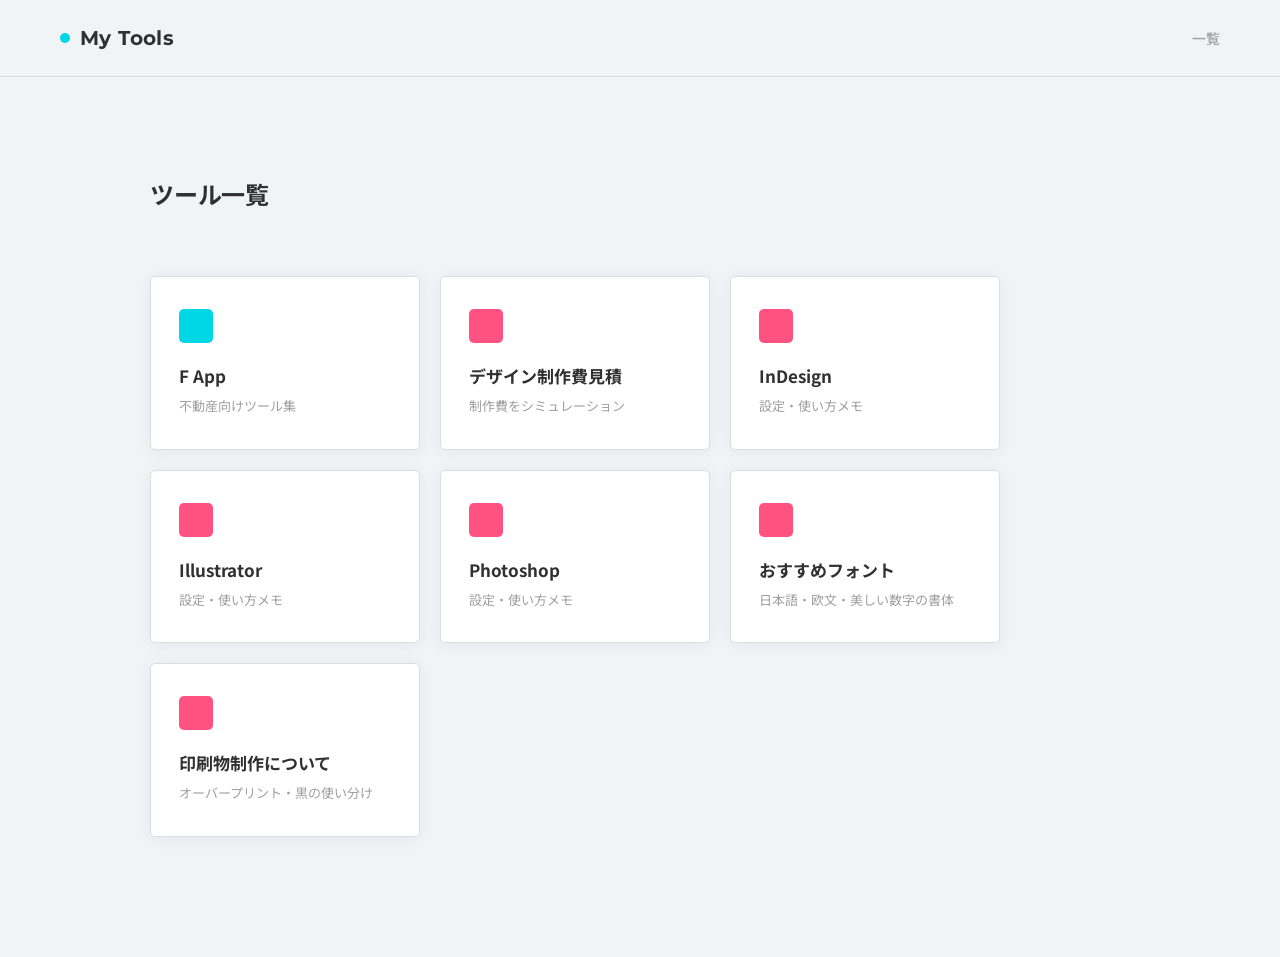
<file: index.html>
<!DOCTYPE html>
<html lang="ja">
<head>
<meta charset="UTF-8">
<meta name="viewport" content="width=device-width, initial-scale=1.0">
<title>My Tools</title>
<link href="https://fonts.googleapis.com/css2?family=Noto+Sans+JP:wght@300;400;500;700&family=Montserrat:wght@400;500;600;700&display=swap" rel="stylesheet">

<style>
:root {
  --bg: #f1f4f6;
  --surface: #ffffff;
  --border: #d9dee3;
  --text: #303030;
  --text-muted: #9f9f9f;
  --accent: #00d7e6;
  --accent2: #ff5281;
  --radius: 5px;
  --shadow: 0 2px 16px rgba(48,48,48,0.06);
  --shadow-lg: 0 10px 32px rgba(48,48,48,0.10);
}

* { box-sizing: border-box; }

body {
  margin: 0;
  font-family: 'Noto Sans JP', sans-serif;
  background: var(--bg);
  color: var(--text);
}

/* ヘッダー */
.header {
  display: flex;
  justify-content: space-between;
  align-items: center;
  padding: 26px 60px;
  font-size: 14px;
  border-bottom: 1px solid var(--border);
}

.logo {
  font-family: 'Montserrat', sans-serif;
  font-size: 20px;
  font-weight: 700;
  letter-spacing: 0.02em;
  color: var(--text);
  display: flex;
  align-items: center;
  gap: 10px;
}

.logo::before {
  content: "";
  display: inline-block;
  width: 10px;
  height: 10px;
  border-radius: 5px;
  background: var(--accent);
}

.nav a {
  margin-left: 30px;
  text-decoration: none;
  color: var(--text-muted);
  font-weight: 500;
  transition: color 0.15s;
}

.nav a:hover {
  color: var(--accent);
}

/* メイン */
.main {
  padding: 100px 60px 120px;
  max-width: 1100px;
  margin: 0 auto;
}

.eyebrow {
  font-family: 'Montserrat', sans-serif;
  font-size: 11px;
  font-weight: 600;
  letter-spacing: 0.14em;
  text-transform: uppercase;
  color: var(--accent);
  margin-bottom: 18px;
}

.title {
  font-size: 44px;
  font-weight: 700;
  line-height: 1.45;
  letter-spacing: -0.01em;
  margin-bottom: 8px;
  color: var(--text);
}

/* カード */
.apps {
  display: flex;
  flex-wrap: wrap;
  gap: 20px;
  margin-top: 64px;
}

.card {
  background: var(--surface);
  border: 1px solid var(--border);
  padding: 32px 28px;
  border-radius: 5px;
  box-shadow: var(--shadow);
  text-decoration: none;
  color: var(--text);
  width: 270px;
  transition: box-shadow 0.2s, transform 0.2s, border-color 0.2s;
}

.card:hover {
  transform: translateY(-4px);
  box-shadow: var(--shadow-lg);
  border-color: var(--accent);
}

.card:not([href="./F_App/F_App.html"]):hover {
  border-color: var(--accent2);
}

.card-mark {
  width: 34px;
  height: 34px;
  border-radius: 5px;
  background: var(--accent);
  margin-bottom: 20px;
}

.card:nth-of-type(2) .card-mark,
.card[href="./InDesign_settings/InDesign_settings.html"] .card-mark,
.card[href="./Illustrator_settings/Illustrator_settings.html"] .card-mark,
.card[href="./Photoshop_settings/Photoshop_settings.html"] .card-mark,
.card[href="./Recommended_fonts/Recommended_fonts.html"] .card-mark,
.card[href="./Print_production/Print_production.html"] .card-mark {
  background: var(--accent2);
}

.card h2 {
  margin: 0 0 8px;
  font-size: 17px;
  font-weight: 700;
}

.card p {
  font-size: 13px;
  color: var(--text-muted);
  line-height: 1.6;
  margin: 0;
}

.main .title { font-size: 24px; margin: 0 0 24px; }
:focus-visible { outline: 3px solid #185f83; outline-offset: 3px; }
@media(prefers-reduced-motion:reduce) { *, *::before, *::after { animation: none !important; transition: none !important; scroll-behavior: auto !important; } }
@media(max-width:600px) { .header { padding:20px 16px; } .main { padding:32px 16px 60px; } .apps { margin-top:24px; } .card { width:100%; } }
</style>
</head>

<body>

<div class="header">
  <div class="logo">My Tools</div>
  <div class="nav">
    <a href="#">一覧</a>
  </div>
</div>

<div class="main">
  <h1 class="title">ツール一覧</h1>

  <div class="apps">
    <a href="./F_App/F_App.html" class="card">
      <div class="card-mark"></div>
      <h2>F App</h2>
      <p>不動産向けツール集</p>
    </a>

    <a href="./Design_estimate/Design_estimate.html" class="card">
      <div class="card-mark"></div>
      <h2>デザイン制作費見積</h2>
      <p>制作費をシミュレーション</p>
    </a>
    <a href="./InDesign_settings/InDesign_settings.html" class="card"><div class="card-mark"></div><h2>InDesign</h2><p>設定・使い方メモ</p></a>
    <a href="./Illustrator_settings/Illustrator_settings.html" class="card"><div class="card-mark"></div><h2>Illustrator</h2><p>設定・使い方メモ</p></a>
    <a href="./Photoshop_settings/Photoshop_settings.html" class="card"><div class="card-mark"></div><h2>Photoshop</h2><p>設定・使い方メモ</p></a>
    <a href="./Recommended_fonts/Recommended_fonts.html" class="card"><div class="card-mark"></div><h2>おすすめフォント</h2><p>日本語・欧文・美しい数字の書体</p></a>
    <a href="./Print_production/Print_production.html" class="card"><div class="card-mark"></div><h2>印刷物制作について</h2><p>オーバープリント・黒の使い分け</p></a>
  </div>
</div>

</body>
</html>
</file>
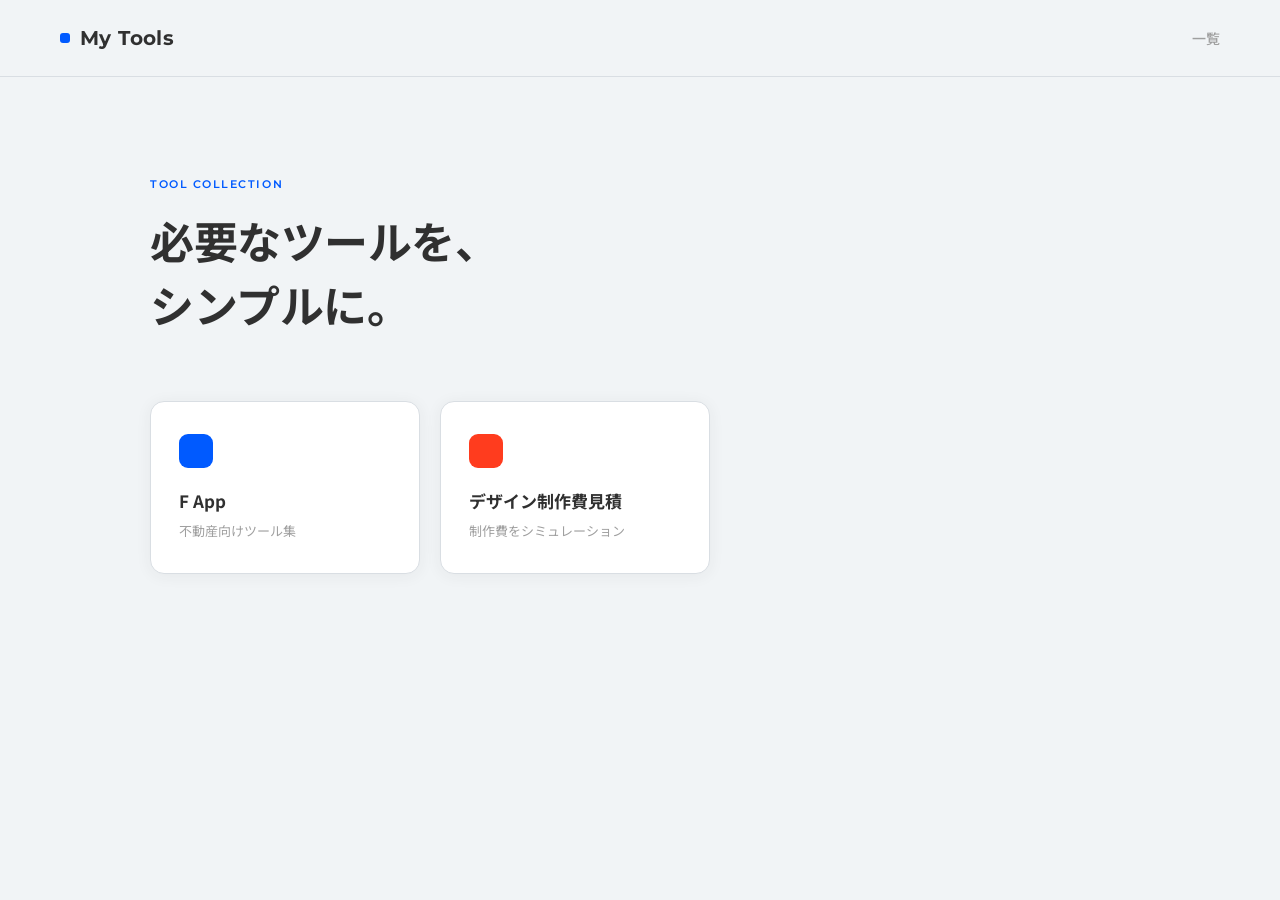
<file: Fapp-Mapp-tools/index.html>
<!DOCTYPE html>
<html lang="ja">
<head>
<meta charset="UTF-8">
<meta name="viewport" content="width=device-width, initial-scale=1.0">
<title>My Tools</title>
<link href="https://fonts.googleapis.com/css2?family=Noto+Sans+JP:wght@300;400;500;700&family=Montserrat:wght@400;500;600;700&display=swap" rel="stylesheet">

<style>
:root {
  --bg: #f1f4f6;
  --bg-deep: #dfe4ea;
  --surface: #ffffff;
  --border: #d9dee3;
  --text: #303030;
  --text-muted: #9f9f9f;
  --text-faint: #b0b0b0;
  --accent: #005aff;
  --accent2: #ff3c1e;
  --radius: 14px;
  --shadow: 0 2px 16px rgba(48,48,48,0.06);
  --shadow-lg: 0 10px 32px rgba(48,48,48,0.10);
}

* { box-sizing: border-box; }

body {
  margin: 0;
  font-family: 'Noto Sans JP', sans-serif;
  background: var(--bg);
  color: var(--text);
}

/* ヘッダー */
.header {
  display: flex;
  justify-content: space-between;
  align-items: center;
  padding: 26px 60px;
  font-size: 14px;
  border-bottom: 1px solid var(--border);
}

.logo {
  font-family: 'Montserrat', sans-serif;
  font-size: 20px;
  font-weight: 700;
  letter-spacing: 0.02em;
  color: var(--text);
  display: flex;
  align-items: center;
  gap: 10px;
}

.logo::before {
  content: "";
  display: inline-block;
  width: 10px;
  height: 10px;
  border-radius: 3px;
  background: var(--accent);
}

.nav a {
  margin-left: 30px;
  text-decoration: none;
  color: var(--text-muted);
  font-weight: 500;
  transition: color 0.15s;
}

.nav a:hover {
  color: var(--accent);
}

/* メイン */
.main {
  padding: 100px 60px 120px;
  max-width: 1100px;
  margin: 0 auto;
}

.eyebrow {
  font-family: 'Montserrat', sans-serif;
  font-size: 11px;
  font-weight: 600;
  letter-spacing: 0.14em;
  text-transform: uppercase;
  color: var(--accent);
  margin-bottom: 18px;
}

.title {
  font-size: 44px;
  font-weight: 700;
  line-height: 1.45;
  letter-spacing: -0.01em;
  margin-bottom: 8px;
  color: var(--text);
}

/* カード */
.apps {
  display: flex;
  flex-wrap: wrap;
  gap: 20px;
  margin-top: 64px;
}

.card {
  background: var(--surface);
  border: 1px solid var(--border);
  padding: 32px 28px;
  border-radius: var(--radius);
  box-shadow: var(--shadow);
  text-decoration: none;
  color: var(--text);
  width: 270px;
  transition: box-shadow 0.2s, transform 0.2s, border-color 0.2s;
}

.card:hover {
  transform: translateY(-4px);
  box-shadow: var(--shadow-lg);
  border-color: var(--accent);
}

.card-mark {
  width: 34px;
  height: 34px;
  border-radius: 9px;
  background: var(--accent);
  margin-bottom: 20px;
}

.card:nth-of-type(2) .card-mark {
  background: var(--accent2);
}

.card h2 {
  margin: 0 0 8px;
  font-size: 17px;
  font-weight: 700;
}

.card p {
  font-size: 13px;
  color: var(--text-muted);
  line-height: 1.6;
  margin: 0;
}
</style>
</head>

<body>

<div class="header">
  <div class="logo">My Tools</div>
  <div class="nav">
    <a href="#">一覧</a>
  </div>
</div>

<div class="main">
  <div class="eyebrow">Tool Collection</div>
  <div class="title">
    必要なツールを、<br>
    シンプルに。
  </div>

  <div class="apps">
    <a href="./F_App/F_App.html" class="card">
      <div class="card-mark"></div>
      <h2>F App</h2>
      <p>不動産向けツール集</p>
    </a>

    <a href="./Design_estimate/Design_estimate.html" class="card">
      <div class="card-mark"></div>
      <h2>デザイン制作費見積</h2>
      <p>制作費をシミュレーション</p>
    </a>
  </div>
</div>

</body>
</html>
</file>
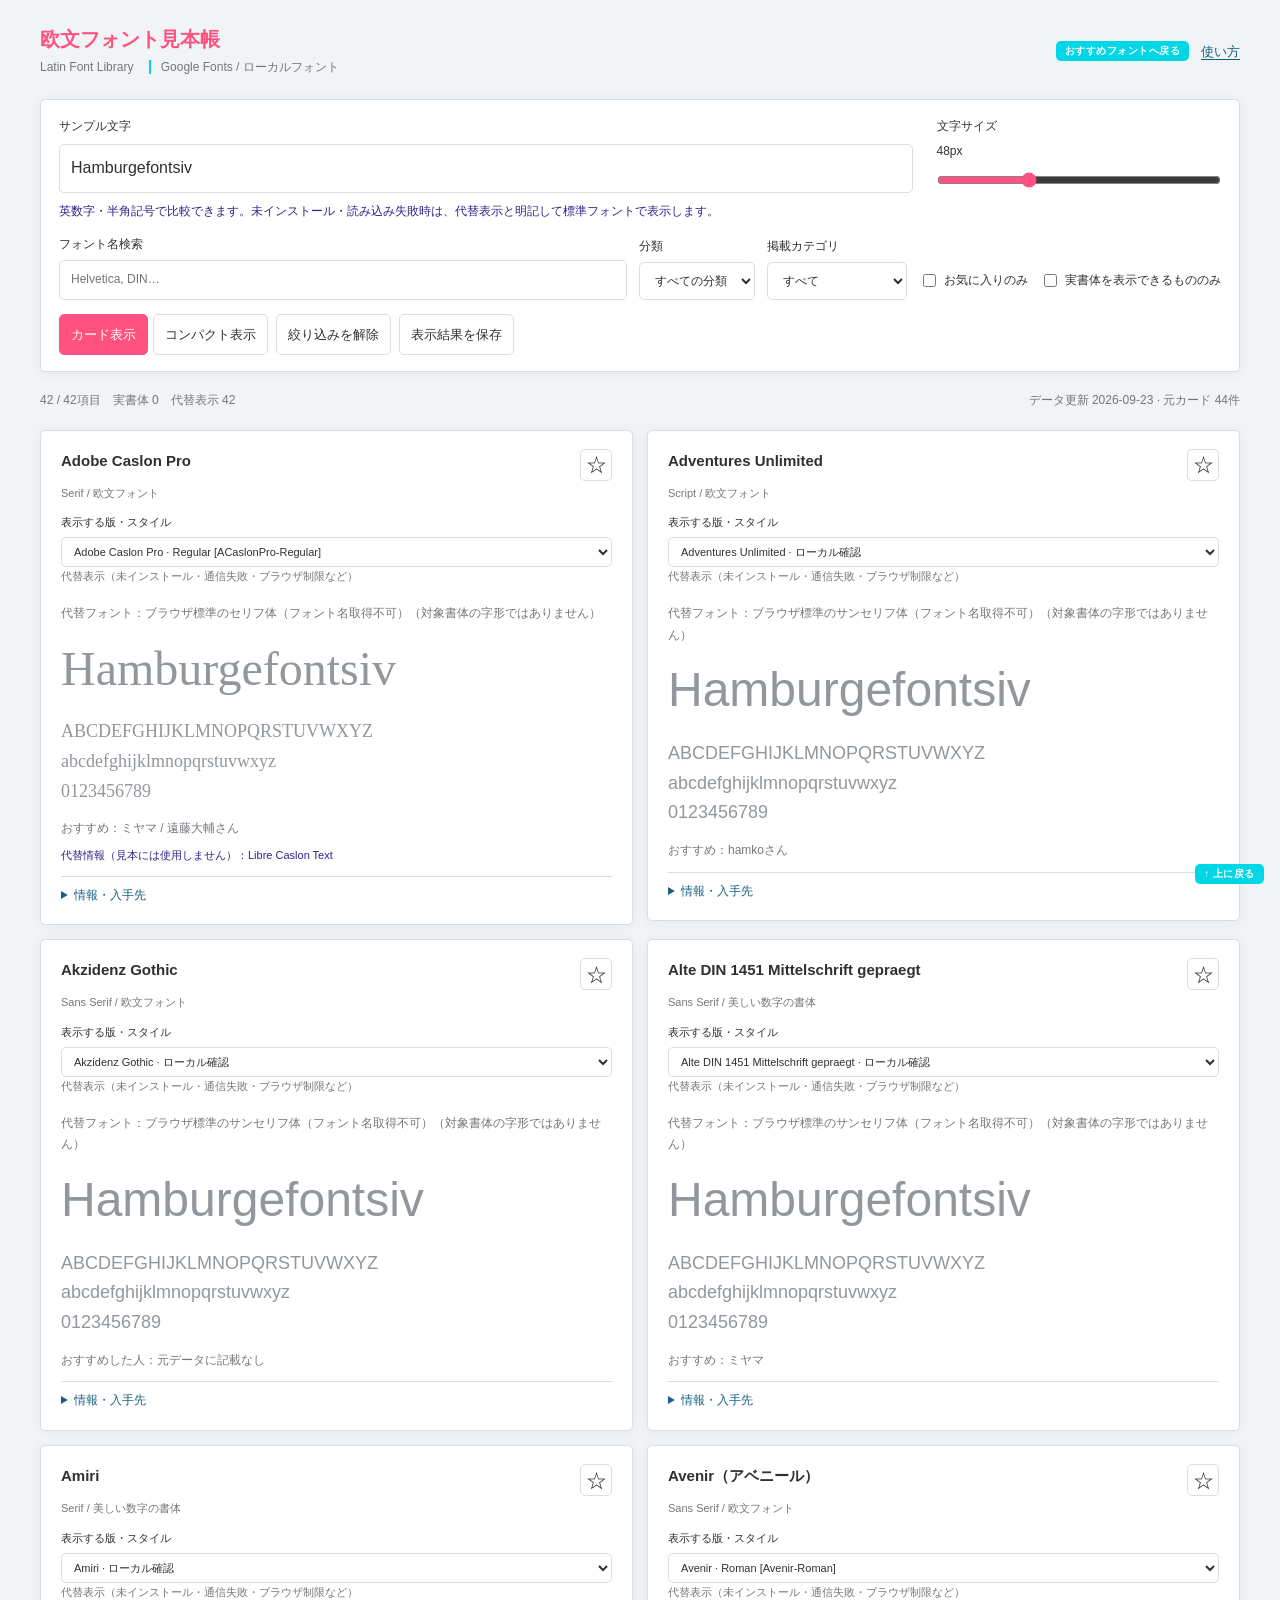
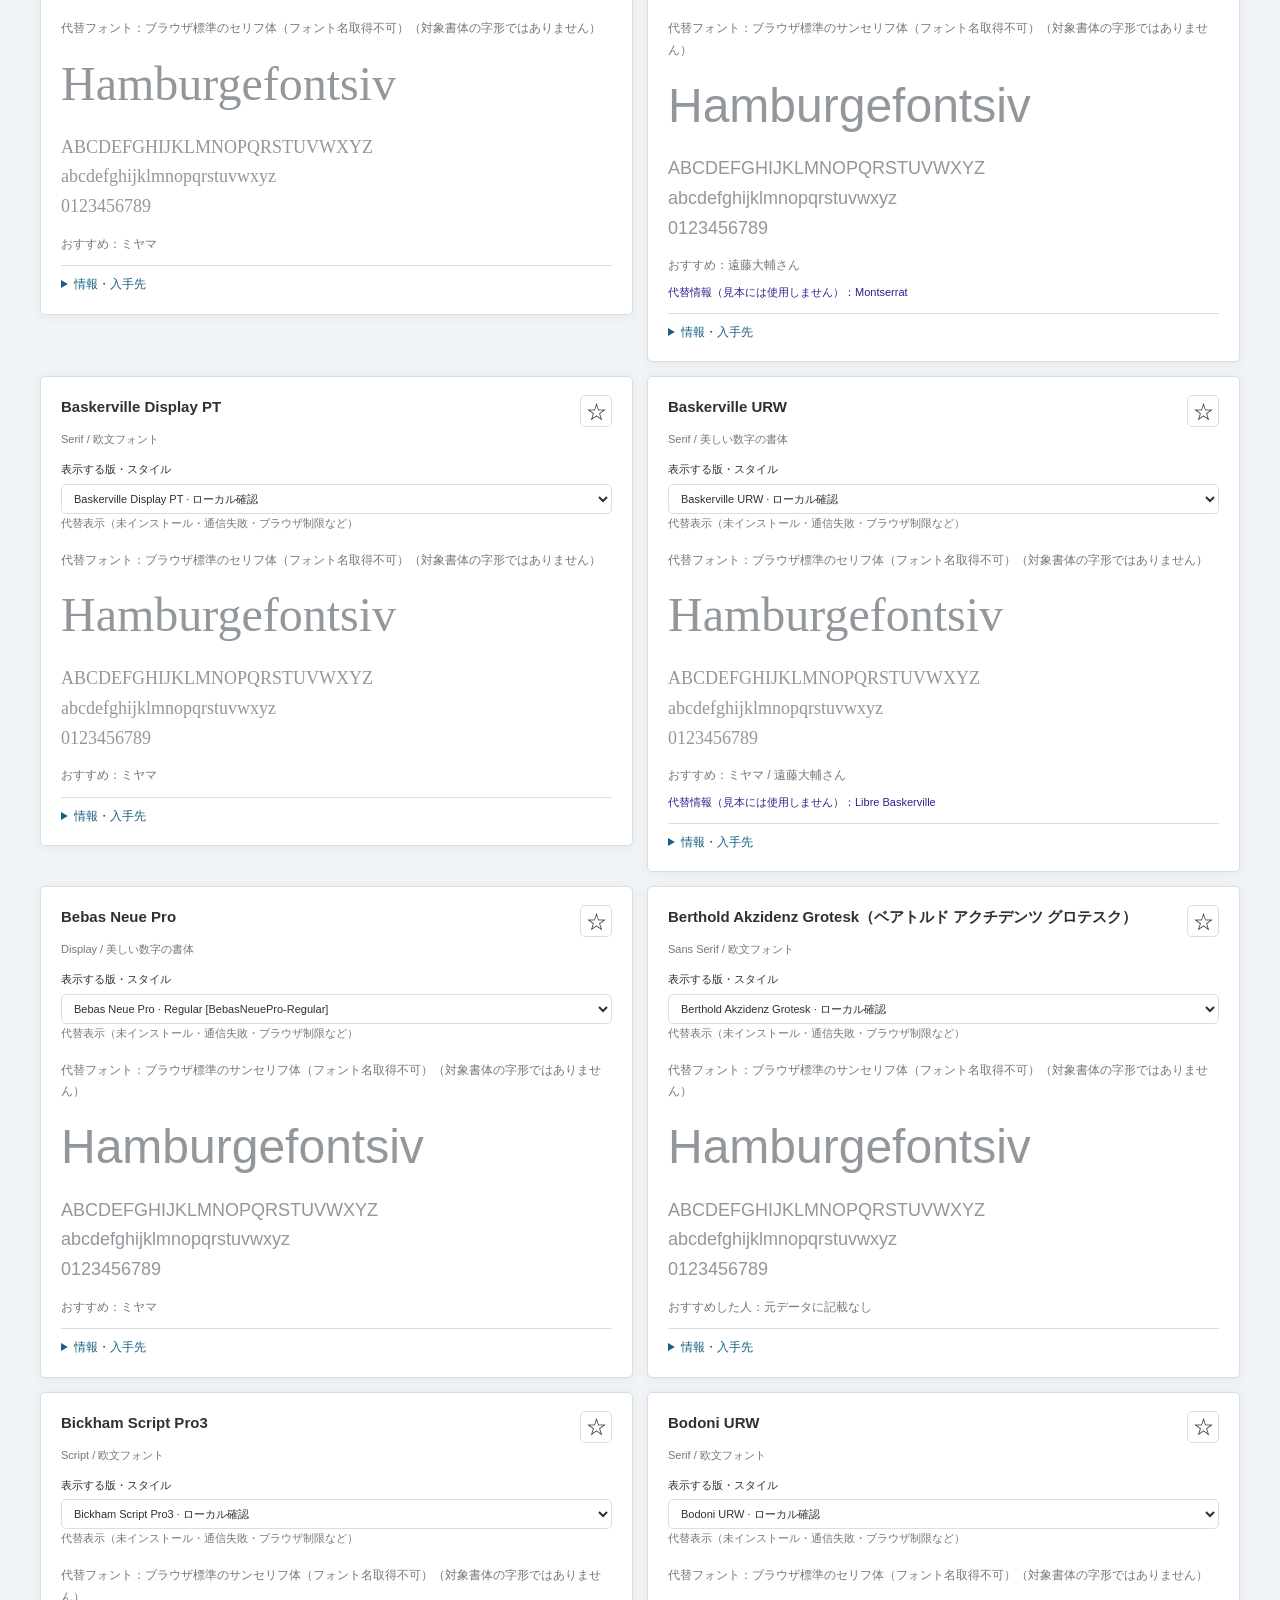
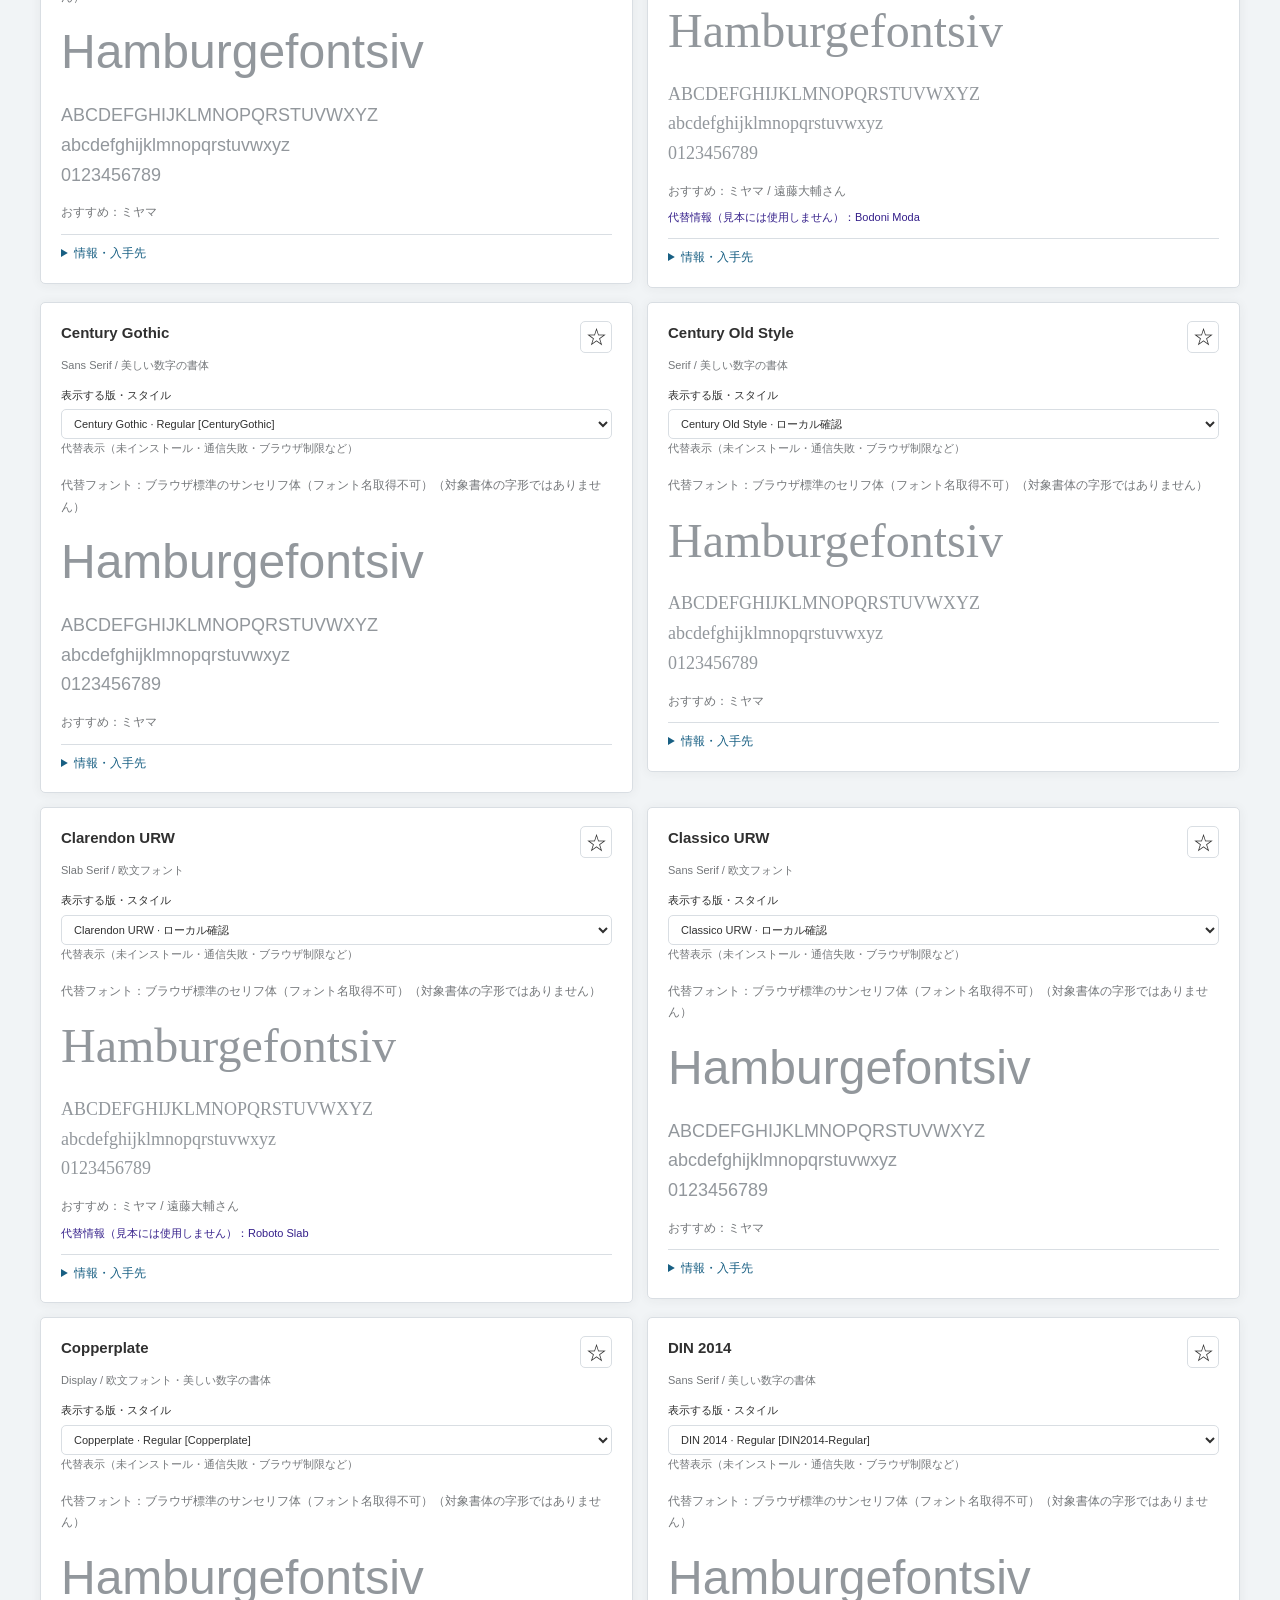
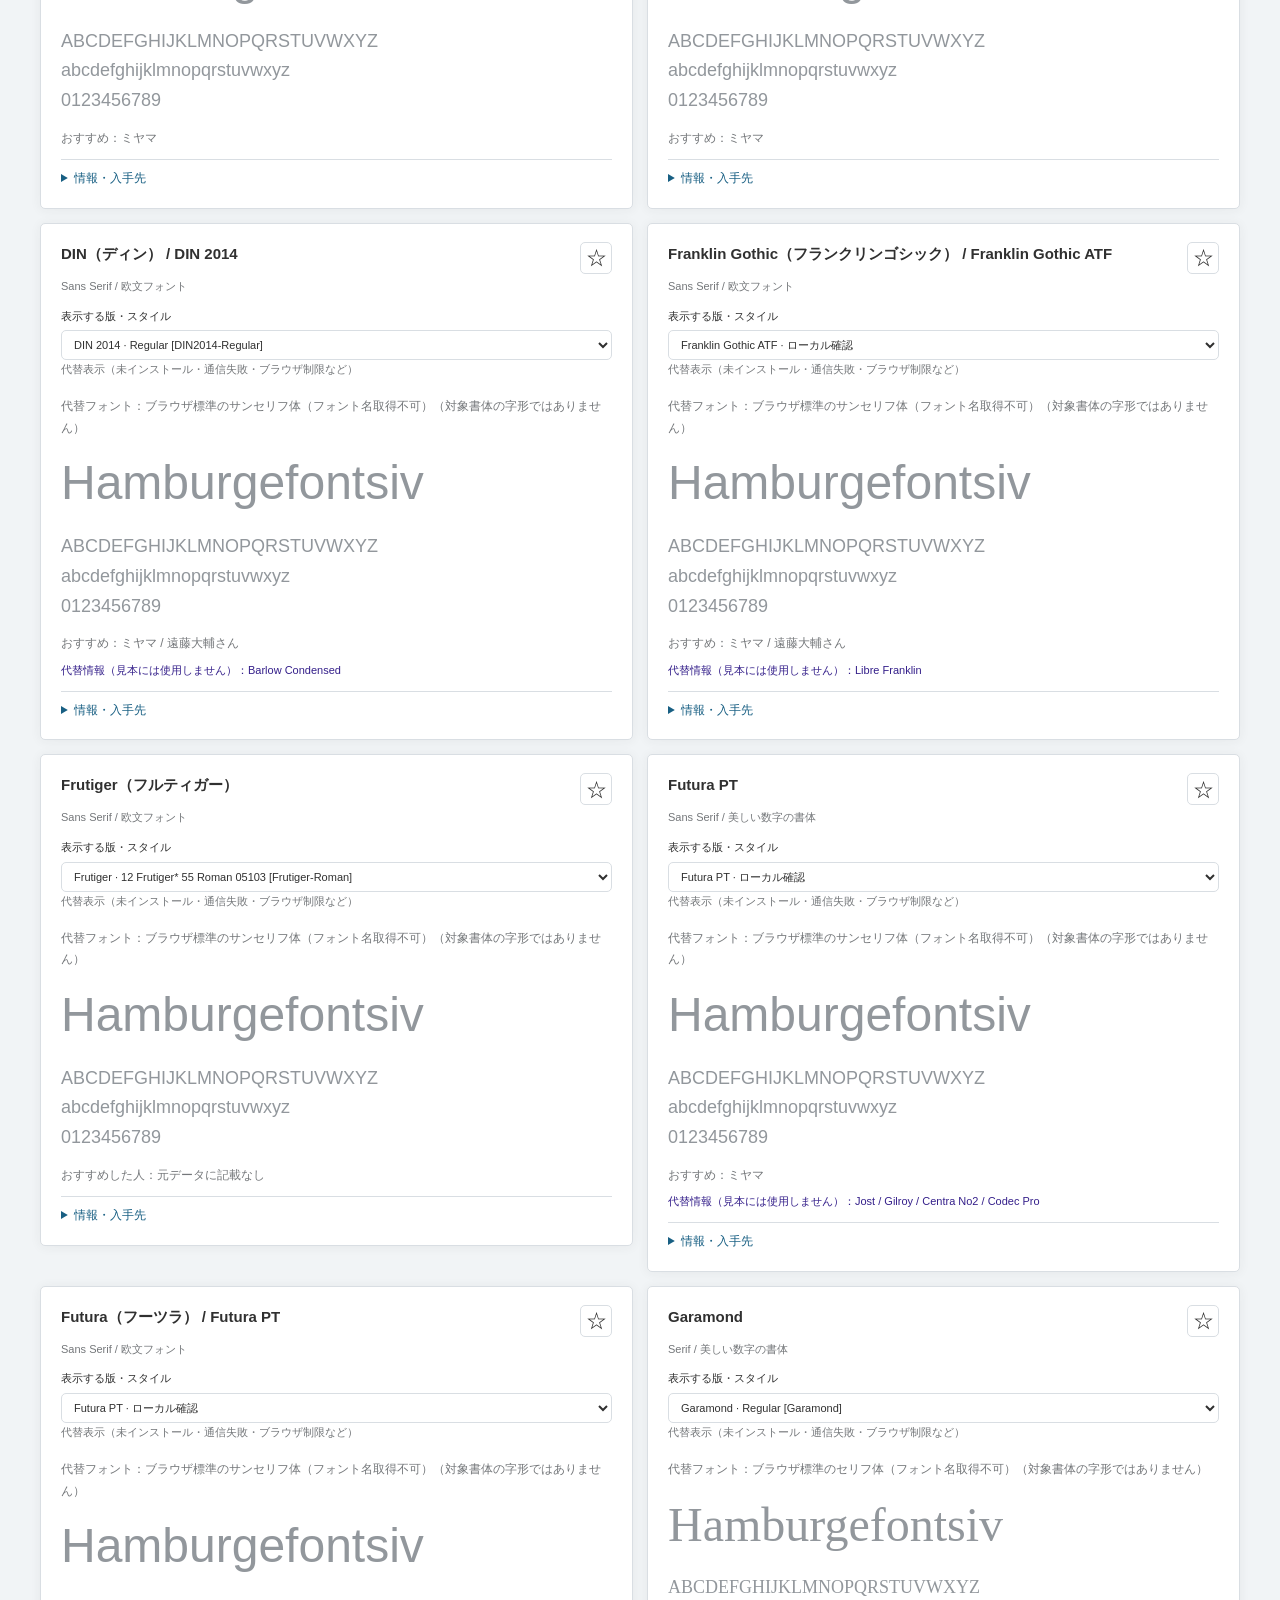
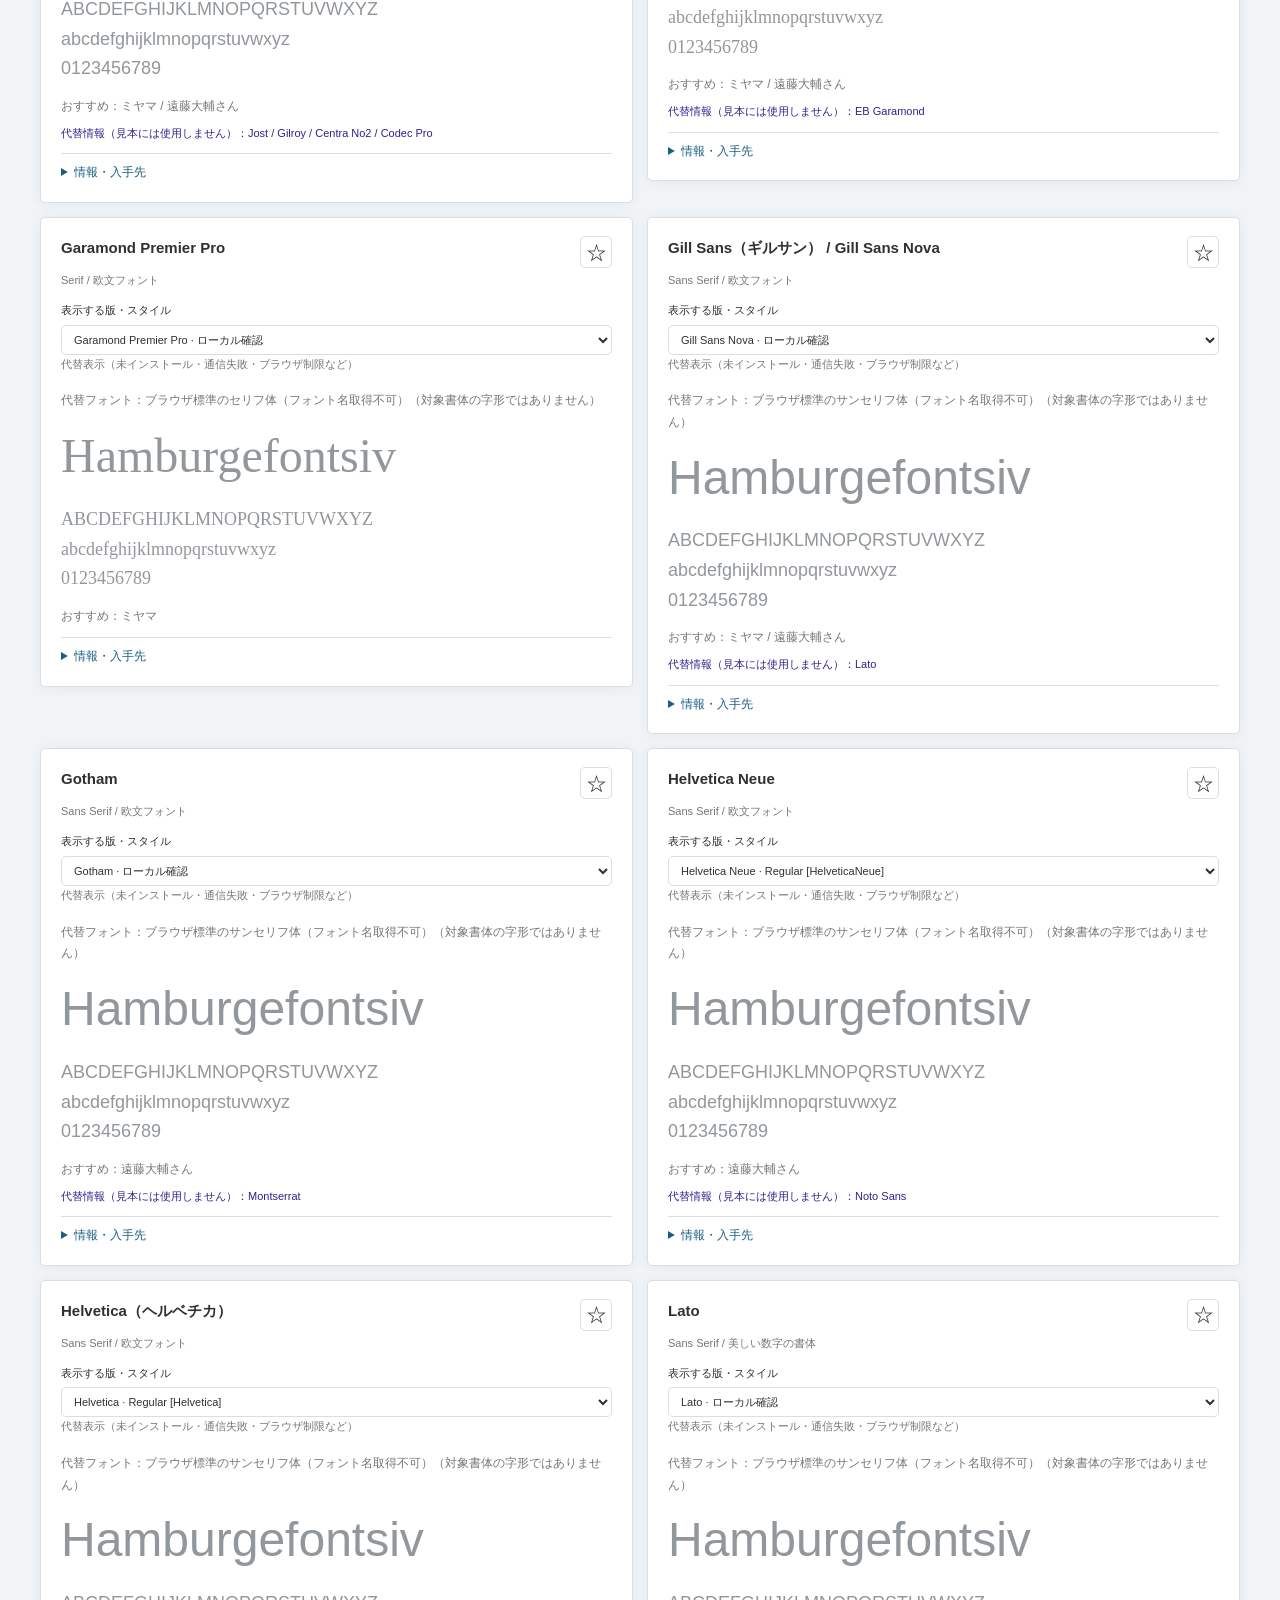
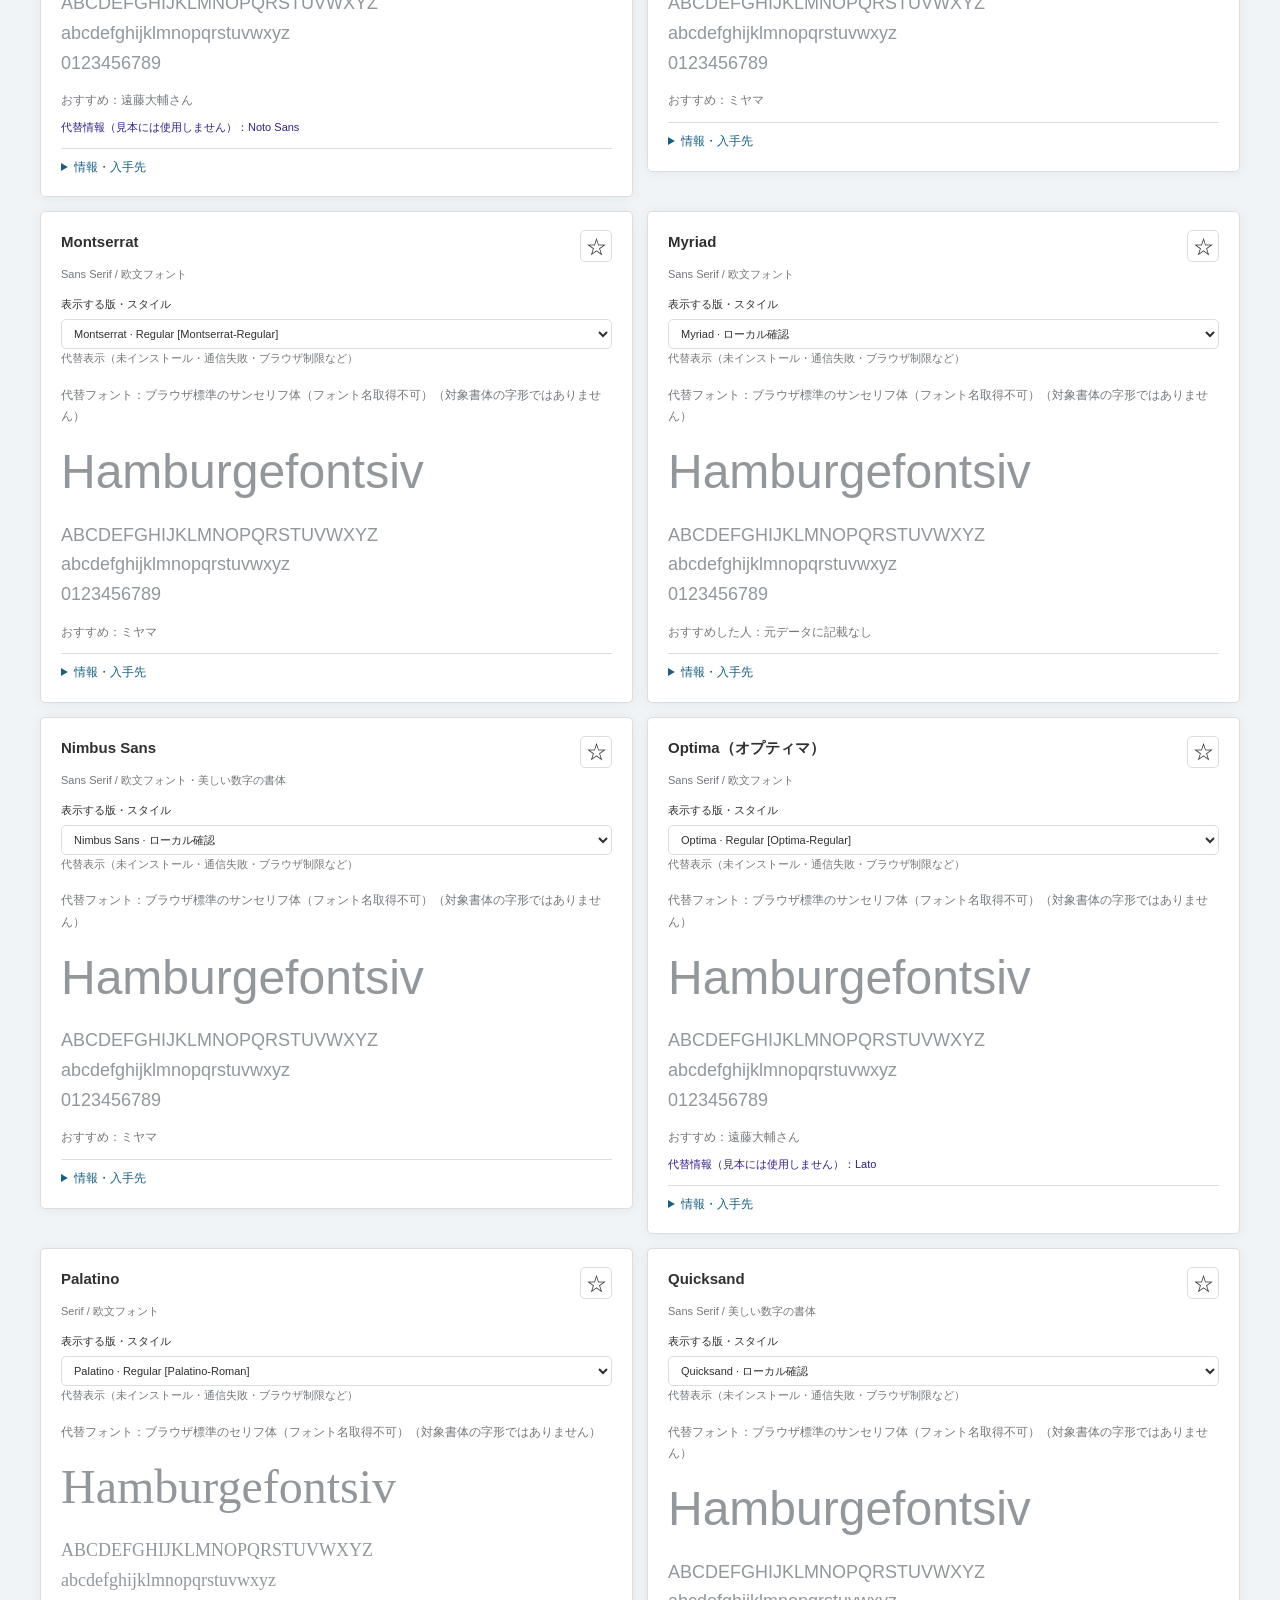
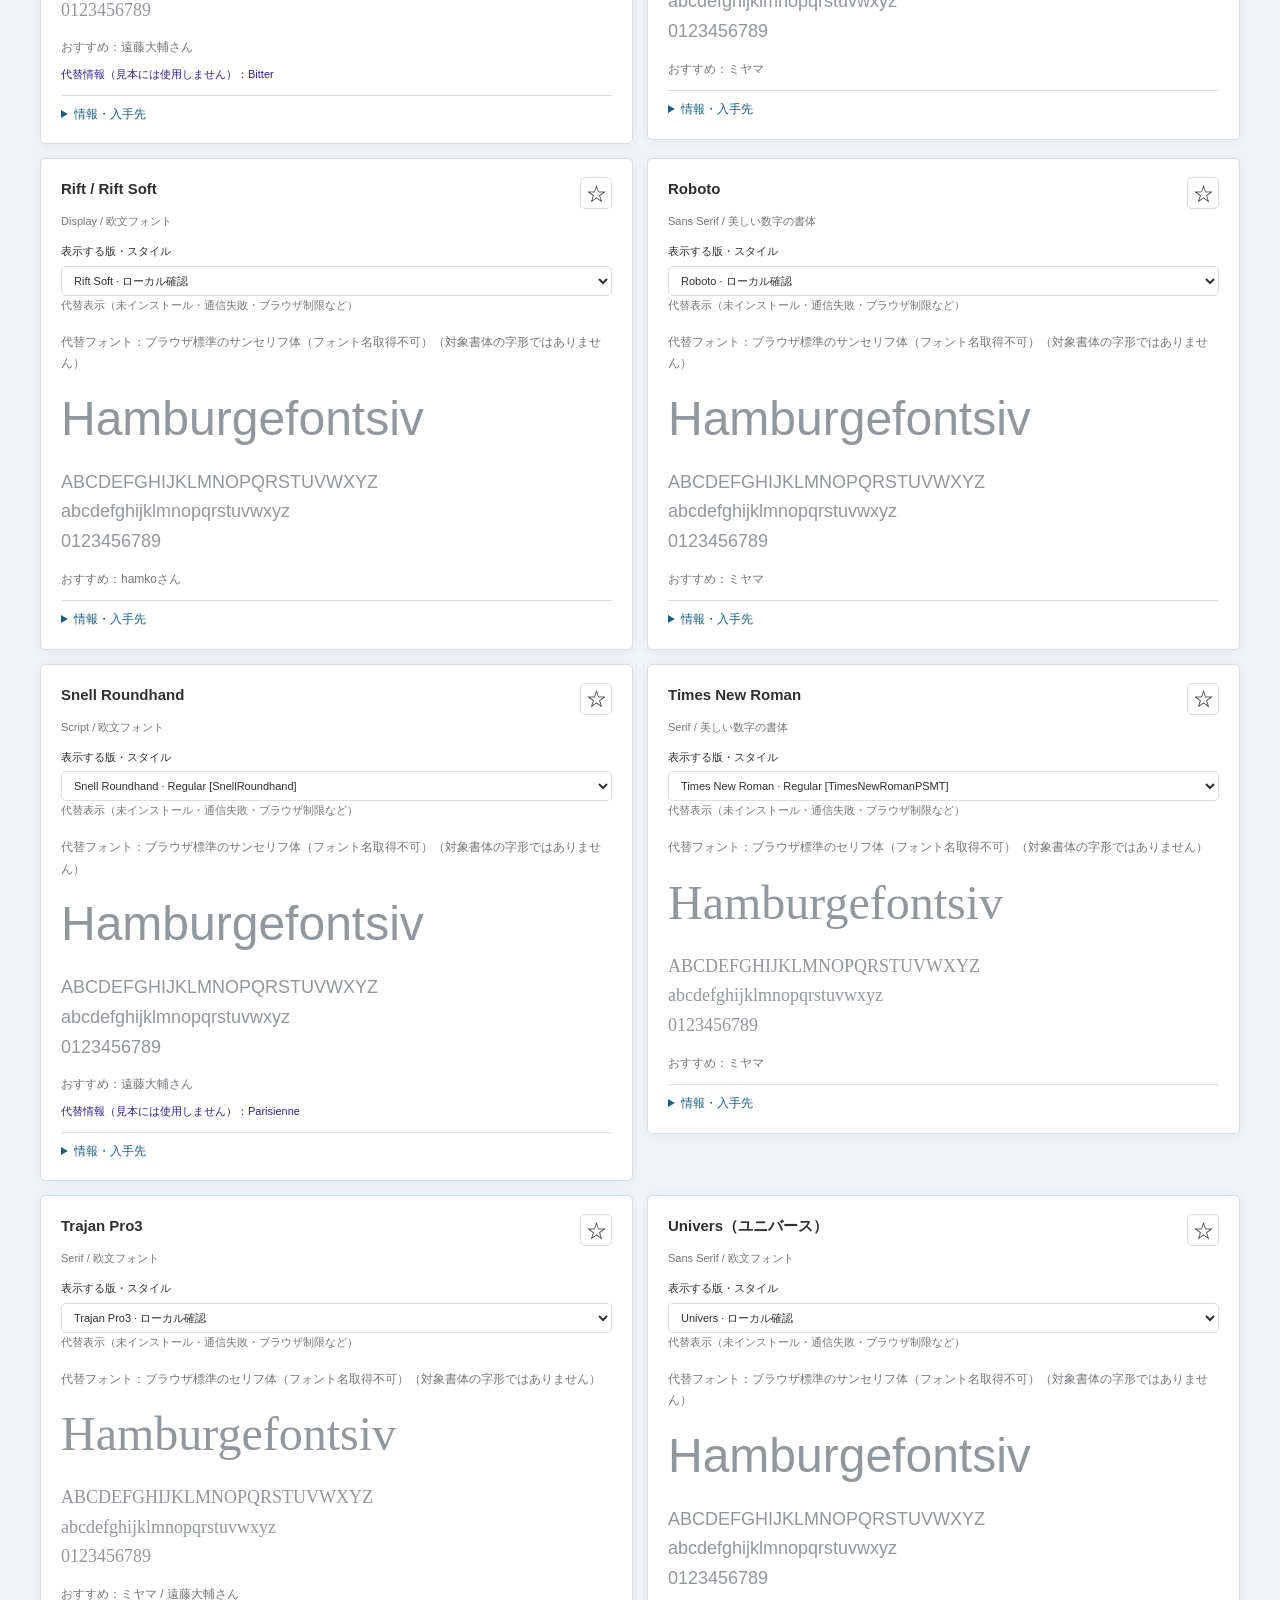
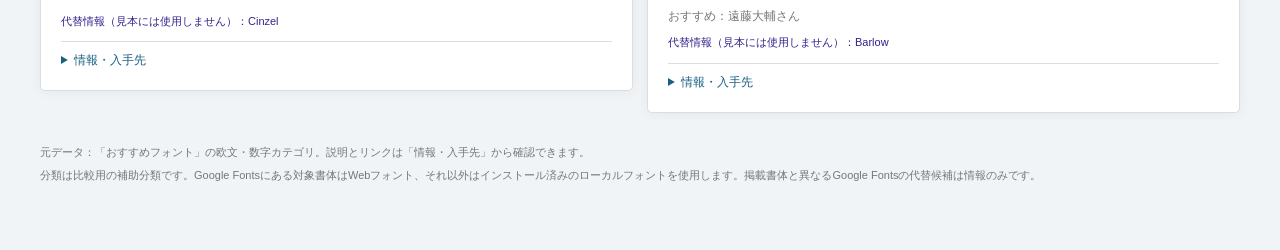
<file: Latin_Font_Library/index.html>
<!doctype html>
<html lang="ja">
<head>
<meta charset="utf-8">
<meta name="viewport" content="width=device-width, initial-scale=1">
<meta http-equiv="Content-Security-Policy" content="default-src 'none'; script-src 'self'; style-src 'self' https://fonts.googleapis.com; font-src https://fonts.gstatic.com; img-src 'self' data:; connect-src 'none'; base-uri 'none'; form-action 'none'">
<title>欧文フォント見本帳 | Latin Font Library</title>
<link rel="stylesheet" href="style.css">
<script src="font-data.js" defer></script>
<script src="app.js" defer></script>
</head>
<body id="page-top">
<header><div><h1>欧文フォント見本帳</h1><p class="subtitle">Latin Font Library <span>Google Fonts / ローカルフォント</span></p></div><div class="header-actions"><a class="home-btn" id="back-to-fonts" href="../Recommended_fonts/Recommended_fonts.html">おすすめフォントへ戻る</a><a href="README.md">使い方</a></div></header>
<main>
<section class="controls" aria-label="比較の設定">
<div class="primary-controls"><label class="sample-label" for="sample">サンプル文字<input id="sample" type="text" value="Hamburgefontsiv" maxlength="300" spellcheck="false" autocomplete="off" aria-describedby="sample-note"></label><label for="size">文字サイズ <output id="size-value" for="size">48px</output><input id="size" type="range" min="24" max="100" value="48"></label></div>
<p id="sample-note" class="note">英数字・半角記号で比較できます。未インストール・読み込み失敗時は、代替表示と明記して標準フォントで表示します。</p>
<div class="filter-controls"><label for="search">フォント名検索<input id="search" type="search" placeholder="Helvetica, DIN…"></label><label for="category">分類<select id="category"><option value="">すべての分類</option><option>Serif</option><option>Sans Serif</option><option>Script</option><option>Display</option><option>Slab Serif</option><option>その他</option></select></label><label for="source">掲載カテゴリ<select id="source"><option value="">すべて</option><option>欧文フォント</option><option>美しい数字の書体</option></select></label><label class="check"><input id="favorites-only" type="checkbox">お気に入りのみ</label><label class="check"><input id="available-only" type="checkbox">実書体を表示できるもののみ</label></div>
<div class="toolbar"><div class="mode" role="group" aria-label="表示モード"><button id="cards-mode" type="button" aria-pressed="true">カード表示</button><button id="compact-mode" type="button" aria-pressed="false">コンパクト表示</button></div><button id="reset" type="button">絞り込みを解除</button><button id="export-report" type="button">表示結果を保存</button></div>
<p id="storage-warning" class="note" hidden>このブラウザではお気に入りを保存できません。今回開いている間のみ保持します。</p>
</section>
<div class="results-bar"><p id="count" role="status" aria-live="polite">フォントを確認しています…</p><p id="updated"></p></div>
<p id="empty" hidden>該当するフォントがありません。検索条件を変更してください。</p>
<div id="library" class="library"></div>
<noscript><p>このページの表示にはJavaScriptを有効にしてください。</p></noscript>
<footer><p>元データ：「おすすめフォント」の欧文・数字カテゴリ。説明とリンクは「情報・入手先」から確認できます。</p><p>分類は比較用の補助分類です。Google Fontsにある対象書体はWebフォント、それ以外はインストール済みのローカルフォントを使用します。掲載書体と異なるGoogle Fontsの代替候補は情報のみです。</p></footer>
</main>
<a class="home-btn back-to-top" href="#page-top" aria-label="ページの上に戻る">↑ 上に戻る</a>
</body>
</html>
</file>
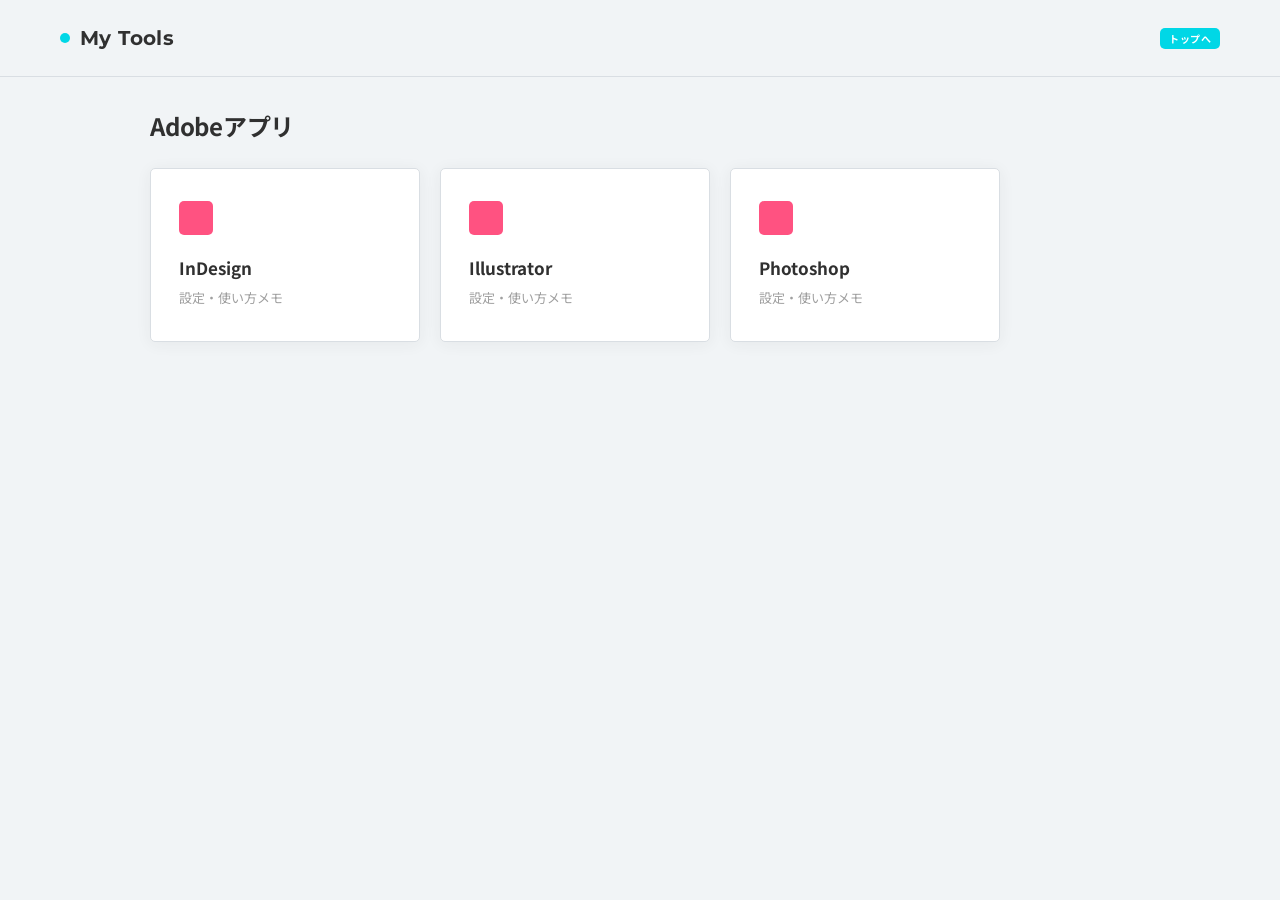
<file: Adobe_apps/Adobe_apps.html>
<!DOCTYPE html>
<html lang="ja">
<head>
<meta charset="UTF-8">
<meta name="viewport" content="width=device-width, initial-scale=1.0">
<title>Adobeアプリ | My Tools</title>
<link href="https://fonts.googleapis.com/css2?family=Noto+Sans+JP:wght@400;500;700&family=Montserrat:wght@400;500;600;700&display=swap" rel="stylesheet">
<style>
:root {
  --bg: #f1f4f6;
  --surface: #ffffff;
  --border: #d9dee3;
  --text: #303030;
  --text-muted: #9f9f9f;
  --accent: #00d7e6;
  --accent2: #ff5281;
  --radius: 5px;
  --shadow: 0 2px 16px rgba(48,48,48,0.06);
  --shadow-lg: 0 10px 32px rgba(48,48,48,0.10);
}

* { box-sizing: border-box; }

body {
  margin: 0;
  font-family: 'Noto Sans JP', sans-serif;
  background: var(--bg);
  color: var(--text);
}

/* ヘッダー */
.header {
  display: flex;
  justify-content: space-between;
  align-items: center;
  padding: 26px 60px;
  font-size: 14px;
  border-bottom: 1px solid var(--border);
}

.logo {
  font-family: 'Montserrat', sans-serif;
  font-size: 20px;
  font-weight: 700;
  letter-spacing: 0.02em;
  color: var(--text);
  display: flex;
  align-items: center;
  gap: 10px;
}

.logo::before {
  content: "";
  display: inline-block;
  width: 10px;
  height: 10px;
  border-radius: 5px;
  background: var(--accent);
}

.nav a {
  margin-left: 30px;
  text-decoration: none;
  color: var(--text-muted);
  font-weight: 500;
  transition: color 0.15s;
}

.nav a:hover {
  color: var(--accent);
}

/* メイン */
.main {
  padding: 100px 60px 120px;
  max-width: 1100px;
  margin: 0 auto;
}

.eyebrow {
  font-family: 'Montserrat', sans-serif;
  font-size: 11px;
  font-weight: 600;
  letter-spacing: 0.14em;
  text-transform: uppercase;
  color: var(--accent);
  margin-bottom: 18px;
}

.title {
  font-size: 44px;
  font-weight: 700;
  line-height: 1.45;
  letter-spacing: -0.01em;
  margin-bottom: 8px;
  color: var(--text);
}

/* カード */
.apps {
  display: flex;
  flex-wrap: wrap;
  gap: 20px;
  margin-top: 64px;
}

.card {
  background: var(--surface);
  border: 1px solid var(--border);
  padding: 32px 28px;
  border-radius: 5px;
  box-shadow: var(--shadow);
  text-decoration: none;
  color: var(--text);
  width: 270px;
  transition: box-shadow 0.2s, transform 0.2s, border-color 0.2s;
}

.card:hover {
  transform: translateY(-4px);
  box-shadow: var(--shadow-lg);
  border-color: var(--accent);
}

.card:not([href="./F_App/F_App.html"]):hover {
  border-color: var(--accent2);
}

.card-mark {
  width: 34px;
  height: 34px;
  border-radius: 5px;
  background: var(--accent);
  margin-bottom: 20px;
}

.card:nth-of-type(2) .card-mark,
.card[href="./Adobe_apps/Adobe_apps.html"] .card-mark,
.card[href="./Recommended_fonts/Recommended_fonts.html"] .card-mark,
.card[href="./Print_production/Print_production.html"] .card-mark,
.card[href="./Typesetting/Typesetting.html"] .card-mark {
  background: var(--accent2);
}

.card h2 {
  margin: 0 0 8px;
  font-size: 17px;
  font-weight: 700;
}

.card p {
  font-size: 13px;
  color: var(--text-muted);
  line-height: 1.6;
  margin: 0;
}

.main .title { font-size: 24px; margin: 0 0 24px; }
:focus-visible { outline: 3px solid #185f83; outline-offset: 3px; }
@media(prefers-reduced-motion:reduce) { *, *::before, *::after { animation: none !important; transition: none !important; scroll-behavior: auto !important; } }
@media(max-width:600px) { .header { padding:20px 16px; } .main { padding:32px 16px 60px; } .apps { margin-top:24px; } .card { width:100%; } }

.main { padding-top:32px; }
.apps { margin-top:24px; }
.card .card-mark { background:var(--accent2); }
.home-btn { display:inline-block; padding:3px 9px; background:var(--accent); color:#fff; font-size:10px; font-weight:700; line-height:normal; letter-spacing:.5px; text-decoration:none; border-radius:5px; }
.home-btn:hover { background:var(--accent2); }
</style>
</head>
<body>
<header class="header"><div class="logo">My Tools</div><a class="home-btn" href="../index.html">トップへ</a></header>
<main class="main"><h1 class="title">Adobeアプリ</h1><nav class="apps" aria-label="Adobeアプリ一覧">
<a href="../InDesign_settings/InDesign_settings.html" class="card"><div class="card-mark"></div><h2>InDesign</h2><p>設定・使い方メモ</p></a>
<a href="../Illustrator_settings/Illustrator_settings.html" class="card"><div class="card-mark"></div><h2>Illustrator</h2><p>設定・使い方メモ</p></a>
<a href="../Photoshop_settings/Photoshop_settings.html" class="card"><div class="card-mark"></div><h2>Photoshop</h2><p>設定・使い方メモ</p></a>
</nav></main>
</body>
</html>
</file>
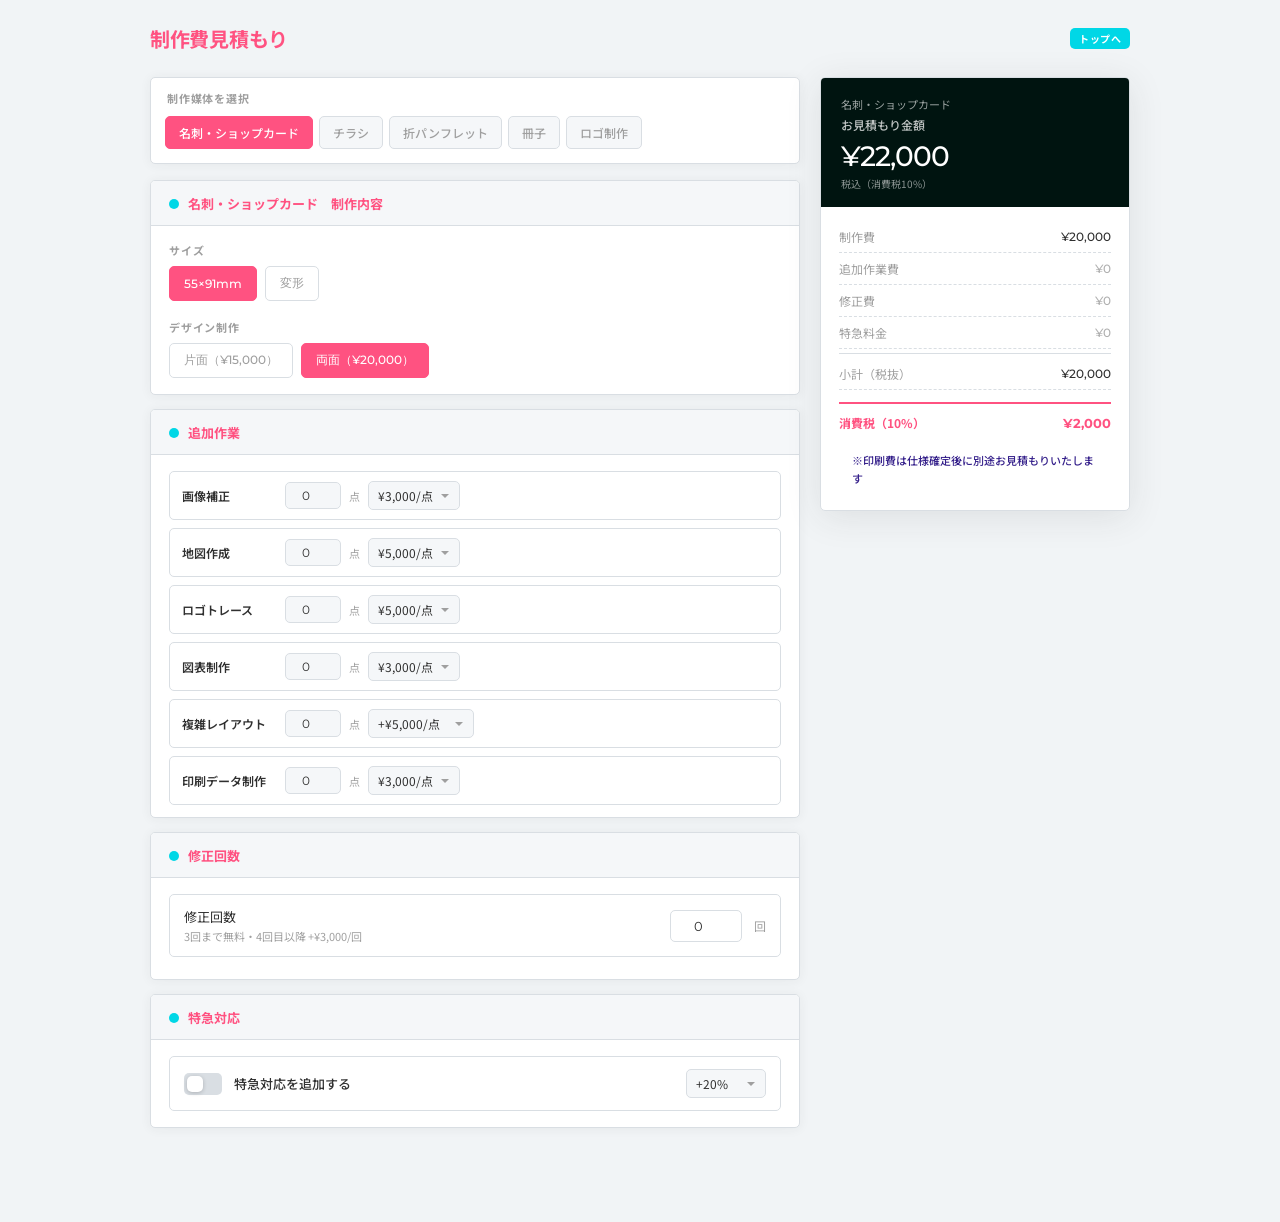
<file: Design_estimate/Design_estimate.html>
<!DOCTYPE html>
<html lang="ja">
<head>
<meta charset="UTF-8">
<meta name="viewport" content="width=device-width, initial-scale=1.0">
<title>制作費見積もり</title>
<link href="https://fonts.googleapis.com/css2?family=Noto+Sans+JP:wght@300;400;500;600;700&family=Montserrat:wght@400;500;600;700&display=swap" rel="stylesheet">
<style>
:root {
  --bg: #f1f4f6;
  --surface: #ffffff;
  --surface2: #f5f7f9;
  --border: #d9dee3;
  --result-bg: #001410;
  --accent: #ff5281;
  --accent2: #00d7e6;
  --text: #303030;
  --text-muted: #9f9f9f;
  --text-light: #b0b0b0;
  --message-color: #341f8a;
  --radius: 5px;
  --shadow: 0 1px 12px rgba(48,48,48,0.06);
  --shadow-lg: 0 6px 36px rgba(48,48,48,0.10);
}
* { box-sizing: border-box; margin: 0; padding: 0; }
body {
  font-family: 'Noto Sans JP', sans-serif;
  background: var(--bg);
  color: var(--text);
  min-height: 100vh;
  padding: 24px 16px 80px;
}
.page-header {
  max-width: 980px;
  margin: 0 auto 24px;
  display: flex;
  align-items: center;
  justify-content: space-between;
  flex-wrap: wrap;
  gap: 12px;
}
.header-left h1 { font-size: 20px; font-weight: 700; letter-spacing: -0.3px; color: var(--accent); }
.header-left .sub { font-size: 11px; color: var(--text-muted); margin-bottom: 4px; }
.badge { background: var(--accent); color: #fff; font-size: 10px; font-weight: 700; padding: 3px 9px; border-radius: 5px; letter-spacing: 0.5px; }
.layout {
  max-width: 980px;
  margin: 0 auto;
  display: grid;
  grid-template-columns: 1fr 310px;
  gap: 20px;
  align-items: start;
}
@media (max-width: 760px) { .layout { grid-template-columns: 1fr; } 
}
.home-btn {
  display: inline-block;
  padding: 3px 9px;
  background: var(--accent2);
  color: #fff;
  font-size: 10px;
  font-weight: 700;
  text-decoration: none;
  border-radius: 5px;
  letter-spacing: 0.5px;
}

/* Tabs */
.tabs-wrap { background: var(--surface); border: 1px solid var(--border); border-radius: 5px; box-shadow: var(--shadow); margin-bottom: 16px; overflow: hidden; }
.tabs-label { padding: 12px 16px 0; font-size: 11px; font-weight: 700; color: var(--text-muted); text-transform: uppercase; letter-spacing: 0.8px; }
.tabs { display: flex; flex-wrap: wrap; gap: 6px; padding: 10px 14px 14px; }
.tab-btn { border: 1.5px solid var(--border); background: var(--surface2); border-radius: 5px; padding: 7px 13px; cursor: pointer; font-family: 'Noto Sans JP', sans-serif; font-size: 12px; font-weight: 500; color: var(--text-muted); transition: all 0.15s; user-select: none; white-space: nowrap; }
.tab-btn:hover { border-color: var(--accent); color: var(--accent); }
.tab-btn.active { border-color: var(--accent); background: var(--accent); color: #fff; }

/* Cards */
.card { background: var(--surface); border: 1px solid var(--border); border-radius: 5px; box-shadow: var(--shadow); overflow: hidden; margin-bottom: 14px; }
.card-header { padding: 13px 18px 12px; border-bottom: 1px solid var(--border); background: var(--surface2); display: flex; align-items: center; gap: 9px; }
.card-mark { width: 10px; height: 10px; border-radius: 5px; background: var(--accent2); flex-shrink: 0; }
.card-header h2 { font-size: 13px; font-weight: 700; color: var(--accent); }
.card-body { padding: 16px 18px; }

.section-label { font-size: 11px; font-weight: 700; color: var(--text-muted); text-transform: uppercase; letter-spacing: 0.8px; margin-bottom: 8px; margin-top: 16px; }
.section-label:first-child { margin-top: 0; }

/* Select */
.styled-select { width: 100%; border: 1.5px solid var(--border); border-radius: 5px; padding: 9px 32px 9px 12px; font-family: 'Noto Sans JP', sans-serif; font-size: 13px; background: var(--surface); color: var(--text); outline: none; cursor: pointer; appearance: none; background-image: url("data:image/svg+xml,%3Csvg xmlns='http://www.w3.org/2000/svg' width='12' height='8' viewBox='0 0 12 8'%3E%3Cpath fill='%239f9f9f' d='M1 1l5 5 5-5'/%3E%3C/svg%3E"); background-repeat: no-repeat; background-position: right 12px center; transition: border-color 0.15s; }
.styled-select:focus { border-color: var(--accent); }

/* Size buttons */
.size-grid { display: flex; gap: 8px; flex-wrap: wrap; }
.size-btn { border: 1.5px solid var(--border); background: var(--surface); border-radius: 5px; padding: 8px 14px; cursor: pointer; font-family: 'Montserrat', sans-serif; font-size: 12px; font-weight: 500; color: var(--text-muted); transition: all 0.15s; user-select: none; }
.size-btn:hover { border-color: var(--accent); color: var(--accent); }
.size-btn.active { border-color: var(--accent); background: var(--accent); color: #fff; }

/* Level radio */
.level-list { display: flex; flex-direction: column; gap: 7px; }
.level-item { border: 1.5px solid var(--border); border-radius: 5px; padding: 11px 14px; cursor: pointer; display: flex; align-items: center; gap: 11px; transition: all 0.15s; user-select: none; }
.level-item:hover { border-color: #aaa; }
.level-item.active { border-color: var(--accent); background: #eaf1ff; }
.level-radio { width: 16px; height: 16px; border-radius: 5px; border: 2px solid var(--border); flex-shrink: 0; display: flex; align-items: center; justify-content: center; transition: all 0.15s; }
.level-item.active .level-radio { border-color: var(--accent); background: var(--accent); }
.level-item.active .level-radio::after { content: ''; width: 6px; height: 6px; border-radius: 5px; background: #fff; }
.level-name { font-size: 13px; font-weight: 500; color: var(--text); flex: 1; }
.level-price { font-family: 'Montserrat', sans-serif; font-size: 12px; font-weight: 500; color: var(--text-muted); }

/* Number input */
.num-input { width: 72px; border: 1.5px solid var(--border); border-radius: 5px; padding: 7px 10px; font-family: 'Montserrat', sans-serif; font-size: 13px; text-align: center; background: var(--surface); color: var(--text); outline: none; transition: border-color 0.15s; }
.num-input:focus { border-color: var(--accent); }

/* Option rows */
.option-row { display: flex; align-items: center; gap: 8px; padding: 9px 12px; border: 1.5px solid var(--border); border-radius: 5px; background: var(--surface); margin-bottom: 8px; flex-wrap: wrap; }
.option-row:last-child { margin-bottom: 0; }
.opt-label { font-size: 12px; font-weight: 600; min-width: 95px; color: var(--text); }
.opt-unit { font-size: 11px; color: var(--text-muted); white-space: nowrap; }
.opt-select { border: 1.5px solid var(--border); border-radius: 5px; padding: 5px 26px 5px 9px; font-family: 'Noto Sans JP', sans-serif; font-size: 12px; background: var(--surface2); color: var(--text); outline: none; cursor: pointer; appearance: none; background-image: url("data:image/svg+xml,%3Csvg xmlns='http://www.w3.org/2000/svg' width='10' height='6' viewBox='0 0 10 6'%3E%3Cpath fill='%239f9f9f' d='M1 1l4 4 4-4'/%3E%3C/svg%3E"); background-repeat: no-repeat; background-position: right 9px center; flex-shrink: 0; transition: border-color 0.15s; }
.opt-select:focus { border-color: var(--accent); }
.opt-qty { width: 56px; border: 1.5px solid var(--border); border-radius: 5px; padding: 5px 8px; font-family: 'Montserrat', sans-serif; font-size: 12px; text-align: center; background: var(--surface2); color: var(--text); outline: none; transition: border-color 0.15s; }
.opt-qty:focus { border-color: var(--accent); }

/* Revision */
.revision-row { display: flex; align-items: center; gap: 12px; padding: 12px 14px; border: 1.5px solid var(--border); border-radius: 5px; background: var(--surface); }
.revision-label { font-size: 13px; flex: 1; }
.revision-hint { font-size: 11px; color: var(--text-muted); margin-top: 2px; }

/* Express */
.express-row { display: flex; align-items: center; gap: 12px; padding: 12px 14px; border: 1.5px solid var(--border); border-radius: 5px; background: var(--surface); transition: all 0.15s; }
.express-row.active { border-color: var(--accent2); background: #fef5f1; }
.express-toggle { width: 38px; height: 22px; background: var(--border); border-radius: 5px; position: relative; transition: background 0.2s; flex-shrink: 0; cursor: pointer; }
.express-toggle.on { background: var(--accent2); }
.express-toggle::after { content: ''; position: absolute; left: 3px; top: 3px; width: 16px; height: 16px; border-radius: 5px; background: #fff; box-shadow: 0 1px 4px rgba(0,0,0,0.2); transition: transform 0.2s; }
.express-toggle.on::after { transform: translateX(16px); }
.express-text { font-size: 13px; font-weight: 500; flex: 1; cursor: pointer; }

/* Summary */
.summary-card { position: sticky; top: 20px; background: var(--surface); border: 1px solid var(--border); border-radius: 5px; box-shadow: var(--shadow-lg); overflow: hidden; }
.summary-header { background: var(--result-bg); padding: 18px 20px 16px; color: #fff; }
.sum-media { font-size: 11px; opacity: 0.6; margin-bottom: 4px; }
.summary-header h2 { font-size: 12px; font-weight: 500; opacity: 0.75; margin-bottom: 6px; }
.total-amount { font-family: 'Montserrat', sans-serif; font-size: 28px; font-weight: 500; letter-spacing: -1px; color: #fff; }
.total-label { font-size: 10px; opacity: 0.55; margin-top: 3px; }
.summary-body { padding: 14px 18px; }
.bd-item { display: flex; justify-content: space-between; align-items: center; padding: 7px 0; border-bottom: 1px dashed var(--border); font-size: 12px; }
.bd-item:last-child { border-bottom: none; }
.bd-name { color: var(--text-muted); }
.bd-val { font-family: 'Montserrat', sans-serif; font-weight: 500; color: var(--text); }
.bd-val.zero { color: var(--text-light); }
.bd-divider { height: 1px; background: var(--border); margin: 4px 0; }
.tax-row { display: flex; justify-content: space-between; align-items: center; margin-top: 12px; padding-top: 10px; border-top: 2px solid var(--accent); }
.tax-label { font-size: 12px; font-weight: 700; color: var(--accent); }
.tax-val { font-family: 'Montserrat', sans-serif; font-size: 13px; font-weight: 700; color: var(--accent); }
.express-indicator { display: none; background: #fef5f1; border: 1px solid #f8d5c8; border-radius: 5px; padding: 7px 11px; margin-top: 10px; font-size: 11px; color: var(--accent2); font-weight: 600; }
.express-indicator.show { display: block; }
.notice { margin-top: 12px; padding: 9px 13px; border-radius: 5px; font-size: 11px; color: var(--message-color); line-height: 1.6; font-weight: 500; }
.sub-note { font-size: 11px; color: var(--text-muted); margin-top: 6px; padding-left: 4px; line-height: 1.6; }
.a4-note { font-size: 11px; color: var(--accent2); font-weight: 600; margin-bottom: 12px; padding: 6px 10px; background: #fef5f1; border-radius: 5px; }
.two-col { display: grid; grid-template-columns: 1fr 1fr; gap: 10px; }
@media (max-width: 480px) { .two-col { grid-template-columns: 1fr; } }
.field-wrap { display: flex; flex-direction: column; gap: 5px; }
.field-label { font-size: 11px; color: var(--text-muted); font-weight: 700; letter-spacing: 0.5px; text-transform: uppercase; }
.panel { display: none; }
.panel.active { display: block; }
.warn-note { font-size: 11px; color: var(--accent2); font-weight: 600; margin-top: 6px; display: none; }
.warn-note.show { display: block; }

.level-item { width: 100%; text-align: left; color: var(--text); font-family: inherit; }
.express-toggle { border: 0; padding: 0; }
:focus-visible { outline: 3px solid #185f83; outline-offset: 3px; }
@media(prefers-reduced-motion:reduce) { *, *::before, *::after { animation: none !important; transition: none !important; scroll-behavior: auto !important; } }
.caution-note { background: transparent; color: var(--message-color); }
</style>
</head>
<body>
<div class="page-header">
  <div class="header-left">
    <h1>制作費見積もり</h1>
  </div>
  <a href="../index.html" class="home-btn">トップへ</a>
</div>

<div class="layout">
<div>

<!-- 媒体タブ -->
<div class="tabs-wrap">
  <div class="tabs-label">制作媒体を選択</div>
  <div class="tabs">
    <button class="tab-btn active" onclick="switchTab('meishi',this)">名刺・ショップカード</button>
    <button class="tab-btn" onclick="switchTab('chirashi',this)">チラシ</button>
    <button class="tab-btn" onclick="switchTab('pamphlet',this)">折パンフレット</button>
    <button class="tab-btn" onclick="switchTab('booklet',this)">冊子</button>
    <button class="tab-btn" onclick="switchTab('logo',this)">ロゴ制作</button>
  </div>
</div>

<!-- ===== 名刺・ショップカード ===== -->
<div id="panel-meishi" class="panel active">
  <div class="card">
    <div class="card-header">
      <div class="card-mark"></div>
      <h2>名刺・ショップカード　制作内容</h2>
    </div>
    <div class="card-body">
      <div class="section-label">サイズ</div>
      <div class="size-grid">
        <button class="size-btn active" data-add="0" onclick="clickSizeBtn(this,'meishi-sizes')">55×91mm</button>
        <button class="size-btn" data-add="0" onclick="clickSizeBtn(this,'meishi-sizes')">変形</button>
      </div>
      <div class="section-label" style="margin-top:18px;" id="meishi-design-label">デザイン制作</div>
      <div class="size-grid" id="meishi-design" role="group" aria-labelledby="meishi-design-label">
        <button type="button" class="size-btn" data-price="15000" onclick="clickSizeBtn(this,'meishi-design')">片面（¥15,000）</button>
        <button type="button" class="size-btn active" data-price="20000" onclick="clickSizeBtn(this,'meishi-design')">両面（¥20,000）</button>
      </div>
    </div>
  </div>
</div>

<!-- ===== チラシ ===== -->
<div id="panel-chirashi" class="panel">
  <div class="card">
    <div class="card-header">
      <div class="card-mark"></div>
      <h2>チラシ　制作内容</h2>
    </div>
    <div class="card-body">
      <div class="two-col">
        <div class="field-wrap">
          <div class="field-label">サイズ</div>
          <select class="styled-select" id="chirashi-size" onchange="calc()">
            <option>A5</option><option selected>A4</option><option>A3</option>
            <option>B5</option><option>B4</option><option>B3</option>
          </select>
        </div>
        <div class="field-wrap">
          <div class="field-label">制作レベル</div>
          <select class="styled-select" id="chirashi-level" onchange="calc()">
            <option value="30000">片面 シンプル　¥30,000</option>
            <option value="35000">片面 スタンダード　¥35,000</option>
            <option value="40000">片面 プレミアA　¥40,000</option>
            <option value="50000">片面 プレミアB　¥50,000</option>
            <option value="35000">両面 シンプル　¥35,000</option>
            <option value="50000">両面 スタンダード　¥50,000</option>
            <option value="60000">両面 プレミアA　¥60,000</option>
            <option value="70000">両面 プレミアB　¥70,000</option>
          </select>
        </div>
      </div>
    </div>
  </div>
</div>

<!-- ===== 折パンフレット ===== -->
<div id="panel-pamphlet" class="panel">
  <div class="card">
    <div class="card-header">
      <div class="card-mark"></div>
      <h2>折パンフレット（素材支給）　制作内容</h2>
    </div>
    <div class="card-body">
      <div class="a4-note caution-note">※価格はA4サイズの場合の目安です</div>
      <div class="field-wrap" style="margin-bottom:16px;">
        <div class="field-label">サイズ</div>
        <select class="styled-select" id="pamphlet-size" onchange="calc()">
          <option>A5</option><option selected>A4</option><option>A3</option>
          <option>B5</option><option>B4</option><option>B3</option>
        </select>
      </div>
      <div class="field-wrap" style="margin-bottom:12px;">
        <div class="field-label">2つ折り</div>
        <select class="styled-select" id="pamphlet-2ori" onchange="pamphletCheck()">
          <option value="0">選択しない</option>
          <option value="80000">シンプル　¥80,000</option>
          <option value="100000">スタンダード　¥100,000</option>
          <option value="120000">プレミア　¥120,000</option>
        </select>
      </div>
      <div class="field-wrap">
        <div class="field-label">3つ折り</div>
        <select class="styled-select" id="pamphlet-3ori" onchange="pamphletCheck()">
          <option value="0">選択しない</option>
          <option value="90000">シンプル　¥90,000</option>
          <option value="110000">スタンダード　¥110,000</option>
          <option value="130000">プレミア　¥130,000</option>
        </select>
      </div>
      <div class="warn-note" id="pamphlet-warn">⚠ 2つ折りと3つ折りが同時に選択されています。ご確認ください。</div>
    </div>
  </div>
</div>

<!-- ===== 冊子 ===== -->
<div id="panel-booklet" class="panel">
  <div class="card">
    <div class="card-header">
      <div class="card-mark"></div>
      <h2>冊子（素材支給）　制作内容</h2>
    </div>
    <div class="card-body">
      <div class="a4-note caution-note">※価格はA4サイズの場合の目安です</div>
      <div class="two-col" style="margin-bottom:14px;">
        <div class="field-wrap">
          <div class="field-label">サイズ</div>
          <select class="styled-select" id="booklet-size" onchange="calc()">
            <option>A5</option><option selected>A4</option><option>A3</option>
            <option>B5</option><option>B4</option><option>B3</option>
          </select>
        </div>
        <div class="field-wrap">
          <div class="field-label">ページ数</div>
          <div style="display:flex;align-items:center;gap:6px;">
            <input type="number" class="num-input" id="booklet-pages" min="1" value="8" oninput="calc()">
            <span style="font-size:12px;color:var(--text-muted);">ページ</span>
          </div>
        </div>
      </div>
      <div class="field-wrap" style="margin-bottom:12px;">
        <div class="field-label">本文ページ単価</div>
        <select class="styled-select" id="booklet-level" onchange="calc()">
          <option value="20000">シンプルA　¥20,000 / ページ</option>
          <option value="25000">シンプルB　¥25,000 / ページ</option>
          <option value="30000">スタンダード　¥30,000 / ページ</option>
          <option value="40000">プレミアA　¥40,000 / ページ</option>
          <option value="50000">プレミアB　¥50,000 / ページ</option>
        </select>
      </div>
      <div class="field-wrap">
        <div class="field-label">表紙デザイン費</div>
        <select class="styled-select" id="booklet-cover" onchange="calc()">
          <option value="0">なし</option>
          <option value="40000">シンプル　¥40,000</option>
          <option value="50000">スタンダード　¥50,000</option>
          <option value="60000">プレミア　¥60,000</option>
        </select>
      </div>
      <div class="sub-note" id="booklet-calc-note"></div>
    </div>
  </div>
</div>

<!-- ===== ロゴ ===== -->
<div id="panel-logo" class="panel">
  <div class="card">
    <div class="card-header">
      <div class="card-mark"></div>
      <h2>ロゴ制作　制作内容</h2>
    </div>
    <div class="card-body">
      <div class="field-wrap" style="margin-bottom:14px;">
        <div class="field-label">提案プラン</div>
        <select class="styled-select" id="logo-plan" onchange="calc()">
          <option value="30000">1点提案　¥30,000</option>
          <option value="50000">2点提案　¥50,000</option>
          <option value="60000">3案提案　¥60,000</option>
        </select>
      </div>
      <div class="field-wrap">
        <div class="field-label">追加提案（¥20,000 / 点）</div>
        <div style="display:flex;align-items:center;gap:8px;">
          <input type="number" class="num-input" id="logo-extra" min="0" value="0" oninput="calc()">
          <span style="font-size:12px;color:var(--text-muted);">点</span>
        </div>
      </div>
    </div>
  </div>
</div>

<!-- ===== 追加作業（全媒体共通） ===== -->
<div class="card">
  <div class="card-header">
    <div class="card-mark"></div>
    <h2>追加作業</h2>
  </div>
  <div class="card-body" style="padding-bottom:12px;">
    <div class="option-row">
      <span class="opt-label">画像補正</span>
      <input type="number" class="opt-qty" id="img-qty" min="0" value="0" oninput="calc()" placeholder="0">
      <span class="opt-unit">点</span>
      <select class="opt-select" id="img-price" onchange="calc()">
        <option value="3000">¥3,000/点</option>
        <option value="5000">¥5,000/点</option>
        <option value="7000">¥7,000/点</option>
      </select>
    </div>
    <div class="option-row">
      <span class="opt-label">地図作成</span>
      <input type="number" class="opt-qty" id="map-qty" min="0" value="0" oninput="calc()" placeholder="0">
      <span class="opt-unit">点</span>
      <select class="opt-select" id="map-price" onchange="calc()">
        <option value="5000">¥5,000/点</option>
        <option value="7000">¥7,000/点</option>
      </select>
    </div>
    <div class="option-row">
      <span class="opt-label">ロゴトレース</span>
      <input type="number" class="opt-qty" id="logo-qty" min="0" value="0" oninput="calc()" placeholder="0">
      <span class="opt-unit">点</span>
      <select class="opt-select" id="logo-price" onchange="calc()">
        <option value="5000">¥5,000/点</option>
        <option value="7000">¥7,000/点</option>
      </select>
    </div>
    <div class="option-row">
      <span class="opt-label">図表制作</span>
      <input type="number" class="opt-qty" id="chart-qty" min="0" value="0" oninput="calc()" placeholder="0">
      <span class="opt-unit">点</span>
      <select class="opt-select" id="chart-price" onchange="calc()">
        <option value="3000">¥3,000/点</option>
        <option value="5000">¥5,000/点</option>
        <option value="7000">¥7,000/点</option>
      </select>
    </div>
    <div class="option-row">
      <span class="opt-label">複雑レイアウト</span>
      <input type="number" class="opt-qty" id="layout-qty" min="0" value="0" oninput="calc()" placeholder="0">
      <span class="opt-unit">点</span>
      <select class="opt-select" id="layout-price" onchange="calc()">
        <option value="5000">+¥5,000/点</option>
        <option value="7000">+¥7,000/点</option>
        <option value="10000">+¥10,000/点</option>
      </select>
    </div>
    <div class="option-row">
      <span class="opt-label">印刷データ制作</span>
      <input type="number" class="opt-qty" id="print-qty" min="0" value="0" oninput="calc()" placeholder="0">
      <span class="opt-unit">点</span>
      <select class="opt-select" id="print-price" onchange="calc()">
        <option value="3000">¥3,000/点</option>
      </select>
    </div>
  </div>
</div>

<!-- 修正回数 -->
<div class="card">
  <div class="card-header">
    <div class="card-mark"></div>
    <h2>修正回数</h2>
  </div>
  <div class="card-body">
    <div class="revision-row">
      <div style="flex:1;">
        <div class="revision-label">修正回数</div>
        <div class="revision-hint">3回まで無料・4回目以降 +¥3,000/回</div>
      </div>
      <input type="number" class="num-input" id="revision-count" min="0" value="0" oninput="calc()">
      <span style="font-size:12px;color:var(--text-muted);">回</span>
    </div>
    <div class="sub-note" id="revision-status"></div>
  </div>
</div>

<!-- 特急対応 -->
<div class="card">
  <div class="card-header">
    <div class="card-mark"></div>
    <h2>特急対応</h2>
  </div>
  <div class="card-body">
    <div class="express-row" id="express-row">
      <button type="button" class="express-toggle" id="express-toggle" onclick="toggleExpress()" role="switch" aria-checked="false" aria-label="特急対応を追加する"></button>
      <span class="express-text" onclick="toggleExpress()">特急対応を追加する</span>
      <select class="opt-select" id="express-rate" onchange="calc()" style="min-width:80px;">
        <option value="0.2">+20%</option>
        <option value="0.3">+30%</option>
        <option value="0.4">+40%</option>
      </select>
    </div>
  </div>
</div>

</div><!-- end left col -->

<!-- RIGHT: Summary -->
<div>
  <div class="summary-card">
    <div class="summary-header">
      <div class="sum-media" id="sum-media">名刺・ショップカード</div>
      <h2>お見積もり金額</h2>
      <div class="total-amount" id="total-amount">¥0</div>
      <div class="total-label">税込（消費税10%）</div>
    </div>
    <div class="summary-body">
      <div class="bd-item">
        <span class="bd-name">制作費</span>
        <span class="bd-val zero" id="bd-production">¥0</span>
      </div>
      <div class="bd-item" id="bd-cover-row" style="display:none;">
        <span class="bd-name">表紙デザイン費</span>
        <span class="bd-val zero" id="bd-cover">¥0</span>
      </div>
      <div class="bd-item">
        <span class="bd-name">追加作業費</span>
        <span class="bd-val zero" id="bd-options">¥0</span>
      </div>
      <div class="bd-item">
        <span class="bd-name">修正費</span>
        <span class="bd-val zero" id="bd-revision">¥0</span>
      </div>
      <div class="bd-item">
        <span class="bd-name">特急料金</span>
        <span class="bd-val zero" id="bd-express">¥0</span>
      </div>
      <div class="bd-divider"></div>
      <div class="bd-item">
        <span class="bd-name">小計（税抜）</span>
        <span class="bd-val" id="bd-subtotal">¥0</span>
      </div>
      <div class="tax-row">
        <span class="tax-label">消費税（10%）</span>
        <span class="tax-val" id="bd-tax">¥0</span>
      </div>
      <div class="express-indicator" id="express-indicator"></div>
      <div class="notice caution-note">※印刷費は仕様確定後に別途お見積もりいたします</div>
    </div>
  </div>
</div>

</div><!-- end layout -->

<script>
// 視覚上の選択とキーボード・読み上げの状態を揃える。
const mediaTabs = [...document.querySelectorAll('.tabs .tab-btn')];
document.querySelector('.tabs').setAttribute('role', 'tablist');
document.querySelector('.tabs').setAttribute('aria-label', '制作媒体');
mediaTabs.forEach(button => {
  const key = button.getAttribute('onclick').match(/switchTab\('([^']+)'/)[1];
  button.id = 'tab-' + key;
  button.setAttribute('role', 'tab');
  button.setAttribute('aria-controls', 'panel-' + key);
  const panel = document.getElementById('panel-' + key);
  panel.setAttribute('role', 'tabpanel');
  panel.setAttribute('aria-labelledby', button.id);
  panel.tabIndex = 0;
});
function syncSelection() {
  mediaTabs.forEach(button => {
    const selected = button.classList.contains('active');
    button.setAttribute('aria-selected', String(selected));
    button.tabIndex = selected ? 0 : -1;
  });
  document.querySelectorAll('.size-btn, .level-item').forEach(button => {
    button.setAttribute('aria-pressed', String(button.classList.contains('active')));
  });
}
document.querySelector('.tabs').addEventListener('keydown', event => {
  const current = mediaTabs.indexOf(event.target);
  if (current < 0 || !['ArrowLeft', 'ArrowRight', 'Home', 'End'].includes(event.key)) return;
  event.preventDefault();
  const next = event.key === 'Home' ? 0 : event.key === 'End' ? mediaTabs.length - 1 :
    (current + (event.key === 'ArrowRight' ? 1 : -1) + mediaTabs.length) % mediaTabs.length;
  mediaTabs[next].click();
  mediaTabs[next].focus();
});
document.querySelectorAll('.field-wrap').forEach((field, index) => {
  const label = field.querySelector('.field-label');
  if (!label) return;
  label.id = 'field-label-' + index;
  field.querySelectorAll('input, select').forEach(control => control.setAttribute('aria-labelledby', label.id));
});
document.querySelectorAll('.option-row').forEach(row => {
  const label = row.querySelector('.opt-label').textContent.trim();
  row.querySelectorAll('input, select').forEach(control => {
    control.setAttribute('aria-label', label + (control.tagName === 'SELECT' ? ' 単価' : ' 数量'));
  });
});
document.getElementById('revision-count').setAttribute('aria-label', '修正回数');
document.getElementById('express-rate').setAttribute('aria-label', '特急対応の割増率');
syncSelection();

let currentTab = 'meishi';
let expressOn = false;

const mediaNames = {
  meishi:'名刺・ショップカード', chirashi:'チラシ',
  pamphlet:'折パンフレット（素材支給）', booklet:'冊子（素材支給）', logo:'ロゴ制作'
};

function switchTab(tab, btn) {
  currentTab = tab;
  document.querySelectorAll('.tab-btn').forEach(b => b.classList.remove('active'));
  btn.classList.add('active');
  syncSelection();
  document.querySelectorAll('.panel').forEach(p => p.classList.remove('active'));
  document.getElementById('panel-' + tab).classList.add('active');
  document.getElementById('sum-media').textContent = mediaNames[tab];
  document.getElementById('bd-cover-row').style.display = tab === 'booklet' ? '' : 'none';
  calc();
}

function clickSizeBtn(btn, groupId) {
  btn.closest('.size-grid').querySelectorAll('.size-btn').forEach(b => b.classList.remove('active'));
  btn.classList.add('active');
  syncSelection();
  calc();
}

function clickLevelItem(item, groupId) {
  item.closest('.level-list').querySelectorAll('.level-item').forEach(i => i.classList.remove('active'));
  item.classList.add('active');
  syncSelection();
  calc();
}

function pamphletCheck() {
  const v2 = parseInt(document.getElementById('pamphlet-2ori').value) || 0;
  const v3 = parseInt(document.getElementById('pamphlet-3ori').value) || 0;
  document.getElementById('pamphlet-warn').classList.toggle('show', v2 > 0 && v3 > 0);
  calc();
}

function toggleExpress() {
  expressOn = !expressOn;
  document.getElementById('express-toggle').setAttribute('aria-checked', String(expressOn));
  document.getElementById('express-toggle').classList.toggle('on', expressOn);
  document.getElementById('express-row').classList.toggle('active', expressOn);
  calc();
}

function getProduction() {
  switch (currentTab) {
    case 'meishi': {
      const design = document.querySelector('#meishi-design .size-btn.active');
      return design ? parseInt(design.dataset.price) || 0 : 0;
    }
    case 'chirashi':
      return parseInt(document.getElementById('chirashi-level').value) || 0;
    case 'pamphlet': {
      const v2 = parseInt(document.getElementById('pamphlet-2ori').value) || 0;
      const v3 = parseInt(document.getElementById('pamphlet-3ori').value) || 0;
      return v2 + v3;
    }
    case 'booklet': {
      const pages = parseInt(document.getElementById('booklet-pages').value) || 0;
      const unit = parseInt(document.getElementById('booklet-level').value) || 0;
      const note = document.getElementById('booklet-calc-note');
      note.textContent = pages > 0 ? `本文 ${pages}P × ¥${unit.toLocaleString()} = ¥${(pages*unit).toLocaleString()}` : '';
      return pages * unit;
    }
    case 'logo': {
      const plan = parseInt(document.getElementById('logo-plan').value) || 0;
      const extra = (parseInt(document.getElementById('logo-extra').value) || 0) * 20000;
      return plan + extra;
    }
  }
  return 0;
}

function getCover() {
  if (currentTab !== 'booklet') return 0;
  return parseInt(document.getElementById('booklet-cover').value) || 0;
}

function getOptions() {
  const img = (parseInt(document.getElementById('img-qty').value)||0) * (parseInt(document.getElementById('img-price').value)||0);
  const map = (parseInt(document.getElementById('map-qty').value)||0) * (parseInt(document.getElementById('map-price').value)||0);
  const logo = (parseInt(document.getElementById('logo-qty').value)||0) * (parseInt(document.getElementById('logo-price').value)||0);
  const chart = (parseInt(document.getElementById('chart-qty').value)||0) * (parseInt(document.getElementById('chart-price').value)||0);
  const layout = (parseInt(document.getElementById('layout-qty').value)||0) * (parseInt(document.getElementById('layout-price').value)||0);
  const print = (parseInt(document.getElementById('print-qty').value)||0) * (parseInt(document.getElementById('print-price').value)||0);
  return img + map + logo + chart + layout + print;
}

function fmt(n) { return '¥' + Math.round(n).toLocaleString('ja-JP'); }

function setVal(id, val) {
  const el = document.getElementById(id);
  el.textContent = fmt(val);
  el.classList.toggle('zero', val === 0);
}

function calc() {
  const production = getProduction();
  const cover = getCover();
  const options = getOptions();
  const revisions = parseInt(document.getElementById('revision-count').value) || 0;
  const revisionCost = Math.max(0, revisions - 3) * 3000;

  const statusEl = document.getElementById('revision-status');
  if (revisions === 0) statusEl.textContent = '';
  else if (revisions <= 3) statusEl.innerHTML = `<span style="color:var(--message-color);font-weight:600;">✓ ${revisions}回 — 無料範囲内です</span>`;
  else {
    const ex = revisions - 3;
    statusEl.innerHTML = `<span style="color:var(--accent2);font-weight:600;">⚠ ${revisions}回 — 無料3回 + 追加${ex}回（¥${(ex*3000).toLocaleString()}）</span>`;
  }

  const subtotalBase = production + cover + options + revisionCost;
  const expressRate = expressOn ? parseFloat(document.getElementById('express-rate').value) : 0;
  const expressCost = expressOn ? subtotalBase * expressRate : 0;
  const subtotal = subtotalBase + expressCost;
  const tax = subtotal * 0.1;
  const total = subtotal + tax;

  setVal('bd-production', production);
  setVal('bd-cover', cover);
  setVal('bd-options', options);
  setVal('bd-revision', revisionCost);
  setVal('bd-express', expressCost);
  setVal('bd-subtotal', subtotal);
  setVal('bd-tax', tax);
  document.getElementById('total-amount').textContent = fmt(total);

  const ind = document.getElementById('express-indicator');
  if (expressOn) {
    ind.textContent = `⚡ 特急料金（+${Math.round(expressRate*100)}%）が適用されています`;
    ind.classList.add('show');
  } else {
    ind.classList.remove('show');
  }
}

calc();
</script>
</body>
</html>
</file>
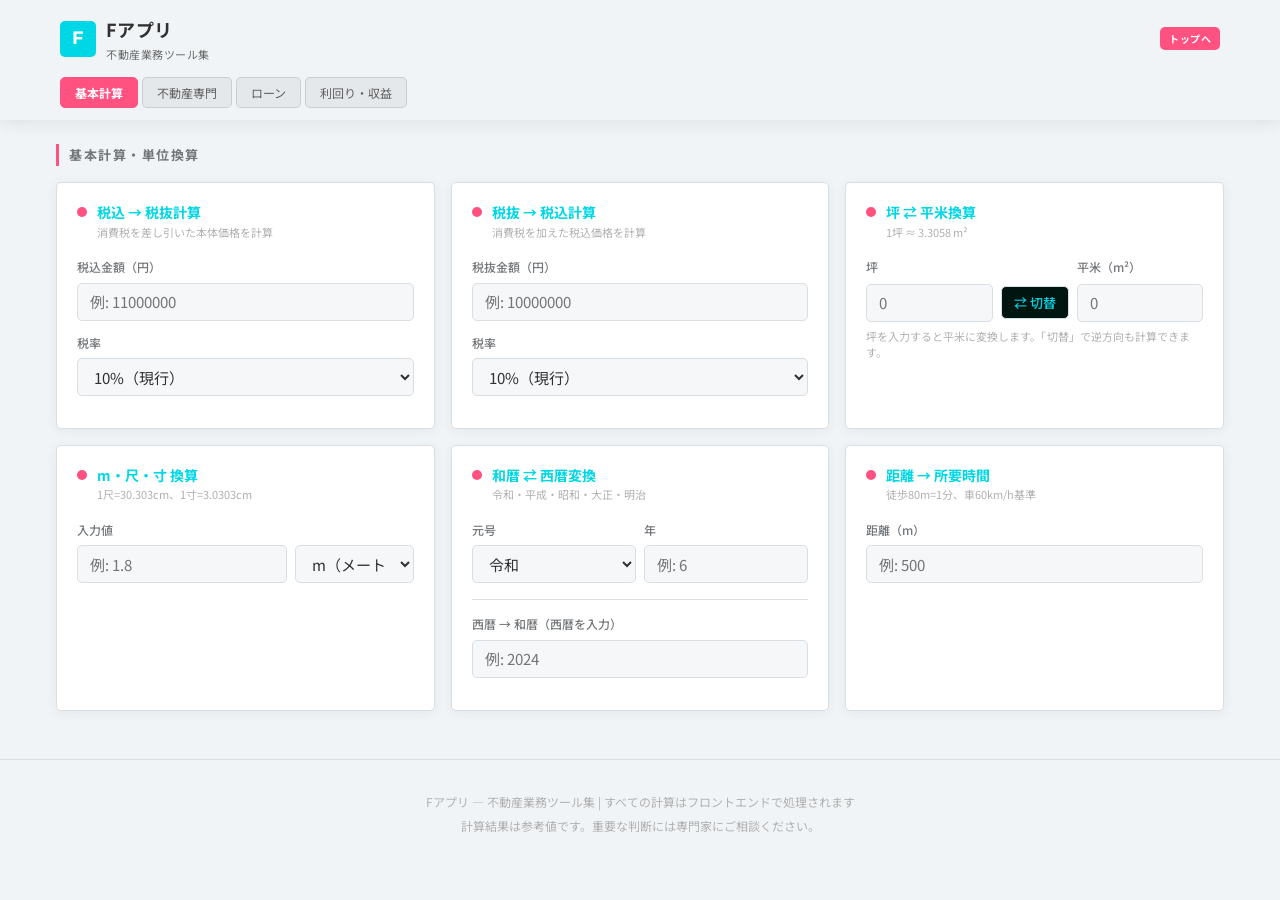
<file: F_App/F_App.html>
<!DOCTYPE html>
<html lang="ja">
<head>
<meta charset="UTF-8">
<meta name="viewport" content="width=device-width, initial-scale=1.0">
<title>Fアプリ｜不動産業務ツール集</title>
<link href="https://fonts.googleapis.com/css2?family=Noto+Sans+JP:wght@400;500;700&family=Montserrat:wght@400;500;600;700&display=swap" rel="stylesheet">
<style>
  /* ===== CSS変数（テーマカラー・フォント） ===== */
  :root {
    --result-bg: #001410;  /* 計算結果の背景 */
    --primary: #00d7e6;       /* メインカラー（シアン） */
    --primary-light: #337aff; /* 明るいブルー */
    --accent: #ff5281;        /* アクセント（ピンク） */

    --bg: #f1f4f6;            /* 背景色（クールグレー） */
    --surface: #ffffff;       /* カード背景 */
    --surface2: #f5f7f9;      /* サブ背景 */
    --border: #d9dee3;        /* ボーダー */
    --text: #303030;          /* メインテキスト */
    --text-muted: #74777a;    /* サブテキスト */
    --text-hint: #b0b0b0;     /* ヒントテキスト */

    --radius: 5px;
    --radius-sm: 5px;
    --shadow: 0 2px 12px rgba(48,48,48,0.06);
    --shadow-lg: 0 4px 24px rgba(48,48,48,0.10);
  }

  /* ===== リセット & ベース ===== */
  *, *::before, *::after { box-sizing: border-box; margin: 0; padding: 0; }
  html { scroll-behavior: smooth; }
  body {
    font-family: 'Noto Sans JP', sans-serif;
    background: var(--bg);
    color: var(--text);
    line-height: 1.7;
    font-size: 15px;
    min-height: 100vh;
  }

  /* ===== ヘッダー ===== */
  .home-btn {
    display: inline-block;
    padding: 3px 9px;
    background: var(--accent);
    color: #fff;
    font-size: 10px;
    font-weight: 700;
    text-decoration: none;
    border-radius: 5px;
    letter-spacing: 0.5px;
    white-space: nowrap;
  }
  header {
    background: var(--bg);
    color: var(--text);
    padding: 0;
    position: sticky;
    top: 0;
    z-index: 100;
    box-shadow: 0 2px 16px rgba(48,48,48,0.10);
  }
  .header-inner {
    display: flex;
    align-items: center;
    justify-content: space-between;
    padding: 14px 20px;
    max-width: 1200px;
    margin: 0 auto;
    gap: 16px;
  }
  .logo {
    display: flex;
    align-items: center;
    gap: 10px;
    flex-shrink: 0;
  }
  .logo-icon {
    width: 36px; height: 36px;
    background: var(--primary);
    border-radius: 5px;
    display: flex; align-items: center; justify-content: center;
    font-size: 18px; font-weight: 700; color: #ffffff;
    font-family: 'Montserrat', sans-serif;
  }
  .logo-text {
    font-size: 18px;
    font-weight: 700;
    letter-spacing: 0.02em;
  }
  .logo-sub {
    font-size: 11px;
    opacity: 0.7;
    letter-spacing: 0.05em;
  }

  /* ===== タブナビ ===== */
  .tab-nav {
    display: flex;
    gap: 4px;
    overflow-x: auto;
    padding: 0 20px 12px;
    max-width: 1200px;
    margin: 0 auto;
    scrollbar-width: none;
  }
  .tab-nav::-webkit-scrollbar { display: none; }
  .tab-btn {
    flex-shrink: 0;
    background: rgba(48,48,48,0.06);
    border: 1px solid rgba(48,48,48,0.14);
    color: rgba(48,48,48,0.75);
    padding: 6px 14px;
    border-radius: 5px;
    font-size: 12px;
    font-family: 'Noto Sans JP', sans-serif;
    cursor: pointer;
    transition: all 0.2s;
    white-space: nowrap;
  }
  .tab-btn:hover { background: rgba(48,48,48,0.1); color: var(--text); }
  .tab-btn.active {
    background: var(--accent);
    border-color: var(--accent);
    color: #ffffff;
    font-weight: 700;
  }

  /* ===== メインレイアウト ===== */
  main {
    max-width: 1200px;
    margin: 0 auto;
    padding: 24px 16px 48px;
  }

  /* ===== セクション ===== */
  .section { display: none; }
  .section.active { display: block; }
  .section-title {
    font-size: 13px;
    font-weight: 700;
    letter-spacing: 0.12em;
    text-transform: uppercase;
    color: var(--text-muted);
    margin-bottom: 16px;
    padding-left: 4px;
    border-left: 3px solid var(--accent);
    padding-left: 10px;
  }

  /* ===== カードグリッド ===== */
  .card-grid {
    display: grid;
    grid-template-columns: repeat(auto-fill, minmax(320px, 1fr));
    gap: 16px;
  }
  @media (max-width: 600px) {
    .card-grid { grid-template-columns: 1fr; }
  }

  /* ===== カード ===== */
  .card {
    background: var(--surface);
    border-radius: 5px;
    border: 1px solid var(--border);
    padding: 20px;
    box-shadow: var(--shadow);
    transition: box-shadow 0.2s;
  }
  .card:hover { box-shadow: var(--shadow-lg); }
  .card-header {
    display: flex;
    align-items: flex-start;
    gap: 10px;
    margin-bottom: 16px;
  }
  .card-mark {
    width: 10px;
    height: 10px;
    border-radius: 5px;
    background: #ff5281;
    flex-shrink: 0;
    margin-top: 4px;
  }
  .card-title {
    font-size: 14px;
    font-weight: 700;
    line-height: 1.3;
    color: var(--primary);
  }
  .card-sub {
    font-size: 11px;
    color: var(--text-hint);
    margin-top: 1px;
  }

  /* ===== フォーム要素 ===== */
  .field { margin-bottom: 12px; }
  .field label {
    display: block;
    font-size: 12px;
    font-weight: 500;
    color: var(--text-muted);
    margin-bottom: 5px;
  }
  .field-row {
    display: flex;
    gap: 8px;
    align-items: flex-start;
  }
  .field-row .field { flex: 1; margin-bottom: 0; }
  input[type="number"], select {
    width: 100%;
    height: 38px;
    padding: 0 12px;
    border: 1px solid var(--border);
    border-radius: 5px;
    font-size: 15px;
    font-family: 'Noto Sans JP', sans-serif;
    background: var(--surface2);
    color: var(--text);
    outline: none;
    transition: border-color 0.2s, box-shadow 0.2s;
    -moz-appearance: textfield;
  }
  input[type="number"]::-webkit-inner-spin-button,
  input[type="number"]::-webkit-outer-spin-button { -webkit-appearance: none; }
  input[type="number"]:focus, select:focus {
    border-color: var(--primary-light);
    box-shadow: 0 0 0 3px rgba(42,90,140,0.12);
    background: white;
  }

  /* ===== 結果表示 ===== */
  .result-box {
    background: var(--result-bg);
    border-radius: 5px;
    padding: 14px 16px;
    margin-top: 14px;
  }
  .result-label {
    font-size: 11px;
    color: rgba(255,255,255,0.6);
    letter-spacing: 0.05em;
    margin-bottom: 4px;
  }
  .result-value {
    font-size: 22px;
    font-weight: 700;
    color: var(--accent);
    font-family: 'Montserrat', sans-serif;
    letter-spacing: 0.02em;
  }
  .result-unit {
    font-size: 13px;
    color: rgba(255,255,255,0.7);
    margin-left: 4px;
    font-family: 'Noto Sans JP', sans-serif;
    font-weight: 400;
  }
  .result-sub {
    font-size: 12px;
    color: rgba(255,255,255,0.55);
    margin-top: 4px;
  }

  /* 複数結果 */
  .result-grid {
    display: grid;
    grid-template-columns: 1fr 1fr;
    gap: 8px;
    margin-top: 14px;
  }
  .result-item {
    background: var(--result-bg);
    border-radius: 5px;
    padding: 10px 12px;
  }
  .result-item .result-label { font-size: 10px; }
  .result-item .result-value { font-size: 16px; }

  /* ===== ローンシミュレーション用テーブル ===== */
  .loan-summary {
    margin-top: 14px;
    border-radius: 5px;
    overflow: hidden;
    border: 1px solid var(--border);
  }
  .loan-row {
    display: flex;
    justify-content: space-between;
    align-items: center;
    padding: 10px 14px;
    border-bottom: 1px solid var(--border);
    font-size: 14px;
  }
  .loan-row:last-child { border-bottom: none; }
  .loan-row:nth-child(even) { background: var(--surface2); }
  .loan-row-key { color: var(--text-muted); }
  .loan-row-val {
    font-weight: 700;
    font-family: 'Montserrat', sans-serif;
    color: var(--primary);
    font-size: 15px;
  }
  .loan-row-val.highlight { color: var(--accent); font-size: 18px; }

  /* ===== ヒントテキスト ===== */
  .hint {
    font-size: 11px;
    color: var(--text-hint);
    margin-top: 6px;
    line-height: 1.5;
  }

  /* ===== スイッチャー（坪⇄平米） ===== */
  .swap-btn {
    background: #001410;
    border: 1px solid var(--border);
    border-radius: 5px;
    padding: 6px 12px;
    font-size: 13px;
    cursor: pointer;
    color: var(--primary);
    font-family: 'Noto Sans JP', sans-serif;
    font-weight: 500;
    transition: background 0.2s;
    white-space: nowrap;
    margin-top: 20px;
  }
  /* ラベルと操作欄を別の行にし、左右の入力と切替を中央揃えにする */
  .area-conversion {
    display: grid;
    grid-template-columns: minmax(0, 1fr) auto minmax(0, 1fr);
    gap: 6px 8px;
    align-items: center;
  }
  .area-conversion .field { display: contents; }
  .area-conversion label { grid-row: 1; margin-bottom: 0; }
  #area-label-a, #area-a { grid-column: 1; }
  #area-label-b, #area-b { grid-column: 3; }
  .area-conversion input, .area-conversion .swap-btn { grid-row: 2; min-width: 0; }
  .area-conversion .swap-btn { grid-column: 2; margin-top: 0; align-self: center; }
  .swap-btn:hover { background: var(--accent); color: white; }

  /* ===== フッター ===== */
  footer {
    text-align: center;
    padding: 32px 16px;
    font-size: 12px;
    color: var(--text-hint);
    border-top: 1px solid var(--border);
  }

  /* ===== セクション間スペース ===== */
  .section-gap { margin-top: 32px; }

:focus-visible { outline: 3px solid #185f83; outline-offset: 3px; }
@media(prefers-reduced-motion:reduce) { *, *::before, *::after { animation: none !important; transition: none !important; scroll-behavior: auto !important; } }
.caution-note { background: transparent; color: #341f8a; }
</style>
</head>
<body>

<!-- ===== ヘッダー ===== -->
<header>
  <div class="header-inner">
    <div class="logo">
      <div class="logo-icon">F</div>
      <div>
        <div class="logo-text">Fアプリ</div>
        <div class="logo-sub">不動産業務ツール集</div>
      </div>
    </div>
    <a href="../index.html" class="home-btn">トップへ</a>
  </div>
  <!-- タブナビ -->
  <nav class="tab-nav" role="tablist" aria-label="計算カテゴリー">
    <button class="tab-btn active" onclick="showTab('basic')" role="tab" id="tab-basic" aria-controls="basic" aria-selected="true" tabindex="0">基本計算</button>
    <button class="tab-btn" onclick="showTab('realestate')" role="tab" id="tab-realestate" aria-controls="realestate" aria-selected="false" tabindex="-1">不動産専門</button>
    <button class="tab-btn" onclick="showTab('loan')" role="tab" id="tab-loan" aria-controls="loan" aria-selected="false" tabindex="-1">ローン</button>
    <button class="tab-btn" onclick="showTab('yield')" role="tab" id="tab-yield" aria-controls="yield" aria-selected="false" tabindex="-1">利回り・収益</button>
  </nav>
</header>

<main>

  <!-- ======================================
       セクション1: 基本計算
  ====================================== -->
  <section role="tabpanel" aria-labelledby="tab-basic" id="basic" class="section active">
    <p class="section-title">基本計算・単位換算</p>
    <div class="card-grid">

      <!-- 1. 税込→税抜 -->
      <div class="card">
        <div class="card-header">
          <div class="card-mark"></div>
          <div>
            <div class="card-title">税込 → 税抜計算</div>
            <div class="card-sub">消費税を差し引いた本体価格を計算</div>
          </div>
        </div>
        <div class="field">
          <label>税込金額（円）</label>
          <input type="number" id="tax-in-amount" placeholder="例: 11000000" oninput="calcTaxIn()">
        </div>
        <div class="field">
          <label>税率</label>
          <select id="tax-in-rate" onchange="calcTaxIn()">
            <option value="10">10%（現行）</option>
            <option value="8">8%（軽減税率）</option>
          </select>
        </div>
        <div class="result-box" id="tax-in-result" style="display:none">
          <div class="result-label">税抜本体価格</div>
          <div><span class="result-value" id="tax-in-val">—</span><span class="result-unit">円</span></div>
          <div class="result-sub" id="tax-in-tax">消費税額: —</div>
        </div>
      </div>

      <!-- 2. 税抜→税込 -->
      <div class="card">
        <div class="card-header">
          <div class="card-mark"></div>
          <div>
            <div class="card-title">税抜 → 税込計算</div>
            <div class="card-sub">消費税を加えた税込価格を計算</div>
          </div>
        </div>
        <div class="field">
          <label>税抜金額（円）</label>
          <input type="number" id="tax-out-amount" placeholder="例: 10000000" oninput="calcTaxOut()">
        </div>
        <div class="field">
          <label>税率</label>
          <select id="tax-out-rate" onchange="calcTaxOut()">
            <option value="10">10%（現行）</option>
            <option value="8">8%（軽減税率）</option>
          </select>
        </div>
        <div class="result-box" id="tax-out-result" style="display:none">
          <div class="result-label">税込金額</div>
          <div><span class="result-value" id="tax-out-val">—</span><span class="result-unit">円</span></div>
          <div class="result-sub" id="tax-out-tax">消費税額: —</div>
        </div>
      </div>

      <!-- 3. 坪⇄平米換算 -->
      <div class="card">
        <div class="card-header">
          <div class="card-mark"></div>
          <div>
            <div class="card-title">坪 ⇄ 平米換算</div>
            <div class="card-sub">1坪 ≈ 3.3058 m²</div>
          </div>
        </div>
        <div class="field-row area-conversion">
          <div class="field">
            <label id="area-label-a">坪</label>
            <input type="number" id="area-a" placeholder="0" oninput="calcArea()">
          </div>
          <button class="swap-btn" onclick="swapArea()">⇄ 切替</button>
          <div class="field">
            <label id="area-label-b">平米（m²）</label>
            <input type="number" id="area-b" placeholder="0" readonly>
          </div>
        </div>
        <div class="hint" id="area-hint">坪を入力すると平米に変換します。「切替」で逆方向も計算できます。</div>
      </div>

      <!-- 4. m・尺・寸の単位換算 -->
      <div class="card">
        <div class="card-header">
          <div class="card-mark"></div>
          <div>
            <div class="card-title">m・尺・寸 換算</div>
            <div class="card-sub">1尺=30.303cm、1寸=3.0303cm</div>
          </div>
        </div>
        <div class="field">
          <label>入力値</label>
          <div class="field-row">
            <input type="number" id="length-val" placeholder="例: 1.8" oninput="calcLength()" style="flex:2">
            <select id="length-unit" onchange="calcLength()" style="flex:1">
              <option value="m">m（メートル）</option>
              <option value="shaku">尺</option>
              <option value="sun">寸</option>
              <option value="mm">mm</option>
              <option value="cm">cm</option>
            </select>
          </div>
        </div>
        <div class="result-grid" id="length-result" style="display:none">
          <div class="result-item">
            <div class="result-label">m（メートル）</div>
            <div class="result-value" id="len-m">—</div>
          </div>
          <div class="result-item">
            <div class="result-label">cm（センチ）</div>
            <div class="result-value" id="len-cm">—</div>
          </div>
          <div class="result-item">
            <div class="result-label">尺</div>
            <div class="result-value" id="len-shaku">—</div>
          </div>
          <div class="result-item">
            <div class="result-label">寸</div>
            <div class="result-value" id="len-sun">—</div>
          </div>
        </div>
      </div>

      <!-- 5. 和暦⇄西暦変換 -->
      <div class="card">
        <div class="card-header">
          <div class="card-mark"></div>
          <div>
            <div class="card-title">和暦 ⇄ 西暦変換</div>
            <div class="card-sub">令和・平成・昭和・大正・明治</div>
          </div>
        </div>
        <div class="field-row">
          <div class="field">
            <label>元号</label>
            <select id="wareki-gen" onchange="calcWareki()">
              <option value="reiwa">令和</option>
              <option value="heisei">平成</option>
              <option value="showa">昭和</option>
              <option value="taisho">大正</option>
              <option value="meiji">明治</option>
            </select>
          </div>
          <div class="field">
            <label>年</label>
            <input type="number" id="wareki-year" placeholder="例: 6" oninput="calcWareki()" min="1">
          </div>
        </div>
        <div class="result-box" id="wareki-result" style="display:none">
          <div class="result-label">西暦</div>
          <div><span class="result-value" id="wareki-ad">—</span><span class="result-unit">年</span></div>
          <div class="result-sub" id="wareki-sub"></div>
        </div>
        <!-- 逆：西暦→和暦 -->
        <div class="field" style="margin-top:16px; border-top:1px solid var(--border); padding-top:14px;">
          <label>西暦 → 和暦（西暦を入力）</label>
          <input type="number" id="seireki-year" placeholder="例: 2024" oninput="calcSeireki()" min="1868">
        </div>
        <div class="result-box" id="seireki-result" style="display:none">
          <div class="result-label">和暦</div>
          <div class="result-value" id="seireki-wareki" style="font-size:18px">—</div>
        </div>
      </div>

      <!-- 6. 距離→所要時間 -->
      <div class="card">
        <div class="card-header">
          <div class="card-mark"></div>
          <div>
            <div class="card-title">距離 → 所要時間</div>
            <div class="card-sub">徒歩80m=1分、車60km/h基準</div>
          </div>
        </div>
        <div class="field">
          <label>距離（m）</label>
          <input type="number" id="dist-m" placeholder="例: 500" oninput="calcDist()">
        </div>
        <div class="result-grid" id="dist-result" style="display:none">
          <div class="result-item">
            <div class="result-label">🚶 徒歩（80m/分）</div>
            <div><span class="result-value" id="dist-walk">—</span><span class="result-unit"> 分</span></div>
          </div>
          <div class="result-item">
            <div class="result-label">🚗 車（60km/h）</div>
            <div><span class="result-value" id="dist-car">—</span><span class="result-unit"> 分</span></div>
          </div>
        </div>
      </div>

    </div><!-- /card-grid -->
  </section>


  <!-- ======================================
       セクション2: 不動産専門
  ====================================== -->
  <section role="tabpanel" aria-labelledby="tab-realestate" id="realestate" class="section">
    <p class="section-title">不動産専門ツール</p>
    <div class="card-grid">

      <!-- 9. 坪単価・平米単価 -->
      <div class="card">
        <div class="card-header">
          <div class="card-mark"></div>
          <div>
            <div class="card-title">坪単価・平米単価計算</div>
            <div class="card-sub">物件価格と面積から単価を算出</div>
          </div>
        </div>
        <div class="field">
          <label>物件価格（万円）</label>
          <input type="number" id="unit-price" placeholder="例: 5000" oninput="calcUnitPrice()">
        </div>
        <div class="field-row">
          <div class="field">
            <label>面積</label>
            <input type="number" id="unit-area" placeholder="例: 80" oninput="calcUnitPrice()">
          </div>
          <div class="field">
            <label>単位</label>
            <select id="unit-area-type" onchange="calcUnitPrice()">
              <option value="m2">平米（m²）</option>
              <option value="tsubo">坪</option>
            </select>
          </div>
        </div>
        <div class="result-grid" id="unit-result" style="display:none">
          <div class="result-item">
            <div class="result-label">坪単価</div>
            <div><span class="result-value" id="unit-tsubo">—</span><span class="result-unit"> 万円/坪</span></div>
          </div>
          <div class="result-item">
            <div class="result-label">平米単価</div>
            <div><span class="result-value" id="unit-m2">—</span><span class="result-unit"> 万円/m²</span></div>
          </div>
        </div>
      </div>

      <!-- 10. 建ぺい率・容積率計算 -->
      <div class="card">
        <div class="card-header">
          <div class="card-mark"></div>
          <div>
            <div class="card-title">建ぺい率・容積率計算</div>
            <div class="card-sub">敷地面積から建築可能な面積を算出</div>
          </div>
        </div>
        <div class="field">
          <label>敷地面積（m²）</label>
          <input type="number" id="land-area" placeholder="例: 200" oninput="calcBuildRatio()">
        </div>
        <div class="field-row">
          <div class="field">
            <label>建ぺい率（%）</label>
            <input type="number" id="build-ratio" placeholder="例: 60" oninput="calcBuildRatio()">
          </div>
          <div class="field">
            <label>容積率（%）</label>
            <input type="number" id="floor-ratio" placeholder="例: 200" oninput="calcBuildRatio()">
          </div>
        </div>
        <div class="result-grid" id="build-result" style="display:none">
          <div class="result-item">
            <div class="result-label">最大建築面積（建ぺい）</div>
            <div><span class="result-value" id="build-area">—</span><span class="result-unit"> m²</span></div>
          </div>
          <div class="result-item">
            <div class="result-label">最大延床面積（容積）</div>
            <div><span class="result-value" id="floor-area">—</span><span class="result-unit"> m²</span></div>
          </div>
          <div class="result-item">
            <div class="result-label">建築面積（坪）</div>
            <div><span class="result-value" id="build-tsubo">—</span><span class="result-unit"> 坪</span></div>
          </div>
          <div class="result-item">
            <div class="result-label">延床面積（坪）</div>
            <div><span class="result-value" id="floor-tsubo">—</span><span class="result-unit"> 坪</span></div>
          </div>
        </div>
      </div>

      <!-- 15. 土地面積→建築可能面積 -->
      <div class="card">
        <div class="card-header">
          <div class="card-mark"></div>
          <div>
            <div class="card-title">土地面積 → 建築可能面積</div>
            <div class="card-sub">用途地域別の上限を一覧表示</div>
          </div>
        </div>
        <div class="field">
          <label>土地面積（m²）</label>
          <input type="number" id="land-area2" placeholder="例: 165" oninput="calcLandBuild()">
        </div>
        <div class="field">
          <label>用途地域（代表例）</label>
          <select id="land-zone" onchange="calcLandBuild()">
            <option value="30_50">第一種低層（建ぺい30% / 容積50%）</option>
            <option value="40_80">第一種低層（建ぺい40% / 容積80%）</option>
            <option value="50_100">第一種中高層（建ぺい50% / 容積100%）</option>
            <option value="60_200" selected>第一種住居（建ぺい60% / 容積200%）</option>
            <option value="60_300">商業系（建ぺい60% / 容積300%）</option>
            <option value="80_400">商業地域（建ぺい80% / 容積400%）</option>
          </select>
        </div>
        <div class="result-grid" id="land-build-result" style="display:none">
          <div class="result-item">
            <div class="result-label">最大建築面積</div>
            <div><span class="result-value" id="lb-build">—</span><span class="result-unit"> m²</span></div>
          </div>
          <div class="result-item">
            <div class="result-label">最大延床面積</div>
            <div><span class="result-value" id="lb-floor">—</span><span class="result-unit"> m²</span></div>
          </div>
        </div>
      </div>

      <!-- 11. 仲介手数料計算 -->
      <div class="card">
        <div class="card-header">
          <div class="card-mark"></div>
          <div>
            <div class="card-title">仲介手数料計算</div>
            <div class="card-sub">宅建業法に基づく上限計算</div>
          </div>
        </div>
        <div class="field">
          <label>取引価格（万円）</label>
          <input type="number" id="broker-price" placeholder="例: 3000" oninput="calcBroker()">
        </div>
        <div class="result-box" id="broker-result" style="display:none">
          <div class="result-label">仲介手数料 上限額（税抜）</div>
          <div><span class="result-value" id="broker-val">—</span><span class="result-unit">万円</span></div>
          <div class="result-sub" id="broker-sub"></div>
          <div class="result-sub" id="broker-tax">税込（10%）: —万円</div>
        </div>
        <div class="hint">売買価格に応じた宅建業法上の上限額（3段階速算式）で計算します。</div>
      </div>

      <!-- 12. 徒歩分数⇄距離 -->
      <div class="card">
        <div class="card-header">
          <div class="card-mark"></div>
          <div>
            <div class="card-title">徒歩分数 ⇄ 距離</div>
            <div class="card-sub">不動産広告基準：80m = 1分</div>
          </div>
        </div>
        <div class="field-row">
          <div class="field">
            <label>徒歩分数（分）</label>
            <input type="number" id="walk-min" placeholder="例: 7" oninput="calcWalk('min')">
          </div>
          <div class="field">
            <label>距離（m）</label>
            <input type="number" id="walk-m" placeholder="例: 560" oninput="calcWalk('m')">
          </div>
        </div>
        <div class="result-box" id="walk-result" style="display:none">
          <div class="result-label" id="walk-result-label">計算結果</div>
          <div><span class="result-value" id="walk-result-val">—</span><span class="result-unit" id="walk-result-unit"></span></div>
          <div class="result-sub" id="walk-result-sub"></div>
        </div>
      </div>

      <!-- 14. 初期費用概算 -->
      <div class="card">
        <div class="card-header">
          <div class="card-mark"></div>
          <div>
            <div class="card-title">初期費用（概算）計算</div>
            <div class="card-sub">賃貸契約時の総費用を見積もり</div>
          </div>
        </div>
        <div class="field">
          <label>月額家賃（万円）</label>
          <input type="number" id="init-rent" placeholder="例: 8" oninput="calcInitCost()">
        </div>
        <div class="field-row">
          <div class="field">
            <label>敷金（ヶ月分）</label>
            <input type="number" id="init-shiki" placeholder="1" value="1" oninput="calcInitCost()">
          </div>
          <div class="field">
            <label>礼金（ヶ月分）</label>
            <input type="number" id="init-rei" placeholder="1" value="1" oninput="calcInitCost()">
          </div>
        </div>
        <div class="result-box" id="init-result" style="display:none">
          <div class="result-label">初期費用合計（概算）</div>
          <div><span class="result-value" id="init-total">—</span><span class="result-unit">万円</span></div>
          <div class="result-sub" id="init-detail">内訳: —</div>
        </div>
        <div class="hint">仲介手数料1ヶ月分・前家賃1ヶ月を加算した概算です。火災保険等は含みません。</div>
      </div>

    </div><!-- /card-grid -->
  </section>


  <!-- ======================================
       セクション3: ローンシミュレーション
  ====================================== -->
  <section role="tabpanel" aria-labelledby="tab-loan" id="loan" class="section">
    <p class="section-title">ローン返済シミュレーション（元利均等）</p>
    <div class="card-grid">

      <!-- 7. ローン返済シミュレーション -->
      <div class="card" style="grid-column: 1 / -1; max-width: 700px;">
        <div class="card-header">
          <div class="card-mark"></div>
          <div>
            <div class="card-title">住宅ローン返済シミュレーション</div>
            <div class="card-sub">元利均等返済方式で月々の返済額を計算</div>
          </div>
        </div>
        <div class="field-row">
          <div class="field">
            <label>借入金額（万円）</label>
            <input type="number" id="loan-amount" placeholder="例: 3000" oninput="calcLoan()">
          </div>
          <div class="field">
            <label>借入期間（年）</label>
            <input type="number" id="loan-years" placeholder="例: 35" min="1" max="50" oninput="calcLoan()">
          </div>
        </div>
        <div class="field">
          <label>年利（%）</label>
          <input type="number" id="loan-rate" placeholder="例: 1.5" step="0.01" oninput="calcLoan()">
        </div>
        <div class="loan-summary" id="loan-result" style="display:none">
          <div class="loan-row">
            <span class="loan-row-key">月々の返済額</span>
            <span class="loan-row-val highlight" id="loan-monthly">—</span>
          </div>
          <div class="loan-row">
            <span class="loan-row-key">総返済額</span>
            <span class="loan-row-val" id="loan-total">—</span>
          </div>
          <div class="loan-row">
            <span class="loan-row-key">うち利息総額</span>
            <span class="loan-row-val" id="loan-interest">—</span>
          </div>
          <div class="loan-row">
            <span class="loan-row-key">元本合計</span>
            <span class="loan-row-val" id="loan-principal">—</span>
          </div>
          <div class="loan-row">
            <span class="loan-row-key">元本に対する利息割合</span>
            <span class="loan-row-val" id="loan-ratio">—</span>
          </div>
        </div>
        <div class="hint caution-note" style="margin-top:10px">※元利均等返済方式。ボーナス払い・繰上返済は考慮していません。</div>
      </div>

    </div>
  </section>


  <!-- ======================================
       セクション4: 利回り・収益
  ====================================== -->
  <section role="tabpanel" aria-labelledby="tab-yield" id="yield" class="section">
    <p class="section-title">利回り・収益計算</p>
    <div class="card-grid">

      <!-- 8. 利回り計算（表面・実質） -->
      <div class="card">
        <div class="card-header">
          <div class="card-mark"></div>
          <div>
            <div class="card-title">利回り計算（表面・実質）</div>
            <div class="card-sub">投資用不動産の収益性を算出</div>
          </div>
        </div>
        <div class="field">
          <label>物件購入価格（万円）</label>
          <input type="number" id="yield-price" placeholder="例: 5000" oninput="calcYield()">
        </div>
        <div class="field">
          <label>年間家賃収入（万円）</label>
          <input type="number" id="yield-income" placeholder="例: 300" oninput="calcYield()">
        </div>
        <div class="field" style="border-top:1px solid var(--border);padding-top:12px;margin-top:4px;">
          <label>年間諸経費（万円）<span class="caution-note">※実質利回り用</span></label>
          <input type="number" id="yield-cost" placeholder="例: 50（管理費・固定資産税等）" oninput="calcYield()">
        </div>
        <div class="result-grid" id="yield-result" style="display:none">
          <div class="result-item">
            <div class="result-label">表面利回り</div>
            <div><span class="result-value" id="yield-gross">—</span><span class="result-unit"> %</span></div>
          </div>
          <div class="result-item">
            <div class="result-label">実質利回り</div>
            <div><span class="result-value" id="yield-net">—</span><span class="result-unit"> %</span></div>
          </div>
        </div>
        <div class="hint">表面利回り＝年間家賃÷購入価格×100<br>実質利回り＝（年間家賃－諸経費）÷購入価格×100</div>
      </div>

      <!-- 13. 年間家賃収入計算 -->
      <div class="card">
        <div class="card-header">
          <div class="card-mark"></div>
          <div>
            <div class="card-title">年間家賃収入計算</div>
            <div class="card-sub">複数戸・空室率を考慮した収入試算</div>
          </div>
        </div>
        <div class="field-row">
          <div class="field">
            <label>月額家賃（万円/戸）</label>
            <input type="number" id="rent-monthly" placeholder="例: 8" oninput="calcRent()">
          </div>
          <div class="field">
            <label>戸数</label>
            <input type="number" id="rent-units" placeholder="例: 6" oninput="calcRent()">
          </div>
        </div>
        <div class="field">
          <label>空室率（%）</label>
          <input type="number" id="rent-vacancy" placeholder="例: 10" oninput="calcRent()">
        </div>
        <div class="result-box" id="rent-result" style="display:none">
          <div class="result-label">年間家賃収入（空室考慮後）</div>
          <div><span class="result-value" id="rent-annual">—</span><span class="result-unit">万円/年</span></div>
          <div class="result-sub" id="rent-sub">満室時: — 万円/年</div>
        </div>
      </div>

    </div>
  </section>

</main>

<footer>
  <div>Fアプリ — 不動産業務ツール集 | すべての計算はフロントエンドで処理されます</div>
  <div style="margin-top:4px;">計算結果は参考値です。重要な判断には専門家にご相談ください。</div>
</footer>

<script>
document.querySelector('.tab-nav').addEventListener('keydown', event => {
  const tabs = [...document.querySelectorAll('.tab-nav [role="tab"]')];
  const current = tabs.indexOf(document.activeElement);
  if (current < 0 || !['ArrowRight', 'ArrowLeft', 'Home', 'End'].includes(event.key)) return;
  event.preventDefault();
  const next = event.key === 'Home' ? 0 : event.key === 'End' ? tabs.length - 1 : (current + (event.key === 'ArrowRight' ? 1 : -1) + tabs.length) % tabs.length;
  tabs[next].click(); tabs[next].focus();
});
document.querySelectorAll('.field').forEach(field => {
  const label = field.querySelector('label');
  const input = field.querySelector('input[id], select[id]');
  if (label && input) label.htmlFor = input.id;
});

// ===================================================
// タブ切り替え
// ===================================================
function showTab(id) {
  // すべてのセクションを非表示
  document.querySelectorAll('.section').forEach(s => s.classList.remove('active'));
  document.querySelectorAll('.tab-btn').forEach(b => b.classList.remove('active'));
  // 対象を表示
  document.getElementById(id).classList.add('active');
  // ボタンをアクティブに
  document.querySelectorAll('.tab-nav .tab-btn').forEach(button => {
    const selected = button.getAttribute('aria-controls') === id;
    button.classList.toggle('active', selected);
    button.setAttribute('aria-selected', String(selected));
    button.tabIndex = selected ? 0 : -1;
  });
}

// ===================================================
// 1. 税込→税抜
// ===================================================
function calcTaxIn() {
  const amount = parseFloat(document.getElementById('tax-in-amount').value);
  const rate = parseFloat(document.getElementById('tax-in-rate').value) / 100;
  const box = document.getElementById('tax-in-result');
  if (isNaN(amount) || amount <= 0) { box.style.display = 'none'; return; }

  const honbai = amount / (1 + rate); // 本体価格
  const tax = amount - honbai;        // 消費税額

  document.getElementById('tax-in-val').textContent = Math.round(honbai).toLocaleString();
  document.getElementById('tax-in-tax').textContent = '消費税額: ' + Math.round(tax).toLocaleString() + ' 円';
  box.style.display = 'block';
}

// ===================================================
// 2. 税抜→税込
// ===================================================
function calcTaxOut() {
  const amount = parseFloat(document.getElementById('tax-out-amount').value);
  const rate = parseFloat(document.getElementById('tax-out-rate').value) / 100;
  const box = document.getElementById('tax-out-result');
  if (isNaN(amount) || amount <= 0) { box.style.display = 'none'; return; }

  const tax = amount * rate;          // 消費税額
  const total = amount + tax;         // 税込合計

  document.getElementById('tax-out-val').textContent = Math.round(total).toLocaleString();
  document.getElementById('tax-out-tax').textContent = '消費税額: ' + Math.round(tax).toLocaleString() + ' 円';
  box.style.display = 'block';
}

// ===================================================
// 3. 坪⇄平米換算
// ===================================================
// 換算定数：1坪 = 400/121 m²（正確な値）
const TSUBO_TO_M2 = 400 / 121; // ≈ 3.30579...

let areaMode = 'tsubo'; // 'tsubo' or 'm2'

function swapArea() {
  // モードを切り替え
  areaMode = (areaMode === 'tsubo') ? 'm2' : 'tsubo';
  const labelA = document.getElementById('area-label-a');
  const labelB = document.getElementById('area-label-b');
  const inputA = document.getElementById('area-a');
  const inputB = document.getElementById('area-b');

  if (areaMode === 'tsubo') {
    labelA.textContent = '坪';
    labelB.textContent = '平米（m²）';
    document.getElementById('area-hint').textContent = '坪を入力すると平米に変換します。';
  } else {
    labelA.textContent = '平米（m²）';
    labelB.textContent = '坪';
    document.getElementById('area-hint').textContent = '平米を入力すると坪に変換します。';
  }
  // 入力欄をリセット
  inputA.value = '';
  inputB.value = '';
}

function calcArea() {
  const val = parseFloat(document.getElementById('area-a').value);
  if (isNaN(val) || val < 0) { document.getElementById('area-b').value = ''; return; }

  let result;
  if (areaMode === 'tsubo') {
    result = val * TSUBO_TO_M2; // 坪→平米
  } else {
    result = val / TSUBO_TO_M2; // 平米→坪
  }
  document.getElementById('area-b').value = result.toFixed(2);
}

// ===================================================
// 4. m・尺・寸の単位換算
// ===================================================
// 1尺 = 10/33 m（≈0.30303m）、1寸 = 1/33 m
const SHAKU_TO_M = 10 / 33;
const SUN_TO_M   = 1 / 33;

function calcLength() {
  const val  = parseFloat(document.getElementById('length-val').value);
  const unit = document.getElementById('length-unit').value;
  const box  = document.getElementById('length-result');
  if (isNaN(val)) { box.style.display = 'none'; return; }

  // まずメートルに変換
  let meters;
  switch (unit) {
    case 'm':     meters = val; break;
    case 'shaku': meters = val * SHAKU_TO_M; break;
    case 'sun':   meters = val * SUN_TO_M; break;
    case 'mm':    meters = val / 1000; break;
    case 'cm':    meters = val / 100; break;
  }

  // 各単位に変換して表示
  document.getElementById('len-m').textContent     = meters.toFixed(4);
  document.getElementById('len-cm').textContent    = (meters * 100).toFixed(2);
  document.getElementById('len-shaku').textContent = (meters / SHAKU_TO_M).toFixed(4);
  document.getElementById('len-sun').textContent   = (meters / SUN_TO_M).toFixed(4);
  box.style.display = 'grid';
}

// ===================================================
// 5. 和暦⇄西暦変換
// ===================================================
// 各元号の開始西暦年
const GENGO = {
  reiwa:  2019, // 令和元年 = 2019年
  heisei: 1989, // 平成元年 = 1989年
  showa:  1926, // 昭和元年 = 1926年
  taisho: 1912, // 大正元年 = 1912年
  meiji:  1868  // 明治元年 = 1868年
};
const GENGO_NAME = { reiwa:'令和', heisei:'平成', showa:'昭和', taisho:'大正', meiji:'明治' };

function calcWareki() {
  const gen  = document.getElementById('wareki-gen').value;
  const year = parseInt(document.getElementById('wareki-year').value);
  const box  = document.getElementById('wareki-result');
  if (isNaN(year) || year < 1) { box.style.display = 'none'; return; }

  const ad = GENGO[gen] + year - 1; // 元年=1なので-1
  document.getElementById('wareki-ad').textContent = ad;
  document.getElementById('wareki-sub').textContent = GENGO_NAME[gen] + year + '年 = ' + ad + '年';
  box.style.display = 'block';
}

function calcSeireki() {
  const ad  = parseInt(document.getElementById('seireki-year').value);
  const box = document.getElementById('seireki-result');
  if (isNaN(ad) || ad < 1868) { box.style.display = 'none'; return; }

  let result = '';
  // 新しい元号から順番に判定
  if (ad >= 2019)      result = '令和' + (ad - 2019 + 1) + '年';
  else if (ad >= 1989) result = '平成' + (ad - 1989 + 1) + '年';
  else if (ad >= 1926) result = '昭和' + (ad - 1926 + 1) + '年';
  else if (ad >= 1912) result = '大正' + (ad - 1912 + 1) + '年';
  else if (ad >= 1868) result = '明治' + (ad - 1868 + 1) + '年';
  else result = '明治以前';

  document.getElementById('seireki-wareki').textContent = result;
  box.style.display = 'block';
}

// ===================================================
// 6. 距離→所要時間
// ===================================================
function calcDist() {
  const m   = parseFloat(document.getElementById('dist-m').value);
  const box = document.getElementById('dist-result');
  if (isNaN(m) || m <= 0) { box.style.display = 'none'; return; }

  // 徒歩：80m/分（不動産広告基準）
  const walkMin = Math.ceil(m / 80);
  // 車：60km/h = 1000m/分
  const carMin  = Math.ceil(m / 1000);

  document.getElementById('dist-walk').textContent = walkMin;
  document.getElementById('dist-car').textContent  = carMin < 1 ? '1未満' : carMin;
  box.style.display = 'grid';
}

// ===================================================
// 7. ローン返済シミュレーション（元利均等）
// ===================================================
function calcLoan() {
  const P = parseFloat(document.getElementById('loan-amount').value) * 10000; // 円に変換
  const n = parseFloat(document.getElementById('loan-years').value) * 12;    // 月数
  const r = parseFloat(document.getElementById('loan-rate').value) / 100 / 12; // 月利
  const box = document.getElementById('loan-result');

  if (isNaN(P) || isNaN(n) || isNaN(r) || P <= 0 || n <= 0) {
    box.style.display = 'none'; return;
  }

  let monthly;
  if (r === 0) {
    // 金利0%の場合
    monthly = P / n;
  } else {
    // 元利均等返済の公式: M = P × r(1+r)^n / ((1+r)^n - 1)
    const pow = Math.pow(1 + r, n);
    monthly = P * r * pow / (pow - 1);
  }

  const total    = monthly * n;              // 総返済額
  const interest = total - P;               // 利息合計
  const ratio    = (interest / P * 100);    // 利息割合

  document.getElementById('loan-monthly').textContent   = '月 ' + Math.round(monthly).toLocaleString() + ' 円';
  document.getElementById('loan-total').textContent     = Math.round(total).toLocaleString() + ' 円';
  document.getElementById('loan-interest').textContent  = Math.round(interest).toLocaleString() + ' 円';
  document.getElementById('loan-principal').textContent = Math.round(P).toLocaleString() + ' 円';
  document.getElementById('loan-ratio').textContent     = ratio.toFixed(1) + ' %';
  box.style.display = 'block';
}

// ===================================================
// 8. 利回り計算（表面・実質）
// ===================================================
function calcYield() {
  const price  = parseFloat(document.getElementById('yield-price').value);
  const income = parseFloat(document.getElementById('yield-income').value);
  const cost   = parseFloat(document.getElementById('yield-cost').value) || 0;
  const box    = document.getElementById('yield-result');

  if (isNaN(price) || isNaN(income) || price <= 0) { box.style.display = 'none'; return; }

  // 表面利回り = 年間家賃 ÷ 購入価格 × 100
  const gross = income / price * 100;
  // 実質利回り = (年間家賃 - 諸経費) ÷ 購入価格 × 100
  const net   = (income - cost) / price * 100;

  document.getElementById('yield-gross').textContent = gross.toFixed(2);
  document.getElementById('yield-net').textContent   = net.toFixed(2);
  box.style.display = 'grid';
}

// ===================================================
// 9. 坪単価・平米単価
// ===================================================
function calcUnitPrice() {
  const price    = parseFloat(document.getElementById('unit-price').value);
  const area     = parseFloat(document.getElementById('unit-area').value);
  const areaType = document.getElementById('unit-area-type').value;
  const box      = document.getElementById('unit-result');

  if (isNaN(price) || isNaN(area) || area <= 0) { box.style.display = 'none'; return; }

  let tsubo, m2;
  if (areaType === 'm2') {
    m2    = area;
    tsubo = area / TSUBO_TO_M2;
  } else {
    tsubo = area;
    m2    = area * TSUBO_TO_M2;
  }

  const perTsubo = price / tsubo;
  const perM2    = price / m2;

  document.getElementById('unit-tsubo').textContent = perTsubo.toFixed(1);
  document.getElementById('unit-m2').textContent    = perM2.toFixed(2);
  box.style.display = 'grid';
}

// ===================================================
// 10. 建ぺい率・容積率計算
// ===================================================
function calcBuildRatio() {
  const land  = parseFloat(document.getElementById('land-area').value);
  const build = parseFloat(document.getElementById('build-ratio').value);
  const floor = parseFloat(document.getElementById('floor-ratio').value);
  const box   = document.getElementById('build-result');

  if (isNaN(land) || isNaN(build) || isNaN(floor)) { box.style.display = 'none'; return; }

  const maxBuild = land * (build / 100);           // 最大建築面積
  const maxFloor = land * (floor / 100);           // 最大延床面積
  const buildTsubo = maxBuild / TSUBO_TO_M2;       // 坪換算
  const floorTsubo = maxFloor / TSUBO_TO_M2;       // 坪換算

  document.getElementById('build-area').textContent  = maxBuild.toFixed(1);
  document.getElementById('floor-area').textContent  = maxFloor.toFixed(1);
  document.getElementById('build-tsubo').textContent = buildTsubo.toFixed(1);
  document.getElementById('floor-tsubo').textContent = floorTsubo.toFixed(1);
  box.style.display = 'grid';
}

// ===================================================
// 11. 仲介手数料計算（宅建業法速算式）
// ===================================================
function calcBroker() {
  const price = parseFloat(document.getElementById('broker-price').value); // 万円
  const box   = document.getElementById('broker-result');
  if (isNaN(price) || price <= 0) { box.style.display = 'none'; return; }

  const yen = price * 10000; // 円に変換
  let fee, formula;

  // 3段階速算式（上限額、税抜）
  if (yen <= 2000000) {
    // 200万円以下：5%
    fee     = yen * 0.05;
    formula = '200万円以下：売買価格×5%';
  } else if (yen <= 4000000) {
    // 200万超400万以下：4%+2万円
    fee     = yen * 0.04 + 20000;
    formula = '200万超400万以下：売買価格×4%+2万円';
  } else {
    // 400万超：3%+6万円
    fee     = yen * 0.03 + 60000;
    formula = '400万超：売買価格×3%+6万円';
  }

  const feeMan    = fee / 10000;          // 万円に変換
  const feeTax    = fee * 1.1 / 10000;   // 税込（万円）

  document.getElementById('broker-val').textContent = feeMan.toFixed(1);
  document.getElementById('broker-sub').textContent = '計算式: ' + formula;
  document.getElementById('broker-tax').textContent = '税込（10%）: ' + feeTax.toFixed(1) + ' 万円';
  box.style.display = 'block';
}

// ===================================================
// 12. 徒歩分数⇄距離（80m=1分）
// ===================================================
function calcWalk(mode) {
  const box = document.getElementById('walk-result');
  if (mode === 'min') {
    const min = parseFloat(document.getElementById('walk-min').value);
    if (isNaN(min) || min <= 0) { box.style.display = 'none'; return; }
    const m = min * 80;
    document.getElementById('walk-result-label').textContent = '徒歩' + min + '分の距離';
    document.getElementById('walk-result-val').textContent = m.toLocaleString();
    document.getElementById('walk-result-unit').textContent = 'm';
    document.getElementById('walk-result-sub').textContent = '= ' + (m / 1000).toFixed(2) + ' km';
    // 逆の欄をクリア
    document.getElementById('walk-m').value = '';
  } else {
    const m = parseFloat(document.getElementById('walk-m').value);
    if (isNaN(m) || m <= 0) { box.style.display = 'none'; return; }
    const min = Math.ceil(m / 80); // 端数切り上げ（広告表示基準）
    document.getElementById('walk-result-label').textContent = m + 'mの徒歩分数';
    document.getElementById('walk-result-val').textContent = min;
    document.getElementById('walk-result-unit').textContent = '分';
    document.getElementById('walk-result-sub').textContent = '不動産広告基準（80m=1分、端数切上）';
    // 逆の欄をクリア
    document.getElementById('walk-min').value = '';
  }
  box.style.display = 'block';
}

// ===================================================
// 13. 年間家賃収入計算
// ===================================================
function calcRent() {
  const monthly  = parseFloat(document.getElementById('rent-monthly').value);
  const units    = parseFloat(document.getElementById('rent-units').value);
  const vacancy  = parseFloat(document.getElementById('rent-vacancy').value) || 0;
  const box      = document.getElementById('rent-result');

  if (isNaN(monthly) || isNaN(units)) { box.style.display = 'none'; return; }

  const fullYear   = monthly * units * 12;                   // 満室時年間収入
  const actual     = fullYear * (1 - vacancy / 100);         // 空室考慮後

  document.getElementById('rent-annual').textContent = actual.toFixed(1);
  document.getElementById('rent-sub').textContent = '満室時: ' + fullYear.toFixed(1) + ' 万円/年';
  box.style.display = 'block';
}

// ===================================================
// 14. 初期費用概算計算
// ===================================================
function calcInitCost() {
  const rent  = parseFloat(document.getElementById('init-rent').value);
  const shiki = parseFloat(document.getElementById('init-shiki').value) || 0;
  const rei   = parseFloat(document.getElementById('init-rei').value) || 0;
  const box   = document.getElementById('init-result');

  if (isNaN(rent) || rent <= 0) { box.style.display = 'none'; return; }

  // 仲介手数料（1ヶ月分）、前家賃（1ヶ月）を加算
  const broker    = rent * 1.1; // 仲介手数料（税込）
  const preRent   = rent;       // 前家賃
  const total     = rent * (shiki + rei) + broker + preRent;

  const detail = `敷金${shiki}ヶ月 + 礼金${rei}ヶ月 + 仲介手数料（税込1ヶ月） + 前家賃1ヶ月`;
  document.getElementById('init-total').textContent  = total.toFixed(2);
  document.getElementById('init-detail').textContent = detail;
  box.style.display = 'block';
}

// ===================================================
// 15. 土地面積→建築可能面積（用途地域別）
// ===================================================
function calcLandBuild() {
  const land = parseFloat(document.getElementById('land-area2').value);
  const zone = document.getElementById('land-zone').value;
  const box  = document.getElementById('land-build-result');

  if (isNaN(land) || land <= 0) { box.style.display = 'none'; return; }

  // zone値 = "建ぺい率_容積率"
  const [buildRatio, floorRatio] = zone.split('_').map(Number);
  const buildArea = land * (buildRatio / 100);
  const floorArea = land * (floorRatio / 100);

  document.getElementById('lb-build').textContent = buildArea.toFixed(1);
  document.getElementById('lb-floor').textContent = floorArea.toFixed(1);
  box.style.display = 'grid';
}
</script>
</body>
</html>
</file>
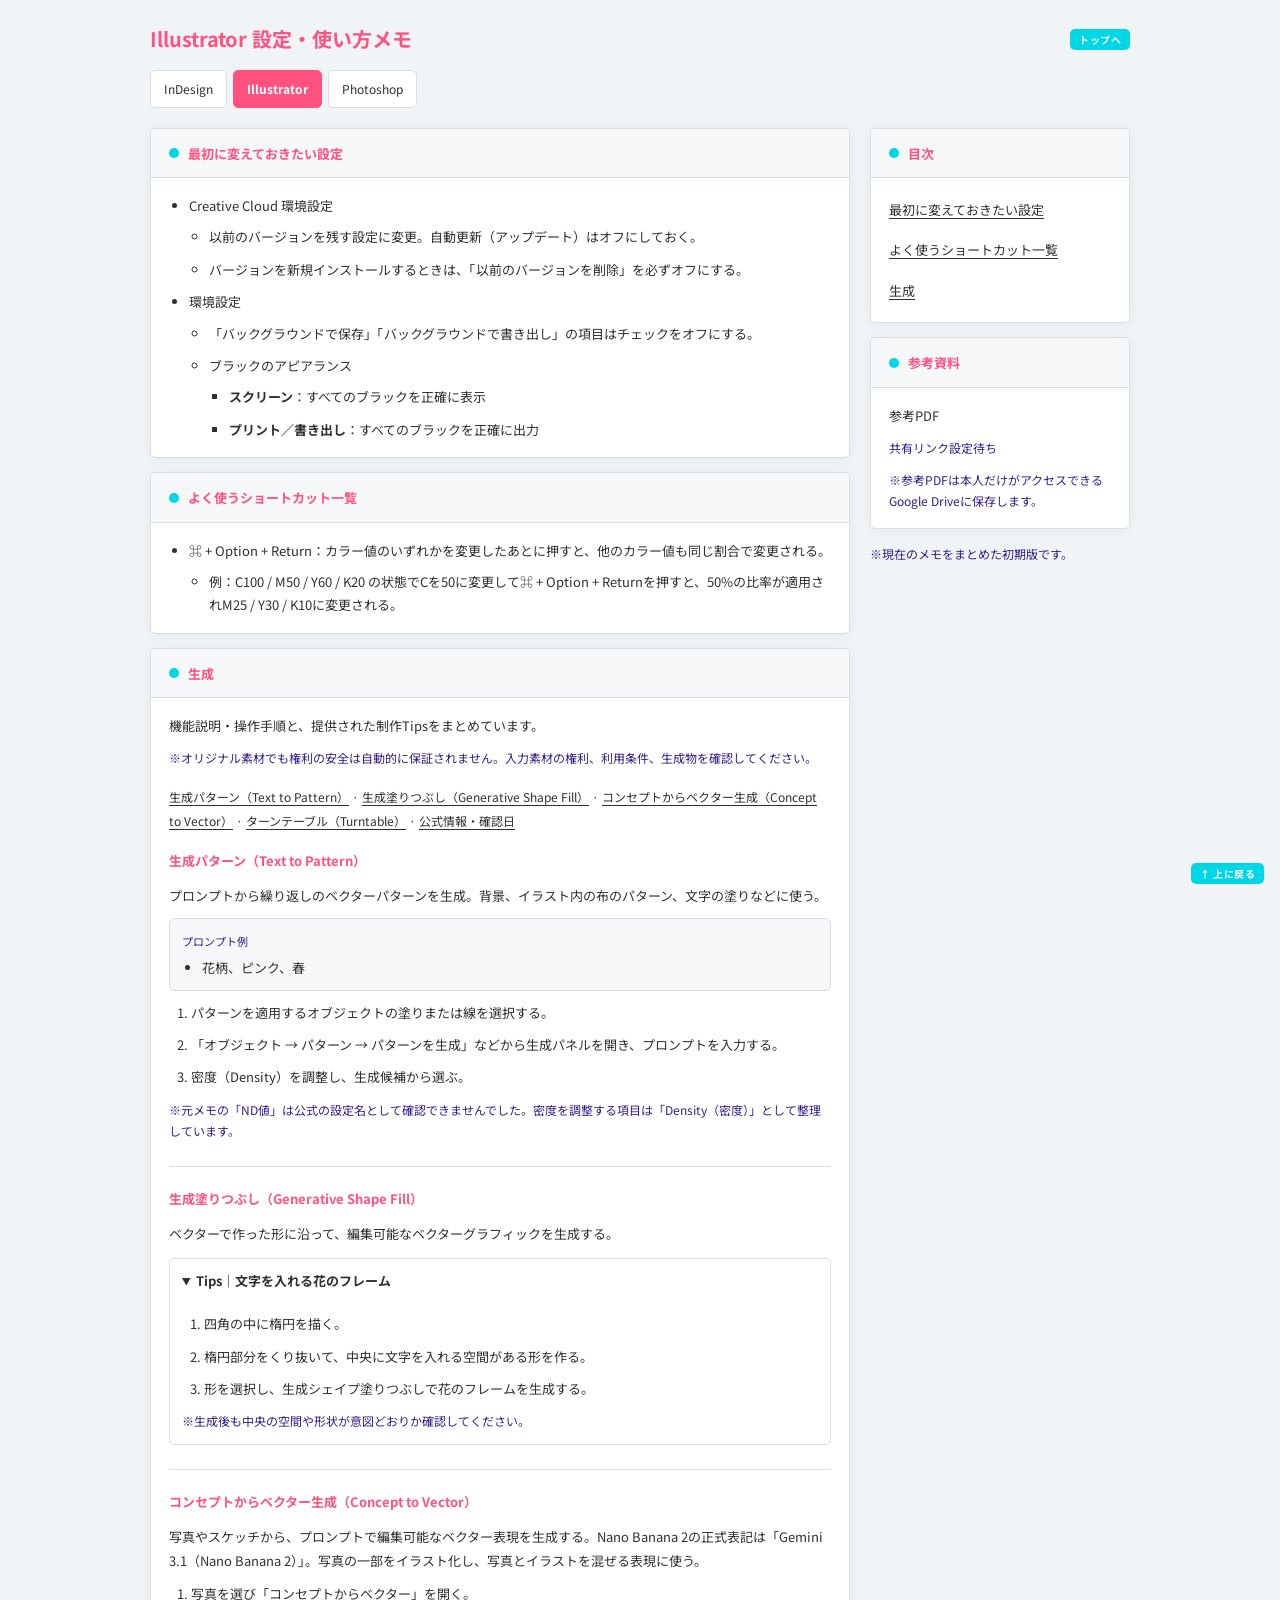
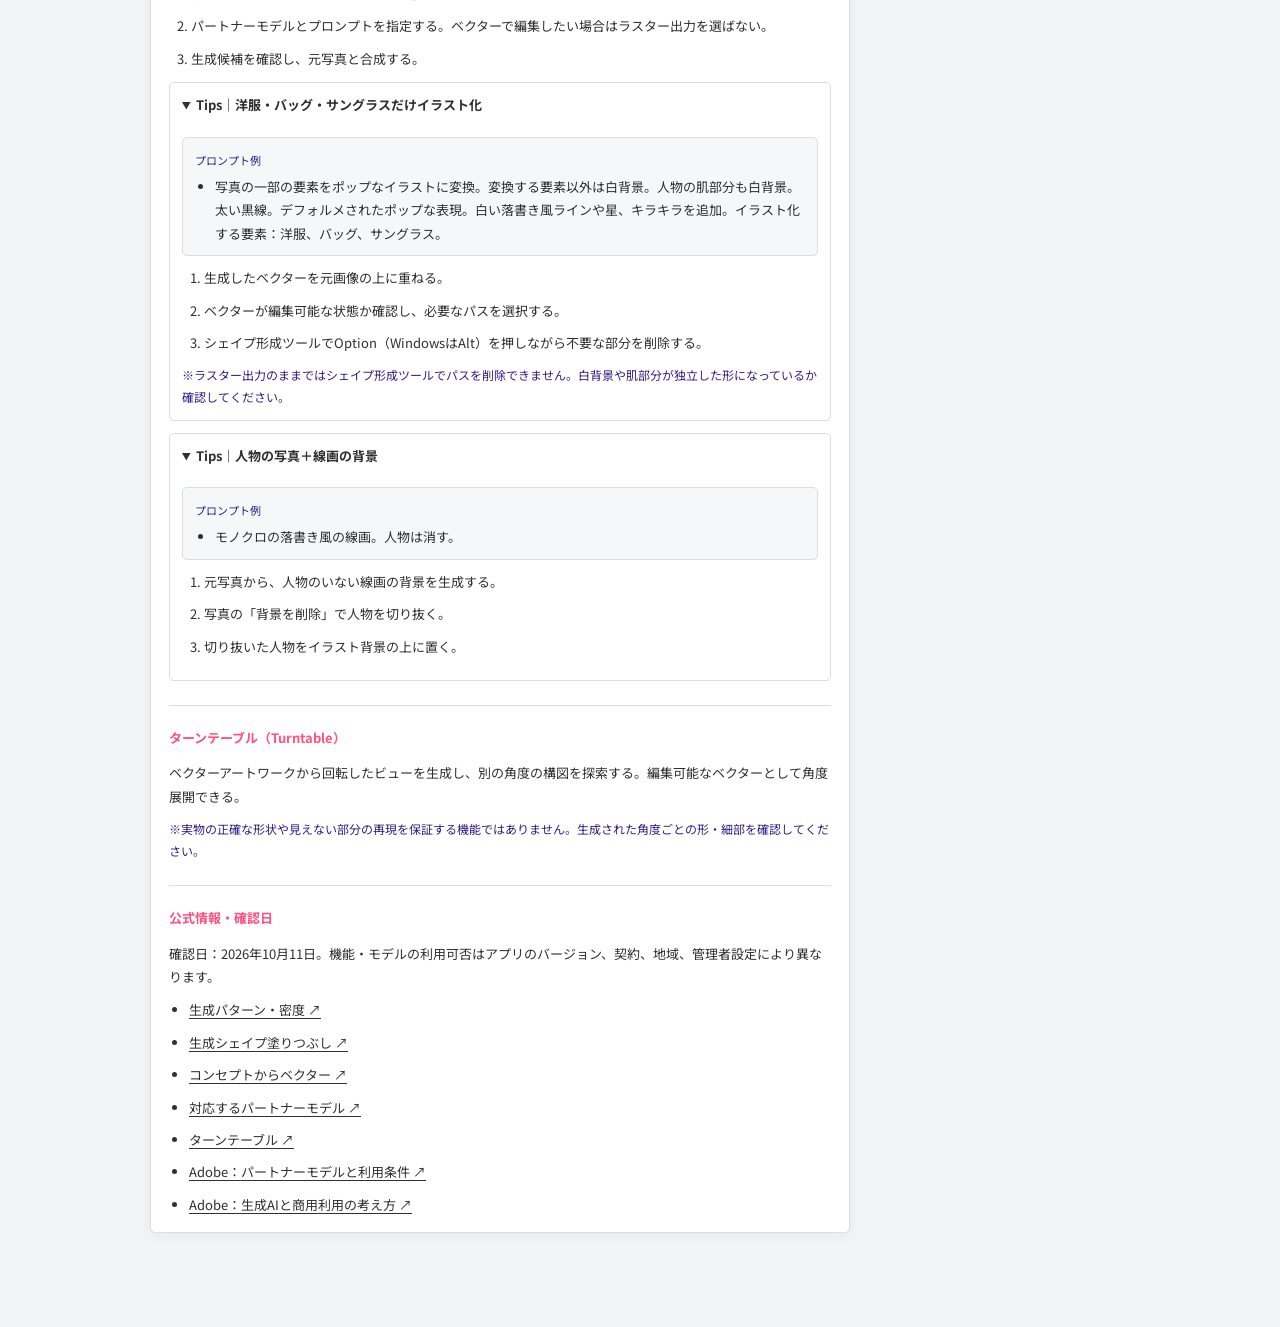
<file: Illustrator_settings/Illustrator_settings.html>
<!DOCTYPE html>
<html lang="ja"><head><meta charset="UTF-8"><meta name="viewport" content="width=device-width, initial-scale=1.0"><title>Illustrator 設定・使い方メモ</title>
<link href="https://fonts.googleapis.com/css2?family=Noto+Sans+JP:wght@400;500;700&family=Montserrat:wght@400;500;700&display=swap" rel="stylesheet">
<style>
:root { --bg:#f1f4f6; --surface:#ffffff; --surface2:#f5f7f9; --border:#d9dee3; --text:#303030; --accent:#ff5281; --accent2:#00d7e6; --message-color:#341f8a; --radius:5px; --shadow:0 1px 12px rgba(48,48,48,.06); }
* { box-sizing:border-box; }
body { margin:0; padding:24px 16px 80px; background:var(--bg); color:var(--text); font-family:'Noto Sans JP',sans-serif; font-size:13px; line-height:1.8; overflow-wrap:anywhere; }
.page-header, .layout, .app-nav { max-width:980px; margin:0 auto; }
.page-header { display:flex; align-items:center; justify-content:space-between; gap:12px; flex-wrap:wrap; margin-bottom:16px; }
h1 { font-size:20px; line-height:1.5; margin:0; color:var(--accent); }
a { color:var(--text); text-underline-offset:3px; }
.home-btn { display:inline-block; padding:3px 9px; background:var(--accent2); color:#fff; font-size:10px; font-weight:700; line-height:normal; text-decoration:none; border-radius:5px; letter-spacing:0.5px; }
.app-nav { display:flex; flex-wrap:wrap; gap:6px; margin-bottom:20px; }
.app-nav a { padding:7px 13px; border:1px solid var(--border); border-radius:var(--radius); background:var(--surface); font-size:12px; text-decoration:none; transition:all 0.15s; }
.app-nav a:hover { border-color:var(--accent); color:var(--accent); }
.app-nav a[aria-current] { background:var(--accent); border-color:var(--accent); color:#fff; font-weight:700; }
.layout { display:grid; grid-template-columns:minmax(0,1fr) 260px; gap:20px; align-items:start; }
.content,aside { min-width:0; }
.card { background:var(--surface); border:1px solid var(--border); border-radius:var(--radius); box-shadow:var(--shadow); margin-bottom:14px; }
.card h2 { display:flex; align-items:center; gap:9px; margin:0; padding:13px 18px 12px; background:var(--surface2); border-bottom:1px solid var(--border); border-radius:5px 5px 0 0; color:var(--accent); font-size:13px; }
.card h2::before { content:''; width:10px; height:10px; flex-shrink:0; border-radius:5px; background:var(--accent2); }
.card-body { padding:16px 18px; }
ul { margin:0; padding-left:20px; }
li + li { margin-top:9px; }
li ul { margin-top:8px; }
p { margin:0 0 10px; } p:last-child { margin-bottom:0; }
code { font-family:inherit; background:var(--surface2); padding:1px 4px; border-radius:5px; }
.caution-note,.pending { color:var(--message-color); background:transparent; font-size:12px; }
aside { position:sticky; top:20px; }
.toc { list-style:none; padding:0; } .toc a { display:block; padding:4px 0; }
section { scroll-margin-top:20px; }
:focus-visible { outline:3px solid #185f83; outline-offset:3px; }
a:hover { text-decoration:underline; }
.home-btn:hover, .app-nav a:hover { text-decoration:none; }
@media(max-width:760px) { .layout { grid-template-columns:minmax(0,1fr); } aside { position:static; grid-row:1; } }
@media(prefers-reduced-motion:reduce) { *,*::before,*::after { animation:none!important; transition:none!important; scroll-behavior:auto!important; } }

 .generation-nav {margin:16px 0;font-size:12px;line-height:2;}
/* 生成メモ：既存カードの配色・サイズを継承 */
.generation h3 {font-size:13px;color:var(--accent);margin:0 0 12px;}
.gen-part + .gen-part {margin-top:24px;padding-top:20px;border-top:1px solid var(--border);}
.generation ol {padding-left:22px;margin:10px 0;}
.model-table-wrap {max-width:100%;overflow-x:auto;margin-bottom:12px;}
.model-table {border-collapse:collapse;width:100%;font-size:12px;table-layout:fixed;}
.model-table caption {text-align:left;font-weight:700;margin-bottom:8px;}
.model-table th,.model-table td {padding:10px;border:1px solid var(--border);vertical-align:top;text-align:left;}
.model-table th {background:var(--surface2);}
.gen-tip {border:1px solid var(--border);border-radius:5px;margin:12px 0;}
.gen-tip summary {cursor:pointer;font-weight:700;padding:10px 12px;}
.gen-tip > div {padding:0 12px 12px;}
.prompt {border:1px solid var(--border);border-radius:5px;background:var(--surface2);padding:10px 12px;margin:10px 0;}
.prompt-list {margin:4px 0 0;padding-left:20px;user-select:text;}
.prompt-list li + li {margin-top:4px;}
.prompt-label {font-size:11px;color:var(--message-color);}
@media(max-width:480px) {.model-table {table-layout:auto;min-width:510px;}}

.back-to-top { position:fixed; right:max(16px, env(safe-area-inset-right)); bottom:max(16px, env(safe-area-inset-bottom)); z-index:10; }
@media print { .back-to-top { display:none; } }
</style></head><body id="page-top">
<header class="page-header"><h1>Illustrator 設定・使い方メモ</h1><a class="home-btn" href="../index.html">トップへ</a></header>
<nav class="app-nav" aria-label="アプリ別メモ"><a href="../InDesign_settings/InDesign_settings.html">InDesign</a><a href="../Illustrator_settings/Illustrator_settings.html" aria-current="page">Illustrator</a><a href="../Photoshop_settings/Photoshop_settings.html">Photoshop</a></nav>
<div class="layout"><main class="content"><!-- 最初に変えておきたい設定：下のリストへ項目を追記 -->
<section class="card" id="section-1"><h2>最初に変えておきたい設定</h2><div class="card-body"><ul><li>Creative Cloud 環境設定<ul><li>以前のバージョンを残す設定に変更。自動更新（アップデート）はオフにしておく。</li><li>バージョンを新規インストールするときは、「以前のバージョンを削除」を必ずオフにする。</li></ul></li><li>環境設定<ul><li>「バックグラウンドで保存」「バックグラウンドで書き出し」の項目はチェックをオフにする。</li><li>ブラックのアピアランス<ul><li><strong>スクリーン</strong>：すべてのブラックを正確に表示</li><li><strong>プリント／書き出し</strong>：すべてのブラックを正確に出力</li></ul></li></ul></li></ul></div></section><!-- よく使うショートカット一覧：下のリストへ項目を追記 -->
<section class="card" id="section-2"><h2>よく使うショートカット一覧</h2><div class="card-body"><ul><li>⌘ + Option + Return：カラー値のいずれかを変更したあとに押すと、他のカラー値も同じ割合で変更される。<ul><li>例：C100 / M50 / Y60 / K20 の状態でCを50に変更して⌘ + Option + Returnを押すと、50%の比率が適用されM25 / Y30 / K10に変更される。</li></ul></li></ul></div></section><section class="card generation" id="generation">
<h2>生成</h2>
<div class="card-body">
<p>機能説明・操作手順と、提供された制作Tipsをまとめています。</p>
<p class="caution-note">※オリジナル素材でも権利の安全は自動的に保証されません。入力素材の権利、利用条件、生成物を確認してください。</p>
<nav class="generation-nav" aria-label="生成の項目">
<a href="#generate-pattern">生成パターン（Text to Pattern）</a> · <a href="#generate-shape-fill">生成塗りつぶし（Generative Shape Fill）</a> · <a href="#concept-vector">コンセプトからベクター生成（Concept to Vector）</a> · <a href="#turntable">ターンテーブル（Turntable）</a> · <a href="#generation-sources">公式情報・確認日</a>
</nav>
<section class="gen-part" id="generate-pattern">
<h3>生成パターン（Text to Pattern）</h3>
<p>プロンプトから繰り返しのベクターパターンを生成。背景、イラスト内の布のパターン、文字の塗りなどに使う。</p>
<div class="prompt">
<span class="prompt-label">プロンプト例</span>
<ul class="prompt-list">
<li>花柄、ピンク、春</li>
</ul>
</div>
<ol>
<li>パターンを適用するオブジェクトの塗りまたは線を選択する。</li>
<li>「オブジェクト → パターン → パターンを生成」などから生成パネルを開き、プロンプトを入力する。</li>
<li>密度（Density）を調整し、生成候補から選ぶ。</li>
</ol>
<p class="caution-note">※元メモの「ND値」は公式の設定名として確認できませんでした。密度を調整する項目は「Density（密度）」として整理しています。</p>
</section>
<section class="gen-part" id="generate-shape-fill">
<h3>生成塗りつぶし（Generative Shape Fill）</h3>
<p>ベクターで作った形に沿って、編集可能なベクターグラフィックを生成する。</p>
<details class="gen-tip" open>
<summary>Tips｜文字を入れる花のフレーム</summary>
<div>
<ol>
<li>四角の中に楕円を描く。</li>
<li>楕円部分をくり抜いて、中央に文字を入れる空間がある形を作る。</li>
<li>形を選択し、生成シェイプ塗りつぶしで花のフレームを生成する。</li>
</ol>
<p class="caution-note">※生成後も中央の空間や形状が意図どおりか確認してください。</p>
</div>
</details>
</section>
<section class="gen-part" id="concept-vector">
<h3>コンセプトからベクター生成（Concept to Vector）</h3>
<p>写真やスケッチから、プロンプトで編集可能なベクター表現を生成する。Nano Banana 2の正式表記は「Gemini 3.1（Nano Banana 2）」。写真の一部をイラスト化し、写真とイラストを混ぜる表現に使う。</p>
<ol>
<li>写真を選び「コンセプトからベクター」を開く。</li>
<li>パートナーモデルとプロンプトを指定する。ベクターで編集したい場合はラスター出力を選ばない。</li>
<li>生成候補を確認し、元写真と合成する。</li>
</ol>
<details class="gen-tip" open>
<summary>Tips｜洋服・バッグ・サングラスだけイラスト化</summary>
<div>
<div class="prompt">
<span class="prompt-label">プロンプト例</span>
<ul class="prompt-list">
<li>写真の一部の要素をポップなイラストに変換。変換する要素以外は白背景。人物の肌部分も白背景。太い黒線。デフォルメされたポップな表現。白い落書き風ラインや星、キラキラを追加。イラスト化する要素：洋服、バッグ、サングラス。</li>
</ul>
</div>
<ol>
<li>生成したベクターを元画像の上に重ねる。</li>
<li>ベクターが編集可能な状態か確認し、必要なパスを選択する。</li>
<li>シェイプ形成ツールでOption（WindowsはAlt）を押しながら不要な部分を削除する。</li>
</ol>
<p class="caution-note">※ラスター出力のままではシェイプ形成ツールでパスを削除できません。白背景や肌部分が独立した形になっているか確認してください。</p>
</div>
</details>
<details class="gen-tip" open>
<summary>Tips｜人物の写真＋線画の背景</summary>
<div>
<div class="prompt">
<span class="prompt-label">プロンプト例</span>
<ul class="prompt-list">
<li>モノクロの落書き風の線画。人物は消す。</li>
</ul>
</div>
<ol>
<li>元写真から、人物のいない線画の背景を生成する。</li>
<li>写真の「背景を削除」で人物を切り抜く。</li>
<li>切り抜いた人物をイラスト背景の上に置く。</li>
</ol>
</div>
</details>
</section>
<section class="gen-part" id="turntable">
<h3>ターンテーブル（Turntable）</h3>
<p>ベクターアートワークから回転したビューを生成し、別の角度の構図を探索する。編集可能なベクターとして角度展開できる。</p>
<p class="caution-note">※実物の正確な形状や見えない部分の再現を保証する機能ではありません。生成された角度ごとの形・細部を確認してください。</p>
</section>
<section class="gen-part" id="generation-sources">
<h3>公式情報・確認日</h3>
<p>確認日：2026年10月11日。機能・モデルの利用可否はアプリのバージョン、契約、地域、管理者設定により異なります。</p>
<ul>
<li>
<a href="https://helpx.adobe.com/uk/illustrator/desktop/use-generative-ai/generate-patterns.html" target="_blank" rel="noopener noreferrer">生成パターン・密度 ↗</a>
</li>
<li>
<a href="https://helpx.adobe.com/uk/illustrator/desktop/use-generative-ai/generate-shape-fills.html" target="_blank" rel="noopener noreferrer">生成シェイプ塗りつぶし ↗</a>
</li>
<li>
<a href="https://helpx.adobe.com/ca/illustrator/desktop/use-generative-ai/generate-vector-artwork-from-images.html" target="_blank" rel="noopener noreferrer">コンセプトからベクター ↗</a>
</li>
<li>
<a href="https://helpx.adobe.com/in/illustrator/desktop/use-generative-ai/partner-models-overview.html" target="_blank" rel="noopener noreferrer">対応するパートナーモデル ↗</a>
</li>
<li>
<a href="https://helpx.adobe.com/illustrator/desktop/use-generative-ai/view-artwork-from-any-angle.html" target="_blank" rel="noopener noreferrer">ターンテーブル ↗</a>
</li>
<li>
<a href="https://helpx.adobe.com/uk/creative-cloud/apps/generative-ai/non-adobe-models-in-adobe-products.html" target="_blank" rel="noopener noreferrer">Adobe：パートナーモデルと利用条件 ↗</a>
</li>
<li>
<a href="https://www.adobe.com/ai/overview/firefly/gen-ai-approach.html" target="_blank" rel="noopener noreferrer">Adobe：生成AIと商用利用の考え方 ↗</a>
</li>
</ul>
</section>
</div>
</section></main>
<aside aria-label="目次と参考資料"><nav class="card" aria-label="ページ内目次"><h2>目次</h2><div class="card-body"><ul class="toc"><li><a href="#section-1">最初に変えておきたい設定</a></li><li><a href="#section-2">よく使うショートカット一覧</a></li><li><a href="#generation">生成</a></li></ul></div></nav>
<section class="card" id="references"><h2>参考資料</h2><div class="card-body"><p>参考PDF</p><p class="pending">共有リンク設定待ち</p>
<!-- 制限付きGoogle Driveの共有URL取得後、上の設定待ち表示を次のリンクに置き換える。
<a href="共有URL" target="_blank" rel="noopener noreferrer">参考PDFを開く（新しいタブ）</a>
PDF本体はリポジトリへ配置しない。 -->
<p class="caution-note">※参考PDFは本人だけがアクセスできるGoogle Driveに保存します。</p></div></section>
<p class="caution-note">※現在のメモをまとめた初期版です。</p></aside></div>
<script>
document.querySelectorAll(' button.addEventListener('click', async () => {
  const text = button.parentElement.querySelector('  const status = document.getElementById('copy-status');
  try { await navigator.clipboard.writeText(text); status.textContent = 'プロンプトをコピーしました。'; }
  catch { const range = document.createRange(); range.selectNodeContents(button.parentElement.querySelector(' });
});
</script><a class="home-btn back-to-top" href="#page-top" aria-label="ページの上に戻る">↑ 上に戻る</a>
</body></html>
</file>
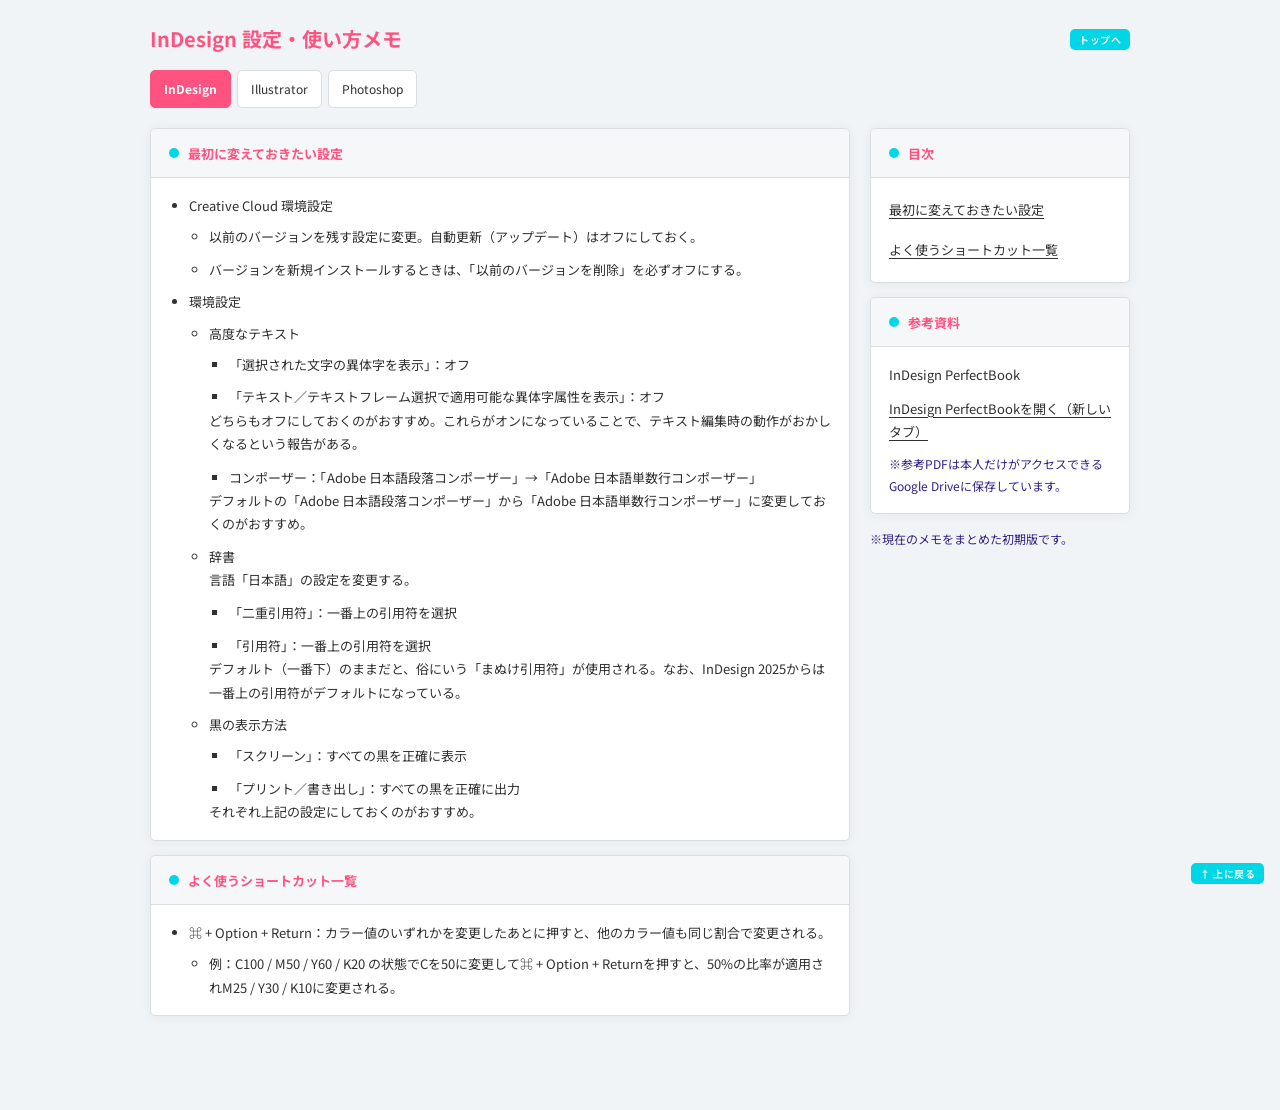
<file: InDesign_settings/InDesign_settings.html>
<!DOCTYPE html>
<html lang="ja"><head><meta charset="UTF-8"><meta name="viewport" content="width=device-width, initial-scale=1.0"><title>InDesign 設定・使い方メモ</title>
<link href="https://fonts.googleapis.com/css2?family=Noto+Sans+JP:wght@400;500;700&family=Montserrat:wght@400;500;700&display=swap" rel="stylesheet">
<style>
:root { --bg:#f1f4f6; --surface:#ffffff; --surface2:#f5f7f9; --border:#d9dee3; --text:#303030; --accent:#ff5281; --accent2:#00d7e6; --message-color:#341f8a; --radius:5px; --shadow:0 1px 12px rgba(48,48,48,.06); }
* { box-sizing:border-box; }
body { margin:0; padding:24px 16px 80px; background:var(--bg); color:var(--text); font-family:'Noto Sans JP',sans-serif; font-size:13px; line-height:1.8; overflow-wrap:anywhere; }
.page-header, .layout, .app-nav { max-width:980px; margin:0 auto; }
.page-header { display:flex; align-items:center; justify-content:space-between; gap:12px; flex-wrap:wrap; margin-bottom:16px; }
h1 { font-size:20px; line-height:1.5; margin:0; color:var(--accent); }
a { color:var(--text); text-underline-offset:3px; }
.home-btn { display:inline-block; padding:3px 9px; background:var(--accent2); color:#fff; font-size:10px; font-weight:700; line-height:normal; text-decoration:none; border-radius:5px; letter-spacing:0.5px; }
.app-nav { display:flex; flex-wrap:wrap; gap:6px; margin-bottom:20px; }
.app-nav a { padding:7px 13px; border:1px solid var(--border); border-radius:var(--radius); background:var(--surface); font-size:12px; text-decoration:none; transition:all 0.15s; }
.app-nav a:hover { border-color:var(--accent); color:var(--accent); }
.app-nav a[aria-current] { background:var(--accent); border-color:var(--accent); color:#fff; font-weight:700; }
.layout { display:grid; grid-template-columns:minmax(0,1fr) 260px; gap:20px; align-items:start; }
.content,aside { min-width:0; }
.card { background:var(--surface); border:1px solid var(--border); border-radius:var(--radius); box-shadow:var(--shadow); margin-bottom:14px; }
.card h2 { display:flex; align-items:center; gap:9px; margin:0; padding:13px 18px 12px; background:var(--surface2); border-bottom:1px solid var(--border); border-radius:5px 5px 0 0; color:var(--accent); font-size:13px; }
.card h2::before { content:''; width:10px; height:10px; flex-shrink:0; border-radius:5px; background:var(--accent2); }
.card-body { padding:16px 18px; }
ul { margin:0; padding-left:20px; }
li + li { margin-top:9px; }
li ul { margin-top:8px; }
p { margin:0 0 10px; } p:last-child { margin-bottom:0; }
code { font-family:inherit; background:var(--surface2); padding:1px 4px; border-radius:5px; }
.caution-note,.pending { color:var(--message-color); background:transparent; font-size:12px; }
aside { position:sticky; top:20px; }
.toc { list-style:none; padding:0; } .toc a { display:block; padding:4px 0; }
section { scroll-margin-top:20px; }
:focus-visible { outline:3px solid #185f83; outline-offset:3px; }
a:hover { text-decoration:underline; }
.home-btn:hover, .app-nav a:hover { text-decoration:none; }
@media(max-width:760px) { .layout { grid-template-columns:minmax(0,1fr); } aside { position:static; grid-row:1; } }
@media(prefers-reduced-motion:reduce) { *,*::before,*::after { animation:none!important; transition:none!important; scroll-behavior:auto!important; } }

.back-to-top { position:fixed; right:max(16px, env(safe-area-inset-right)); bottom:max(16px, env(safe-area-inset-bottom)); z-index:10; }
@media print { .back-to-top { display:none; } }
</style></head><body id="page-top">
<header class="page-header"><h1>InDesign 設定・使い方メモ</h1><a class="home-btn" href="../index.html">トップへ</a></header>
<nav class="app-nav" aria-label="アプリ別メモ"><a href="../InDesign_settings/InDesign_settings.html" aria-current="page">InDesign</a><a href="../Illustrator_settings/Illustrator_settings.html">Illustrator</a><a href="../Photoshop_settings/Photoshop_settings.html">Photoshop</a></nav>
<div class="layout"><main class="content"><!-- 最初に変えておきたい設定：下のリストへ項目を追記 -->
<section class="card" id="section-1"><h2>最初に変えておきたい設定</h2><div class="card-body"><ul><li>Creative Cloud 環境設定<ul><li>以前のバージョンを残す設定に変更。自動更新（アップデート）はオフにしておく。</li><li>バージョンを新規インストールするときは、「以前のバージョンを削除」を必ずオフにする。</li></ul></li><li>環境設定<ul>
<li>高度なテキスト<ul>
<li>「選択された文字の異体字を表示」：オフ</li>
<li>「テキスト／テキストフレーム選択で適用可能な異体字属性を表示」：オフ</li>
</ul><p>どちらもオフにしておくのがおすすめ。これらがオンになっていることで、テキスト編集時の動作がおかしくなるという報告がある。</p><ul>
<li>コンポーザー：「Adobe 日本語段落コンポーザー」→「Adobe 日本語単数行コンポーザー」</li>
</ul><p>デフォルトの「Adobe 日本語段落コンポーザー」から「Adobe 日本語単数行コンポーザー」に変更しておくのがおすすめ。</p></li>
<li>辞書<p>言語「日本語」の設定を変更する。</p><ul>
<li>「二重引用符」：一番上の引用符を選択</li>
<li>「引用符」：一番上の引用符を選択</li>
</ul><p>デフォルト（一番下）のままだと、俗にいう「まぬけ引用符」が使用される。なお、InDesign 2025からは一番上の引用符がデフォルトになっている。</p></li>
<li>黒の表示方法<ul>
<li>「スクリーン」：すべての黒を正確に表示</li>
<li>「プリント／書き出し」：すべての黒を正確に出力</li>
</ul><p>それぞれ上記の設定にしておくのがおすすめ。</p></li>
</ul></li></ul></div></section><!-- よく使うショートカット一覧：下のリストへ項目を追記 -->
<section class="card" id="section-2"><h2>よく使うショートカット一覧</h2><div class="card-body"><ul><li>⌘ + Option + Return：カラー値のいずれかを変更したあとに押すと、他のカラー値も同じ割合で変更される。<ul><li>例：C100 / M50 / Y60 / K20 の状態でCを50に変更して⌘ + Option + Returnを押すと、50%の比率が適用されM25 / Y30 / K10に変更される。</li></ul></li></ul></div></section></main>
<aside aria-label="目次と参考資料"><nav class="card" aria-label="ページ内目次"><h2>目次</h2><div class="card-body"><ul class="toc"><li><a href="#section-1">最初に変えておきたい設定</a></li><li><a href="#section-2">よく使うショートカット一覧</a></li></ul></div></nav>
<section class="card" id="references"><h2>参考資料</h2><div class="card-body"><p>InDesign PerfectBook</p><p><a href="https://drive.google.com/file/d/1qwSLcdZj8_LfQqlbeo2_gmITowyFB3DW/view?usp=drivesdk" target="_blank" rel="noopener noreferrer">InDesign PerfectBookを開く（新しいタブ）</a></p>

<p class="caution-note">※参考PDFは本人だけがアクセスできるGoogle Driveに保存しています。</p></div></section>
<p class="caution-note">※現在のメモをまとめた初期版です。</p></aside></div>
<a class="home-btn back-to-top" href="#page-top" aria-label="ページの上に戻る">↑ 上に戻る</a>
</body></html>
</file>
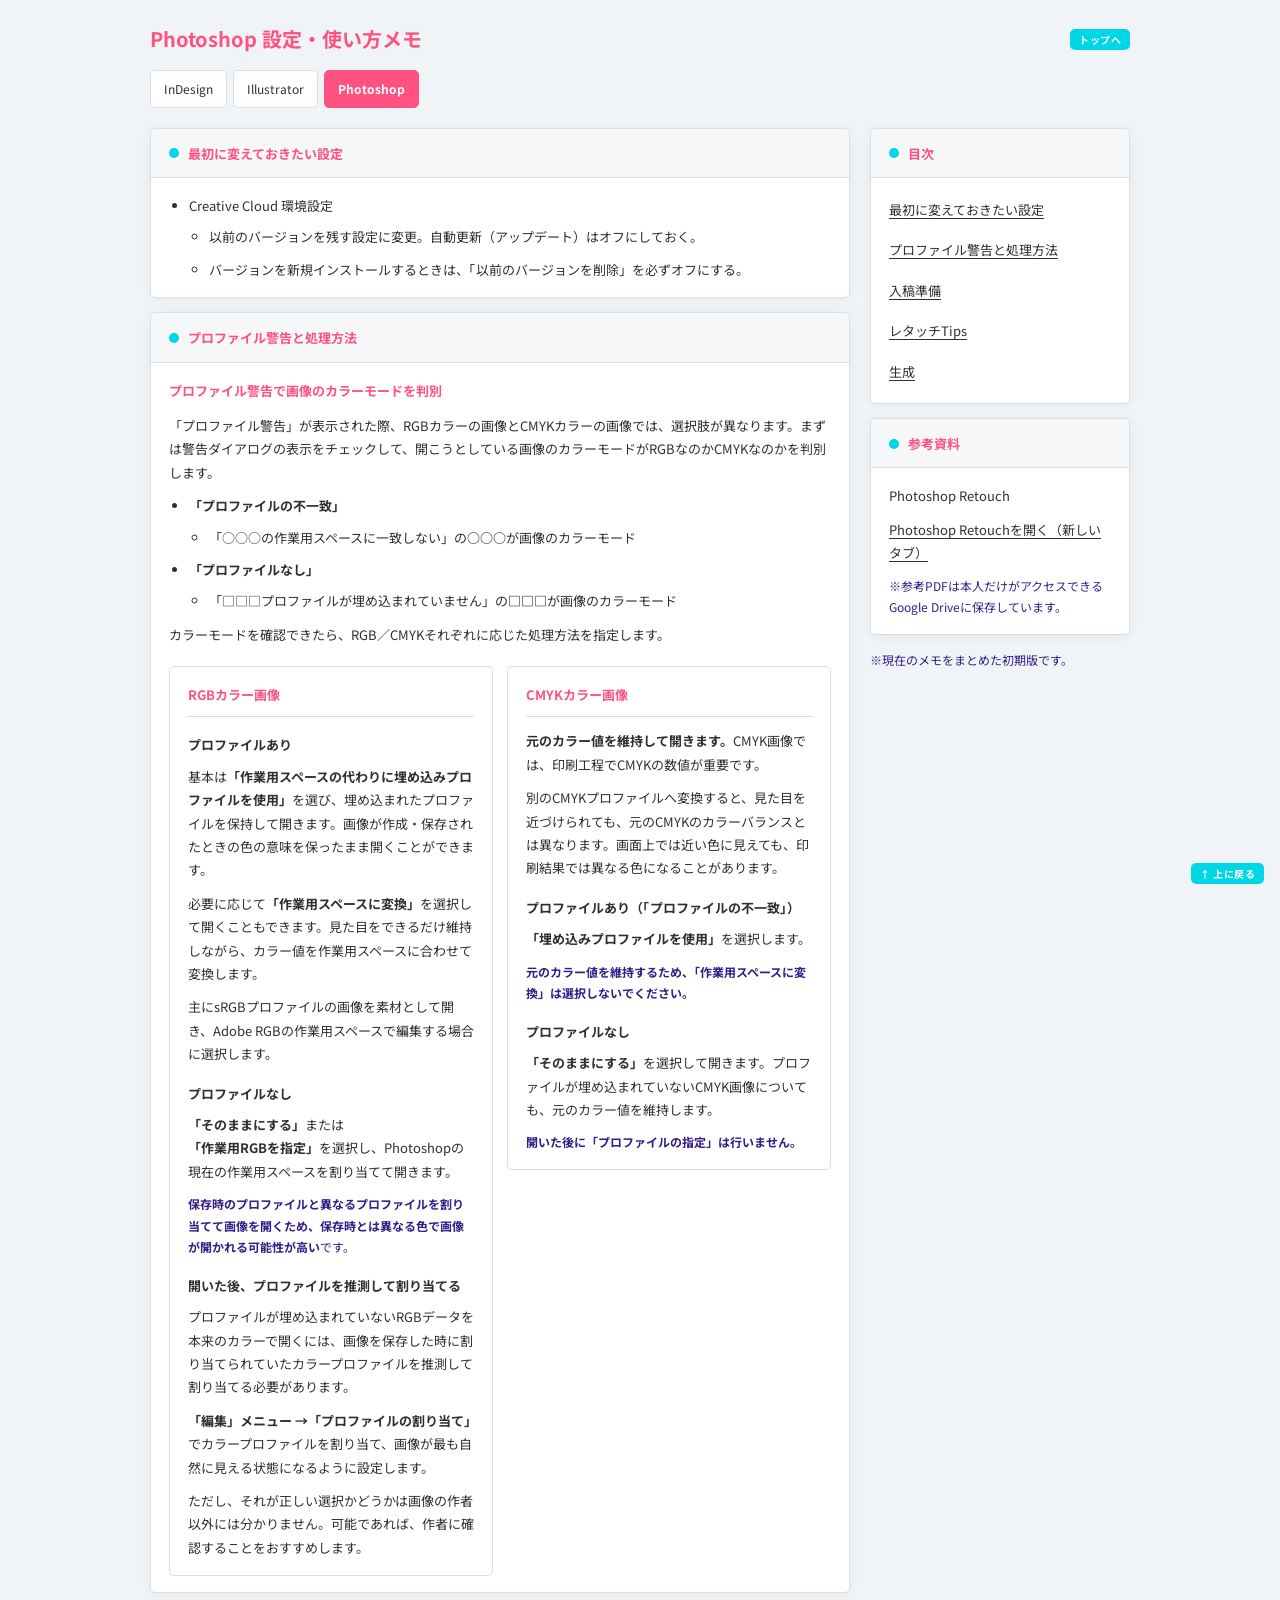
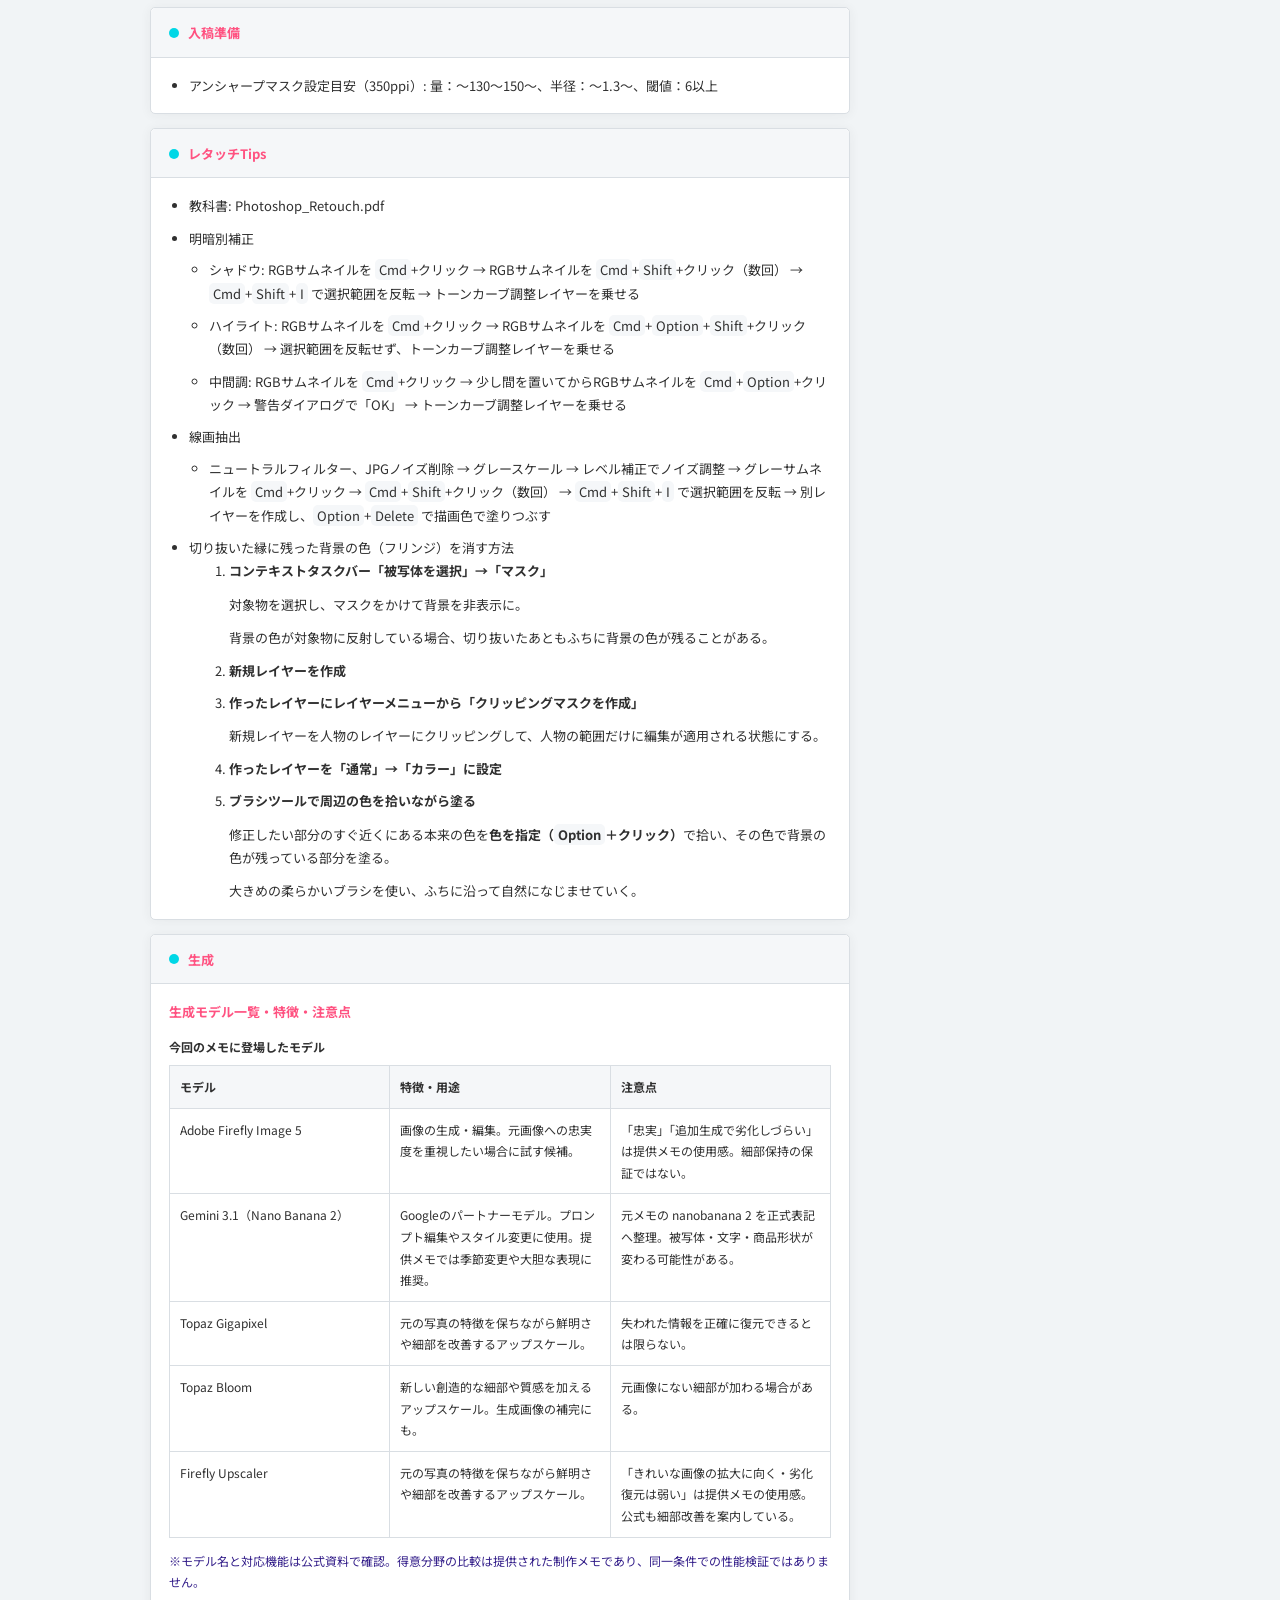
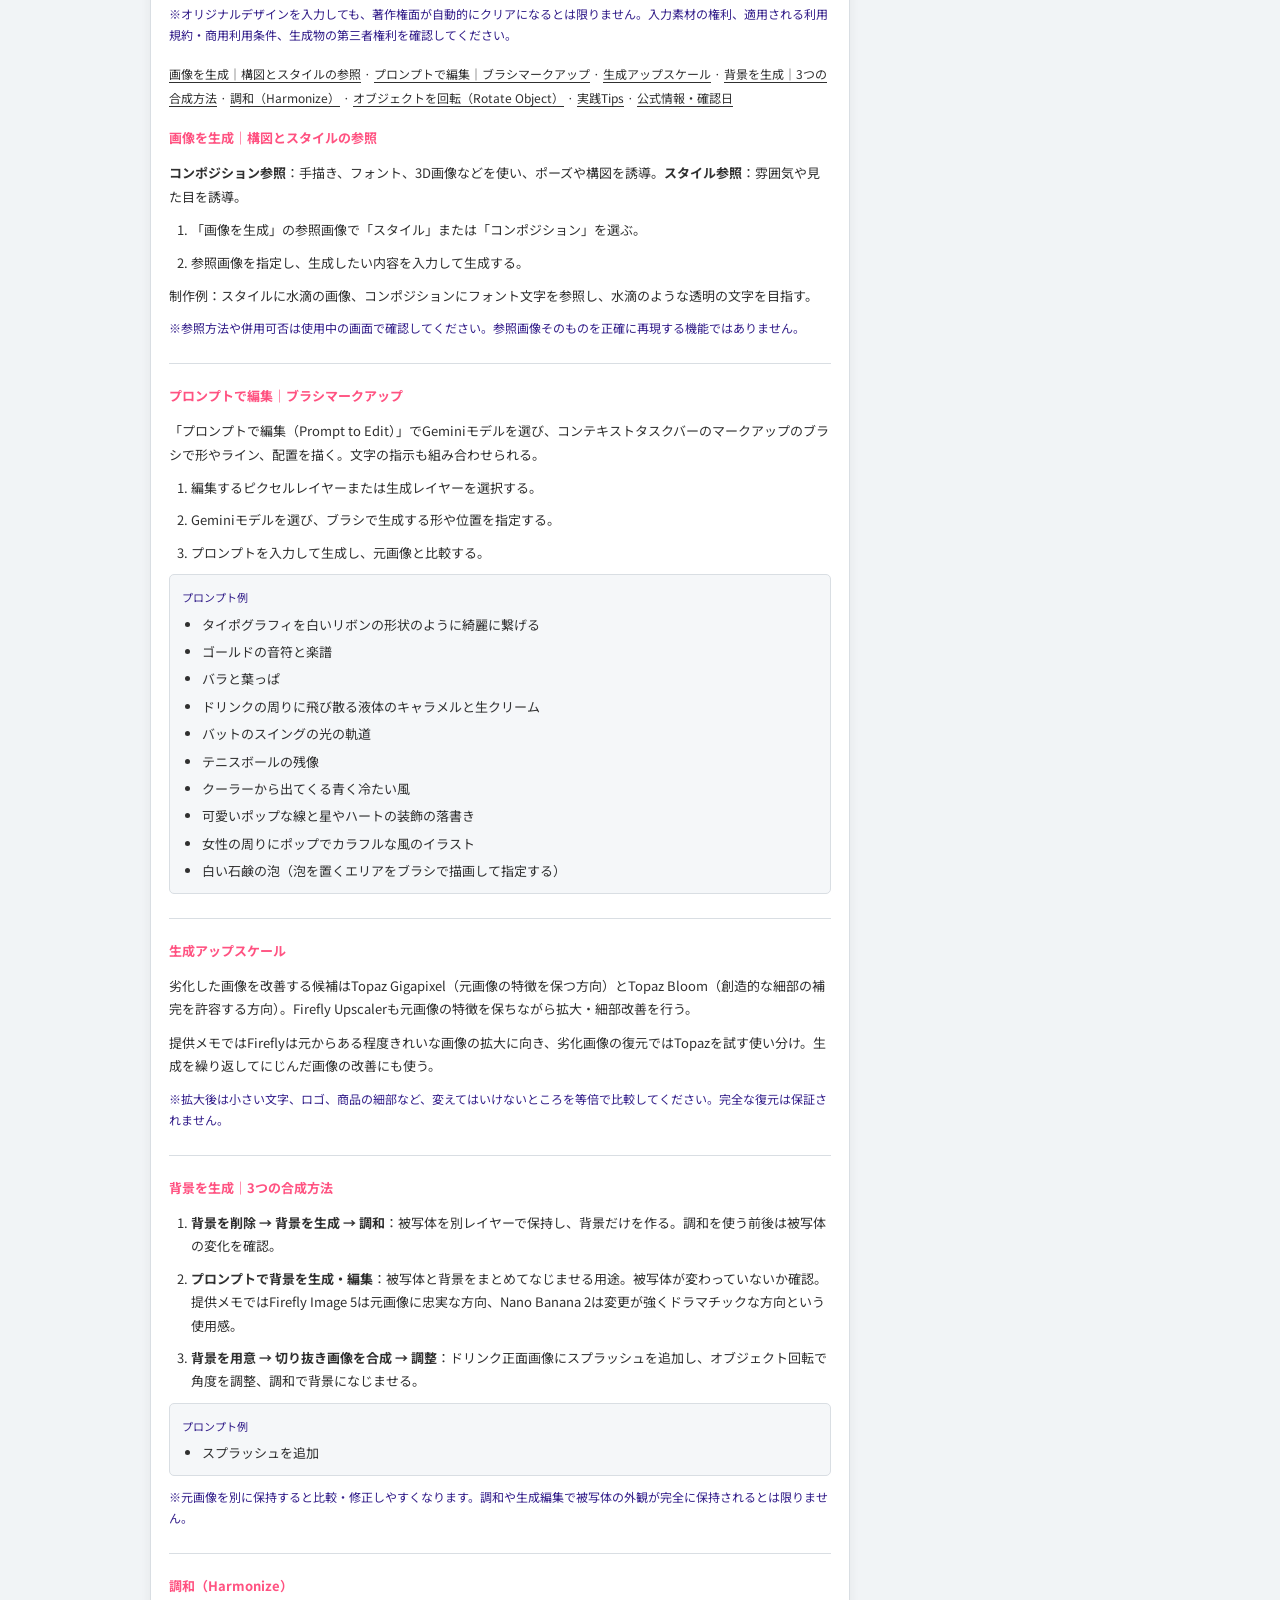
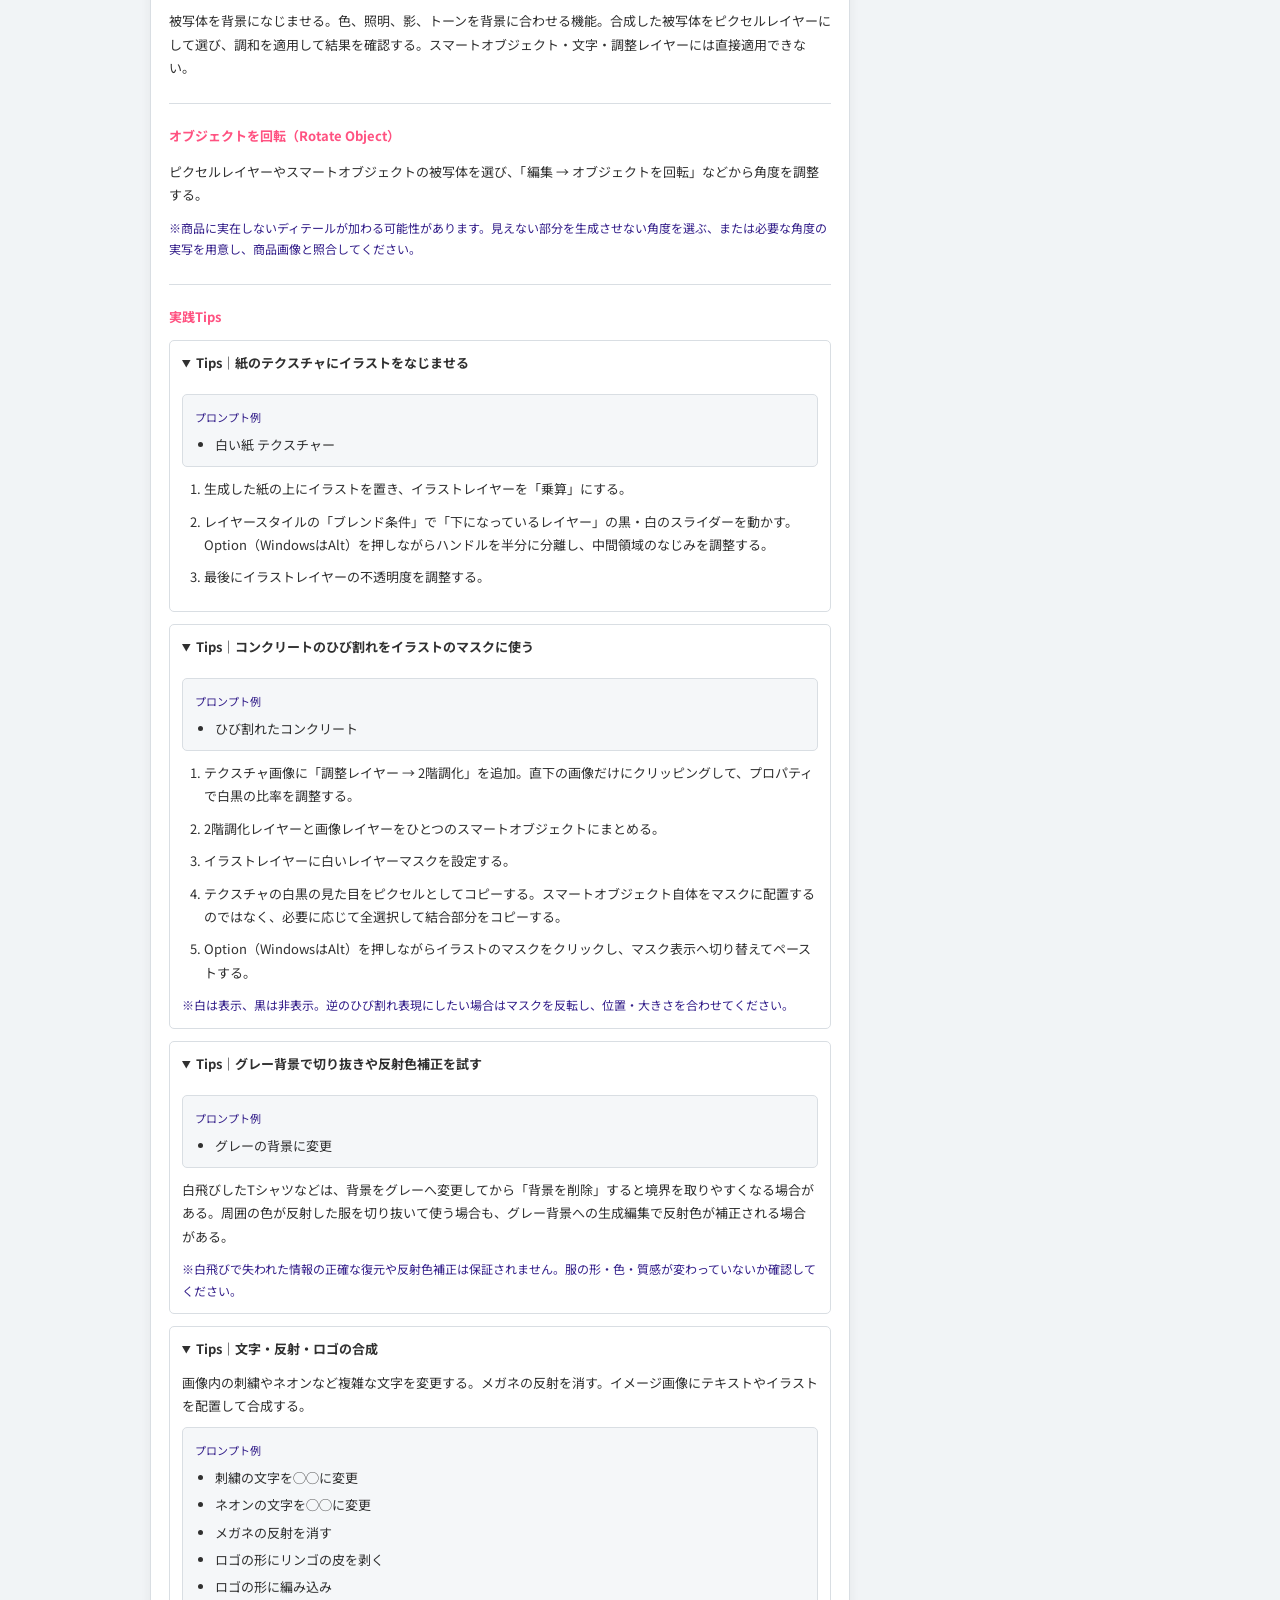
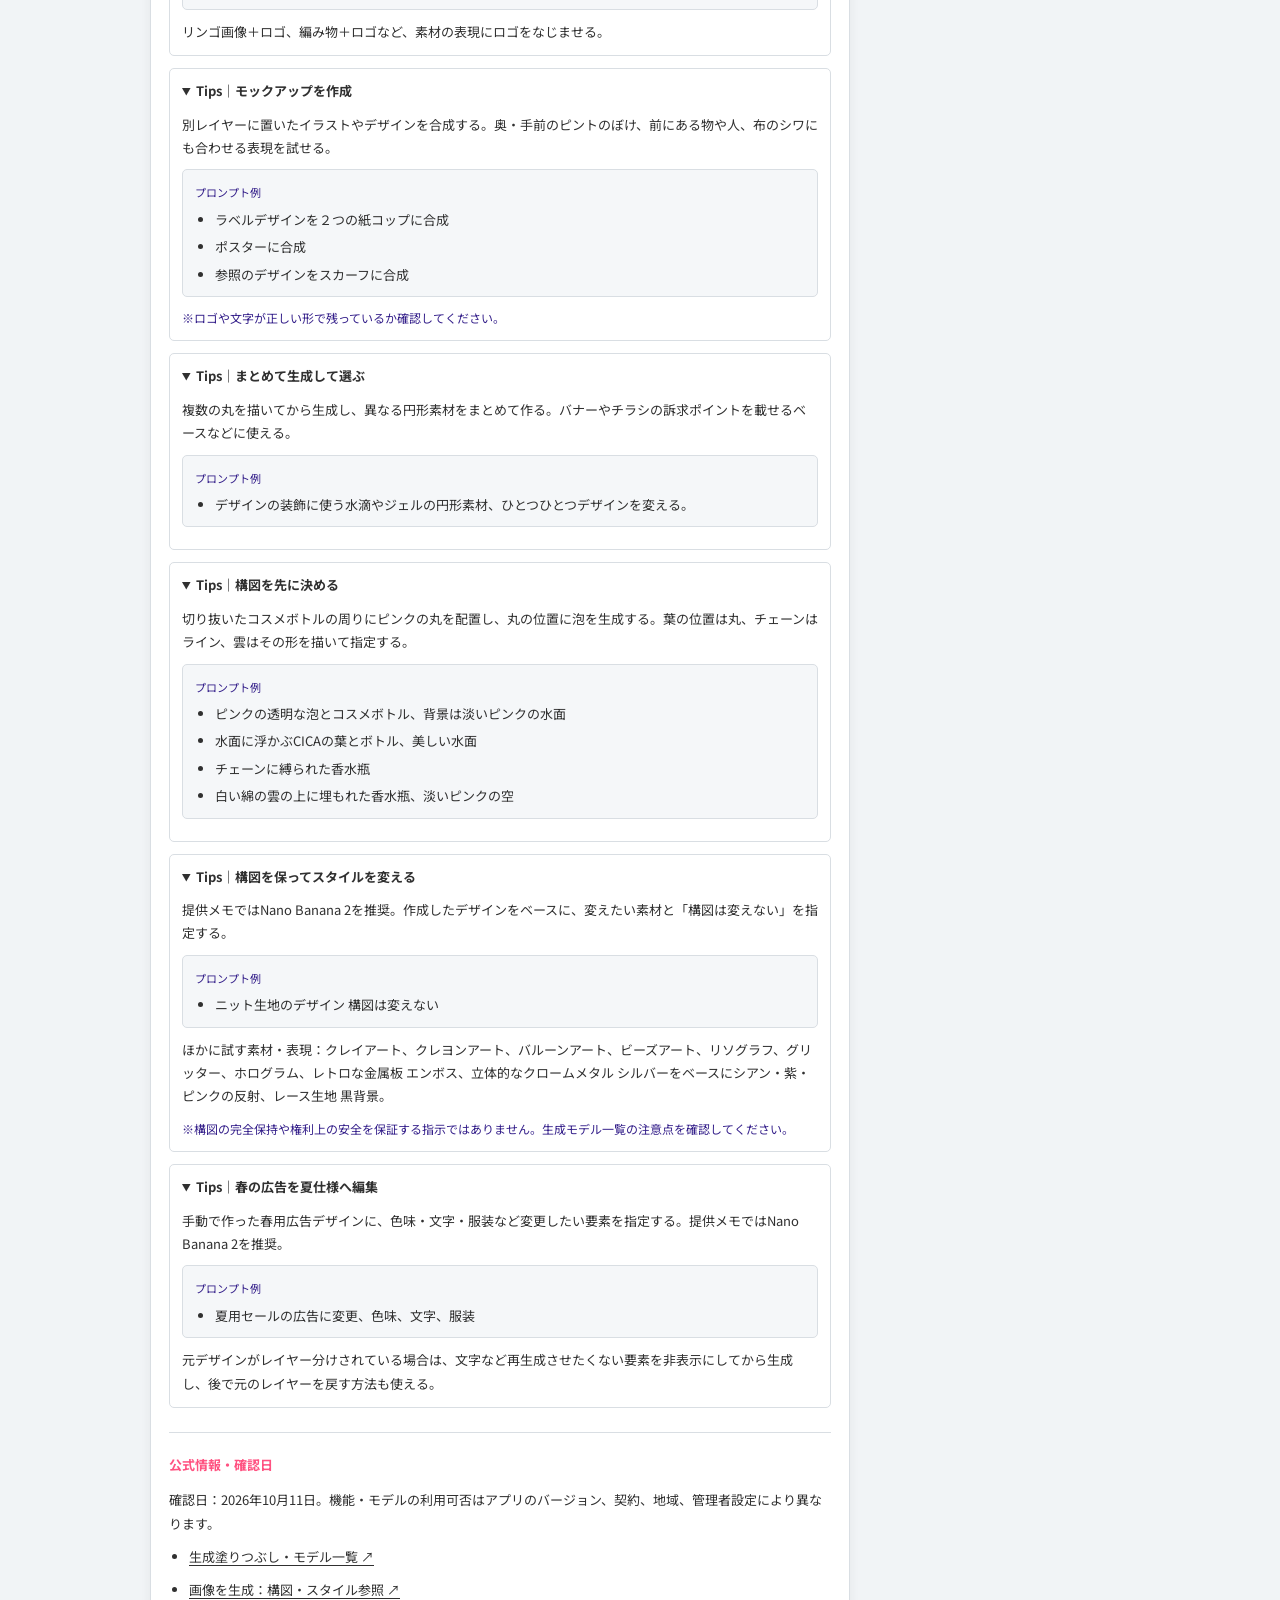
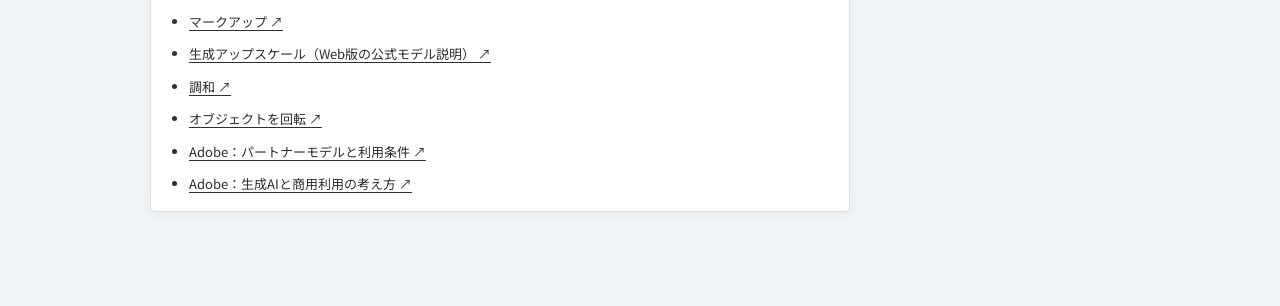
<file: Photoshop_settings/Photoshop_settings.html>
<!DOCTYPE html>
<html lang="ja"><head><meta charset="UTF-8"><meta name="viewport" content="width=device-width, initial-scale=1.0"><title>Photoshop 設定・使い方メモ</title>
<link href="https://fonts.googleapis.com/css2?family=Noto+Sans+JP:wght@400;500;700&family=Montserrat:wght@400;500;700&display=swap" rel="stylesheet">
<style>
:root { --bg:#f1f4f6; --surface:#ffffff; --surface2:#f5f7f9; --border:#d9dee3; --text:#303030; --accent:#ff5281; --accent2:#00d7e6; --message-color:#341f8a; --radius:5px; --shadow:0 1px 12px rgba(48,48,48,.06); }
* { box-sizing:border-box; }
body { margin:0; padding:24px 16px 80px; background:var(--bg); color:var(--text); font-family:'Noto Sans JP',sans-serif; font-size:13px; line-height:1.8; overflow-wrap:anywhere; }
.page-header, .layout, .app-nav { max-width:980px; margin:0 auto; }
.page-header { display:flex; align-items:center; justify-content:space-between; gap:12px; flex-wrap:wrap; margin-bottom:16px; }
h1 { font-size:20px; line-height:1.5; margin:0; color:var(--accent); }
a { color:var(--text); text-underline-offset:3px; }
.home-btn { display:inline-block; padding:3px 9px; background:var(--accent2); color:#fff; font-size:10px; font-weight:700; line-height:normal; text-decoration:none; border-radius:5px; letter-spacing:0.5px; }
.app-nav { display:flex; flex-wrap:wrap; gap:6px; margin-bottom:20px; }
.app-nav a { padding:7px 13px; border:1px solid var(--border); border-radius:var(--radius); background:var(--surface); font-size:12px; text-decoration:none; transition:all 0.15s; }
.app-nav a:hover { border-color:var(--accent); color:var(--accent); }
.app-nav a[aria-current] { background:var(--accent); border-color:var(--accent); color:#fff; font-weight:700; }
.layout { display:grid; grid-template-columns:minmax(0,1fr) 260px; gap:20px; align-items:start; }
.content,aside { min-width:0; }
.card { background:var(--surface); border:1px solid var(--border); border-radius:var(--radius); box-shadow:var(--shadow); margin-bottom:14px; }
.card h2 { display:flex; align-items:center; gap:9px; margin:0; padding:13px 18px 12px; background:var(--surface2); border-bottom:1px solid var(--border); border-radius:5px 5px 0 0; color:var(--accent); font-size:13px; }
.card h2::before { content:''; width:10px; height:10px; flex-shrink:0; border-radius:5px; background:var(--accent2); }
.card-body { padding:16px 18px; }
ul { margin:0; padding-left:20px; }
li + li { margin-top:9px; }
li ul { margin-top:8px; }
p { margin:0 0 10px; } p:last-child { margin-bottom:0; }
code { font-family:inherit; background:var(--surface2); padding:1px 4px; border-radius:5px; }
.caution-note,.pending { color:var(--message-color); background:transparent; font-size:12px; }
aside { position:sticky; top:20px; }
.toc { list-style:none; padding:0; } .toc a { display:block; padding:4px 0; }
section { scroll-margin-top:20px; }
.profile-guide h3 { margin:0 0 12px; font-size:13px; color:var(--accent); }
.profile-guide h4 { margin:16px 0 8px; font-size:13px; }
.profile-guide ul + p { margin-top:10px; }
.profile-modes { display:grid; grid-template-columns:repeat(2,minmax(0,1fr)); gap:14px; margin-top:20px; align-items:start; }
.profile-mode { min-width:0; padding:16px 18px; border:1px solid var(--border); border-radius:var(--radius); }
.profile-mode h3 { padding-bottom:10px; border-bottom:1px solid var(--border); }
@media(max-width:1000px) { .profile-modes { grid-template-columns:minmax(0,1fr); } }
:focus-visible { outline:3px solid #185f83; outline-offset:3px; }
a:hover { text-decoration:underline; }
.home-btn:hover, .app-nav a:hover { text-decoration:none; }
@media(max-width:760px) { .layout { grid-template-columns:minmax(0,1fr); } aside { position:static; grid-row:1; } }
@media(prefers-reduced-motion:reduce) { *,*::before,*::after { animation:none!important; transition:none!important; scroll-behavior:auto!important; } }

 .generation-nav {margin:16px 0;font-size:12px;line-height:2;}
/* 生成メモ：既存カードの配色・サイズを継承 */
.generation h3 {font-size:13px;color:var(--accent);margin:0 0 12px;}
.gen-part + .gen-part {margin-top:24px;padding-top:20px;border-top:1px solid var(--border);}
.generation ol {padding-left:22px;margin:10px 0;}
.model-table-wrap {max-width:100%;overflow-x:auto;margin-bottom:12px;}
.model-table {border-collapse:collapse;width:100%;font-size:12px;table-layout:fixed;}
.model-table caption {text-align:left;font-weight:700;margin-bottom:8px;}
.model-table th,.model-table td {padding:10px;border:1px solid var(--border);vertical-align:top;text-align:left;}
.model-table th {background:var(--surface2);}
.gen-tip {border:1px solid var(--border);border-radius:5px;margin:12px 0;}
.gen-tip summary {cursor:pointer;font-weight:700;padding:10px 12px;}
.gen-tip > div {padding:0 12px 12px;}
.prompt {border:1px solid var(--border);border-radius:5px;background:var(--surface2);padding:10px 12px;margin:10px 0;}
.prompt-list {margin:4px 0 0;padding-left:20px;user-select:text;}
.prompt-list li + li {margin-top:4px;}
.prompt-label {font-size:11px;color:var(--message-color);}
@media(max-width:480px) {.model-table {table-layout:auto;min-width:510px;}}

.back-to-top { position:fixed; right:max(16px, env(safe-area-inset-right)); bottom:max(16px, env(safe-area-inset-bottom)); z-index:10; }
@media print { .back-to-top { display:none; } }
</style></head><body id="page-top">
<header class="page-header"><h1>Photoshop 設定・使い方メモ</h1><a class="home-btn" href="../index.html">トップへ</a></header>
<nav class="app-nav" aria-label="アプリ別メモ"><a href="../InDesign_settings/InDesign_settings.html">InDesign</a><a href="../Illustrator_settings/Illustrator_settings.html">Illustrator</a><a href="../Photoshop_settings/Photoshop_settings.html" aria-current="page">Photoshop</a></nav>
<div class="layout"><main class="content"><!-- 最初に変えておきたい設定：下のリストへ項目を追記 -->
<section class="card" id="section-1"><h2>最初に変えておきたい設定</h2><div class="card-body"><ul><li>Creative Cloud 環境設定<ul><li>以前のバージョンを残す設定に変更。自動更新（アップデート）はオフにしておく。</li><li>バージョンを新規インストールするときは、「以前のバージョンを削除」を必ずオフにする。</li></ul></li></ul></div></section><section class="card" id="profile-warnings" aria-labelledby="profile-warnings-heading">
<h2 id="profile-warnings-heading">プロファイル警告と処理方法</h2>
<div class="card-body profile-guide">
<section aria-labelledby="profile-mode-heading">
<h3 id="profile-mode-heading">プロファイル警告で画像のカラーモードを判別</h3>
<p>「プロファイル警告」が表示された際、RGBカラーの画像とCMYKカラーの画像では、選択肢が異なります。まずは警告ダイアログの表示をチェックして、開こうとしている画像のカラーモードがRGBなのかCMYKなのかを判別します。</p>
<ul><li><strong>「プロファイルの不一致」</strong><ul><li>「○○○の作業用スペースに一致しない」の<strong>○○○</strong>が画像のカラーモード</li></ul></li><li><strong>「プロファイルなし」</strong><ul><li>「□□□プロファイルが埋め込まれていません」の<strong>□□□</strong>が画像のカラーモード</li></ul></li></ul>
<p>カラーモードを確認できたら、RGB／CMYKそれぞれに応じた処理方法を指定します。</p>
</section>
<div class="profile-modes">
<section class="profile-mode" aria-labelledby="profile-rgb-heading">
<h3 id="profile-rgb-heading">RGBカラー画像</h3>
<h4>プロファイルあり</h4>
<p>基本は<strong>「作業用スペースの代わりに埋め込みプロファイルを使用」</strong>を選び、埋め込まれたプロファイルを保持して開きます。画像が作成・保存されたときの色の意味を保ったまま開くことができます。</p>
<p>必要に応じて<strong>「作業用スペースに変換」</strong>を選択して開くこともできます。見た目をできるだけ維持しながら、カラー値を作業用スペースに合わせて変換します。</p>
<p>主にsRGBプロファイルの画像を素材として開き、Adobe RGBの作業用スペースで編集する場合に選択します。</p>
<h4>プロファイルなし</h4>
<p><strong>「そのままにする」</strong>または<strong>「作業用RGBを指定」</strong>を選択し、Photoshopの現在の作業用スペースを割り当てて開きます。</p>
<p class="caution-note"><strong>保存時のプロファイルと異なるプロファイルを割り当てて画像を開くため、保存時とは異なる色で画像が開かれる可能性が高い</strong>です。</p>
<h4>開いた後、プロファイルを推測して割り当てる</h4>
<p>プロファイルが埋め込まれていないRGBデータを本来のカラーで開くには、画像を保存した時に割り当てられていたカラープロファイルを推測して割り当てる必要があります。</p>
<p><strong>「編集」メニュー →「プロファイルの割り当て」</strong>でカラープロファイルを割り当て、画像が最も自然に見える状態になるように設定します。</p>
<p>ただし、それが正しい選択かどうかは画像の作者以外には分かりません。可能であれば、作者に確認することをおすすめします。</p>
</section>
<section class="profile-mode" aria-labelledby="profile-cmyk-heading">
<h3 id="profile-cmyk-heading">CMYKカラー画像</h3>
<p><strong>元のカラー値を維持して開きます。</strong>CMYK画像では、印刷工程でCMYKの数値が重要です。</p>
<p>別のCMYKプロファイルへ変換すると、見た目を近づけられても、元のCMYKのカラーバランスとは異なります。画面上では近い色に見えても、印刷結果では異なる色になることがあります。</p>
<h4>プロファイルあり（「プロファイルの不一致」）</h4>
<p><strong>「埋め込みプロファイルを使用」</strong>を選択します。</p>
<p class="caution-note"><strong>元のカラー値を維持するため、「作業用スペースに変換」は選択しないでください。</strong></p>
<h4>プロファイルなし</h4>
<p><strong>「そのままにする」</strong>を選択して開きます。プロファイルが埋め込まれていないCMYK画像についても、元のカラー値を維持します。</p>
<p class="caution-note"><strong>開いた後に「プロファイルの指定」は行いません。</strong></p>
</section>
</div>
</div>
</section>
<!-- 入稿準備：下のリストへ項目を追記 -->
<section class="card" id="section-4"><h2>入稿準備</h2><div class="card-body"><ul><li>アンシャープマスク設定目安（350ppi）: 量：〜130〜150〜、半径：〜1.3〜、閾値：6以上</li></ul></div></section><!-- レタッチTips：下のリストへ項目を追記 -->
<section class="card" id="section-5"><h2>レタッチTips</h2><div class="card-body"><ul><li>教科書: Photoshop_Retouch.pdf</li><li>明暗別補正<ul><li>シャドウ: RGBサムネイルを <code>Cmd</code>+クリック → RGBサムネイルを <code>Cmd</code>+<code>Shift</code>+クリック（数回） → <code>Cmd</code>+<code>Shift</code>+<code>I</code> で選択範囲を反転 → トーンカーブ調整レイヤーを乗せる</li><li>ハイライト: RGBサムネイルを <code>Cmd</code>+クリック → RGBサムネイルを <code>Cmd</code>+<code>Option</code>+<code>Shift</code>+クリック（数回） → 選択範囲を反転せず、トーンカーブ調整レイヤーを乗せる</li><li>中間調: RGBサムネイルを <code>Cmd</code>+クリック → 少し間を置いてからRGBサムネイルを <code>Cmd</code>+<code>Option</code>+クリック → 警告ダイアログで「OK」 → トーンカーブ調整レイヤーを乗せる</li></ul></li><li>線画抽出<ul><li>ニュートラルフィルター、JPGノイズ削除 → グレースケール → レベル補正でノイズ調整 → グレーサムネイルを <code>Cmd</code>+クリック → <code>Cmd</code>+<code>Shift</code>+クリック（数回） → <code>Cmd</code>+<code>Shift</code>+<code>I</code> で選択範囲を反転 → 別レイヤーを作成し、<code>Option</code>+<code>Delete</code> で描画色で塗りつぶす</li></ul></li><li>切り抜いた縁に残った背景の色（フリンジ）を消す方法
<ol>
<li><p><strong>コンテキストタスクバー「被写体を選択」→「マスク」</strong></p>
<p>対象物を選択し、マスクをかけて背景を非表示に。</p>
<p>背景の色が対象物に反射している場合、切り抜いたあともふちに背景の色が残ることがある。</p></li>
<li><strong>新規レイヤーを作成</strong></li>
<li><p><strong>作ったレイヤーにレイヤーメニューから「クリッピングマスクを作成」</strong></p>
<p>新規レイヤーを人物のレイヤーにクリッピングして、人物の範囲だけに編集が適用される状態にする。</p></li>
<li><strong>作ったレイヤーを「通常」→「カラー」に設定</strong></li>
<li><p><strong>ブラシツールで周辺の色を拾いながら塗る</strong></p>
<p>修正したい部分のすぐ近くにある本来の色を<strong>色を指定（<code>Option</code>＋クリック）</strong>で拾い、その色で背景の色が残っている部分を塗る。</p>
<p>大きめの柔らかいブラシを使い、ふちに沿って自然になじませていく。</p></li>
</ol>
</li>
</ul></div></section><section class="card generation" id="generation">
<h2>生成</h2>
<div class="card-body">
<section class="gen-part" id="generation-models">
<h3>生成モデル一覧・特徴・注意点</h3>
<div class="model-table-wrap">
<table class="model-table">
<caption>今回のメモに登場したモデル</caption>
<thead>
<tr>
<th scope="col">モデル</th>
<th scope="col">特徴・用途</th>
<th scope="col">注意点</th>
</tr>
</thead>
<tbody>
<tr>
<td>Adobe Firefly Image 5</td>
<td>画像の生成・編集。元画像への忠実度を重視したい場合に試す候補。</td>
<td>「忠実」「追加生成で劣化しづらい」は提供メモの使用感。細部保持の保証ではない。</td>
</tr>
<tr>
<td>Gemini 3.1（Nano Banana 2）</td>
<td>Googleのパートナーモデル。プロンプト編集やスタイル変更に使用。提供メモでは季節変更や大胆な表現に推奨。</td>
<td>元メモの nanobanana 2 を正式表記へ整理。被写体・文字・商品形状が変わる可能性がある。</td>
</tr>
<tr>
<td>Topaz Gigapixel</td>
<td>元の写真の特徴を保ちながら鮮明さや細部を改善するアップスケール。</td>
<td>失われた情報を正確に復元できるとは限らない。</td>
</tr>
<tr>
<td>Topaz Bloom</td>
<td>新しい創造的な細部や質感を加えるアップスケール。生成画像の補完にも。</td>
<td>元画像にない細部が加わる場合がある。</td>
</tr>
<tr>
<td>Firefly Upscaler</td>
<td>元の写真の特徴を保ちながら鮮明さや細部を改善するアップスケール。</td>
<td>「きれいな画像の拡大に向く・劣化復元は弱い」は提供メモの使用感。公式も細部改善を案内している。</td>
</tr>
</tbody>
</table>
</div>
<p class="caution-note">※モデル名と対応機能は公式資料で確認。得意分野の比較は提供された制作メモであり、同一条件での性能検証ではありません。</p>
<p class="caution-note">※オリジナルデザインを入力しても、著作権面が自動的にクリアになるとは限りません。入力素材の権利、適用される利用規約・商用利用条件、生成物の第三者権利を確認してください。</p>
</section>
<nav class="generation-nav" aria-label="生成の項目">
<a href="#generate-image">画像を生成｜構図とスタイルの参照</a> · <a href="#prompt-edit">プロンプトで編集｜ブラシマークアップ</a> · <a href="#upscale">生成アップスケール</a> · <a href="#generate-background">背景を生成｜3つの合成方法</a> · <a href="#harmonize">調和（Harmonize）</a> · <a href="#rotate-object">オブジェクトを回転（Rotate Object）</a> · <a href="#generation-tips">実践Tips</a> · <a href="#generation-sources">公式情報・確認日</a>
</nav>
<section class="gen-part" id="generate-image">
<h3>画像を生成｜構図とスタイルの参照</h3>
<p>
<strong>コンポジション参照</strong>：手描き、フォント、3D画像などを使い、ポーズや構図を誘導。<strong>スタイル参照</strong>：雰囲気や見た目を誘導。</p>
<ol>
<li>「画像を生成」の参照画像で「スタイル」または「コンポジション」を選ぶ。</li>
<li>参照画像を指定し、生成したい内容を入力して生成する。</li>
</ol>
<p>制作例：スタイルに水滴の画像、コンポジションにフォント文字を参照し、水滴のような透明の文字を目指す。</p>
<p class="caution-note">※参照方法や併用可否は使用中の画面で確認してください。参照画像そのものを正確に再現する機能ではありません。</p>
</section>
<section class="gen-part" id="prompt-edit">
<h3>プロンプトで編集｜ブラシマークアップ</h3>
<p>「プロンプトで編集（Prompt to Edit）」でGeminiモデルを選び、コンテキストタスクバーのマークアップのブラシで形やライン、配置を描く。文字の指示も組み合わせられる。</p>
<ol>
<li>編集するピクセルレイヤーまたは生成レイヤーを選択する。</li>
<li>Geminiモデルを選び、ブラシで生成する形や位置を指定する。</li>
<li>プロンプトを入力して生成し、元画像と比較する。</li>
</ol>
<div class="prompt">
<span class="prompt-label">プロンプト例</span>
<ul class="prompt-list">
<li>タイポグラフィを白いリボンの形状のように綺麗に繋げる</li>
<li>ゴールドの音符と楽譜</li>
<li>バラと葉っぱ</li>
<li>ドリンクの周りに飛び散る液体のキャラメルと生クリーム</li>
<li>バットのスイングの光の軌道</li>
<li>テニスボールの残像</li>
<li>クーラーから出てくる青く冷たい風</li>
<li>可愛いポップな線と星やハートの装飾の落書き</li>
<li>女性の周りにポップでカラフルな風のイラスト</li>
<li>白い石鹸の泡（泡を置くエリアをブラシで描画して指定する）</li>
</ul>
</div>
</section>
<section class="gen-part" id="upscale">
<h3>生成アップスケール</h3>
<p>劣化した画像を改善する候補はTopaz Gigapixel（元画像の特徴を保つ方向）とTopaz Bloom（創造的な細部の補完を許容する方向）。Firefly Upscalerも元画像の特徴を保ちながら拡大・細部改善を行う。</p>
<p>提供メモではFireflyは元からある程度きれいな画像の拡大に向き、劣化画像の復元ではTopazを試す使い分け。生成を繰り返してにじんだ画像の改善にも使う。</p>
<p class="caution-note">※拡大後は小さい文字、ロゴ、商品の細部など、変えてはいけないところを等倍で比較してください。完全な復元は保証されません。</p>
</section>
<section class="gen-part" id="generate-background">
<h3>背景を生成｜3つの合成方法</h3>
<ol>
<li>
<strong>背景を削除 → 背景を生成 → 調和</strong>：被写体を別レイヤーで保持し、背景だけを作る。調和を使う前後は被写体の変化を確認。</li>
<li>
<strong>プロンプトで背景を生成・編集</strong>：被写体と背景をまとめてなじませる用途。被写体が変わっていないか確認。提供メモではFirefly Image 5は元画像に忠実な方向、Nano Banana 2は変更が強くドラマチックな方向という使用感。</li>
<li>
<strong>背景を用意 → 切り抜き画像を合成 → 調整</strong>：ドリンク正面画像にスプラッシュを追加し、オブジェクト回転で角度を調整、調和で背景になじませる。</li>
</ol>
<div class="prompt">
<span class="prompt-label">プロンプト例</span>
<ul class="prompt-list">
<li>スプラッシュを追加</li>
</ul>
</div>
<p class="caution-note">※元画像を別に保持すると比較・修正しやすくなります。調和や生成編集で被写体の外観が完全に保持されるとは限りません。</p>
</section>
<section class="gen-part" id="harmonize">
<h3>調和（Harmonize）</h3>
<p>被写体を背景になじませる。色、照明、影、トーンを背景に合わせる機能。合成した被写体をピクセルレイヤーにして選び、調和を適用して結果を確認する。スマートオブジェクト・文字・調整レイヤーには直接適用できない。</p>
</section>
<section class="gen-part" id="rotate-object">
<h3>オブジェクトを回転（Rotate Object）</h3>
<p>ピクセルレイヤーやスマートオブジェクトの被写体を選び、「編集 → オブジェクトを回転」などから角度を調整する。</p>
<p class="caution-note">※商品に実在しないディテールが加わる可能性があります。見えない部分を生成させない角度を選ぶ、または必要な角度の実写を用意し、商品画像と照合してください。</p>
</section>
<section class="gen-part" id="generation-tips">
<h3>実践Tips</h3>
<details class="gen-tip" open>
<summary>Tips｜紙のテクスチャにイラストをなじませる</summary>
<div>
<div class="prompt">
<span class="prompt-label">プロンプト例</span>
<ul class="prompt-list">
<li>白い紙 テクスチャー</li>
</ul>
</div>
<ol>
<li>生成した紙の上にイラストを置き、イラストレイヤーを「乗算」にする。</li>
<li>レイヤースタイルの「ブレンド条件」で「下になっているレイヤー」の黒・白のスライダーを動かす。Option（WindowsはAlt）を押しながらハンドルを半分に分離し、中間領域のなじみを調整する。</li>
<li>最後にイラストレイヤーの不透明度を調整する。</li>
</ol>
</div>
</details>
<details class="gen-tip" open>
<summary>Tips｜コンクリートのひび割れをイラストのマスクに使う</summary>
<div>
<div class="prompt">
<span class="prompt-label">プロンプト例</span>
<ul class="prompt-list">
<li>ひび割れたコンクリート</li>
</ul>
</div>
<ol>
<li>テクスチャ画像に「調整レイヤー → 2階調化」を追加。直下の画像だけにクリッピングして、プロパティで白黒の比率を調整する。</li>
<li>2階調化レイヤーと画像レイヤーをひとつのスマートオブジェクトにまとめる。</li>
<li>イラストレイヤーに白いレイヤーマスクを設定する。</li>
<li>テクスチャの白黒の見た目をピクセルとしてコピーする。スマートオブジェクト自体をマスクに配置するのではなく、必要に応じて全選択して結合部分をコピーする。</li>
<li>Option（WindowsはAlt）を押しながらイラストのマスクをクリックし、マスク表示へ切り替えてペーストする。</li>
</ol>
<p class="caution-note">※白は表示、黒は非表示。逆のひび割れ表現にしたい場合はマスクを反転し、位置・大きさを合わせてください。</p>
</div>
</details>
<details class="gen-tip" open>
<summary>Tips｜グレー背景で切り抜きや反射色補正を試す</summary>
<div>
<div class="prompt">
<span class="prompt-label">プロンプト例</span>
<ul class="prompt-list">
<li>グレーの背景に変更</li>
</ul>
</div>
<p>白飛びしたTシャツなどは、背景をグレーへ変更してから「背景を削除」すると境界を取りやすくなる場合がある。周囲の色が反射した服を切り抜いて使う場合も、グレー背景への生成編集で反射色が補正される場合がある。</p>
<p class="caution-note">※白飛びで失われた情報の正確な復元や反射色補正は保証されません。服の形・色・質感が変わっていないか確認してください。</p>
</div>
</details>
<details class="gen-tip" open>
<summary>Tips｜文字・反射・ロゴの合成</summary>
<div>
<p>画像内の刺繍やネオンなど複雑な文字を変更する。メガネの反射を消す。イメージ画像にテキストやイラストを配置して合成する。</p>
<div class="prompt">
<span class="prompt-label">プロンプト例</span>
<ul class="prompt-list">
<li>刺繍の文字を◯◯に変更</li>
<li>ネオンの文字を◯◯に変更</li>
<li>メガネの反射を消す</li>
<li>ロゴの形にリンゴの皮を剥く</li>
<li>ロゴの形に編み込み</li>
</ul>
</div>
<p>リンゴ画像＋ロゴ、編み物＋ロゴなど、素材の表現にロゴをなじませる。</p>
</div>
</details>
<details class="gen-tip" open>
<summary>Tips｜モックアップを作成</summary>
<div>
<p>別レイヤーに置いたイラストやデザインを合成する。奥・手前のピントのぼけ、前にある物や人、布のシワにも合わせる表現を試せる。</p>
<div class="prompt">
<span class="prompt-label">プロンプト例</span>
<ul class="prompt-list">
<li>ラベルデザインを２つの紙コップに合成</li>
<li>ポスターに合成</li>
<li>参照のデザインをスカーフに合成</li>
</ul>
</div>
<p class="caution-note">※ロゴや文字が正しい形で残っているか確認してください。</p>
</div>
</details>
<details class="gen-tip" open>
<summary>Tips｜まとめて生成して選ぶ</summary>
<div>
<p>複数の丸を描いてから生成し、異なる円形素材をまとめて作る。バナーやチラシの訴求ポイントを載せるベースなどに使える。</p>
<div class="prompt">
<span class="prompt-label">プロンプト例</span>
<ul class="prompt-list">
<li>デザインの装飾に使う水滴やジェルの円形素材、ひとつひとつデザインを変える。</li>
</ul>
</div>
</div>
</details>
<details class="gen-tip" open>
<summary>Tips｜構図を先に決める</summary>
<div>
<p>切り抜いたコスメボトルの周りにピンクの丸を配置し、丸の位置に泡を生成する。葉の位置は丸、チェーンはライン、雲はその形を描いて指定する。</p>
<div class="prompt">
<span class="prompt-label">プロンプト例</span>
<ul class="prompt-list">
<li>ピンクの透明な泡とコスメボトル、背景は淡いピンクの水面</li>
<li>水面に浮かぶCICAの葉とボトル、美しい水面</li>
<li>チェーンに縛られた香水瓶</li>
<li>白い綿の雲の上に埋もれた香水瓶、淡いピンクの空</li>
</ul>
</div>
</div>
</details>
<details class="gen-tip" open>
<summary>Tips｜構図を保ってスタイルを変える</summary>
<div>
<p>提供メモではNano Banana 2を推奨。作成したデザインをベースに、変えたい素材と「構図は変えない」を指定する。</p>
<div class="prompt">
<span class="prompt-label">プロンプト例</span>
<ul class="prompt-list">
<li>ニット生地のデザイン 構図は変えない</li>
</ul>
</div>
<p>ほかに試す素材・表現：クレイアート、クレヨンアート、バルーンアート、ビーズアート、リソグラフ、グリッター、ホログラム、レトロな金属板 エンボス、立体的なクロームメタル シルバーをベースにシアン・紫・ピンクの反射、レース生地 黒背景。</p>
<p class="caution-note">※構図の完全保持や権利上の安全を保証する指示ではありません。生成モデル一覧の注意点を確認してください。</p>
</div>
</details>
<details class="gen-tip" open>
<summary>Tips｜春の広告を夏仕様へ編集</summary>
<div>
<p>手動で作った春用広告デザインに、色味・文字・服装など変更したい要素を指定する。提供メモではNano Banana 2を推奨。</p>
<div class="prompt">
<span class="prompt-label">プロンプト例</span>
<ul class="prompt-list">
<li>夏用セールの広告に変更、色味、文字、服装</li>
</ul>
</div>
<p>元デザインがレイヤー分けされている場合は、文字など再生成させたくない要素を非表示にしてから生成し、後で元のレイヤーを戻す方法も使える。</p>
</div>
</details>
</section>
<section class="gen-part" id="generation-sources">
<h3>公式情報・確認日</h3>
<p>確認日：2026年10月11日。機能・モデルの利用可否はアプリのバージョン、契約、地域、管理者設定により異なります。</p>
<ul>
<li>
<a href="https://helpx.adobe.com/uk/photoshop/desktop/create-open-import-images/create-images/edit-images-with-generative-fill.html" target="_blank" rel="noopener noreferrer">生成塗りつぶし・モデル一覧 ↗</a>
</li>
<li>
<a href="https://helpx.adobe.com/ca/photoshop/desktop/create-open-import-images/create-images/generate-images-using-reference-image.html" target="_blank" rel="noopener noreferrer">画像を生成：構図・スタイル参照 ↗</a>
</li>
<li>
<a href="https://helpx.adobe.com/photoshop/desktop/create-open-import-images/create-images/use-markup-for-ai-image-generation.html" target="_blank" rel="noopener noreferrer">マークアップ ↗</a>
</li>
<li>
<a href="https://helpx.adobe.com/in/photoshop/web/edit-images/retouch/enhance-image-quality-with-generative-upscale.html" target="_blank" rel="noopener noreferrer">生成アップスケール（Web版の公式モデル説明） ↗</a>
</li>
<li>
<a href="https://helpx.adobe.com/au/photoshop/desktop/repair-retouch/remove-objects-fill-space/blend-subjects-with-harmonize.html" target="_blank" rel="noopener noreferrer">調和 ↗</a>
</li>
<li>
<a href="https://helpx.adobe.com/uk/photoshop/desktop/crop-resize-transform/transform-manipulate-reshape/rotate-objects.html" target="_blank" rel="noopener noreferrer">オブジェクトを回転 ↗</a>
</li>
<li>
<a href="https://helpx.adobe.com/uk/creative-cloud/apps/generative-ai/non-adobe-models-in-adobe-products.html" target="_blank" rel="noopener noreferrer">Adobe：パートナーモデルと利用条件 ↗</a>
</li>
<li>
<a href="https://www.adobe.com/ai/overview/firefly/gen-ai-approach.html" target="_blank" rel="noopener noreferrer">Adobe：生成AIと商用利用の考え方 ↗</a>
</li>
</ul>
</section>
</div>
</section></main>
<aside aria-label="目次と参考資料"><nav class="card" aria-label="ページ内目次"><h2>目次</h2><div class="card-body"><ul class="toc"><li><a href="#section-1">最初に変えておきたい設定</a></li><li><a href="#profile-warnings">プロファイル警告と処理方法</a></li><li><a href="#section-4">入稿準備</a></li><li><a href="#section-5">レタッチTips</a></li><li><a href="#generation">生成</a></li></ul></div></nav>
<section class="card" id="references"><h2>参考資料</h2><div class="card-body"><p>Photoshop Retouch</p><p><a href="https://drive.google.com/file/d/1ivcY3dBdY6P-AsSp4y2SqdXdKZfkN3Ct/view?usp=drivesdk" target="_blank" rel="noopener noreferrer">Photoshop Retouchを開く（新しいタブ）</a></p>

<p class="caution-note">※参考PDFは本人だけがアクセスできるGoogle Driveに保存しています。</p></div></section>
<p class="caution-note">※現在のメモをまとめた初期版です。</p></aside></div>
<script>
document.querySelectorAll(' button.addEventListener('click', async () => {
  const text = button.parentElement.querySelector('  const status = document.getElementById('copy-status');
  try { await navigator.clipboard.writeText(text); status.textContent = 'プロンプトをコピーしました。'; }
  catch { const range = document.createRange(); range.selectNodeContents(button.parentElement.querySelector(' });
});
</script><a class="home-btn back-to-top" href="#page-top" aria-label="ページの上に戻る">↑ 上に戻る</a>
</body></html>
</file>
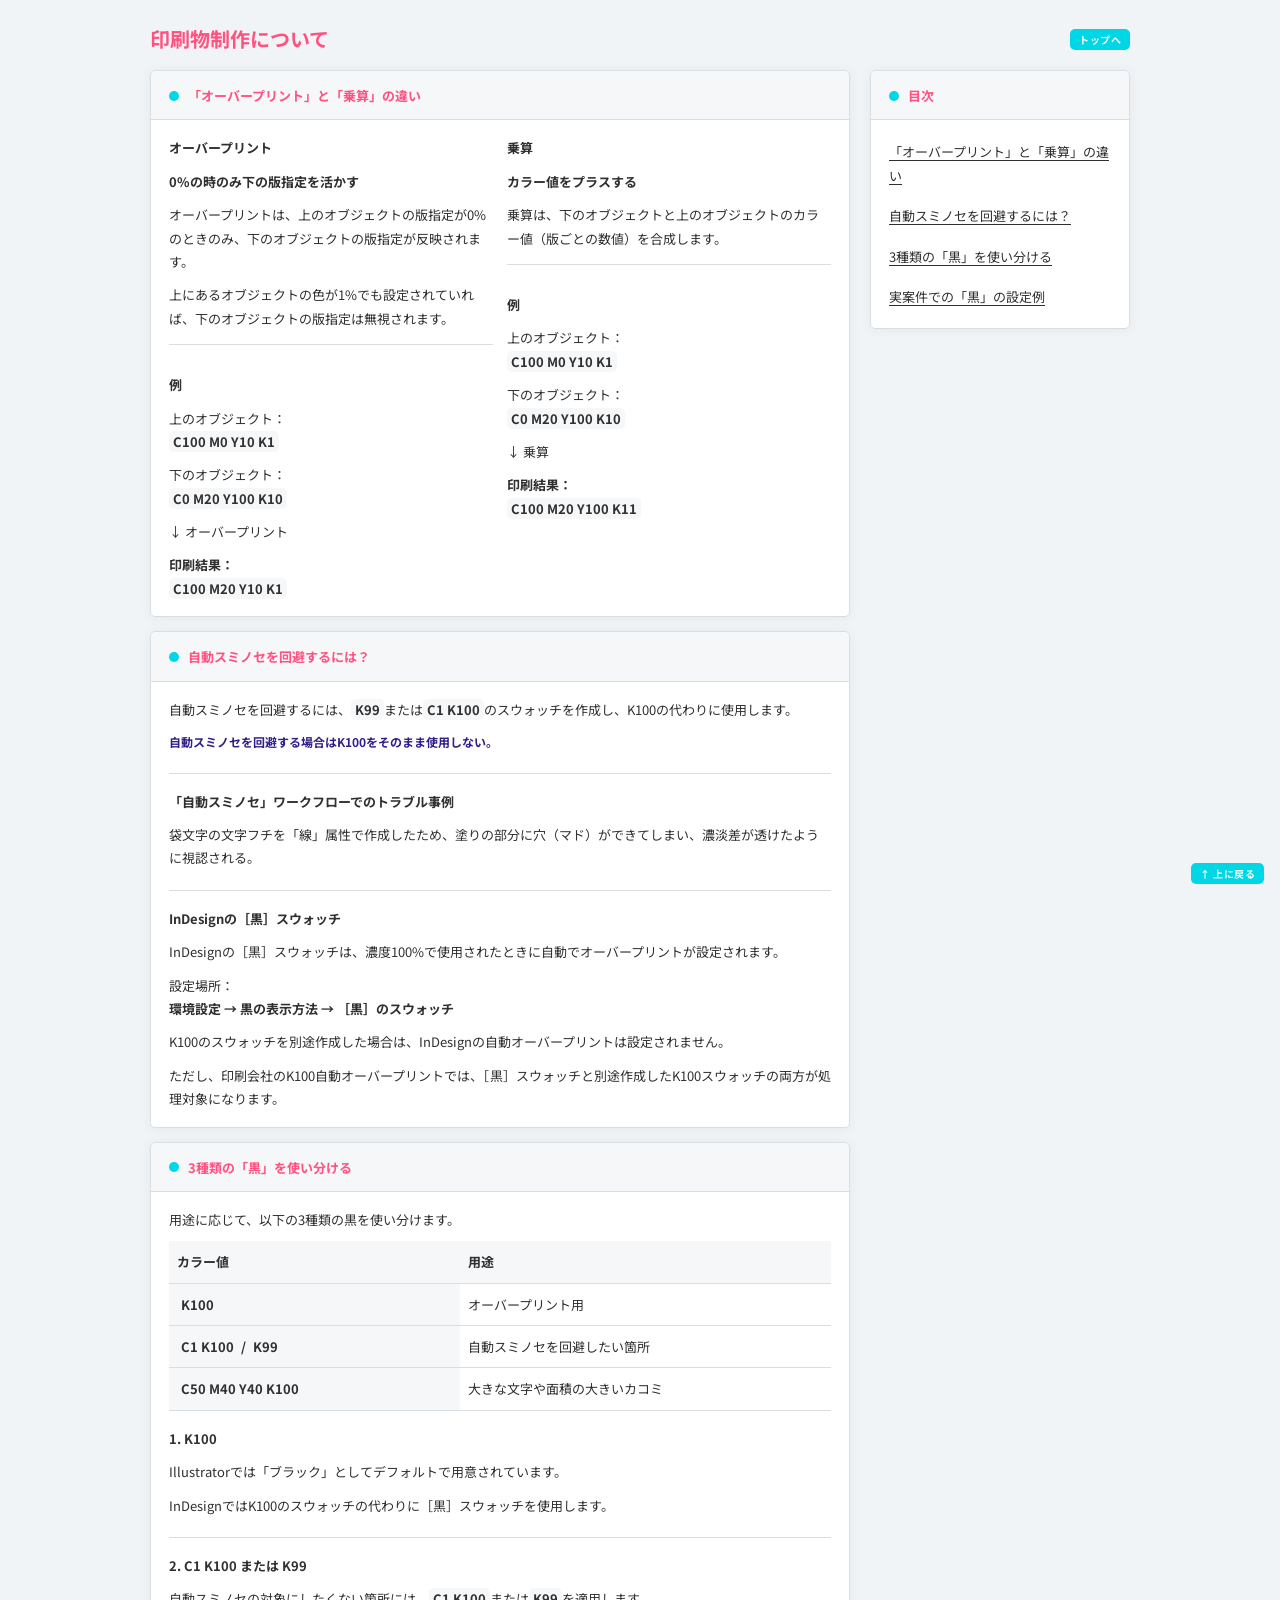
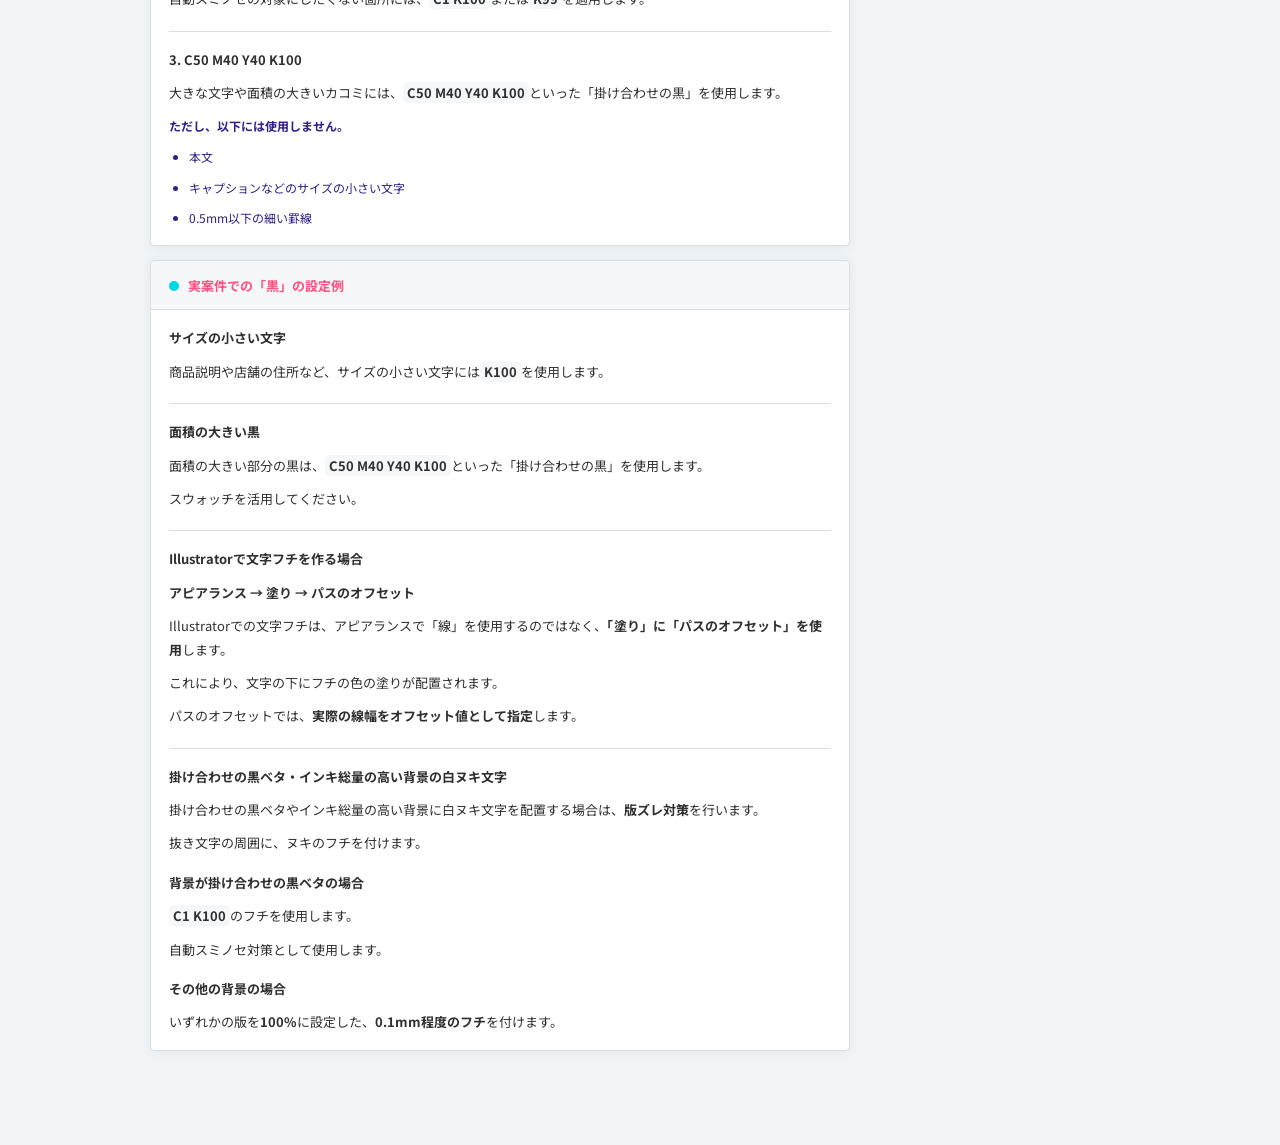
<file: Print_production/Print_production.html>
<!DOCTYPE html>
<html lang="ja">
<head>
<meta charset="UTF-8">
<meta name="viewport" content="width=device-width, initial-scale=1.0">
<title>印刷物制作について | My Tools</title>
<link href="https://fonts.googleapis.com/css2?family=Noto+Sans+JP:wght@400;500;700&display=swap" rel="stylesheet">
<style>
:root { --bg:#f1f4f6; --surface:#fff; --surface2:#f5f7f9; --border:#d9dee3; --text:#303030; --accent:#ff5281; --accent2:#00d7e6; --message-color:#341f8a; --radius:5px; --shadow:0 1px 12px rgba(48,48,48,.06); }
* { box-sizing:border-box; }
body { margin:0; padding:24px 16px 80px; background:var(--bg); color:var(--text); font-family:'Noto Sans JP',sans-serif; font-size:13px; line-height:1.8; overflow-wrap:anywhere; }
.page-header,.layout { max-width:980px; margin:0 auto; }
.page-header { display:flex; align-items:center; justify-content:space-between; flex-wrap:wrap; gap:12px; margin-bottom:16px; }
h1 { margin:0; font-size:20px; line-height:1.5; color:var(--accent); }
a { color:var(--text); text-underline-offset:3px; }
.home-btn { display:inline-block; padding:3px 9px; background:var(--accent2); color:#fff; font-size:10px; font-weight:700; line-height:normal; letter-spacing:.5px; text-decoration:none; border-radius:5px; }
.layout { display:grid; grid-template-columns:minmax(0,1fr) 260px; gap:20px; align-items:start; }
main,aside { min-width:0; }
aside { position:sticky; top:20px; }
.card { background:var(--surface); border:1px solid var(--border); border-radius:var(--radius); box-shadow:var(--shadow); margin-bottom:14px; }
.card h2 { display:flex; align-items:center; gap:9px; margin:0; padding:13px 18px 12px; background:var(--surface2); border-bottom:1px solid var(--border); border-radius:5px 5px 0 0; color:var(--accent); font-size:13px; }
.card h2::before { content:''; width:10px; height:10px; flex-shrink:0; border-radius:5px; background:var(--accent2); }
.card-body { padding:16px 18px; }
h3,h4 { font-size:13px; margin:0 0 10px; }
h4 { margin-top:16px; }
p { margin:0 0 10px; } p:last-child { margin-bottom:0; }
ul { margin:0; padding-left:20px; } li + li { margin-top:9px; }
code { font-family:inherit; font-weight:700; background:var(--surface2); padding:1px 4px; border-radius:5px; }
.caution-note { color:var(--message-color); background:transparent; font-size:12px; }
.compare { display:grid; grid-template-columns:repeat(2,minmax(0,1fr)); gap:14px; }
.compare section { min-width:0; }
.example { margin-top:14px; padding-top:12px; border-top:1px solid var(--border); }
.detail + .detail { margin-top:20px; padding-top:16px; border-top:1px solid var(--border); }
.black-table { width:100%; border-collapse:collapse; table-layout:fixed; margin-bottom:16px; }
.black-table th,.black-table td { padding:9px 8px; text-align:left; vertical-align:top; border-bottom:1px solid var(--border); }
.black-table th { background:var(--surface2); font-weight:700; }
.black-table th:first-child { width:44%; }
.toc { list-style:none; padding:0; } .toc a { display:block; padding:4px 0; }
section { scroll-margin-top:20px; }
:focus-visible { outline:3px solid #185f83; outline-offset:3px; }
@media(max-width:760px) { .layout { grid-template-columns:minmax(0,1fr); } aside { position:static; grid-row:1; } }
@media(max-width:600px) { .compare { grid-template-columns:minmax(0,1fr); } .compare section + section { border-top:1px solid var(--border); padding-top:16px; } }
@media(prefers-reduced-motion:reduce) { *,*::before,*::after { animation:none!important; transition:none!important; scroll-behavior:auto!important; } }

.back-to-top { position:fixed; right:max(16px, env(safe-area-inset-right)); bottom:max(16px, env(safe-area-inset-bottom)); z-index:10; }
@media print { .back-to-top { display:none; } }
</style>
</head>
<body id="page-top">
<header class="page-header"><h1>印刷物制作について</h1><a class="home-btn" href="../index.html">トップへ</a></header>
<div class="layout">
<main>
<section class="card" id="overprint-multiply"><h2>「オーバープリント」と「乗算」の違い</h2><div class="card-body compare">
<section aria-labelledby="overprint-heading"><h3 id="overprint-heading">オーバープリント</h3>
<p><strong>0%の時のみ下の版指定を活かす</strong></p>
<p>オーバープリントは、上のオブジェクトの版指定が0%のときのみ、下のオブジェクトの版指定が反映されます。</p>
<p>上にあるオブジェクトの色が1%でも設定されていれば、下のオブジェクトの版指定は無視されます。</p>
<div class="example"><h4>例</h4><p>上のオブジェクト：<br><code>C100 M0 Y10 K1</code></p><p>下のオブジェクト：<br><code>C0 M20 Y100 K10</code></p><p>↓ オーバープリント</p><p><strong>印刷結果：</strong><br><code>C100 M20 Y10 K1</code></p></div>
</section>
<section aria-labelledby="multiply-heading"><h3 id="multiply-heading">乗算</h3>
<p><strong>カラー値をプラスする</strong></p>
<p>乗算は、下のオブジェクトと上のオブジェクトのカラー値（版ごとの数値）を合成します。</p>
<div class="example"><h4>例</h4><p>上のオブジェクト：<br><code>C100 M0 Y10 K1</code></p><p>下のオブジェクト：<br><code>C0 M20 Y100 K10</code></p><p>↓ 乗算</p><p><strong>印刷結果：</strong><br><code>C100 M20 Y100 K11</code></p></div>
</section>
</div></section>
<section class="card" id="avoid-auto-overprint"><h2>自動スミノセを回避するには？</h2><div class="card-body">
<div class="detail"><p>自動スミノセを回避するには、<code>K99</code>または<code>C1 K100</code>のスウォッチを作成し、K100の代わりに使用します。</p><p class="caution-note"><strong>自動スミノセを回避する場合はK100をそのまま使用しない。</strong></p></div>
<section class="detail"><h3>「自動スミノセ」ワークフローでのトラブル事例</h3><p>袋文字の文字フチを「線」属性で作成したため、塗りの部分に穴（マド）ができてしまい、濃淡差が透けたように視認される。</p></section>
<section class="detail"><h3>InDesignの［黒］スウォッチ</h3><p>InDesignの［黒］スウォッチは、濃度100%で使用されたときに自動でオーバープリントが設定されます。</p><p>設定場所：<br><strong>環境設定 → 黒の表示方法 → ［黒］のスウォッチ</strong></p><p>K100のスウォッチを別途作成した場合は、InDesignの自動オーバープリントは設定されません。</p><p>ただし、印刷会社のK100自動オーバープリントでは、［黒］スウォッチと別途作成したK100スウォッチの両方が処理対象になります。</p></section>
</div></section>
<section class="card" id="three-blacks"><h2>3種類の「黒」を使い分ける</h2><div class="card-body">
<p>用途に応じて、以下の3種類の黒を使い分けます。</p>
<table class="black-table" aria-label="黒のカラー値と用途"><thead><tr><th scope="col">カラー値</th><th scope="col">用途</th></tr></thead><tbody>
<tr><th scope="row"><code>K100</code></th><td>オーバープリント用</td></tr>
<tr><th scope="row"><code>C1 K100</code> / <code>K99</code></th><td>自動スミノセを回避したい箇所</td></tr>
<tr><th scope="row"><code>C50 M40 Y40 K100</code></th><td>大きな文字や面積の大きいカコミ</td></tr>
</tbody></table>
<section class="detail"><h3>1. K100</h3><p>Illustratorでは「ブラック」としてデフォルトで用意されています。</p><p>InDesignではK100のスウォッチの代わりに［黒］スウォッチを使用します。</p></section>
<section class="detail"><h3>2. C1 K100 または K99</h3><p>自動スミノセの対象にしたくない箇所には、<code>C1 K100</code>または<code>K99</code>を適用します。</p></section>
<section class="detail"><h3>3. C50 M40 Y40 K100</h3><p>大きな文字や面積の大きいカコミには、<code>C50 M40 Y40 K100</code>といった「掛け合わせの黒」を使用します。</p><div class="caution-note"><p><strong>ただし、以下には使用しません。</strong></p><ul><li>本文</li><li>キャプションなどのサイズの小さい文字</li><li>0.5mm以下の細い罫線</li></ul></div></section>
</div></section>
<section class="card" id="practical-examples"><h2>実案件での「黒」の設定例</h2><div class="card-body">
<section class="detail"><h3>サイズの小さい文字</h3><p>商品説明や店舗の住所など、サイズの小さい文字には<code>K100</code>を使用します。</p></section>
<section class="detail"><h3>面積の大きい黒</h3><p>面積の大きい部分の黒は、<code>C50 M40 Y40 K100</code>といった「掛け合わせの黒」を使用します。</p><p>スウォッチを活用してください。</p></section>
<section class="detail"><h3>Illustratorで文字フチを作る場合</h3><p><strong>アピアランス → 塗り → パスのオフセット</strong></p><p>Illustratorでの文字フチは、アピアランスで「線」を使用するのではなく、<strong>「塗り」に「パスのオフセット」を使用</strong>します。</p><p>これにより、文字の下にフチの色の塗りが配置されます。</p><p>パスのオフセットでは、<strong>実際の線幅をオフセット値として指定</strong>します。</p></section>
<section class="detail"><h3>掛け合わせの黒ベタ・インキ総量の高い背景の白ヌキ文字</h3><p>掛け合わせの黒ベタやインキ総量の高い背景に白ヌキ文字を配置する場合は、<strong>版ズレ対策</strong>を行います。</p><p>抜き文字の周囲に、ヌキのフチを付けます。</p><h4>背景が掛け合わせの黒ベタの場合</h4><p><code>C1 K100</code>のフチを使用します。</p><p>自動スミノセ対策として使用します。</p><h4>その他の背景の場合</h4><p>いずれかの版を<strong>100%</strong>に設定した、<strong>0.1mm程度のフチ</strong>を付けます。</p></section>
</div></section>
</main>
<aside><nav class="card" aria-label="ページ内目次"><h2>目次</h2><div class="card-body"><ul class="toc"><li><a href="#overprint-multiply">「オーバープリント」と「乗算」の違い</a></li><li><a href="#avoid-auto-overprint">自動スミノセを回避するには？</a></li><li><a href="#three-blacks">3種類の「黒」を使い分ける</a></li><li><a href="#practical-examples">実案件での「黒」の設定例</a></li></ul></div></nav></aside>
</div>
<a class="home-btn back-to-top" href="#page-top" aria-label="ページの上に戻る">↑ 上に戻る</a>
</body>
</html>
</file>
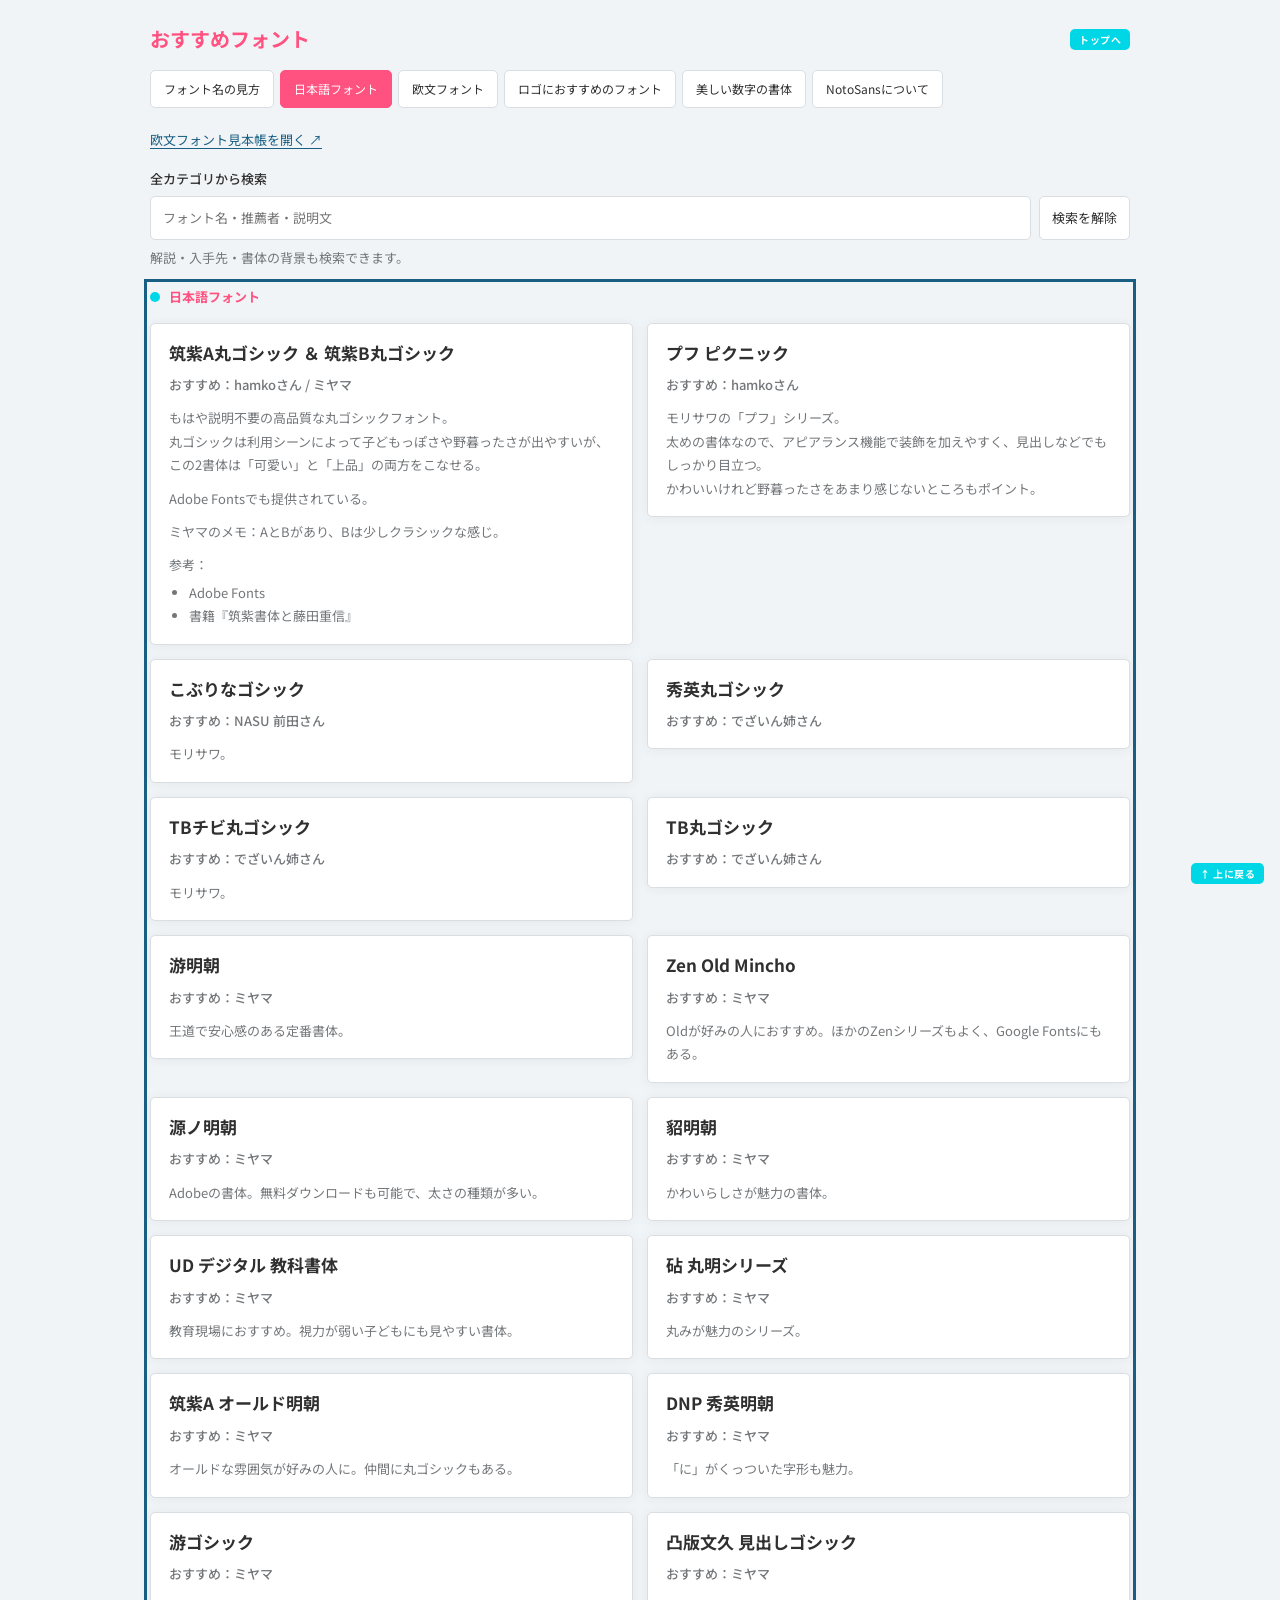
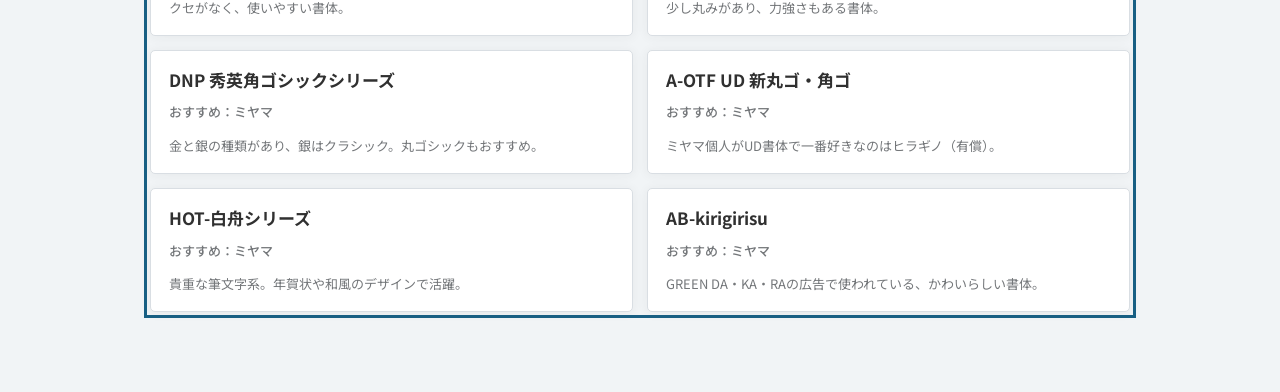
<file: Recommended_fonts/Recommended_fonts.html>
<!DOCTYPE html>
<html lang="ja">
<head>
<meta charset="UTF-8">
<meta name="viewport" content="width=device-width, initial-scale=1.0">
<title>おすすめフォント | My Tools</title>
<link href="https://fonts.googleapis.com/css2?family=Noto+Sans+JP:wght@400;500;700&display=swap" rel="stylesheet">
<style>
:root { --bg:#f1f4f6; --surface:#ffffff; --border:#d9dee3; --text:#303030; --text-muted:#74777a; --accent:#ff5281; --accent2:#00d7e6; --radius:5px; --shadow:0 1px 12px rgba(48,48,48,.06); }
* { box-sizing:border-box; }
body { margin:0; padding:24px 16px 80px; background:var(--bg); color:var(--text); font-family:'Noto Sans JP',sans-serif; font-size:13px; line-height:1.8; overflow-wrap:anywhere; }
.page-header, .category-nav, main { max-width:980px; margin:0 auto; }
.page-header { display:flex; align-items:center; justify-content:space-between; gap:12px; flex-wrap:wrap; margin-bottom:16px; }
h1 { margin:0; font-size:20px; line-height:1.5; color:var(--accent); }
.home-btn { display:inline-block; padding:3px 9px; background:var(--accent2); color:#fff; font-size:10px; font-weight:700; line-height:normal; text-decoration:none; border-radius:5px; letter-spacing:0.5px; }
.category-nav { display:flex; flex-wrap:wrap; gap:6px; margin-bottom:20px; }
.category-nav a { padding:7px 13px; border:1px solid var(--border); border-radius:var(--radius); background:var(--surface); color:var(--text); font-size:12px; text-decoration:none; transition:all .15s; }
.category-nav a:hover { border-color:var(--accent); color:var(--accent); }
.category + .category { margin-top:32px; }
.category { scroll-margin-top:20px; }
h2 { display:flex; align-items:center; gap:9px; margin:0 0 14px; color:var(--accent); font-size:13px; }
h2::before { content:''; width:10px; height:10px; flex-shrink:0; border-radius:5px; background:var(--accent2); }
.font-list { display:grid; grid-template-columns:repeat(2,minmax(0,1fr)); gap:14px; align-items:start; }
.font-card { min-width:0; padding:16px 18px; background:var(--surface); border:1px solid var(--border); border-radius:var(--radius); box-shadow:var(--shadow); }
h3 { margin:0 0 8px; font-size:17px; font-weight:700; line-height:1.5; }
.recommender { margin:0; color:var(--text-muted); font-size:13px; font-weight:500; }
.memo { margin-top:10px; font-size:13px; color:var(--text-muted); }
.memo p { margin:0 0 10px; }
.memo p:last-child { margin-bottom:0; }
.references { margin-top:10px; }
.references p { margin-bottom:4px; }
.references ul { margin:0; padding-left:20px; }
.guide-list { display:grid; gap:14px; }
.guide-panel { min-width:0; padding:16px 18px; background:var(--surface); border:1px solid var(--border); border-radius:var(--radius); box-shadow:var(--shadow); }
.guide-panel h3 { font-size:13px; color:var(--accent); padding-bottom:10px; margin-bottom:12px; border-bottom:1px solid var(--border); }
.guide-panel h4 { font-size:13px; margin:16px 0 8px; }
.guide-panel p, .guide-panel ul { margin:0 0 10px; }
.guide-panel ul { padding-left:20px; }
.guide-panel li + li { margin-top:6px; }
.guide-panel > :last-child { margin-bottom:0; }
.guide-terms { display:grid; grid-template-columns:minmax(0,1fr) minmax(0,2fr); margin:0 0 10px; }
.guide-terms dt, .guide-terms dd { margin:0; padding:7px 0; border-bottom:1px solid var(--border); }
.guide-terms dt { font-weight:700; padding-right:12px; }
.guide-note { color:#341f8a; font-size:12px; }
.guide-points { border-left:4px solid var(--accent); }
.guide-points strong { color:var(--accent); }
.guide-detail + .guide-detail { border-top:1px solid var(--border); margin-top:16px; padding-top:16px; }
.guide-detail h4 { margin:0 0 10px; font-size:13px; font-weight:700; }
.guide-detail > :last-child { margin-bottom:0; }
.guide-cautions { border-left:4px solid #341f8a; }
.guide-cautions h3, .guide-important { color:#341f8a; }
.back-to-top { position:fixed; right:max(16px, env(safe-area-inset-right)); bottom:max(16px, env(safe-area-inset-bottom)); z-index:10; }
@media print { .back-to-top { display:none; } }
:focus-visible { outline:3px solid #185f83; outline-offset:3px; }
@media(max-width:760px) { .font-list { grid-template-columns:minmax(0,1fr); } }
@media(prefers-reduced-motion:reduce) { *,*::before,*::after { animation:none!important; transition:none!important; scroll-behavior:auto!important; } }
.logo-intro { margin:0 0 14px; color:var(--text-muted); font-size:12px; }
.foundry-section { margin-bottom:32px; }
.foundry-list { display:grid; grid-template-columns:repeat(2,minmax(0,1fr)); gap:0; }
.foundry-card { min-width:0; padding:0 18px 0 0; }
.foundry-card + .foundry-card { padding:0 0 0 18px; border-left:1px solid var(--border); }
.foundry-card h4 { margin:0 0 12px; font-size:17px; line-height:1.5; }
.foundry-reading { display:block; margin-top:3px; color:var(--text-muted); font-size:12px; font-weight:400; }
.foundry-card p { margin:0 0 12px; }
.foundry-card > :last-child { margin-bottom:0; }
.foundry-availability { color:#341f8a; font-size:12px; }
.logo-list-heading { font-size:13px; color:var(--accent); margin:0 0 16px; padding-bottom:12px; border-bottom:1px solid var(--border); }
@media(max-width:760px) {
  .foundry-list { grid-template-columns:minmax(0,1fr); }
  .foundry-card { padding:0 0 18px; }
  .foundry-card + .foundry-card { padding:18px 0 0; border-left:0; border-top:1px solid var(--border); }
}
.logo-context { margin:6px 0; color:#341f8a; font-size:12px; }
.logo-context a { color:inherit; }
.logo-history { margin:12px 0; padding:12px 0; border-top:1px solid var(--border); border-bottom:1px solid var(--border); }
.logo-history h4 { margin:0 0 8px; font-size:13px; color:var(--accent); }
.logo-history p { margin:0 0 8px; }
.logo-history p:last-child { margin-bottom:0; }
/* Category navigation is enhanced only when JavaScript is available. */
[hidden] { display:none!important; }
.font-navigation-ready .category { margin-top:0; }
.category-nav a[aria-selected="true"] { background:var(--accent); border-color:var(--accent); color:#fff; }
.library-link-row,.font-search-controls { max-width:980px; margin:0 auto 16px; }
.library-link-row a { color:#185f83; text-underline-offset:3px; }
.font-search-controls label { display:block; font-size:13px; font-weight:500; margin-bottom:6px; }
.search-input-row { display:flex; gap:8px; }
.search-input-row input,.search-input-row button { font:inherit; border:1px solid var(--border); border-radius:5px; background:#fff; color:var(--text); padding:9px 12px; min-height:42px; }
.search-input-row input { flex:1; min-width:0; }
.search-input-row button { cursor:pointer; flex-shrink:0; }
.search-input-row button:hover { border-color:var(--accent); }
.search-help { color:var(--text-muted); margin:6px 0 0; }
.guide-toc { margin:0 0 16px; padding:12px 18px; background:#fff; border:1px solid var(--border); border-radius:5px; }
.guide-toc ul { display:flex; flex-wrap:wrap; gap:6px 20px; list-style:none; margin:0; padding:0; }
.guide-toc a,.result-links a { color:#185f83; text-underline-offset:3px; }
.font-details { margin-top:12px; border-top:1px solid var(--border); padding-top:8px; }
.font-details summary { cursor:pointer; color:#185f83; font-size:13px; padding:4px 0; }
.font-details[open] summary { margin-bottom:8px; }
.font-details .logo-history { border:0; padding:0; }
#search-result-list { display:grid; grid-template-columns:repeat(2,minmax(0,1fr)); gap:14px; }
.search-result { min-width:0; padding:16px 18px; border:1px solid var(--border); border-radius:5px; background:#fff; box-shadow:var(--shadow); }
.search-result h3 { font-size:17px; }
.search-excerpt { color:var(--text-muted); margin:8px 0; }
.result-links { display:flex; flex-wrap:wrap; gap:6px 16px; }
@media(max-width:760px) { #search-result-list { grid-template-columns:minmax(0,1fr); } .category-nav a { flex:1 1 140px; padding:10px 12px; } }
@media print {
  main > .category[hidden] { display:block!important; }
  .category-nav,.library-link-row,.font-search-controls,#search-results,.guide-toc,.logo-context a { display:none!important; }
  main > .category { margin-top:24px!important; }
  .font-list { display:block; }
  .font-card { margin-bottom:14px; box-shadow:none; }
  details::details-content { display:block!important; content-visibility:visible!important; }
}

</style>
</head>
<body id="page-top">
<header class="page-header"><h1>おすすめフォント</h1><a class="home-btn" href="../index.html">トップへ</a></header>
<nav class="category-nav" aria-label="フォントのカテゴリ"><a href="#font-names">フォント名の見方</a><a href="#japanese">日本語フォント</a><a href="#western">欧文フォント</a><a href="#logo-fonts">ロゴにおすすめのフォント</a><a href="#numerals">美しい数字の書体</a><a href="#noto-sans">NotoSansについて</a></nav>
<p class="library-link-row"><a href="../Latin_Font_Library/index.html">欧文フォント見本帳を開く ↗</a></p>
<div class="font-search-controls" id="font-search-controls" hidden>
<label for="font-search">全カテゴリから検索</label>
<div class="search-input-row"><input id="font-search" type="search" placeholder="フォント名・推薦者・説明文" aria-describedby="font-search-help" aria-controls="search-results"><button id="clear-font-search" type="button">検索を解除</button></div>
<p class="search-help" id="font-search-help">解説・入手先・書体の背景も検索できます。</p>
</div>
<main>
<section id="search-results" aria-labelledby="search-heading" hidden>
<h2 id="search-heading">全カテゴリの検索結果</h2>
<p id="search-count" role="status" aria-live="polite" aria-atomic="true"></p>
<p id="search-empty" hidden>該当する情報がありません。検索語を変えるか、検索を解除してください。</p>
<div id="search-result-list"></div>
</section>
<section class="category" id="font-names" aria-labelledby="font-names-heading">
<h2 id="font-names-heading">フォント名の見方</h2>
<nav class="guide-toc" aria-label="フォント名の見方の目次"><ul><li><a href="#vendors-heading">ベンダーの省略記号</a></li><li><a href="#proportional-heading">プロポーショナルフォント</a></li><li><a href="#glyph-sets-heading">ProやStdなどの意味（グリフセット）</a></li><li><a href="#n-fonts-heading">Nフォント</a></li><li><a href="#usage-points-heading">使う上でのポイント</a></li><li><a href="#multilingual-heading">多言語フォント</a></li><li><a href="#font-types-heading">フォントの種類</a></li><li><a href="#font-cautions-heading">フォント使用時の注意</a></li></ul></nav>
<div class="guide-list">
<section class="guide-panel" aria-labelledby="vendors-heading">
<h3 id="vendors-heading">ベンダーの省略記号</h3>
<p>多くのベンダーは、フォント名の冒頭に省略記号などを入れています。</p>
<dl class="guide-terms">
<dt>A-OTF、A P-OTF、BIZ</dt><dd>モリサワ</dd>
<dt>FOT-</dt><dd>フォントワークス</dd>
<dt>DF</dt><dd>ダイナフォント</dd>
<dt>DS</dt><dd>デザインシグナル</dd>
<dt>MS</dt><dd>マイクロソフト</dd>
<dt>HG</dt><dd>リコー</dd>
</dl>
<p class="guide-note">※ちなみに「<strong>A P-OTF</strong>」はAP版と呼ばれ、ここ最近に出てきたものです。</p>
</section>
<section class="guide-panel" aria-labelledby="proportional-heading">
<h3 id="proportional-heading">プロポーショナルフォント</h3>
<p><strong>「プロポーショナルフォント」にはフォント名に「P」がついています。</strong></p>
<p>Windows環境には、</p>
<ul><li>MS <strong>P</strong>ゴシック</li><li>HG<strong>P</strong>ゴシックM</li><li>BIZ UD<strong>P</strong>ゴシック</li></ul>
<p>などのプロポーショナルフォントが付属しています。</p>
<p>自動カーニング機能のないPowerPointにて重宝します。</p>
</section>
<section class="guide-panel" aria-labelledby="glyph-sets-heading">
<h3 id="glyph-sets-heading">ProやStdなどの意味（グリフセット）</h3>
<p>「ヒラギノ角ゴPro W3」や「ヒラギノ角ゴStd W8」などのOpenTypeフォントについている「<strong>Pro</strong>」「<strong>Std</strong>」は、収録している文字数を表します。</p>
<p><strong>Adobe-Japan1という規格</strong>により収録文字が定められています。</p>
<p>同じ「新ゴ」でも、手元に</p>
<p><strong>Std / Pro / Pr5 / Pr6</strong></p>
<p>がある場合には、収録字形数の多い「<strong>Pr6</strong>」を使います（上位互換性があります）。</p>
<p>モリサワには「<a href="https://www.morisawa.co.jp/culture/dictionary/1944">Min</a>」「<a href="https://www.morisawa.co.jp/culture/dictionary/4837">Min2</a>」という独自の文字セットがあります。これらは漢字が少なすぎて、書籍の本文や見出しなどで使えるものではありません。</p>
</section>
<section class="guide-panel" aria-labelledby="n-fonts-heading">
<h3 id="n-fonts-heading">Nフォント</h3>
<p>「<strong>ProN</strong>」など「<strong>N</strong>」がついているものは、「JIS2004字形」に準拠したNフォント（「Nつきフォント」）。</p>
<p>168文字が旧字風の字形で表示されます。</p>
<p class="guide-note">※ただし、フォント名に「<strong>N</strong>」がついていなくても、Nフォントのことがあります。</p>
</section>
<section class="guide-panel guide-points" aria-labelledby="usage-points-heading">
<h3 id="usage-points-heading">使う上でのポイント</h3>
<ul><li>「Pro」「Pr5」「Pr6」がある場合には、収録文字の多い「<strong>Pr6</strong>」を使う</li><li>特に指定がなければ「<strong>Nフォント</strong>」を使う</li></ul>
</section>
<section class="guide-panel" aria-labelledby="multilingual-heading">
<h3 id="multilingual-heading">多言語フォント</h3>
<p>多言語フォントでは、次の略語も覚えておきましょう。</p>
<h4>国・地域</h4>
<dl class="guide-terms"><dt>JP</dt><dd>日本</dd><dt>CN</dt><dd>中国</dd><dt>TW</dt><dd>台湾</dd><dt>HK</dt><dd>香港</dd><dt>KR</dt><dd>韓国</dd></dl>
<h4>中国語の表記</h4>
<dl class="guide-terms"><dt>SC</dt><dd>簡体字（Simplified Chinese）</dd><dt>TC</dt><dd>繁体字（Traditional Chinese）</dd></dl>
<h4>複数言語</h4>
<dl class="guide-terms"><dt>CJK</dt><dd>Chinese Japanese Korean</dd><dt>CJKV</dt><dd>中国語・日本語・朝鮮語・ベトナム語</dd></dl>
</section>
<section class="guide-panel" aria-labelledby="font-types-heading">
<h3 id="font-types-heading">フォントの種類</h3>
<div class="guide-detail">
<h4>OpenTypeフォント（OTF）</h4>
<p>制作現場における現在の主流。</p>
<p><strong>Windows</strong>と<strong>macOS</strong>で互換性があります。</p>
<p><strong>OpenType</strong>フォントの中にもいくつかの種類があり、同じ書体であっても収録字数や機能が異なります。</p>
</div>
<div class="guide-detail">
<h4>TrueTypeフォント</h4>
<p><strong>Windows</strong>でよく使われているフォーマットです。</p>
<p><strong>Windows</strong>と<strong>macOS</strong>では互換性がありません。同じフォント名でもドキュメントの体裁が変化します。</p>
</div>
<div class="guide-detail">
<h4>OCF／CIDフォント</h4>
<p><strong>macOS</strong>専用の和文フォントフォーマット。</p>
<p>以前はDTP業界の主流として使われていました。</p>
<p>現在の<strong>macOS</strong>・<strong>Adobe CC</strong>がサポートしているのは<strong>CID</strong>フォントのみですが、モリサワ・フォントワークスともにCIDフォントのサポートは終了しています。</p>
</div>
<div class="guide-detail">
<h4>Type 1フォント（PostScript Type 1フォント）</h4>
<p>1984年にAdobeが発表した欧文用フォントフォーマットで、DTPの黎明期から広く使用されてきました。</p>
<p><strong>Creative Cloud</strong>での<strong>Type 1</strong>フォントのサポートは終了しており、<strong>2023以降のCreative Cloud</strong>では認識されません。</p>
</div>
<div class="guide-detail">
<h4>バリアブルフォント</h4>
<p>1つのフォントで太さや字幅などの「<strong>デザイン軸</strong>」を自由に変更できるフォントです。</p>
<p>従来のフォントと異なり、スタイルを無段階に調整できます。</p>
<p>フォントによって調整できるデザイン軸が異なります。</p>
</div>
<div class="guide-detail">
<h4>カラーフォント</h4>
<p>文字にカラーが設定されているフォントです。</p>
<p>特定の文字がカラー文字になっているほか、「異体字」パネルからカラー文字を入力できます。</p>
<p>正式には「<strong>OpenType-SVGフォント</strong>」と呼ばれます。</p>
</div>
</section>
<section class="guide-panel guide-cautions" aria-labelledby="font-cautions-heading">
<h3 id="font-cautions-heading">フォント使用時の注意</h3>
<div class="guide-detail">
<h4>サポート終了したType 1フォントを使用したデータ</h4>
<p><strong>Type 1</strong>フォントを使用して制作し、適切に保存した<strong>PDF</strong>や<strong>Illustrator</strong>ドキュメントにはフォントデータが埋め込まれています。</p>
<p><strong>データを開かず、保存したままの状態</strong>なら、他のデータに配置して使用できます。</p>
<p>例えば、Illustrator 2020で作成した図版データをInDesign 2025で作成したドキュメントに配置した場合、PDF書き出しやプリントアウトを問題なく行えます。</p>
</div>
<div class="guide-detail">
<h4>Adobe Fonts、フリーフォントについて</h4>
<p><strong>Adobe Fonts</strong>やフリーフォントだけでデータ制作を行うには、ウェイトや収録字数が足りません。</p>
<p class="guide-important">さらに、<strong>Adobe Fontsはフォントベンダーからの要求などで提供が終了する場合があります。</strong></p>
<p>そのため、フォントを永続的に使用できるとは限りません。</p>
</div>
</section>
</div>
</section>
<section class="category" id="japanese" aria-labelledby="japanese-heading">
<h2 id="japanese-heading">日本語フォント</h2>
<div class="font-list">
<article class="font-card">
<h3>筑紫A丸ゴシック ＆ 筑紫B丸ゴシック</h3>
<p class="recommender">おすすめ：hamkoさん / ミヤマ</p>
<div class="memo">
<p>もはや説明不要の高品質な丸ゴシックフォント。<br>
丸ゴシックは利用シーンによって子どもっぽさや野暮ったさが出やすいが、この2書体は「可愛い」と「上品」の両方をこなせる。</p>
<p>Adobe Fontsでも提供されている。</p>
<p>ミヤマのメモ：AとBがあり、Bは少しクラシックな感じ。</p>
<div class="references"><p>参考：</p><ul><li>Adobe Fonts</li><li>書籍『筑紫書体と藤田重信』</li></ul></div>
</div>
</article>
<article class="font-card">
<h3>プフ ピクニック</h3>
<p class="recommender">おすすめ：hamkoさん</p>
<div class="memo">
<p>モリサワの「プフ」シリーズ。<br>
太めの書体なので、アピアランス機能で装飾を加えやすく、見出しなどでもしっかり目立つ。<br>
かわいいけれど野暮ったさをあまり感じないところもポイント。</p>
</div>
</article>
<article class="font-card">
<h3>こぶりなゴシック</h3>
<p class="recommender">おすすめ：NASU 前田さん</p>
<div class="memo">
<p>モリサワ。</p>
</div>
</article>
<article class="font-card">
<h3>秀英丸ゴシック</h3>
<p class="recommender">おすすめ：でざいん姉さん</p>
</article>
<article class="font-card">
<h3>TBチビ丸ゴシック</h3>
<p class="recommender">おすすめ：でざいん姉さん</p>
<div class="memo">
<p>モリサワ。</p>
</div>
</article>
<article class="font-card">
<h3>TB丸ゴシック</h3>
<p class="recommender">おすすめ：でざいん姉さん</p>
</article>
<article class="font-card">
<h3>游明朝</h3>
<p class="recommender">おすすめ：ミヤマ</p>
<div class="memo">
<p>王道で安心感のある定番書体。</p>
</div>
</article>
<article class="font-card">
<h3>Zen Old Mincho</h3>
<p class="recommender">おすすめ：ミヤマ</p>
<div class="memo">
<p>Oldが好みの人におすすめ。ほかのZenシリーズもよく、Google Fontsにもある。</p>
</div>
</article>
<article class="font-card">
<h3>源ノ明朝</h3>
<p class="recommender">おすすめ：ミヤマ</p>
<div class="memo">
<p>Adobeの書体。無料ダウンロードも可能で、太さの種類が多い。</p>
</div>
</article>
<article class="font-card">
<h3>貂明朝</h3>
<p class="recommender">おすすめ：ミヤマ</p>
<div class="memo">
<p>かわいらしさが魅力の書体。</p>
</div>
</article>
<article class="font-card">
<h3>UD デジタル 教科書体</h3>
<p class="recommender">おすすめ：ミヤマ</p>
<div class="memo">
<p>教育現場におすすめ。視力が弱い子どもにも見やすい書体。</p>
</div>
</article>
<article class="font-card">
<h3>砧 丸明シリーズ</h3>
<p class="recommender">おすすめ：ミヤマ</p>
<div class="memo">
<p>丸みが魅力のシリーズ。</p>
</div>
</article>
<article class="font-card">
<h3>筑紫A オールド明朝</h3>
<p class="recommender">おすすめ：ミヤマ</p>
<div class="memo">
<p>オールドな雰囲気が好みの人に。仲間に丸ゴシックもある。</p>
</div>
</article>
<article class="font-card">
<h3>DNP 秀英明朝</h3>
<p class="recommender">おすすめ：ミヤマ</p>
<div class="memo">
<p>「に」がくっついた字形も魅力。</p>
</div>
</article>
<article class="font-card">
<h3>游ゴシック</h3>
<p class="recommender">おすすめ：ミヤマ</p>
<div class="memo">
<p>クセがなく、使いやすい書体。</p>
</div>
</article>
<article class="font-card">
<h3>凸版文久 見出しゴシック</h3>
<p class="recommender">おすすめ：ミヤマ</p>
<div class="memo">
<p>少し丸みがあり、力強さもある書体。</p>
</div>
</article>
<article class="font-card">
<h3>DNP 秀英角ゴシックシリーズ</h3>
<p class="recommender">おすすめ：ミヤマ</p>
<div class="memo">
<p>金と銀の種類があり、銀はクラシック。丸ゴシックもおすすめ。</p>
</div>
</article>
<article class="font-card">
<h3>A-OTF UD 新丸ゴ・角ゴ</h3>
<p class="recommender">おすすめ：ミヤマ</p>
<div class="memo">
<p>ミヤマ個人がUD書体で一番好きなのはヒラギノ（有償）。</p>
</div>
</article>
<article class="font-card">
<h3>HOT-白舟シリーズ</h3>
<p class="recommender">おすすめ：ミヤマ</p>
<div class="memo">
<p>貴重な筆文字系。年賀状や和風のデザインで活躍。</p>
</div>
</article>
<article class="font-card">
<h3>AB-kirigirisu</h3>
<p class="recommender">おすすめ：ミヤマ</p>
<div class="memo">
<p>GREEN DA・KA・RAの広告で使われている、かわいらしい書体。</p>
</div>
</article>
</div>
</section>
<section class="category" id="western" aria-labelledby="western-heading">
<h2 id="western-heading">欧文フォント</h2>
<div class="font-list">
<article class="font-card" id="font-logo-source-1" data-logo-recommender="遠藤大輔さん" data-logo-only="false">
<h3>Adobe Caslon Pro</h3>
<p class="recommender">おすすめ：ミヤマ / 遠藤大輔さん</p>
<div class="memo">
<p>歴史のある書体。本文におすすめ。</p>
<p>記事のAdobe Caslonについて：落ち着いたセリフ体。長文のほか、格式ある招待状にも。</p>
<div class="references">
<p>入手先メモ（参考記事に基づく）</p>
<ul>
<li>Adobe Fonts：<a href="https://fonts.adobe.com/fonts/adobe-caslon" target="_blank" rel="noopener noreferrer">Adobe Caslon Pro</a>（記事で紹介される版・ファミリー）。</li>
<li>Google Fonts（代替）：<a href="https://fonts.google.com/specimen/Libre+Caslon+Text" target="_blank" rel="noopener noreferrer">Libre Caslon Text</a>。</li>
<li>MyFonts等で購入：<a href="https://www.myfonts.com/search?query=Adobe%20Caslon" target="_blank" rel="noopener noreferrer">Adobe Caslonを検索</a>（販売される版・ライセンスを確認）。</li>
</ul>
<p>各版は字形や収録文字が異なる場合がある。Google Fontsの代替書体は元書体とは別のフォント。</p>
<p>参考・出典：<a href="https://note.com/dtp_tranist/n/na2a74e8d5cb3" target="_blank" rel="noopener noreferrer">DTP Transit 別館「定番18書体」の入手方法ガイド</a></p>
</div>
</div>
</article>
<article class="font-card">
<h3>Adventures Unlimited</h3>
<p class="recommender">おすすめ：hamkoさん</p>
<div class="memo">
<p>Adobe Fontsではファミリーのうちスクリプト書体のみ提供。<br>
手書き感のあるフォルムが特徴。</p>
<p>単一のストロークでグリフを作成しているため、形は華やかでも線自体の抑揚が少なく、すっきりした印象。</p>
<p>リガチャや異体字も豊富。</p>
</div>
</article>
<article class="font-card">
<h3>Akzidenz Gothic</h3>
</article>
<article class="font-card" id="font-logo-source-2" data-logo-recommender="遠藤大輔さん" data-logo-only="false">
<h3>Avenir（アベニール）</h3>
<p class="recommender">おすすめ：遠藤大輔さん</p>
<div class="memo">
<p>Oが円に近いなど、幾何学的なシンプルさがある。<br>
「かわいい」印象やソフトなイメージ。</p>
<p>幾何学系に柔らかさを加えたサンセリフ。ブランド表現や本文に。</p>
<div class="references">
<p>入手先メモ（参考記事に基づく）</p>
<ul>
<li>macOS標準搭載：Avenir（OSの版・追加ダウンロードの要否は<a href="https://support.apple.com/ja-jp/108939" target="_blank" rel="noopener noreferrer">Appleの一覧</a>で確認）。</li>
<li>Adobe Fonts：<a href="https://fonts.adobe.com/fonts/avenir-next" target="_blank" rel="noopener noreferrer">Avenir Next</a>（記事で紹介される版・ファミリー）。</li>
<li>Google Fonts（代替）：<a href="https://fonts.google.com/specimen/Montserrat" target="_blank" rel="noopener noreferrer">Montserrat</a>。</li>
<li>MyFonts等で購入：<a href="https://www.myfonts.com/search?query=Avenir" target="_blank" rel="noopener noreferrer">Avenirを検索</a>（販売される版・ライセンスを確認）。</li>
</ul>
<p>各版は字形や収録文字が異なる場合がある。Google Fontsの代替書体は元書体とは別のフォント。</p>
<p>参考・出典：<a href="https://note.com/dtp_tranist/n/na2a74e8d5cb3" target="_blank" rel="noopener noreferrer">DTP Transit 別館「定番18書体」の入手方法ガイド</a></p>
</div>
</div>

<template class="logo-history-template">
<div class="logo-history">
<h4>書体の背景：Avenir</h4>
<p><strong>タイプ：</strong>Geometric Sans Serif<br>
<strong>制作年：</strong>1988</p>
<p>近代書体の代表格。</p>
</div>
</template>
</article>
<article class="font-card">
<h3>Baskerville Display PT</h3>
<p class="recommender">おすすめ：ミヤマ</p>
<div class="memo">
<p>英国風の有名書体。Qのしっぽがかわいい。PTは見出し向き。</p>
</div>
</article>
<article class="font-card">
<h3>Berthold Akzidenz Grotesk（ベアトルド アクチデンツ グロテスク）</h3>
<div class="memo">
<p>Helveticaなどより以前からあるクラシックなゴシック体。<br>
太めで縦長のがっしりとしたバリエーションは、企業ロゴなどに適している。</p>
</div>
</article>
<article class="font-card">
<h3>Bickham Script Pro3</h3>
<p class="recommender">おすすめ：ミヤマ</p>
<div class="memo">
<p>Snell Roundhandなどで困ったときの候補。Adobeの筆記体。</p>
</div>
</article>
<article class="font-card" id="font-logo-source-3" data-logo-recommender="遠藤大輔さん" data-logo-only="false">
<h3>Bodoni URW</h3>
<p class="recommender">おすすめ：ミヤマ / 遠藤大輔さん</p>
<div class="memo">
<p>とても有名な書体。ミヤマ個人の好みはLinotype Didot。</p>
<p>記事のBodoniについて：細線と太線が際立つモダンセリフ。大きな見出し向きで、小サイズの細線に注意。</p>
<div class="references">
<p>入手先メモ（参考記事に基づく）</p>
<ul>
<li>macOS標準搭載：Bodoni 72（OSの版・追加ダウンロードの要否は<a href="https://support.apple.com/ja-jp/108939" target="_blank" rel="noopener noreferrer">Appleの一覧</a>で確認）。</li>
<li>Adobe Fonts：記事ではBodoni 72を紹介。記事のリンク先では提供を確認できず（2026年9月23日確認）。</li>
<li>Google Fonts（代替）：<a href="https://fonts.google.com/specimen/Bodoni+Moda" target="_blank" rel="noopener noreferrer">Bodoni Moda</a>。</li>
<li>MyFonts等で購入：<a href="https://www.myfonts.com/search?query=Bodoni" target="_blank" rel="noopener noreferrer">Bodoniを検索</a>（販売される版・ライセンスを確認）。</li>
</ul>
<p>各版は字形や収録文字が異なる場合がある。Google Fontsの代替書体は元書体とは別のフォント。</p>
<p>参考・出典：<a href="https://note.com/dtp_tranist/n/na2a74e8d5cb3" target="_blank" rel="noopener noreferrer">DTP Transit 別館「定番18書体」の入手方法ガイド</a></p>
</div>
</div>

<template class="logo-history-template">
<div class="logo-history">
<h4>書体の背景：Bodoni</h4>
<p><strong>タイプ：</strong>Modern<br>
<strong>制作年：</strong>c. 1790s</p>
<p>Baskervilleから極限までコントラストを強くしたもの。</p>
</div>
</template>
</article>
<article class="font-card" id="font-logo-source-4" data-logo-recommender="遠藤大輔さん" data-logo-only="false">
<h3>Clarendon URW</h3>
<p class="recommender">おすすめ：ミヤマ / 遠藤大輔さん</p>
<div class="memo">
<p>太く力強いスラブセリフ書体。可読性が良い。</p>
<p>記事のClarendonについて：ポスターやパッケージなど、短いメッセージを目立たせたい場面に。</p>
<div class="references">
<p>入手先メモ（参考記事に基づく）</p>
<ul>
<li>Adobe Fonts：<a href="https://fonts.adobe.com/fonts/clarendon-urw" target="_blank" rel="noopener noreferrer">Clarendon URW</a>（記事で紹介される版・ファミリー）。</li>
<li>Google Fonts（代替）：<a href="https://fonts.google.com/specimen/Roboto+Slab" target="_blank" rel="noopener noreferrer">Roboto Slab</a>。</li>
<li>MyFonts等で購入：<a href="https://www.myfonts.com/search?query=Clarendon" target="_blank" rel="noopener noreferrer">Clarendonを検索</a>（販売される版・ライセンスを確認）。</li>
</ul>
<p>各版は字形や収録文字が異なる場合がある。Google Fontsの代替書体は元書体とは別のフォント。</p>
<p>参考・出典：<a href="https://note.com/dtp_tranist/n/na2a74e8d5cb3" target="_blank" rel="noopener noreferrer">DTP Transit 別館「定番18書体」の入手方法ガイド</a></p>
</div>
</div>

<template class="logo-history-template">
<div class="logo-history">
<h4>書体の背景：Clarendon（クレアランドン）</h4>
<p><strong>タイプ：</strong>Slab Serif<br>
<strong>制作年：</strong>1845</p>
<p>フランス革命後、大量生産大量消費、広告文化が花開いた頃のもの。</p>
<p>クレアランドンは中でも特徴的なものだが、イギリスビクトリア朝を代表する書体。</p>
</div>
</template>
</article>
<article class="font-card">
<h3>Classico URW</h3>
<p class="recommender">おすすめ：ミヤマ</p>
<div class="memo">
<p>Optimaの代替。Imperialも似ている。元資料ではゴディバのロゴにも言及。</p>
</div>
</article>
<article class="font-card">
<h3>Copperplate</h3>
<p class="recommender">おすすめ：ミヤマ</p>
<div class="memo">
<p>小文字がなく、高級感がある。ディーン＆デルカで使用。</p>
</div>
</article>
<article class="font-card" id="font-logo-source-5" data-logo-recommender="遠藤大輔さん" data-logo-only="false">
<h3>DIN（ディン） / DIN 2014</h3>
<p class="recommender">おすすめ：ミヤマ / 遠藤大輔さん</p>
<div class="memo">
<p>ユニクロロゴのもとになった書体。<br>
工業的で無機的なイメージ。<br>
1930年代のドイツが原型だが、今の時代にも合う印象。</p>
<p>ドイツ生まれの有名書体。UNIQLOでも使用。ミヤマは微差ながら2014を支持。</p>
<p>機能的なサンセリフ。数字が明快で、標識や情報整理に向く。</p>
<div class="references">
<p>入手先メモ（参考記事に基づく）</p>
<ul>
<li>Adobe Fonts：<a href="https://fonts.adobe.com/fonts/din-2014" target="_blank" rel="noopener noreferrer">DIN 2014</a>（記事で紹介される版・ファミリー）。</li>
<li>Google Fonts（代替）：<a href="https://fonts.google.com/specimen/Barlow+Condensed" target="_blank" rel="noopener noreferrer">Barlow Condensed</a>。</li>
<li>MyFonts等で購入：<a href="https://www.myfonts.com/search?query=DIN" target="_blank" rel="noopener noreferrer">DINを検索</a>（販売される版・ライセンスを確認）。</li>
</ul>
<p>各版は字形や収録文字が異なる場合がある。Google Fontsの代替書体は元書体とは別のフォント。</p>
<p>参考・出典：<a href="https://note.com/dtp_tranist/n/na2a74e8d5cb3" target="_blank" rel="noopener noreferrer">DTP Transit 別館「定番18書体」の入手方法ガイド</a></p>
</div>
</div>

<template class="logo-history-template">
<div class="logo-history">
<h4>書体の背景：DIN</h4>
<p><strong>タイプ：</strong>Geometric Sans Serif (DIN 1451)<br>
<strong>制作年：</strong>1931</p>
<p>Futuraとならぶドイツ、バウハウス、幾何学的なサンセリフ体の代表格。</p>
<p>ユニクロのロゴ。</p>
</div>
</template>
</article>
<article class="font-card" id="font-logo-source-6" data-logo-recommender="遠藤大輔さん" data-logo-only="false">
<h3>Franklin Gothic（フランクリンゴシック） / Franklin Gothic ATF</h3>
<p class="recommender">おすすめ：ミヤマ / 遠藤大輔さん</p>
<div class="memo">
<p>クラシックなタイプのゴシック体。<br>
倉庫っぽいカフェのロゴなどにぴったり。</p>
<p>アメリカ生まれ。少し古風で、やや縦長の書体。</p>
<p>力強いグロテスク系。広告や新聞の見出しに向く。</p>
<div class="references">
<p>入手先メモ（参考記事に基づく）</p>
<ul>
<li>Adobe Fonts：<a href="https://fonts.adobe.com/fonts/itc-franklin-gothic" target="_blank" rel="noopener noreferrer">ITC Franklin Gothic</a>（記事で紹介される版・ファミリー）。</li>
<li>Google Fonts（代替）：<a href="https://fonts.google.com/specimen/Libre+Franklin" target="_blank" rel="noopener noreferrer">Libre Franklin</a>。</li>
<li>MyFonts等で購入：<a href="https://www.myfonts.com/search?query=Franklin%20Gothic" target="_blank" rel="noopener noreferrer">Franklin Gothicを検索</a>（販売される版・ライセンスを確認）。</li>
</ul>
<p>各版は字形や収録文字が異なる場合がある。Google Fontsの代替書体は元書体とは別のフォント。</p>
<p>参考・出典：<a href="https://note.com/dtp_tranist/n/na2a74e8d5cb3" target="_blank" rel="noopener noreferrer">DTP Transit 別館「定番18書体」の入手方法ガイド</a></p>
</div>
</div>

<template class="logo-history-template">
<div class="logo-history">
<h4>書体の背景：Franklin Gothic</h4>
<p><strong>タイプ：</strong>Sans Serif Grotesque<br>
<strong>制作年：</strong>1902</p>
<p>経済・文化の中心がアメリカへ移動した頃のもの。近代美術館のロゴに使用。</p>
</div>
</template>
</article>
<article class="font-card">
<h3>Frutiger（フルティガー）</h3>
<div class="memo">
<p>新しい感覚のスタンダード書体。<br>
曲線がゆるやかで、明るいイメージ。</p>
</div>
</article>
<article class="font-card" id="font-logo-source-7" data-logo-recommender="遠藤大輔さん" data-logo-only="false">
<h3>Futura（フーツラ） / Futura PT</h3>
<p class="recommender">おすすめ：ミヤマ / 遠藤大輔さん</p>
<div class="memo">
<p>1923年につくられた書体。<br>
フランスの雑誌『ELLE』などにも使われていた。<br>
おしゃれな印象。</p>
<p>ヴィトンなどで使われている書体。</p>
<p>Futuraの代替フォント</p>
<ul><li>Jost</li><li>Gilroy</li><li>Centra No2</li><li>Codec Pro</li></ul>
<p>幾何学系サンセリフ。ロゴや広告に向き、長文では個性が強く出る。</p>
<div class="references">
<p>入手先メモ（参考記事に基づく）</p>
<ul>
<li>macOS標準搭載：Futura（OSの版・追加ダウンロードの要否は<a href="https://support.apple.com/ja-jp/108939" target="_blank" rel="noopener noreferrer">Appleの一覧</a>で確認）。</li>
<li>Adobe Fonts：<a href="https://fonts.adobe.com/fonts/futura-pt" target="_blank" rel="noopener noreferrer">Futura PT</a>（記事で紹介される版・ファミリー）。</li>
<li>Google Fonts（代替）：<a href="https://fonts.google.com/specimen/Jost" target="_blank" rel="noopener noreferrer">Jost</a>。</li>
<li>MyFonts等で購入：<a href="https://www.myfonts.com/search?query=Futura" target="_blank" rel="noopener noreferrer">Futuraを検索</a>（販売される版・ライセンスを確認）。</li>
</ul>
<p>各版は字形や収録文字が異なる場合がある。Google Fontsの代替書体は元書体とは別のフォント。</p>
<p>参考・出典：<a href="https://note.com/dtp_tranist/n/na2a74e8d5cb3" target="_blank" rel="noopener noreferrer">DTP Transit 別館「定番18書体」の入手方法ガイド</a></p>
</div>
</div>

<template class="logo-history-template">
<div class="logo-history">
<h4>書体の背景：Futura</h4>
<p><strong>タイプ：</strong>Geometric Sans Serif<br>
<strong>制作年：</strong>1927</p>
<p>DINとならぶドイツ、バウハウス、幾何学的なサンセリフ体の代表格。</p>
<p>Nike、Supremeなどのブランドロゴ。</p>
</div>
</template>
</article>
<article class="font-card">
<h3>Garamond Premier Pro</h3>
<p class="recommender">おすすめ：ミヤマ</p>
<div class="memo">
<p>有名な、古典的で優雅な書体。ミヤマは細めがおすすめ。</p>
</div>
</article>
<article class="font-card" id="font-logo-source-8" data-logo-recommender="遠藤大輔さん" data-logo-only="false">
<h3>Gill Sans（ギルサン） / Gill Sans Nova</h3>
<p class="recommender">おすすめ：ミヤマ / 遠藤大輔さん</p>
<div class="memo">
<p>イギリスで生まれた書体。<br>
幾何学的な中にも、しゃれた感覚と優雅さがある個性的なサンセリフ。<br>
ファッションや食品など、ソフトなイメージに合う。</p>
<p>ギルさんがデザインした書体。本文にも見出しにも使えて便利。</p>
<p>ヒューマニスト系のサンセリフ。案内表示や個性のある見出しに。</p>
<div class="references">
<p>入手先メモ（参考記事に基づく）</p>
<ul>
<li>macOS標準搭載：Gill Sans（OSの版・追加ダウンロードの要否は<a href="https://support.apple.com/ja-jp/108939" target="_blank" rel="noopener noreferrer">Appleの一覧</a>で確認）。</li>
<li>Adobe Fonts：記事ではGill Sansを紹介。記事のリンク先では提供を確認できず（2026年9月23日確認）。</li>
<li>Google Fonts（代替）：<a href="https://fonts.google.com/specimen/Lato" target="_blank" rel="noopener noreferrer">Lato</a>。</li>
<li>MyFonts等で購入：<a href="https://www.myfonts.com/search?query=Gill%20Sans" target="_blank" rel="noopener noreferrer">Gill Sansを検索</a>（販売される版・ライセンスを確認）。</li>
</ul>
<p>各版は字形や収録文字が異なる場合がある。Google Fontsの代替書体は元書体とは別のフォント。</p>
<p>参考・出典：<a href="https://note.com/dtp_tranist/n/na2a74e8d5cb3" target="_blank" rel="noopener noreferrer">DTP Transit 別館「定番18書体」の入手方法ガイド</a></p>
</div>
</div>
</article>
<article class="font-card" id="font-logo-source-9" data-logo-recommender="遠藤大輔さん" data-logo-only="false">
<h3>Gotham</h3>
<p class="recommender">おすすめ：遠藤大輔さん</p>
<div class="memo">
<p>現代的な幾何学系サンセリフ。ロゴや見出し向きで、本文は字間・太さを調整。</p>
<div class="references">
<p>入手先メモ（参考記事に基づく）</p>
<ul>
<li>Adobe Fonts：<a href="https://fonts.adobe.com/fonts/gotham" target="_blank" rel="noopener noreferrer">Gotham</a>。</li>
<li>Google Fonts（代替）：<a href="https://fonts.google.com/specimen/Montserrat" target="_blank" rel="noopener noreferrer">Montserrat</a>。</li>
<li>MyFonts等で購入：<a href="https://www.myfonts.com/search?query=Gotham" target="_blank" rel="noopener noreferrer">Gothamを検索</a>（販売される版・ライセンスを確認）。</li>
</ul>
<p>各版は字形や収録文字が異なる場合がある。Google Fontsの代替書体は元書体とは別のフォント。</p>
<p>参考・出典：<a href="https://note.com/dtp_tranist/n/na2a74e8d5cb3" target="_blank" rel="noopener noreferrer">DTP Transit 別館「定番18書体」の入手方法ガイド</a></p>
</div>
</div>

<template class="logo-history-template">
<div class="logo-history">
<h4>書体の背景：Gotham</h4>
<p><strong>タイプ：</strong>Geometric Sans Serif<br>
<strong>制作年：</strong>2000</p>
<p>近代書体の代表格。</p>
<p>メンズファッション誌『GQ』が「力強く新鮮な文字を」と依頼したことで制作されたフォント。オバマ大統領の選挙ポスターに使われたことでも有名。</p>
<p>遠藤大輔さんが作ったビズリーチ系ロゴはほとんどこの書体を使用。</p>
</div>
</template>
</article>
<article class="font-card" id="font-logo-source-10" data-logo-recommender="遠藤大輔さん" data-logo-only="true">
<h3>Helvetica Neue</h3>
<p class="recommender">おすすめ：遠藤大輔さん</p>
<div class="memo">
<p>Helveticaから発展したサンセリフのファミリー。Helveticaとは別書体として扱う。</p>
<div class="references">
<p>入手先メモ（参考記事に基づく）</p>
<ul>
<li>macOS標準搭載：Helvetica Neue（OSの版・追加ダウンロードの要否は<a href="https://support.apple.com/ja-jp/108939" target="_blank" rel="noopener noreferrer">Appleの一覧</a>で確認）。</li>
<li>Adobe Fonts：<a href="https://fonts.adobe.com/fonts/helvetica-neue" target="_blank" rel="noopener noreferrer">Helvetica Neue</a>。</li>
<li>Google Fonts（代替）：<a href="https://fonts.google.com/specimen/Noto+Sans" target="_blank" rel="noopener noreferrer">Noto Sans</a>。</li>
<li>MyFonts等で購入：<a href="https://www.myfonts.com/search?query=Helvetica%20Neue" target="_blank" rel="noopener noreferrer">Helvetica Neueを検索</a>（販売される版・ライセンスを確認）。</li>
</ul>
<p>各版は字形や収録文字が異なる場合がある。Google Fontsの代替書体は元書体とは別のフォント。</p>
<p>参考・出典：<a href="https://note.com/dtp_tranist/n/na2a74e8d5cb3" target="_blank" rel="noopener noreferrer">DTP Transit 別館「定番18書体」の入手方法ガイド</a></p>
</div>
</div>
</article>
<article class="font-card" id="font-logo-source-11" data-logo-recommender="遠藤大輔さん" data-logo-only="false">
<h3>Helvetica（ヘルベチカ）</h3>
<p class="recommender">おすすめ：遠藤大輔さん</p>
<div class="memo">
<p>サンセリフ書体の最高峰。<br>
計算されつくした形状で、力強い王道感。</p>
<p>中立的なサンセリフ。案内表示やUIなど幅広い用途に。</p>
<div class="references">
<p>入手先メモ（参考記事に基づく）</p>
<ul>
<li>macOS標準搭載：Helvetica（OSの版・追加ダウンロードの要否は<a href="https://support.apple.com/ja-jp/108939" target="_blank" rel="noopener noreferrer">Appleの一覧</a>で確認）。</li>
<li>Adobe Fonts：<a href="https://fonts.adobe.com/fonts/helvetica-neue" target="_blank" rel="noopener noreferrer">Helvetica Neue</a>（記事で紹介される関連書体。Helveticaそのものではない）。</li>
<li>Google Fonts（代替）：<a href="https://fonts.google.com/specimen/Noto+Sans" target="_blank" rel="noopener noreferrer">Noto Sans</a>。</li>
<li>MyFonts等で購入：<a href="https://www.myfonts.com/search?query=Helvetica" target="_blank" rel="noopener noreferrer">Helveticaを検索</a>（販売される版・ライセンスを確認）。</li>
</ul>
<p>各版は字形や収録文字が異なる場合がある。Google Fontsの代替書体は元書体とは別のフォント。</p>
<p>参考・出典：<a href="https://note.com/dtp_tranist/n/na2a74e8d5cb3" target="_blank" rel="noopener noreferrer">DTP Transit 別館「定番18書体」の入手方法ガイド</a></p>
</div>
</div>

<template class="logo-history-template">
<div class="logo-history">
<h4>書体の背景：Helvetica</h4>
<p><strong>タイプ：</strong>Neo-grotesque Sans-serif（ネオ・グロテスクサンセリフ）<br>
<strong>制作年：</strong>1957</p>
<p>第二次世界大戦後、理性的、中立的な風潮のなか生まれた。</p>
</div>
</template>
</article>
<article class="font-card">
<h3>Montserrat</h3>
<p class="recommender">おすすめ：ミヤマ</p>
<div class="memo">
<p>有償のUniversやGothamの代わりに。2011年リリース。</p>
</div>
</article>
<article class="font-card">
<h3>Myriad</h3>
</article>
<article class="font-card">
<h3>Nimbus Sans</h3>
<p class="recommender">おすすめ：ミヤマ</p>
<div class="memo">
<p>Helveticaの代替。ミヤマ個人の好みはNeue Haas Grotesk。</p>
</div>
</article>
<article class="font-card" id="font-logo-source-12" data-logo-recommender="遠藤大輔さん" data-logo-only="false">
<h3>Optima（オプティマ）</h3>
<p class="recommender">おすすめ：遠藤大輔さん</p>
<div class="memo">
<p>線が完全な直線ではなく、少しカーブしている。<br>
碑文をもとにした優美な書体。<br>
化粧品のロゴなどに合うエレガントさがある。</p>
<p>ヒューマニスト系。線の抑揚を生かすため、太さ選びが大切。</p>
<div class="references">
<p>入手先メモ（参考記事に基づく）</p>
<ul>
<li>macOS標準搭載：Optima（OSの版・追加ダウンロードの要否は<a href="https://support.apple.com/ja-jp/108939" target="_blank" rel="noopener noreferrer">Appleの一覧</a>で確認）。</li>
<li>Adobe Fonts：<a href="https://fonts.adobe.com/fonts/optima-nova" target="_blank" rel="noopener noreferrer">Optima Nova</a>（記事で紹介される版・ファミリー）。</li>
<li>Google Fonts（代替）：<a href="https://fonts.google.com/specimen/Lato" target="_blank" rel="noopener noreferrer">Lato</a>。</li>
<li>MyFonts等で購入：<a href="https://www.myfonts.com/search?query=Optima" target="_blank" rel="noopener noreferrer">Optimaを検索</a>（販売される版・ライセンスを確認）。</li>
</ul>
<p>各版は字形や収録文字が異なる場合がある。Google Fontsの代替書体は元書体とは別のフォント。</p>
<p>参考・出典：<a href="https://note.com/dtp_tranist/n/na2a74e8d5cb3" target="_blank" rel="noopener noreferrer">DTP Transit 別館「定番18書体」の入手方法ガイド</a></p>
</div>
</div>
</article>
<article class="font-card" id="font-logo-source-13" data-logo-recommender="遠藤大輔さん" data-logo-only="true">
<h3>Palatino</h3>
<p class="recommender">おすすめ：遠藤大輔さん</p>
<div class="memo">
<p>幅広のセリフ体。親しみやすく、書籍や教育資料の本文に。</p>
<div class="references">
<p>入手先メモ（参考記事に基づく）</p>
<ul>
<li>macOS標準搭載：Palatino（OSの版・追加ダウンロードの要否は<a href="https://support.apple.com/ja-jp/108939" target="_blank" rel="noopener noreferrer">Appleの一覧</a>で確認）。</li>
<li>Adobe Fonts：記事ではPalatinoを紹介。記事のリンク先では提供を確認できず（2026年9月23日確認）。</li>
<li>Google Fonts（代替）：<a href="https://fonts.google.com/specimen/Bitter" target="_blank" rel="noopener noreferrer">Bitter</a>。</li>
<li>MyFonts等で購入：<a href="https://www.myfonts.com/search?query=Palatino" target="_blank" rel="noopener noreferrer">Palatinoを検索</a>（販売される版・ライセンスを確認）。</li>
</ul>
<p>各版は字形や収録文字が異なる場合がある。Google Fontsの代替書体は元書体とは別のフォント。</p>
<p>参考・出典：<a href="https://note.com/dtp_tranist/n/na2a74e8d5cb3" target="_blank" rel="noopener noreferrer">DTP Transit 別館「定番18書体」の入手方法ガイド</a></p>
</div>
</div>
</article>
<article class="font-card">
<h3>Rift / Rift Soft</h3>
<p class="recommender">おすすめ：hamkoさん</p>
<div class="memo">
<p>サンセリフのコンデンス書体。どちらも大文字のみ。<br>
ウエイトが豊富で、可変の帯を付けるような装飾にも扱いやすい。<br>
異体字にかわいい形があるのもポイント。</p>
<p>Adobe Fontsで利用可能。</p>
</div>
</article>
<article class="font-card" id="font-logo-source-14" data-logo-recommender="遠藤大輔さん" data-logo-only="true">
<h3>Snell Roundhand</h3>
<p class="recommender">おすすめ：遠藤大輔さん</p>
<div class="memo">
<p>華やかなスクリプト体。招待状などの短い言葉向きで、小サイズには注意。</p>
<div class="references">
<p>入手先メモ（参考記事に基づく）</p>
<ul>
<li>macOS標準搭載：Snell Roundhand（OSの版・追加ダウンロードの要否は<a href="https://support.apple.com/ja-jp/108939" target="_blank" rel="noopener noreferrer">Appleの一覧</a>で確認）。</li>
<li>Adobe Fonts：<a href="https://fonts.adobe.com/fonts/snell-roundhand" target="_blank" rel="noopener noreferrer">Snell Roundhand</a>。</li>
<li>Google Fonts（代替）：<a href="https://fonts.google.com/specimen/Parisienne" target="_blank" rel="noopener noreferrer">Parisienne</a>。</li>
<li>MyFonts等で購入：<a href="https://www.myfonts.com/search?query=Snell%20Roundhand" target="_blank" rel="noopener noreferrer">Snell Roundhandを検索</a>（販売される版・ライセンスを確認）。</li>
</ul>
<p>各版は字形や収録文字が異なる場合がある。Google Fontsの代替書体は元書体とは別のフォント。</p>
<p>参考・出典：<a href="https://note.com/dtp_tranist/n/na2a74e8d5cb3" target="_blank" rel="noopener noreferrer">DTP Transit 別館「定番18書体」の入手方法ガイド</a></p>
</div>
</div>
</article>
<article class="font-card" id="font-logo-source-15" data-logo-recommender="遠藤大輔さん" data-logo-only="false">
<h3>Trajan Pro3</h3>
<p class="recommender">おすすめ：ミヤマ / 遠藤大輔さん</p>
<div class="memo">
<p>高級感を出したいときにおすすめ。</p>
<p>記事のTrajanについて：碑文調のセリフ体。大文字の短いタイトルやロゴに向く。</p>
<div class="references">
<p>入手先メモ（参考記事に基づく）</p>
<ul>
<li>Adobe Fonts：<a href="https://fonts.adobe.com/fonts/trajan" target="_blank" rel="noopener noreferrer">Trajan Pro</a>（記事で紹介される版・ファミリー）。</li>
<li>Google Fonts（代替）：<a href="https://fonts.google.com/specimen/Cinzel" target="_blank" rel="noopener noreferrer">Cinzel</a>。</li>
<li>MyFonts等で購入：<a href="https://www.myfonts.com/search?query=Trajan" target="_blank" rel="noopener noreferrer">Trajanを検索</a>（販売される版・ライセンスを確認）。</li>
</ul>
<p>各版は字形や収録文字が異なる場合がある。Google Fontsの代替書体は元書体とは別のフォント。</p>
<p>参考・出典：<a href="https://note.com/dtp_tranist/n/na2a74e8d5cb3" target="_blank" rel="noopener noreferrer">DTP Transit 別館「定番18書体」の入手方法ガイド</a></p>
</div>
</div>

<template class="logo-history-template">
<div class="logo-history">
<h4>書体の背景：TRAJAN（トレージャン）</h4>
<p><strong>タイプ：</strong>Glyphic（グリフィック）<br>
<strong>制作年：</strong>113 (1989)</p>
<p>ギリシャ、ローマ時代に石に彫られていた書体。</p>
</div>
</template>
</article>
<article class="font-card" id="font-logo-source-16" data-logo-recommender="遠藤大輔さん" data-logo-only="false">
<h3>Univers（ユニバース）</h3>
<p class="recommender">おすすめ：遠藤大輔さん</p>
<div class="memo">
<p>Helveticaよりソフトで、洗練されたイメージ。</p>
<p>太さ・字幅の体系が豊富なサンセリフ。サインや編集物を揃えやすい。</p>
<div class="references">
<p>入手先メモ（参考記事に基づく）</p>
<ul>
<li>macOS：記事では標準搭載と記載。ただし<a href="https://support.apple.com/ja-jp/108939" target="_blank" rel="noopener noreferrer">AppleのSonoma一覧</a>に掲載を確認できないため、利用環境で要確認。</li>
<li>Adobe Fonts：記事ではUniversを紹介。記事のリンク先では提供を確認できず（2026年9月23日確認）。</li>
<li>Google Fonts（代替）：<a href="https://fonts.google.com/specimen/Barlow" target="_blank" rel="noopener noreferrer">Barlow</a>。</li>
<li>MyFonts等で購入：<a href="https://www.myfonts.com/search?query=Univers" target="_blank" rel="noopener noreferrer">Universを検索</a>（販売される版・ライセンスを確認）。</li>
</ul>
<p>各版は字形や収録文字が異なる場合がある。Google Fontsの代替書体は元書体とは別のフォント。</p>
<p>参考・出典：<a href="https://note.com/dtp_tranist/n/na2a74e8d5cb3" target="_blank" rel="noopener noreferrer">DTP Transit 別館「定番18書体」の入手方法ガイド</a></p>
</div>
</div>

<template class="logo-history-template">
<div class="logo-history">
<h4>書体の背景：Univers</h4>
<p><strong>タイプ：</strong>Neo-grotesque Sans-serif<br>
<strong>制作年：</strong>1957</p>
<p>近代書体の代表格。</p>
</div>
</template>
</article>
</div>
</section>
<section class="category" id="logo-fonts" aria-labelledby="logo-fonts-heading">
<h2 id="logo-fonts-heading">ロゴにおすすめのフォント</h2>
<p class="logo-intro">遠藤大輔さんがおすすめする18書体を、ロゴ制作向けとしてまとめています。以前からのおすすめ・説明・入手先もあわせて掲載しています。</p>
<section class="guide-panel guide-points foundry-section" aria-labelledby="logo-foundries-heading">
<h3 class="foundry-heading" id="logo-foundries-heading">ロゴにおすすめフォントメーカー</h3>
<div class="foundry-list">
<article class="foundry-card">
<h4>Dalton Maag<span class="foundry-reading">ダルトンマーグ</span></h4>
<p>バイクメーカーのドゥカティのロゴなど。近代的でエッジの効いた素晴らしい書体が多い。</p>
<p class="foundry-availability">Adobe Fontsにもあり。</p>
<p><a href="https://www.daltonmaag.com/" target="_blank" rel="noopener noreferrer">公式サイト ↗（外部サイト・新しいタブ）</a></p>
</article>
<article class="foundry-card">
<h4>Newlyn<span class="foundry-reading">ニューリン</span></h4>
<p>テート・ミュージアム、バーガーキングなどのロゴ。</p>
<p class="foundry-availability">Adobe Fontsにもあり。</p>
<p><a href="https://newlyn.com/" target="_blank" rel="noopener noreferrer">公式サイト ↗（外部サイト・新しいタブ）</a></p>
</article>
</div>
</section>
<h3 class="logo-list-heading" id="logo-list-heading">ロゴにおすすめのフォント</h3>
<!-- Canonical font data stays in western/numerals for the unchanged local-library importer.
     This view is derived from data-logo-recommender; do not manually duplicate font content. -->
<div class="font-list" id="logo-font-list" aria-labelledby="logo-list-heading"></div>
<div id="logo-font-fallback">
<p>ロゴ制作向けのおすすめ：遠藤大輔さん。各書体の情報へ移動できます。</p>
<ul>
<li><a href="#font-logo-source-1">Adobe Caslon Pro</a></li>
<li><a href="#font-logo-source-2">Avenir（アベニール）</a></li>
<li><a href="#font-logo-source-3">Bodoni URW</a></li>
<li><a href="#font-logo-source-4">Clarendon URW</a></li>
<li><a href="#font-logo-source-5">DIN（ディン） / DIN 2014</a></li>
<li><a href="#font-logo-source-6">Franklin Gothic（フランクリンゴシック） / Franklin Gothic ATF</a></li>
<li><a href="#font-logo-source-7">Futura（フーツラ） / Futura PT</a></li>
<li><a href="#font-logo-source-8">Gill Sans（ギルサン） / Gill Sans Nova</a></li>
<li><a href="#font-logo-source-9">Gotham</a></li>
<li><a href="#font-logo-source-10">Helvetica Neue</a></li>
<li><a href="#font-logo-source-11">Helvetica（ヘルベチカ）</a></li>
<li><a href="#font-logo-source-12">Optima（オプティマ）</a></li>
<li><a href="#font-logo-source-13">Palatino</a></li>
<li><a href="#font-logo-source-14">Snell Roundhand</a></li>
<li><a href="#font-logo-source-15">Trajan Pro3</a></li>
<li><a href="#font-logo-source-16">Univers（ユニバース）</a></li>
<li><a href="#font-logo-source-17">Baskerville URW</a></li>
<li><a href="#font-logo-source-18">Garamond</a></li>
</ul>
</div>
</section>
<section class="category" id="numerals" aria-labelledby="numerals-heading">
<h2 id="numerals-heading">美しい数字の書体</h2>
<div class="font-list">
<article class="font-card">
<h3>DIN 2014</h3>
<p class="recommender">おすすめ：ミヤマ</p>
<div class="memo">
<p>ドイツ生まれ。超有名。<br>
2014は丸めのDIN。URW DINもいい。</p>
</div>
</article>
<article class="font-card">
<h3>Alte DIN 1451 Mittelschrift gepraegt</h3>
<p class="recommender">おすすめ：ミヤマ</p>
<div class="memo">
<p>古典的な感じのDIN。<br>
Font Memeで無料DLできる。</p>
</div>
</article>
<article class="font-card">
<h3>Nimbus Sans</h3>
<p class="recommender">おすすめ：ミヤマ</p>
<div class="memo">
<p>Helveticaのかわり。<br>
Font Memeで無料DLできる。</p>
</div>
</article>
<article class="font-card">
<h3>Roboto</h3>
<p class="recommender">おすすめ：ミヤマ</p>
<div class="memo">
<p>クセがなく、すごく使いやすい。<br>
Google Fontsにもある。</p>
</div>
</article>
<article class="font-card">
<h3>Futura PT</h3>
<p class="recommender">おすすめ：ミヤマ</p>
<div class="memo">
<p>鉄板。<br>
迷ったらFuturaでだいたい解決。</p>
<p>Futuraの代替フォント</p>
<ul><li>Jost</li><li>Gilroy</li><li>Centra No2</li><li>Codec Pro</li></ul>
</div>
</article>
<article class="font-card">
<h3>Century Gothic</h3>
<p class="recommender">おすすめ：ミヤマ</p>
<div class="memo">
<p>すっきりしていて視認性が高い。<br>
小さくても見やすい。</p>
</div>
</article>
<article class="font-card">
<h3>Lato</h3>
<p class="recommender">おすすめ：ミヤマ</p>
<div class="memo">
<p>古典的でおしゃれ。<br>
よく利用されている。<br>
Google Fontsにもある。</p>
</div>
</article>
<article class="font-card" id="font-logo-source-17" data-logo-recommender="遠藤大輔さん" data-logo-only="false">
<h3>Baskerville URW</h3>
<p class="recommender">おすすめ：ミヤマ / 遠藤大輔さん</p>
<div class="memo">
<p>超有名書体。<br>
縦にシュッとしている。<br>
オールドスタイル。</p>
<p>記事のBaskervilleについて：明暗差のあるセリフ体。知的な印象の書籍や招待状に。</p>
<div class="references">
<p>入手先メモ（参考記事に基づく）</p>
<ul>
<li>macOS標準搭載：Baskerville（OSの版・追加ダウンロードの要否は<a href="https://support.apple.com/ja-jp/108939" target="_blank" rel="noopener noreferrer">Appleの一覧</a>で確認）。</li>
<li>Adobe Fonts：<a href="https://fonts.adobe.com/fonts/baskerville-urw" target="_blank" rel="noopener noreferrer">Baskerville URW</a>（記事で紹介される版・ファミリー）。</li>
<li>Google Fonts（代替）：<a href="https://fonts.google.com/specimen/Libre+Baskerville" target="_blank" rel="noopener noreferrer">Libre Baskerville</a>。</li>
<li>MyFonts等で購入：<a href="https://www.myfonts.com/search?query=Baskerville" target="_blank" rel="noopener noreferrer">Baskervilleを検索</a>（販売される版・ライセンスを確認）。</li>
</ul>
<p>各版は字形や収録文字が異なる場合がある。Google Fontsの代替書体は元書体とは別のフォント。</p>
<p>参考・出典：<a href="https://note.com/dtp_tranist/n/na2a74e8d5cb3" target="_blank" rel="noopener noreferrer">DTP Transit 別館「定番18書体」の入手方法ガイド</a></p>
</div>
</div>

<template class="logo-history-template">
<div class="logo-history">
<h4>書体の背景：Baskerville</h4>
<p><strong>タイプ：</strong>Transitional（トランジショナル）<br>
<strong>制作年：</strong>1757</p>
<p>文化がイタリアからイギリス・フランスに移った時代のもの。</p>
</div>
</template>
</article>
<article class="font-card" id="font-logo-source-18" data-logo-recommender="遠藤大輔さん" data-logo-only="false">
<h3>Garamond</h3>
<p class="recommender">おすすめ：ミヤマ / 遠藤大輔さん</p>
<div class="memo">
<p>超有名書体。<br>
EB GaramondがGoogle Fontsにもある。</p>
<p>柔らかなセリフ体で長文向き。復刻版によって字形が異なる。</p>
<div class="references">
<p>入手先メモ（参考記事に基づく）</p>
<ul>
<li>Adobe Fonts：<a href="https://fonts.adobe.com/fonts/adobe-garamond" target="_blank" rel="noopener noreferrer">Adobe Garamond</a>（記事で紹介される版・ファミリー）。</li>
<li>Google Fonts（代替）：<a href="https://fonts.google.com/specimen/EB+Garamond" target="_blank" rel="noopener noreferrer">EB Garamond</a>。</li>
<li>MyFonts等で購入：<a href="https://www.myfonts.com/search?query=Garamond" target="_blank" rel="noopener noreferrer">Garamondを検索</a>（販売される版・ライセンスを確認）。</li>
</ul>
<p>各版は字形や収録文字が異なる場合がある。Google Fontsの代替書体は元書体とは別のフォント。</p>
<p>参考・出典：<a href="https://note.com/dtp_tranist/n/na2a74e8d5cb3" target="_blank" rel="noopener noreferrer">DTP Transit 別館「定番18書体」の入手方法ガイド</a></p>
</div>
</div>

<template class="logo-history-template">
<div class="logo-history">
<h4>書体の背景：Garamond</h4>
<p><strong>タイプ：</strong>Old Style (Adobe Garamond)<br>
<strong>制作年：</strong>c. 1530–1540 (1989)</p>
<p>ルネッサンス時期、印刷が始まった頃の時代のもの。</p>
</div>
</template>
</article>
<article class="font-card">
<h3>Amiri</h3>
<p class="recommender">おすすめ：ミヤマ</p>
<div class="memo">
<p>すっきりした、モダンな雰囲気がある書体。<br>
Google Fontsにもある。</p>
</div>
</article>
<article class="font-card">
<h3>Times New Roman</h3>
<p class="recommender">おすすめ：ミヤマ</p>
<div class="memo">
<p>新聞用書体として開発された書体。<br>
なじみのある書体。<br>
Windows / Mac標準搭載。</p>
</div>
</article>
<article class="font-card">
<h3>Century Old Style</h3>
<p class="recommender">おすすめ：ミヤマ</p>
<div class="memo">
<p>ほんのり丸みがあるオールドスタイル。<br>
使いやすい。</p>
</div>
</article>
<article class="font-card">
<h3>Quicksand</h3>
<p class="recommender">おすすめ：ミヤマ</p>
<div class="memo">
<p>丸みがほしいときに。<br>
かわいい書体。<br>
Google Fontsにもある。</p>
</div>
</article>
<article class="font-card">
<h3>Bebas Neue Pro</h3>
<p class="recommender">おすすめ：ミヤマ</p>
<div class="memo">
<p>オシャレにシュッとさせたいときに。<br>
Google Fontsにもある。</p>
</div>
</article>
<article class="font-card">
<h3>Copperplate</h3>
<p class="recommender">おすすめ：ミヤマ</p>
<div class="memo">
<p>個性的な数字。<br>
Font MemeでBoldが無料DLできる。</p>
</div>
</article>
</div>
</section>
<section class="category" id="noto-sans" aria-labelledby="noto-sans-heading">
<h2 id="noto-sans-heading">NotoSansについて</h2>
<div class="guide-panel">
<p>「NotoSans JP」と「源ノ角ゴシック」は<strong>同じフォント</strong>。</p>
<p>「Noto Sans」は、Googleが開発した誰でも使えるオープンソース フォント。「<strong>No</strong> More <strong>To</strong>fu」すなわち<strong>「Noto Sans」</strong>と名付けられた。多言語対応を目指してつくられた。</p>
<p><strong>源ノ角ゴシック</strong>はAdobeがGoogleと共同開発したオープンソースのフォントファミリー。Adobe Fontsにしかない。</p>
<p>WEB含め一般向けに使用するのであれば<strong>Google FontsのサイトでダウンロードできるNoto Sansの日本語版「<a href="https://fonts.google.com/noto/specimen/Noto+Sans+JP">Noto Sans Japanese</a>」を使用するのが望ましい。著作権もSILオープンフォントライセンス、これは商用利用はもちろん「みんなに自由に使ってほしいという思いが込められたライセンス」</strong></p>
<p>「Noto Sans Japanese」は同じGoogleが開発した<em>「Roboto」</em>という欧文フォントと組み合わせることを想定して作成されている。</p>
</div>
</section>
</main>
<a class="home-btn back-to-top" href="#page-top" aria-label="ページの上に戻る">↑ 上に戻る</a>
<script>
(() => {
  const list = document.getElementById('logo-font-list');
  const sources = [...document.querySelectorAll('article[data-logo-recommender]')]
    .sort((a, b) => a.querySelector('h3').textContent.localeCompare(b.querySelector('h3').textContent, 'en'));
  for (const source of sources) {
    const logoOnly = source.dataset.logoOnly === 'true';
    const card = logoOnly ? source : source.cloneNode(true);
    if (!logoOnly) {
      card.id = source.id + '-logo';
      card.dataset.sourceCard = source.id;
      // Only the original card owns the recommendation metadata.
      card.removeAttribute('data-logo-recommender');
      card.removeAttribute('data-logo-only');
      const note = document.createElement('p');
      note.className = 'logo-context';
      const link = document.createElement('a');
      link.href = '#' + card.id;
      link.textContent = '遠藤大輔さんのおすすめは「ロゴ制作向け」に掲載';
      note.append(link);
      source.querySelector('.recommender').after(note);
    }
    const context = document.createElement('p');
    context.className = 'logo-context';
    context.textContent = 'ロゴ制作向けのおすすめ：' + source.dataset.logoRecommender;
    card.querySelector('h3').after(context);
    const history = card.querySelector('.logo-history-template');
    if (history) {
      card.querySelector('.recommender').after(history.content.cloneNode(true));
      history.remove();
    }
    list.append(card);
  }
  document.getElementById('logo-font-fallback').hidden = true;
})();
</script>
<script>
// Progressive enhancement: source cards remain unchanged for the specimen importer.
(() => {
  const categories = [...document.querySelectorAll('main > .category')];
  const nav = document.querySelector('.category-nav');
  const tabs = [...nav.querySelectorAll('a')];
  const search = document.getElementById('font-search');
  const results = document.getElementById('search-results');
  const resultList = document.getElementById('search-result-list');
  const count = document.getElementById('search-count');
  const storageKey = 'recommended-fonts:category:v1';
  const normalize = value => value.normalize('NFKC').toLocaleLowerCase().replace(/\s+/g, ' ').trim();
  const make = (tag, text, className) => {
    const node = document.createElement(tag);
    if (text) node.textContent = text;
    if (className) node.className = className;
    return node;
  };
  let active = 'japanese';
  try {
    const saved = localStorage.getItem(storageKey);
    if (categories.some(c => c.id === saved)) active = saved;
  } catch { /* Storage is optional. */ }

  // Group only explicitly related source/derived cards; never infer identity by name.
  const records = new Map();
  document.querySelectorAll('.font-card').forEach((card, index) => {
    if (!card.id) card.id = `font-card-${index + 1}`;
    const key = card.dataset.sourceCard || card.id;
    if (!records.has(key)) records.set(key, {title:card.querySelector('h3').textContent, nodes:[]});
    records.get(key).nodes.push(card);
  });
  document.querySelectorAll('#font-names .guide-panel, #noto-sans .guide-panel, .foundry-card, .logo-intro').forEach((node, index) => {
    if (!node.id) node.id = `font-guide-${index + 1}`;
    records.set(node.id, {title:(node.querySelector('h3,h4') || node.closest('.category').querySelector('h2')).textContent, nodes:[node]});
  });
  // Capture searchable text before adding UI labels. textContent includes closed details.
  for (const record of records.values()) {
    record.text = normalize(record.title + ' ' + record.nodes.map(node => [
      node.closest('.category').querySelector('h2').textContent,
      node.closest('.foundry-section')?.querySelector('h3').textContent || '',
      node.textContent
    ].join(' ')).join(' '));
  }

  const fold = (nodes, title) => {
    const details = make('details', '', 'font-details');
    const summary = make('summary', title);
    nodes[0].before(details);
    details.append(summary, ...nodes);
  };
  document.querySelectorAll('.font-card').forEach(card => {
    const references = [...card.querySelectorAll('.references')].filter(node => node.textContent.trim().length > 180);
    for (const reference of references) {
      // Futura's existing alternative heading and list belong with its acquisition notes.
      const alternative = [...card.querySelectorAll('.memo > p')].find(p => p.textContent === 'Futuraの代替フォント');
      const nodes = alternative ? [alternative, alternative.nextElementSibling, reference] : [reference];
      fold(nodes, '入手先・代替フォント');
    }
    const history = card.querySelector('.logo-history');
    if (history) fold([history], '書体の背景');
  });

  nav.setAttribute('role', 'tablist');
  tabs.forEach((tab, index) => {
    tab.id = `category-tab-${categories[index].id}`;
    tab.setAttribute('role', 'tab');
    tab.setAttribute('aria-controls', categories[index].id);
    categories[index].setAttribute('role', 'tabpanel');
    categories[index].setAttribute('aria-labelledby', tab.id);
    categories[index].tabIndex = 0;
  });
  document.getElementById('font-search-controls').hidden = false;
  document.body.classList.add('font-navigation-ready');

  function showCategory(id) {
    active = id;
    categories.forEach(category => { category.hidden = category.id !== id; });
    tabs.forEach(tab => {
      const selected = tab.hash === '#' + id;
      tab.setAttribute('aria-selected', String(selected));
      tab.tabIndex = selected ? 0 : -1;
    });
    results.hidden = true;
    try { localStorage.setItem(storageKey, id); } catch { /* Keep working without persistence. */ }
  }
  function reveal(target, scroll) {
    const category = target?.closest('.category');
    if (category) showCategory(category.id);
    if (!target) return;
    // A result can match any paragraph in a card. Open all its supplementary information.
    const container = target.closest('.font-card');
    container?.querySelectorAll('details').forEach(details => { details.open = true; });
    for (let parent = target.parentElement; parent; parent = parent.parentElement) {
      if (parent.tagName === 'DETAILS') parent.open = true;
    }
    if (scroll) {
      target.tabIndex = -1;
      target.focus({preventScroll:true});
      target.scrollIntoView({block:'start'});
    }
  }
  function renderSearch(query) {
    const terms = normalize(query).split(' ').filter(Boolean);
    const matches = [...records.values()].filter(record => terms.every(term => record.text.includes(term)));
    categories.forEach(category => { category.hidden = true; });
    tabs.forEach(tab => tab.setAttribute('aria-selected', 'false'));
    results.hidden = false;
    resultList.replaceChildren();
    count.textContent = `${matches.length}件の結果`;
    document.getElementById('search-empty').hidden = matches.length !== 0;
    for (const record of matches) {
      const item = make('article', '', 'search-result');
      item.append(make('h3', record.title));
      const matchingNode = record.nodes.find(node => terms.some(term => normalize(node.textContent).includes(term))) || record.nodes[0];
      const paragraphs = [...matchingNode.querySelectorAll('p,li,dd')];
      const preview = paragraphs.find(node => terms.some(term => normalize(node.textContent).includes(term)));
      if (preview) item.append(make('p', preview.textContent, 'search-excerpt'));
      const links = make('div', '', 'result-links');
      for (const node of record.nodes) {
        const category = node.closest('.category');
        const link = make('a', `${category.querySelector('h2').textContent}の説明へ`);
        link.href = '#' + node.id;
        links.append(link);
      }
      item.append(links);
      resultList.append(item);
    }
  }
  function hashTarget() {
    try { return document.getElementById(decodeURIComponent(location.hash.slice(1))); } catch { return null; }
  }
  function sync(scroll = false) {
    const target = hashTarget();
    showCategory(target?.closest('.category')?.id || active);
    search.value = new URL(location.href).searchParams.get('q') || '';
    if (normalize(search.value)) renderSearch(search.value);
    else reveal(target, scroll);
  }
  function navigate(hash, query = '', replace = false, scroll = true) {
    const url = new URL(location.href);
    url.hash = hash;
    if (query) url.searchParams.set('q', query);
    else url.searchParams.delete('q');
    try { history[replace ? 'replaceState' : 'pushState'](null, '', url); }
    catch { location.hash = hash; }
    sync(scroll);
  }
  search.addEventListener('input', () => {
    const hadQuery = new URL(location.href).searchParams.has('q');
    navigate('#' + active, search.value, hadQuery, false);
  });
  document.getElementById('clear-font-search').addEventListener('click', () => {
    navigate('#' + active, '', false, false);
    search.focus();
  });
  document.addEventListener('click', event => {
    const link = event.target.closest('a[href^="#"]');
    if (!link || event.defaultPrevented || event.button !== 0 || event.metaKey || event.ctrlKey || event.shiftKey || event.altKey) return;
    const id = decodeURIComponent(link.hash.slice(1));
    if (!document.getElementById(id)) return;
    event.preventDefault();
    const isTab = tabs.includes(link);
    navigate(link.hash, '', false, !isTab);
    if (isTab) link.focus();
  });
  nav.addEventListener('keydown', event => {
    const index = tabs.indexOf(event.target);
    if (index < 0) return;
    const keys = {ArrowRight:(index+1)%tabs.length, ArrowLeft:(index+tabs.length-1)%tabs.length, Home:0, End:tabs.length-1};
    if (event.key in keys) {
      event.preventDefault();
      tabs[keys[event.key]].click();
    } else if (event.key === ' ') {
      event.preventDefault(); tabs[index].click();
    }
  });
  window.addEventListener('popstate', () => sync(true));
  window.addEventListener('hashchange', () => sync(true));
  // Printing includes all panels and full details, and restores the screen state afterwards.
  let printedDetails = null;
  function beforePrint() {
    if (printedDetails) return;
    printedDetails = [...document.querySelectorAll('details')].map(node => [node, node.open]);
    printedDetails.forEach(([node]) => { node.open = true; });
  }
  function afterPrint() {
    printedDetails?.forEach(([node, open]) => { node.open = open; });
    printedDetails = null;
  }
  window.addEventListener('beforeprint', beforePrint);
  window.addEventListener('afterprint', afterPrint);
  const printMedia = matchMedia('print');
  printMedia.addEventListener('change', event => event.matches ? beforePrint() : afterPrint());
  if (!location.hash) navigate('#' + active, new URL(location.href).searchParams.get('q') || '', true, false);
  else sync(true);
})();

</script>
</body>
</html>
</file>
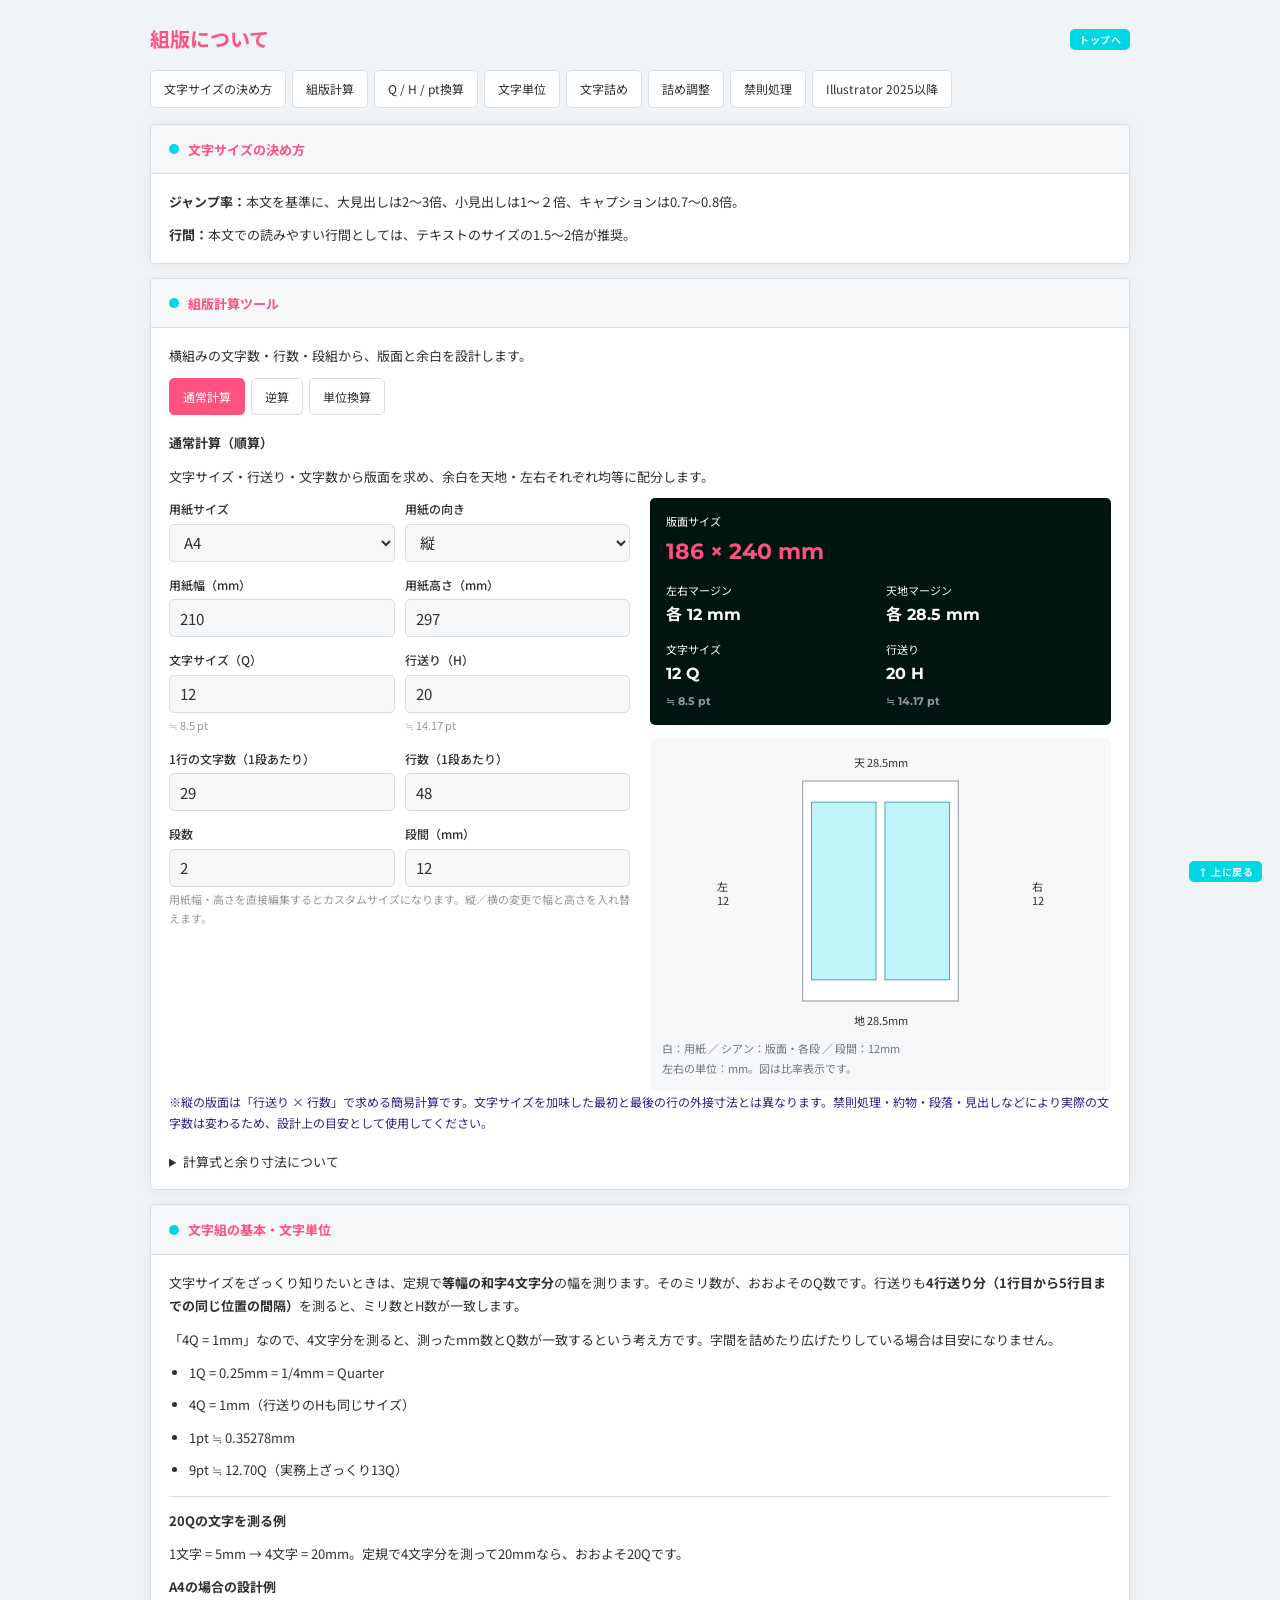
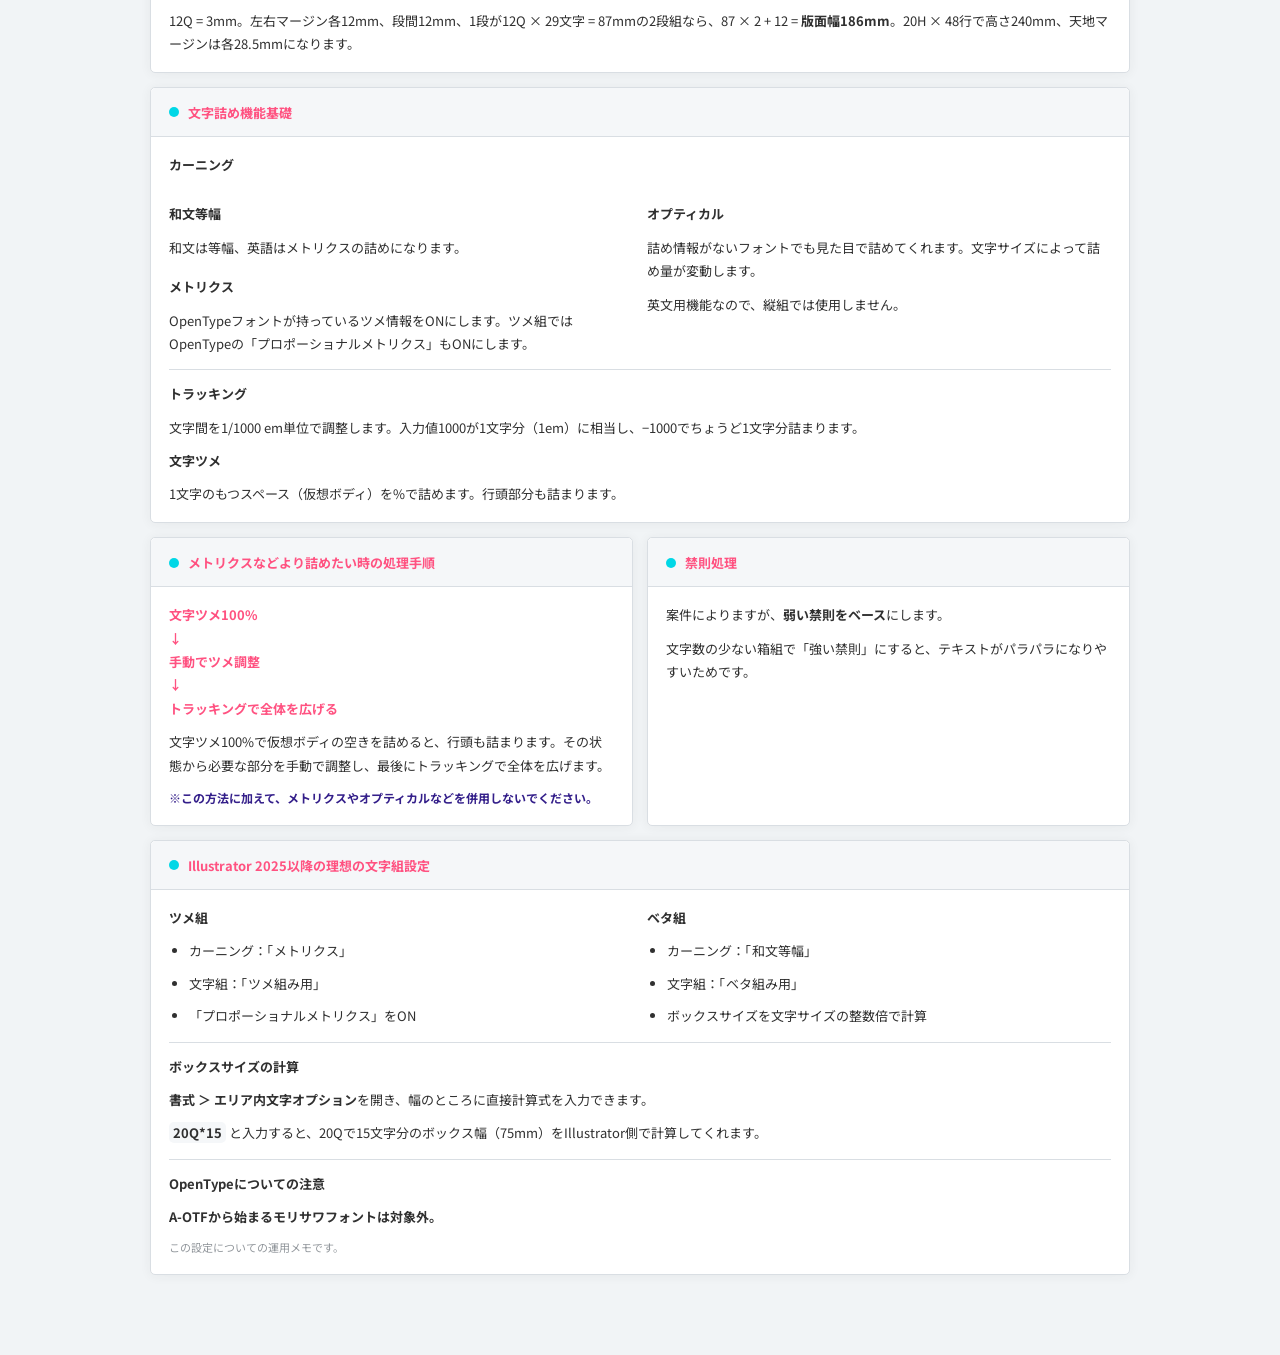
<file: Typesetting/Typesetting.html>
<!DOCTYPE html><html lang="ja"><head><meta charset="UTF-8"><meta name="viewport" content="width=device-width, initial-scale=1.0"><title>組版について | My Tools</title><link href="https://fonts.googleapis.com/css2?family=Noto+Sans+JP:wght@400;500;700&family=Montserrat:wght@500;700&display=swap" rel="stylesheet"><style>
:root { --bg:#f1f4f6; --surface:#fff; --surface2:#f5f7f9; --border:#d9dee3; --text:#303030; --accent:#ff5281; --accent2:#00d7e6; --message-color:#341f8a; --radius:5px; --shadow:0 1px 12px rgba(48,48,48,.06); }
* { box-sizing:border-box; }
body { margin:0; padding:24px 16px 80px; background:var(--bg); color:var(--text); font-family:'Noto Sans JP',sans-serif; font-size:13px; line-height:1.8; overflow-wrap:anywhere; }
.page-header,.layout { max-width:980px; margin:0 auto; }
.page-header { display:flex; align-items:center; justify-content:space-between; flex-wrap:wrap; gap:12px; margin-bottom:16px; }
h1 { margin:0; font-size:20px; line-height:1.5; color:var(--accent); }
a { color:var(--text); text-underline-offset:3px; }
.home-btn { display:inline-block; padding:3px 9px; background:var(--accent2); color:#fff; font-size:10px; font-weight:700; line-height:normal; letter-spacing:.5px; text-decoration:none; border-radius:5px; }
.layout { display:grid; grid-template-columns:minmax(0,1fr) 260px; gap:20px; align-items:start; }
main,aside { min-width:0; }
aside { position:sticky; top:20px; }
.card { background:var(--surface); border:1px solid var(--border); border-radius:var(--radius); box-shadow:var(--shadow); margin-bottom:14px; }
.card h2 { display:flex; align-items:center; gap:9px; margin:0; padding:13px 18px 12px; background:var(--surface2); border-bottom:1px solid var(--border); border-radius:5px 5px 0 0; color:var(--accent); font-size:13px; }
.card h2::before { content:''; width:10px; height:10px; flex-shrink:0; border-radius:5px; background:var(--accent2); }
.card-body { padding:16px 18px; }
h3,h4 { font-size:13px; margin:0 0 10px; }
h4 { margin-top:16px; }
p { margin:0 0 10px; } p:last-child { margin-bottom:0; }
ul { margin:0; padding-left:20px; } li + li { margin-top:9px; }
code { font-family:inherit; font-weight:700; background:var(--surface2); padding:1px 4px; border-radius:5px; }
.caution-note { color:var(--message-color); background:transparent; font-size:12px; }
.compare { display:grid; grid-template-columns:repeat(2,minmax(0,1fr)); gap:14px; }
.compare section { min-width:0; }
.example { margin-top:14px; padding-top:12px; border-top:1px solid var(--border); }
.detail + .detail { margin-top:20px; padding-top:16px; border-top:1px solid var(--border); }
.black-table { width:100%; border-collapse:collapse; table-layout:fixed; margin-bottom:16px; }
.black-table th,.black-table td { padding:9px 8px; text-align:left; vertical-align:top; border-bottom:1px solid var(--border); }
.black-table th { background:var(--surface2); font-weight:700; }
.black-table th:first-child { width:44%; }
.toc { list-style:none; padding:0; } .toc a { display:block; padding:4px 0; }
section { scroll-margin-top:20px; }
:focus-visible { outline:3px solid #185f83; outline-offset:3px; }
@media(max-width:760px) { .layout { grid-template-columns:minmax(0,1fr); } aside { position:static; grid-row:1; } }
@media(max-width:600px) { .compare { grid-template-columns:minmax(0,1fr); } .compare section + section { border-top:1px solid var(--border); padding-top:16px; } }
@media(prefers-reduced-motion:reduce) { *,*::before,*::after { animation:none!important; transition:none!important; scroll-behavior:auto!important; } }

.layout { display:block; }
.section-nav,.tabs { display:flex; flex-wrap:wrap; gap:6px; margin-bottom:16px; }
.section-nav a,.tabs button { border:1px solid var(--border); background:#fff; padding:7px 13px; border-radius:5px; font:inherit; font-size:12px; text-decoration:none; cursor:pointer; color:var(--text); }
.section-nav a:hover,.tabs button:hover { border-color:var(--accent); color:var(--accent); }
.tabs button[aria-selected="true"] { background:var(--accent); color:#fff; border-color:var(--accent); }
.home-btn:hover { background:var(--accent); }
.calc-layout { display:grid; grid-template-columns:minmax(0,1fr) minmax(0,1fr); gap:20px; }
.fields { display:grid; grid-template-columns:repeat(2,minmax(0,1fr)); gap:12px 10px; }
.field { min-width:0; }
.field label { display:block; font-size:12px; font-weight:500; margin-bottom:4px; }
input,select { width:100%; min-width:0; height:38px; padding:6px 10px; border:1px solid var(--border); border-radius:5px; background:var(--surface2); color:var(--text); font:inherit; font-size:15px; }
input:focus,select:focus { background:#fff; }
.sub { display:block; font-size:11px; color:#92979c; margin-top:3px; }
.result { background:#001410; color:#fff; border-radius:5px; padding:14px 16px; margin-bottom:14px; }
.result dl { margin:0; display:grid; grid-template-columns:minmax(0,1fr) minmax(0,1fr); gap:10px; }
.result dt { font-size:11px; }
.result dd { margin:0; font-size:16px; font-weight:700; overflow-wrap:anywhere; }
.result .primary { grid-column:1/-1; }
.result .primary dd { font-size:22px; color:var(--accent); }
.result .number { font-family:'Montserrat','Noto Sans JP',sans-serif; }
.warning { color:var(--message-color); font-size:12px; margin:12px 0; }
.preview { margin:0; padding:12px; background:var(--surface2); border-radius:5px; }
.preview svg { display:block; width:100%; height:280px; }
.preview figcaption { font-size:11px; color:#74777a; margin-top:8px; }
.formula { margin-top:16px; }
.formula summary { cursor:pointer; }
.converter-grid { display:grid; grid-template-columns:repeat(3,minmax(0,1fr)); gap:14px; }
.converter-grid .result { margin-top:12px; }
.converter-grid output { font-size:18px; font-weight:700; color:var(--accent); }
.reference-grid { display:grid; grid-template-columns:repeat(2,minmax(0,1fr)); gap:14px; }
.reference-grid .card { margin:0; }
.reference-grid .wide { grid-column:1/-1; }
.flow { font-weight:700; color:var(--accent); }
.back-to-top { position:fixed; bottom:18px; right:18px; }
[hidden] { display:none!important; }
@media(max-width:760px) { .calc-layout,.reference-grid { grid-template-columns:minmax(0,1fr); } .converter-grid { grid-template-columns:minmax(0,1fr); } }
@media(max-width:380px) { .fields { grid-template-columns:minmax(0,1fr); } }
@media print { .section-nav,.tabs,.home-btn { display:none; } [role="tabpanel"][hidden] { display:block!important; } .card { break-inside:avoid; box-shadow:none; } }
</style></head><body id="page-top"><header class="page-header"><h1>組版について</h1><a class="home-btn" href="../index.html">トップへ</a></header><main class="layout">
<nav class="section-nav" aria-label="ページ内目次"><a href="#type-size-guide">文字サイズの決め方</a><a href="#calculator">組版計算</a><a href="#conversion">Q / H / pt換算</a><a href="#units">文字単位</a><a href="#spacing">文字詰め</a><a href="#adjustment">詰め調整</a><a href="#kinsoku">禁則処理</a><a href="#illustrator">Illustrator 2025以降</a></nav>
<section class="card" id="type-size-guide"><h2>文字サイズの決め方</h2><div class="card-body">
<p><strong>ジャンプ率：</strong>本文を基準に、大見出しは2〜3倍、小見出しは1〜２倍、キャプションは0.7〜0.8倍。</p>
<p><strong>行間：</strong>本文での読みやすい行間としては、テキストのサイズの1.5～2倍が推奨。</p>
</div></section>
<section class="card" id="calculator"><h2>組版計算ツール</h2><div class="card-body">
<p>横組みの文字数・行数・段組から、版面と余白を設計します。</p>
<noscript><p class="caution-note">計算ツールの利用にはJavaScriptを有効にしてください。下の基本解説はそのまま読めます。</p></noscript>
<div class="tabs" role="tablist" aria-label="計算モード"><button type="button" role="tab" id="tab-forward" aria-controls="forward" aria-selected="true" tabindex="0">通常計算</button><button type="button" role="tab" id="tab-reverse" aria-controls="reverse" aria-selected="false" tabindex="-1">逆算</button><button type="button" role="tab" id="tab-conversion" aria-controls="conversion" aria-selected="false" tabindex="-1">単位換算</button></div><section id="forward" role="tabpanel" aria-labelledby="tab-forward" tabindex="0"><h3>通常計算（順算）</h3><p>文字サイズ・行送り・文字数から版面を求め、余白を天地・左右それぞれ均等に配分します。</p><div class="calc-layout"><div><form id="forward-form" novalidate><div class="fields"><div class="field"><label for="forward-paper">用紙サイズ</label><select id="forward-paper" name="paper"><option>A4</option><option>A5</option><option>A3</option><option>A6</option><option value="B5">B5（JIS）</option><option value="B4">B4（JIS）</option><option value="B6">B6（JIS）</option><option value="custom">カスタム</option></select></div><div class="field"><label for="forward-orientation">用紙の向き</label><select id="forward-orientation" name="orientation"><option value="portrait">縦</option><option value="landscape">横</option></select></div><div class="field"><label for="forward-width">用紙幅（mm）</label><input id="forward-width" name="width" type="number" value="210" min="0.01" max="1000000" step="any" required></div><div class="field"><label for="forward-height">用紙高さ（mm）</label><input id="forward-height" name="height" type="number" value="297" min="0.01" max="1000000" step="any" required></div><div class="field"><label for="forward-q">文字サイズ（Q）</label><input id="forward-q" name="q" type="number" value="12" min="0.01" max="1000000" step="any" required aria-describedby="forward-q-pt"><small class="sub" id="forward-q-pt">— pt</small></div><div class="field"><label for="forward-h">行送り（H）</label><input id="forward-h" name="h" type="number" value="20" min="0.01" max="1000000" step="any" required aria-describedby="forward-h-pt"><small class="sub" id="forward-h-pt">— pt</small></div><div class="field"><label for="forward-chars">1行の文字数（1段あたり）</label><input id="forward-chars" name="chars" type="number" value="29" min="1" max="1000000" step="1" required></div><div class="field"><label for="forward-lines">行数（1段あたり）</label><input id="forward-lines" name="lines" type="number" value="48" min="1" max="1000000" step="1" required></div><div class="field"><label for="forward-columns">段数</label><input id="forward-columns" name="columns" type="number" value="2" min="1" max="100" step="1" required></div><div class="field"><label for="forward-gap">段間（mm）</label><input id="forward-gap" name="gap" type="number" value="12" min="0" max="1000000" step="any" required></div></div><p class="sub">用紙幅・高さを直接編集するとカスタムサイズになります。縦／横の変更で幅と高さを入れ替えます。</p></form><p class="warning" id="forward-warning" role="status" aria-live="polite"></p></div><div><div class="result" id="forward-result" aria-live="polite" aria-atomic="true"></div><figure class="preview" id="forward-preview"></figure></div></div></section><section id="reverse" role="tabpanel" aria-labelledby="tab-reverse" tabindex="0" hidden><h3>逆算</h3><p>用紙とマージンから、1段に入る文字数・行数を整数で求めます。</p><div class="calc-layout"><div><form id="reverse-form" novalidate><div class="fields"><div class="field"><label for="reverse-paper">用紙サイズ</label><select id="reverse-paper" name="paper"><option>A4</option><option>A5</option><option>A3</option><option>A6</option><option value="B5">B5（JIS）</option><option value="B4">B4（JIS）</option><option value="B6">B6（JIS）</option><option value="custom">カスタム</option></select></div><div class="field"><label for="reverse-orientation">用紙の向き</label><select id="reverse-orientation" name="orientation"><option value="portrait">縦</option><option value="landscape">横</option></select></div><div class="field"><label for="reverse-width">用紙幅（mm）</label><input id="reverse-width" name="width" type="number" value="210" min="0.01" max="1000000" step="any" required></div><div class="field"><label for="reverse-height">用紙高さ（mm）</label><input id="reverse-height" name="height" type="number" value="297" min="0.01" max="1000000" step="any" required></div><div class="field"><label for="reverse-top">天マージン（mm）</label><input id="reverse-top" name="top" type="number" value="20" min="0" max="1000000" step="any" required></div><div class="field"><label for="reverse-bottom">地マージン（mm）</label><input id="reverse-bottom" name="bottom" type="number" value="20" min="0" max="1000000" step="any" required></div><div class="field"><label for="reverse-left">左マージン（mm）</label><input id="reverse-left" name="left" type="number" value="20" min="0" max="1000000" step="any" required></div><div class="field"><label for="reverse-right">右マージン（mm）</label><input id="reverse-right" name="right" type="number" value="20" min="0" max="1000000" step="any" required></div><div class="field"><label for="reverse-q">文字サイズ（Q）</label><input id="reverse-q" name="q" type="number" value="12" min="0.01" max="1000000" step="any" required aria-describedby="reverse-q-pt"><small class="sub" id="reverse-q-pt">— pt</small></div><div class="field"><label for="reverse-h">行送り（H）</label><input id="reverse-h" name="h" type="number" value="20" min="0.01" max="1000000" step="any" required aria-describedby="reverse-h-pt"><small class="sub" id="reverse-h-pt">— pt</small></div><div class="field"><label for="reverse-columns">段数</label><input id="reverse-columns" name="columns" type="number" value="1" min="1" max="100" step="1" required></div><div class="field"><label for="reverse-gap">段間（mm）</label><input id="reverse-gap" name="gap" type="number" value="0" min="0" max="1000000" step="any" required></div></div><p class="sub">用紙幅・高さを直接編集するとカスタムサイズになります。縦／横の変更で幅と高さを入れ替えます。</p></form><p class="warning" id="reverse-warning" role="status" aria-live="polite"></p></div><div><div class="result" id="reverse-result" aria-live="polite" aria-atomic="true"></div><figure class="preview" id="reverse-preview"></figure></div></div></section><section id="conversion" role="tabpanel" aria-labelledby="tab-conversion" tabindex="0" hidden><h3>Q・H・ポイント換算</h3><p>Qは文字サイズ、Hは行送りの単位です。どちらも1単位 = 0.25mmです。</p><div class="converter-grid"><section><h4>Q → pt</h4><label for="convert-q">文字サイズ（Q）</label><input id="convert-q" type="number" min="0" max="1000000" step="any" value="13" required><div class="result"><output id="convert-q-result" for="convert-q" aria-live="polite"></output></div></section><section><h4>pt → Q</h4><label for="convert-pt">文字サイズ（pt）</label><input id="convert-pt" type="number" min="0" max="1000000" step="any" value="9" required><div class="result"><output id="convert-pt-result" for="convert-pt" aria-live="polite"></output></div></section><section><h4>H → pt</h4><label for="convert-h">行送り（H）</label><input id="convert-h" type="number" min="0" max="1000000" step="any" value="20" required><div class="result"><output id="convert-h-result" for="convert-h" aria-live="polite"></output></div></section></div><p class="sub">1pt = 25.4 ÷ 72mm。表示は原則小数第2位まで、mmは換算確認用に小数第3位まで表示します。</p></section>
<p class="caution-note">※縦の版面は「行送り × 行数」で求める簡易計算です。文字サイズを加味した最初と最後の行の外接寸法とは異なります。禁則処理・約物・段落・見出しなどにより実際の文字数は変わるため、設計上の目安として使用してください。</p>
<details class="formula"><summary>計算式と余り寸法について</summary><p>版面幅 = Q × 0.25 × 1行の文字数 × 段数 + 段間 ×（段数 − 1）<br>版面高さ = H × 0.25 × 行数<br>均等マージン =（用紙寸法 − 版面寸法）÷ 2</p><p>逆算：1段の幅 =（使用可能幅 − 段間 ×（段数 − 1））÷ 段数。文字数・行数は切り捨てます。横方向の余りは全段の合計です。プレビューでは使用版面を使用可能範囲の左上に配置し、余りを右と下に残します。</p><p>Q / H → pt：値 × 0.25 ÷（25.4 ÷ 72）<br>pt → Q：値 ×（25.4 ÷ 72）÷ 0.25</p></details></div></section>
<div class="reference-grid">
<section class="card wide" id="units"><h2>文字組の基本・文字単位</h2><div class="card-body"><p>文字サイズをざっくり知りたいときは、定規で<strong>等幅の和字4文字分</strong>の幅を測ります。そのミリ数が、おおよそのQ数です。行送りも<strong>4行送り分（1行目から5行目までの同じ位置の間隔）</strong>を測ると、ミリ数とH数が一致します。</p><p>「4Q = 1mm」なので、4文字分を測ると、測ったmm数とQ数が一致するという考え方です。字間を詰めたり広げたりしている場合は目安になりません。</p><ul><li>1Q = 0.25mm = 1/4mm = Quarter</li><li>4Q = 1mm（行送りのHも同じサイズ）</li><li>1pt ≒ 0.35278mm</li><li>9pt ≒ 12.70Q（実務上ざっくり13Q）</li></ul><div class="example"><h3>20Qの文字を測る例</h3><p>1文字 = 5mm → 4文字 = 20mm。定規で4文字分を測って20mmなら、おおよそ20Qです。</p><h3>A4の場合の設計例</h3><p>12Q = 3mm。左右マージン各12mm、段間12mm、1段が12Q × 29文字 = 87mmの2段組なら、87 × 2 + 12 = <strong>版面幅186mm</strong>。20H × 48行で高さ240mm、天地マージンは各28.5mmになります。</p></div></div></section>
<section class="card wide" id="spacing"><h2>文字詰め機能基礎</h2><div class="card-body"><h3>カーニング</h3><div class="compare"><section><h4>和文等幅</h4><p>和文は等幅、英語はメトリクスの詰めになります。</p><h4>メトリクス</h4><p>OpenTypeフォントが持っているツメ情報をONにします。ツメ組ではOpenTypeの「プロポーショナルメトリクス」もONにします。</p></section><section><h4>オプティカル</h4><p>詰め情報がないフォントでも見た目で詰めてくれます。文字サイズによって詰め量が変動します。</p><p>英文用機能なので、縦組では使用しません。</p></section></div><div class="example"><h3>トラッキング</h3><p>文字間を1/1000 em単位で調整します。入力値1000が1文字分（1em）に相当し、−1000でちょうど1文字分詰まります。</p><h3>文字ツメ</h3><p>1文字のもつスペース（仮想ボディ）を%で詰めます。行頭部分も詰まります。</p></div></div></section>
<section class="card" id="adjustment"><h2>メトリクスなどより詰めたい時の処理手順</h2><div class="card-body"><p class="flow">文字ツメ100%<br>↓<br>手動でツメ調整<br>↓<br>トラッキングで全体を広げる</p><p>文字ツメ100%で仮想ボディの空きを詰めると、行頭も詰まります。その状態から必要な部分を手動で調整し、最後にトラッキングで全体を広げます。</p><p class="caution-note"><strong>※この方法に加えて、メトリクスやオプティカルなどを併用しないでください。</strong></p></div></section>
<section class="card" id="kinsoku"><h2>禁則処理</h2><div class="card-body"><p>案件によりますが、<strong>弱い禁則をベース</strong>にします。</p><p>文字数の少ない箱組で「強い禁則」にすると、テキストがパラパラになりやすいためです。</p></div></section>
<section class="card wide" id="illustrator"><h2>Illustrator 2025以降の理想の文字組設定</h2><div class="card-body"><div class="compare"><section><h3>ツメ組</h3><ul><li>カーニング：「メトリクス」</li><li>文字組：「ツメ組み用」</li><li>「プロポーショナルメトリクス」をON</li></ul></section><section><h3>ベタ組</h3><ul><li>カーニング：「和文等幅」</li><li>文字組：「ベタ組み用」</li><li>ボックスサイズを文字サイズの整数倍で計算</li></ul></section></div><div class="example"><h3>ボックスサイズの計算</h3><p><strong>書式 ＞ エリア内文字オプション</strong>を開き、幅のところに直接計算式を入力できます。</p><p><code>20Q*15</code> と入力すると、20Qで15文字分のボックス幅（75mm）をIllustrator側で計算してくれます。</p></div><div class="example"><h3>OpenTypeについての注意</h3><p><strong>A-OTFから始まるモリサワフォントは対象外。</strong></p><p class="sub">この設定についての運用メモです。</p></div></div></section>
</div></main><a class="home-btn back-to-top" href="#page-top">↑ 上に戻る</a>
<!-- Calculation model is independent of the DOM; extend here for additional solvers. -->
<script id="calculation-model">
const TypesettingMath = (() => {
  const mmPerPt = 25.4 / 72;
  const units = (value, unit) => { const mm = value * (unit === 'pt' ? mmPerPt : 0.25); return {mm, q:mm / 0.25, pt:mm / mmPerPt}; };
  const forward = v => {
    const width = v.q * .25 * v.chars * v.columns + v.gap * (v.columns - 1);
    const height = v.h * .25 * v.lines;
    return {width,height,left:(v.width-width)/2,right:(v.width-width)/2,top:(v.height-height)/2,bottom:(v.height-height)/2,overflow:width>v.width || height>v.height};
  };
  // Small tolerance only compensates floating-point error at exact integer boundaries.
  const floor = n => Math.floor(n + Number.EPSILON * Math.max(1,Math.abs(n)) * 4);
  const reverse = v => {
    const availableWidth = v.width-v.left-v.right, availableHeight = v.height-v.top-v.bottom;
    const textWidth = availableWidth-v.gap*(v.columns-1);
    if (availableWidth<=0 || availableHeight<=0 || textWidth<=0) return {invalid:true};
    const chars = floor(textWidth/v.columns/(v.q*.25)), lines = floor(availableHeight/(v.h*.25));
    const width = chars*v.q*.25*v.columns + v.gap*(v.columns-1), height=lines*v.h*.25;
    const total=chars*lines*v.columns;
    return {availableWidth,availableHeight,chars,lines,total,width,height,extraWidth:Math.max(0,availableWidth-width),extraHeight:Math.max(0,availableHeight-height),...Object.fromEntries(['left','right','top','bottom'].map(k=>[k,v[k]])),unsafe:!Number.isSafeInteger(total)};
  };
  return {units,forward,reverse};
})();
</script>
<script>
(() => {
  const $ = id => document.getElementById(id);
  const fmt = (n,digits=2) => new Intl.NumberFormat('ja-JP',{maximumFractionDigits:digits}).format(Object.is(n,-0)?0:n);
  const papers = {A4:[210,297],A5:[148,210],A3:[297,420],A6:[105,148],B5:[182,257],B4:[257,364],B6:[128,182]};
  const tabs = [...document.querySelectorAll('[role="tab"]')];
  function activate(id) {
    tabs.forEach(tab => { const active=tab.id==='tab-'+id; tab.setAttribute('aria-selected',String(active)); tab.tabIndex=active?0:-1; $(tab.getAttribute('aria-controls')).hidden=!active; });
  }
  tabs.forEach(tab=>tab.addEventListener('click',()=>{
    const id=tab.getAttribute('aria-controls'); activate(id);
    try { history.pushState(null,'','#'+id); } catch { location.hash=id; }
  }));
  document.querySelector('.tabs').addEventListener('keydown',e=>{
    const index=tabs.indexOf(e.target); if(index<0)return;
    const moves={ArrowRight:(index+1)%3,ArrowLeft:(index+2)%3,Home:0,End:2};
    if(e.key in moves){ e.preventDefault(); tabs[moves[e.key]].click(); tabs[moves[e.key]].focus(); }
  });
  function syncHash(){ if(location.hash==='#conversion') activate('conversion'); else if(['#calculator','#forward','#reverse'].includes(location.hash)) activate(location.hash==='#reverse'?'reverse':'forward'); }
  document.querySelectorAll('.section-nav a').forEach(link=>link.addEventListener('click',()=>{ if(link.hash==='#conversion')activate('conversion'); else if(link.hash==='#calculator')activate('forward'); }));
  window.addEventListener('hashchange',syncHash); window.addEventListener('popstate',syncHash); syncHash();
  function results(mode,rows){ $(mode+'-result').innerHTML='<dl>'+rows.map(([label,value],i)=>`<div class="${i===0?'primary':''}"><dt>${label}</dt><dd class="number">${value}</dd></div>`).join('')+'</dl>'; }
  function preview(mode,v,r) {
    const node=$(mode+'-preview');
    // Fit both paper and overflowing type area without changing their relative proportions.
    const minX=Math.min(0,r.left), minY=Math.min(0,r.top), maxX=Math.max(v.width,r.left+r.width), maxY=Math.max(v.height,r.top+r.height);
    const scale=Math.min(270/(maxX-minX),220/(maxY-minY));
    const x=(360-(maxX-minX)*scale)/2-minX*scale,y=(280-(maxY-minY)*scale)/2-minY*scale,w=v.width*scale,h=v.height*scale;
    const bx=x+r.left*scale,by=y+r.top*scale,bw=r.width*scale,bh=r.height*scale;
    const colWidth=Math.max(0,(r.width-v.gap*(v.columns-1))/v.columns)*scale;
    let shapes='';
    for(let i=0;i<v.columns;i++) shapes+=`<rect x="${bx+i*(colWidth+v.gap*scale)}" y="${by}" width="${colWidth}" height="${bh}" fill="#00d7e6" fill-opacity=".25" stroke="#13818a" stroke-width=".7"/>`;
    const available=mode==='reverse'?`<rect x="${bx}" y="${by}" width="${r.availableWidth*scale}" height="${r.availableHeight*scale}" fill="none" stroke="#ff5281" stroke-dasharray="4 3"/>`:'';
    node.innerHTML=`<svg viewBox="0 0 360 280" role="img" aria-label="用紙${fmt(v.width)}×${fmt(v.height)}mm、版面${fmt(r.width)}×${fmt(r.height)}mm、${v.columns}段、段間${fmt(v.gap)}mm"><rect x="${x}" y="${y}" width="${w}" height="${h}" fill="white" stroke="#92979c"/>${available}${shapes}<g font-size="11" fill="#303030" text-anchor="middle"><text x="${x+w/2}" y="16">天 ${fmt(r.top)}mm</text><text x="${x+w/2}" y="274">地 ${fmt(r.bottom)}mm</text><text x="22" y="140">左</text><text x="22" y="154">${fmt(r.left)}</text><text x="337" y="140">右</text><text x="337" y="154">${fmt(r.right)}</text></g></svg><figcaption>白：用紙 ／ シアン：版面・各段 ／ 段間：${fmt(v.gap)}mm${mode==='reverse'?' ／ ピンク破線：使用可能範囲':''}<br>左右の単位：mm。図は比率表示です。${mode==='reverse'?'余りは右・下に配置（指定マージンに加算）。':''}</figcaption>`;
  }
  function update(mode) {
    const form=$(mode+'-form'), v={}; let valid=true;
    for(const input of form.querySelectorAll('input')){v[input.name]=input.valueAsNumber; const ok=input.checkValidity()&&Number.isFinite(v[input.name]); input.setAttribute('aria-invalid',String(!ok)); if(!ok)valid=false;}
    for(const key of ['q','h']) $(mode+'-'+key+'-pt').textContent=Number.isFinite(v[key])&&v[key]>0?'≒ '+fmt(TypesettingMath.units(v[key],key).pt)+' pt':'— pt';
    const warning=$(mode+'-warning'); warning.textContent='';
    if(!valid){warning.textContent='入力値を確認してください。寸法・Q・Hは正の数、段間・マージンは0以上、文字数・行数・段数は整数で入力してください（段数は100まで、その他は1,000,000まで）。'; $(mode+'-result').textContent='入力を確認してください'; $(mode+'-preview').replaceChildren();return;}
    const r=TypesettingMath[mode](v);
    if(r.invalid||r.unsafe){warning.textContent=r.invalid?'マージン・段間を除いた使用可能範囲がありません。':'文字数が計算可能な範囲を超えています。入力値を小さくしてください。';$(mode+'-result').textContent='計算できません';$(mode+'-preview').replaceChildren();return;}
    const size=(w,h)=>`${fmt(w)} × ${fmt(h)} mm`;
    if(mode==='forward'){
      results(mode,[['版面サイズ',size(r.width,r.height)],['左右マージン',`各 ${fmt(r.left)} mm`],['天地マージン',`各 ${fmt(r.top)} mm`],['文字サイズ',`${fmt(v.q)} Q <small class="sub">≒ ${fmt(TypesettingMath.units(v.q,'q').pt)} pt</small>`],['行送り',`${fmt(v.h)} H <small class="sub">≒ ${fmt(TypesettingMath.units(v.h,'h').pt)} pt</small>`]]);
      if(r.overflow) warning.textContent='版面が用紙サイズを超えています';
    }else{
      results(mode,[['1ページの最大文字数（目安）',`約 ${fmt(r.total)} 文字`],['1行（1段あたり）',`${fmt(r.chars)} 文字`],['行数（1段あたり）',`${fmt(r.lines)} 行`],['使用可能範囲',size(r.availableWidth,r.availableHeight)],['実際に使用される版面',size(r.width,r.height)],['横方向の余り（全段合計）',`${fmt(r.extraWidth)} mm`],['縦方向の余り',`${fmt(r.extraHeight)} mm`]]);
      if(!r.chars||!r.lines)warning.textContent='指定の範囲に1文字以上・1行以上を配置できません。';
    }
    preview(mode,v,r);
  }
  for(const mode of ['forward','reverse']){
    const form=$(mode+'-form'); form.addEventListener('submit',e=>e.preventDefault());
    form.addEventListener('input',e=>{
      const name=e.target.name;
      if(name==='paper'&&papers[e.target.value]){let [w,h]=papers[e.target.value];if(form.elements.orientation.value==='landscape')[w,h]=[h,w];form.elements.width.value=w;form.elements.height.value=h;}
      if(name==='orientation'){const w=form.elements.width.value,h=form.elements.height.value; form.elements.width.value=h;form.elements.height.value=w;}
      if(name==='width'||name==='height'){form.elements.paper.value='custom';form.elements.orientation.value=Number(form.elements.width.value)>Number(form.elements.height.value)?'landscape':'portrait';}
      update(mode);
    }); update(mode);
  }
  for(const unit of ['q','pt','h']){
    const input=$('convert-'+unit),output=$('convert-'+unit+'-result');
    function convert(){const valid=input.checkValidity()&&Number.isFinite(input.valueAsNumber);input.setAttribute('aria-invalid',String(!valid));if(!valid){output.textContent='0以上の有効な数値を入力してください';return;}const r=TypesettingMath.units(input.valueAsNumber,unit);output.textContent=`${fmt(r.mm,3)} mm → 約 ${fmt(unit==='pt'?r.q:r.pt)} ${unit==='pt'?'Q':'pt'}`;}
    input.addEventListener('input',convert);convert();
  }
})();
</script></body></html>
</file>
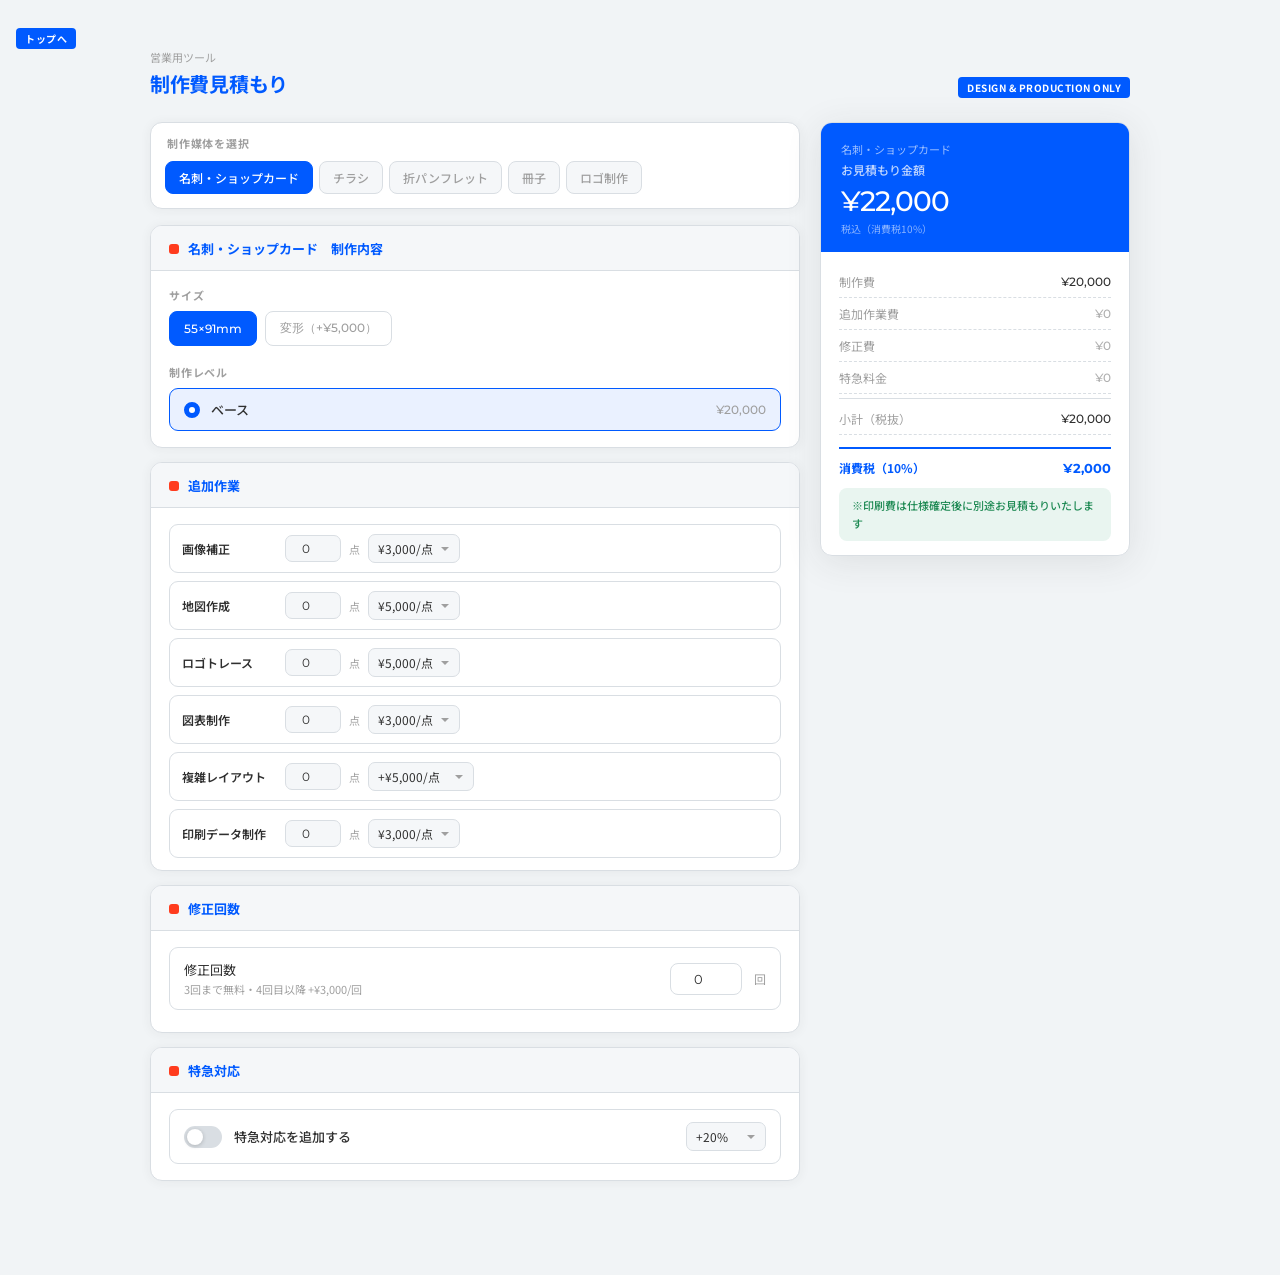
<file: Fapp-Mapp-tools/Design_estimate/Design_estimate.html>
<!DOCTYPE html>
<html lang="ja">
<head>
  <a href="../index.html" class="home-btn">トップへ</a>
<meta charset="UTF-8">
<meta name="viewport" content="width=device-width, initial-scale=1.0">
<title>制作費見積もり</title>
<link href="https://fonts.googleapis.com/css2?family=Noto+Sans+JP:wght@300;400;500;600;700&family=Montserrat:wght@400;500;600;700&display=swap" rel="stylesheet">
<style>
:root {
  --bg: #f1f4f6;
  --surface: #ffffff;
  --surface2: #f5f7f9;
  --border: #d9dee3;
  --accent: #005aff;
  --accent2: #ff3c1e;
  --accent3: #303030;
  --text: #303030;
  --text-muted: #9f9f9f;
  --text-light: #b0b0b0;
  --green: #1f8a54;
  --green-bg: #e9f5f0;
  --radius: 12px;
  --shadow: 0 1px 12px rgba(48,48,48,0.06);
  --shadow-lg: 0 6px 36px rgba(48,48,48,0.10);
}
* { box-sizing: border-box; margin: 0; padding: 0; }
body {
  font-family: 'Noto Sans JP', sans-serif;
  background: var(--bg);
  color: var(--text);
  min-height: 100vh;
  padding: 24px 16px 80px;
}
.page-header {
  max-width: 980px;
  margin: 0 auto 24px;
  display: flex;
  align-items: flex-end;
  justify-content: space-between;
  flex-wrap: wrap;
  gap: 12px;
}
.header-left h1 { font-size: 20px; font-weight: 700; letter-spacing: -0.3px; color: var(--accent); }
.header-left .sub { font-size: 11px; color: var(--text-muted); margin-bottom: 4px; }
.badge { background: var(--accent); color: #fff; font-size: 10px; font-weight: 700; padding: 3px 9px; border-radius: 4px; letter-spacing: 0.5px; }
.layout {
  max-width: 980px;
  margin: 0 auto;
  display: grid;
  grid-template-columns: 1fr 310px;
  gap: 20px;
  align-items: start;
}
@media (max-width: 760px) { .layout { grid-template-columns: 1fr; } 
}
.home-btn {
  display: inline-block;
  padding: 3px 9px;
  background: var(--accent);
  color: #fff;
  font-size: 10px;
  font-weight: 700;
  text-decoration: none;
  border-radius: 4px;
  letter-spacing: 0.5px;
}

/* Tabs */
.tabs-wrap { background: var(--surface); border: 1px solid var(--border); border-radius: var(--radius); box-shadow: var(--shadow); margin-bottom: 16px; overflow: hidden; }
.tabs-label { padding: 12px 16px 0; font-size: 11px; font-weight: 700; color: var(--text-muted); text-transform: uppercase; letter-spacing: 0.8px; }
.tabs { display: flex; flex-wrap: wrap; gap: 6px; padding: 10px 14px 14px; }
.tab-btn { border: 1.5px solid var(--border); background: var(--surface2); border-radius: 8px; padding: 7px 13px; cursor: pointer; font-family: 'Noto Sans JP', sans-serif; font-size: 12px; font-weight: 500; color: var(--text-muted); transition: all 0.15s; user-select: none; white-space: nowrap; }
.tab-btn:hover { border-color: var(--accent); color: var(--accent); }
.tab-btn.active { border-color: var(--accent); background: var(--accent); color: #fff; }

/* Cards */
.card { background: var(--surface); border: 1px solid var(--border); border-radius: var(--radius); box-shadow: var(--shadow); overflow: hidden; margin-bottom: 14px; }
.card-header { padding: 13px 18px 12px; border-bottom: 1px solid var(--border); background: var(--surface2); display: flex; align-items: center; gap: 9px; }
.card-mark { width: 10px; height: 10px; border-radius: 3px; background: #ff3c1e; flex-shrink: 0; }
.card-header h2 { font-size: 13px; font-weight: 700; color: var(--accent); }
.card-body { padding: 16px 18px; }

.section-label { font-size: 11px; font-weight: 700; color: var(--text-muted); text-transform: uppercase; letter-spacing: 0.8px; margin-bottom: 8px; margin-top: 16px; }
.section-label:first-child { margin-top: 0; }

/* Select */
.styled-select { width: 100%; border: 1.5px solid var(--border); border-radius: 8px; padding: 9px 32px 9px 12px; font-family: 'Noto Sans JP', sans-serif; font-size: 13px; background: var(--surface); color: var(--text); outline: none; cursor: pointer; appearance: none; background-image: url("data:image/svg+xml,%3Csvg xmlns='http://www.w3.org/2000/svg' width='12' height='8' viewBox='0 0 12 8'%3E%3Cpath fill='%239f9f9f' d='M1 1l5 5 5-5'/%3E%3C/svg%3E"); background-repeat: no-repeat; background-position: right 12px center; transition: border-color 0.15s; }
.styled-select:focus { border-color: var(--accent); }

/* Size buttons */
.size-grid { display: flex; gap: 8px; flex-wrap: wrap; }
.size-btn { border: 1.5px solid var(--border); background: var(--surface); border-radius: 8px; padding: 8px 14px; cursor: pointer; font-family: 'Montserrat', sans-serif; font-size: 12px; font-weight: 500; color: var(--text-muted); transition: all 0.15s; user-select: none; }
.size-btn:hover { border-color: var(--accent); color: var(--accent); }
.size-btn.active { border-color: var(--accent); background: var(--accent); color: #fff; }

/* Level radio */
.level-list { display: flex; flex-direction: column; gap: 7px; }
.level-item { border: 1.5px solid var(--border); border-radius: 9px; padding: 11px 14px; cursor: pointer; display: flex; align-items: center; gap: 11px; transition: all 0.15s; user-select: none; }
.level-item:hover { border-color: #aaa; }
.level-item.active { border-color: var(--accent); background: #eaf1ff; }
.level-radio { width: 16px; height: 16px; border-radius: 50%; border: 2px solid var(--border); flex-shrink: 0; display: flex; align-items: center; justify-content: center; transition: all 0.15s; }
.level-item.active .level-radio { border-color: var(--accent); background: var(--accent); }
.level-item.active .level-radio::after { content: ''; width: 6px; height: 6px; border-radius: 50%; background: #fff; }
.level-name { font-size: 13px; font-weight: 500; color: var(--text); flex: 1; }
.level-price { font-family: 'Montserrat', sans-serif; font-size: 12px; font-weight: 500; color: var(--text-muted); }

/* Number input */
.num-input { width: 72px; border: 1.5px solid var(--border); border-radius: 8px; padding: 7px 10px; font-family: 'Montserrat', sans-serif; font-size: 13px; text-align: center; background: var(--surface); color: var(--text); outline: none; transition: border-color 0.15s; }
.num-input:focus { border-color: var(--accent); }

/* Option rows */
.option-row { display: flex; align-items: center; gap: 8px; padding: 9px 12px; border: 1.5px solid var(--border); border-radius: 9px; background: var(--surface); margin-bottom: 8px; flex-wrap: wrap; }
.option-row:last-child { margin-bottom: 0; }
.opt-label { font-size: 12px; font-weight: 600; min-width: 95px; color: var(--text); }
.opt-unit { font-size: 11px; color: var(--text-muted); white-space: nowrap; }
.opt-select { border: 1.5px solid var(--border); border-radius: 7px; padding: 5px 26px 5px 9px; font-family: 'Noto Sans JP', sans-serif; font-size: 12px; background: var(--surface2); color: var(--text); outline: none; cursor: pointer; appearance: none; background-image: url("data:image/svg+xml,%3Csvg xmlns='http://www.w3.org/2000/svg' width='10' height='6' viewBox='0 0 10 6'%3E%3Cpath fill='%239f9f9f' d='M1 1l4 4 4-4'/%3E%3C/svg%3E"); background-repeat: no-repeat; background-position: right 9px center; flex-shrink: 0; transition: border-color 0.15s; }
.opt-select:focus { border-color: var(--accent); }
.opt-qty { width: 56px; border: 1.5px solid var(--border); border-radius: 7px; padding: 5px 8px; font-family: 'Montserrat', sans-serif; font-size: 12px; text-align: center; background: var(--surface2); color: var(--text); outline: none; transition: border-color 0.15s; }
.opt-qty:focus { border-color: var(--accent); }

/* Revision */
.revision-row { display: flex; align-items: center; gap: 12px; padding: 12px 14px; border: 1.5px solid var(--border); border-radius: 9px; background: var(--surface); }
.revision-label { font-size: 13px; flex: 1; }
.revision-hint { font-size: 11px; color: var(--text-muted); margin-top: 2px; }

/* Express */
.express-row { display: flex; align-items: center; gap: 12px; padding: 12px 14px; border: 1.5px solid var(--border); border-radius: 9px; background: var(--surface); transition: all 0.15s; }
.express-row.active { border-color: var(--accent2); background: #fef5f1; }
.express-toggle { width: 38px; height: 22px; background: var(--border); border-radius: 11px; position: relative; transition: background 0.2s; flex-shrink: 0; cursor: pointer; }
.express-toggle.on { background: var(--accent2); }
.express-toggle::after { content: ''; position: absolute; left: 3px; top: 3px; width: 16px; height: 16px; border-radius: 50%; background: #fff; box-shadow: 0 1px 4px rgba(0,0,0,0.2); transition: transform 0.2s; }
.express-toggle.on::after { transform: translateX(16px); }
.express-text { font-size: 13px; font-weight: 500; flex: 1; cursor: pointer; }

/* Summary */
.summary-card { position: sticky; top: 20px; background: var(--surface); border: 1px solid var(--border); border-radius: var(--radius); box-shadow: var(--shadow-lg); overflow: hidden; }
.summary-header { background: var(--accent); padding: 18px 20px 16px; color: #fff; }
.sum-media { font-size: 11px; opacity: 0.6; margin-bottom: 4px; }
.summary-header h2 { font-size: 12px; font-weight: 500; opacity: 0.75; margin-bottom: 6px; }
.total-amount { font-family: 'Montserrat', sans-serif; font-size: 28px; font-weight: 500; letter-spacing: -1px; color: #fff; }
.total-label { font-size: 10px; opacity: 0.55; margin-top: 3px; }
.summary-body { padding: 14px 18px; }
.bd-item { display: flex; justify-content: space-between; align-items: center; padding: 7px 0; border-bottom: 1px dashed var(--border); font-size: 12px; }
.bd-item:last-child { border-bottom: none; }
.bd-name { color: var(--text-muted); }
.bd-val { font-family: 'Montserrat', sans-serif; font-weight: 500; color: var(--text); }
.bd-val.zero { color: var(--text-light); }
.bd-divider { height: 1px; background: var(--border); margin: 4px 0; }
.tax-row { display: flex; justify-content: space-between; align-items: center; margin-top: 12px; padding-top: 10px; border-top: 2px solid var(--accent); }
.tax-label { font-size: 12px; font-weight: 700; color: var(--accent); }
.tax-val { font-family: 'Montserrat', sans-serif; font-size: 13px; font-weight: 700; color: var(--accent); }
.express-indicator { display: none; background: #fef5f1; border: 1px solid #f8d5c8; border-radius: 7px; padding: 7px 11px; margin-top: 10px; font-size: 11px; color: var(--accent2); font-weight: 600; }
.express-indicator.show { display: block; }
.notice { margin-top: 12px; padding: 9px 13px; background: var(--green-bg); border-radius: 8px; font-size: 11px; color: var(--green); line-height: 1.6; font-weight: 500; }
.sub-note { font-size: 11px; color: var(--text-muted); margin-top: 6px; padding-left: 4px; line-height: 1.6; }
.a4-note { font-size: 11px; color: var(--accent2); font-weight: 600; margin-bottom: 12px; padding: 6px 10px; background: #fef5f1; border-radius: 6px; }
.two-col { display: grid; grid-template-columns: 1fr 1fr; gap: 10px; }
@media (max-width: 480px) { .two-col { grid-template-columns: 1fr; } }
.field-wrap { display: flex; flex-direction: column; gap: 5px; }
.field-label { font-size: 11px; color: var(--text-muted); font-weight: 700; letter-spacing: 0.5px; text-transform: uppercase; }
.panel { display: none; }
.panel.active { display: block; }
.warn-note { font-size: 11px; color: var(--accent2); font-weight: 600; margin-top: 6px; display: none; }
.warn-note.show { display: block; }
</style>
</head>
<body>

<div class="page-header">
  <div class="header-left">
    <div class="sub">営業用ツール</div>
    <h1>制作費見積もり</h1>
  </div>
  <span class="badge">DESIGN &amp; PRODUCTION ONLY</span>
</div>

<div class="layout">
<div>

<!-- 媒体タブ -->
<div class="tabs-wrap">
  <div class="tabs-label">制作媒体を選択</div>
  <div class="tabs">
    <button class="tab-btn active" onclick="switchTab('meishi',this)">名刺・ショップカード</button>
    <button class="tab-btn" onclick="switchTab('chirashi',this)">チラシ</button>
    <button class="tab-btn" onclick="switchTab('pamphlet',this)">折パンフレット</button>
    <button class="tab-btn" onclick="switchTab('booklet',this)">冊子</button>
    <button class="tab-btn" onclick="switchTab('logo',this)">ロゴ制作</button>
  </div>
</div>

<!-- ===== 名刺・ショップカード ===== -->
<div id="panel-meishi" class="panel active">
  <div class="card">
    <div class="card-header">
      <div class="card-mark"></div>
      <h2>名刺・ショップカード　制作内容</h2>
    </div>
    <div class="card-body">
      <div class="section-label">サイズ</div>
      <div class="size-grid">
        <button class="size-btn active" data-add="0" onclick="clickSizeBtn(this,'meishi-sizes')">55×91mm</button>
        <button class="size-btn" data-add="5000" onclick="clickSizeBtn(this,'meishi-sizes')">変形（+¥5,000）</button>
      </div>
      <div class="section-label" style="margin-top:18px;">制作レベル</div>
      <div class="level-list">
        <div class="level-item active" data-price="20000" onclick="clickLevelItem(this,'meishi-levels')">
          <div class="level-radio"></div>
          <span class="level-name">ベース</span>
          <span class="level-price">¥20,000</span>
        </div>
      </div>
    </div>
  </div>
</div>

<!-- ===== チラシ ===== -->
<div id="panel-chirashi" class="panel">
  <div class="card">
    <div class="card-header">
      <div class="card-mark"></div>
      <h2>チラシ　制作内容</h2>
    </div>
    <div class="card-body">
      <div class="two-col">
        <div class="field-wrap">
          <div class="field-label">サイズ</div>
          <select class="styled-select" id="chirashi-size" onchange="calc()">
            <option>A5</option><option selected>A4</option><option>A3</option>
            <option>B5</option><option>B4</option><option>B3</option>
          </select>
        </div>
        <div class="field-wrap">
          <div class="field-label">制作レベル</div>
          <select class="styled-select" id="chirashi-level" onchange="calc()">
            <option value="30000">片面 シンプル　¥30,000</option>
            <option value="35000">片面 スタンダード　¥35,000</option>
            <option value="40000">片面 プレミアA　¥40,000</option>
            <option value="50000">片面 プレミアB　¥50,000</option>
            <option value="35000">両面 シンプル　¥35,000</option>
            <option value="50000">両面 スタンダード　¥50,000</option>
            <option value="60000">両面 プレミアA　¥60,000</option>
            <option value="70000">両面 プレミアB　¥70,000</option>
          </select>
        </div>
      </div>
    </div>
  </div>
</div>

<!-- ===== 折パンフレット ===== -->
<div id="panel-pamphlet" class="panel">
  <div class="card">
    <div class="card-header">
      <div class="card-mark"></div>
      <h2>折パンフレット（素材支給）　制作内容</h2>
    </div>
    <div class="card-body">
      <div class="a4-note">※価格はA4サイズの場合の目安です</div>
      <div class="field-wrap" style="margin-bottom:16px;">
        <div class="field-label">サイズ</div>
        <select class="styled-select" id="pamphlet-size" onchange="calc()">
          <option>A5</option><option selected>A4</option><option>A3</option>
          <option>B5</option><option>B4</option><option>B3</option>
        </select>
      </div>
      <div class="field-wrap" style="margin-bottom:12px;">
        <div class="field-label">2つ折り</div>
        <select class="styled-select" id="pamphlet-2ori" onchange="pamphletCheck()">
          <option value="0">選択しない</option>
          <option value="80000">シンプル　¥80,000</option>
          <option value="100000">スタンダード　¥100,000</option>
          <option value="120000">プレミア　¥120,000</option>
        </select>
      </div>
      <div class="field-wrap">
        <div class="field-label">3つ折り</div>
        <select class="styled-select" id="pamphlet-3ori" onchange="pamphletCheck()">
          <option value="0">選択しない</option>
          <option value="90000">シンプル　¥90,000</option>
          <option value="110000">スタンダード　¥110,000</option>
          <option value="130000">プレミア　¥130,000</option>
        </select>
      </div>
      <div class="warn-note" id="pamphlet-warn">⚠ 2つ折りと3つ折りが同時に選択されています。ご確認ください。</div>
    </div>
  </div>
</div>

<!-- ===== 冊子 ===== -->
<div id="panel-booklet" class="panel">
  <div class="card">
    <div class="card-header">
      <div class="card-mark"></div>
      <h2>冊子（素材支給）　制作内容</h2>
    </div>
    <div class="card-body">
      <div class="a4-note">※価格はA4サイズの場合の目安です</div>
      <div class="two-col" style="margin-bottom:14px;">
        <div class="field-wrap">
          <div class="field-label">サイズ</div>
          <select class="styled-select" id="booklet-size" onchange="calc()">
            <option>A5</option><option selected>A4</option><option>A3</option>
            <option>B5</option><option>B4</option><option>B3</option>
          </select>
        </div>
        <div class="field-wrap">
          <div class="field-label">ページ数</div>
          <div style="display:flex;align-items:center;gap:6px;">
            <input type="number" class="num-input" id="booklet-pages" min="1" value="8" oninput="calc()">
            <span style="font-size:12px;color:var(--text-muted);">ページ</span>
          </div>
        </div>
      </div>
      <div class="field-wrap" style="margin-bottom:12px;">
        <div class="field-label">本文ページ単価</div>
        <select class="styled-select" id="booklet-level" onchange="calc()">
          <option value="20000">シンプルA　¥20,000 / ページ</option>
          <option value="25000">シンプルB　¥25,000 / ページ</option>
          <option value="30000">スタンダード　¥30,000 / ページ</option>
          <option value="40000">プレミアA　¥40,000 / ページ</option>
          <option value="50000">プレミアB　¥50,000 / ページ</option>
        </select>
      </div>
      <div class="field-wrap">
        <div class="field-label">表紙デザイン費</div>
        <select class="styled-select" id="booklet-cover" onchange="calc()">
          <option value="0">なし</option>
          <option value="40000">シンプル　¥40,000</option>
          <option value="50000">スタンダード　¥50,000</option>
          <option value="60000">プレミア　¥60,000</option>
        </select>
      </div>
      <div class="sub-note" id="booklet-calc-note"></div>
    </div>
  </div>
</div>

<!-- ===== ロゴ ===== -->
<div id="panel-logo" class="panel">
  <div class="card">
    <div class="card-header">
      <div class="card-mark"></div>
      <h2>ロゴ制作　制作内容</h2>
    </div>
    <div class="card-body">
      <div class="field-wrap" style="margin-bottom:14px;">
        <div class="field-label">提案プラン</div>
        <select class="styled-select" id="logo-plan" onchange="calc()">
          <option value="30000">1点提案　¥30,000</option>
          <option value="50000">2点提案　¥50,000</option>
          <option value="60000">3案提案　¥60,000</option>
        </select>
      </div>
      <div class="field-wrap">
        <div class="field-label">追加提案（¥20,000 / 点）</div>
        <div style="display:flex;align-items:center;gap:8px;">
          <input type="number" class="num-input" id="logo-extra" min="0" value="0" oninput="calc()">
          <span style="font-size:12px;color:var(--text-muted);">点</span>
        </div>
      </div>
    </div>
  </div>
</div>

<!-- ===== 追加作業（全媒体共通） ===== -->
<div class="card">
  <div class="card-header">
    <div class="card-mark"></div>
    <h2>追加作業</h2>
  </div>
  <div class="card-body" style="padding-bottom:12px;">
    <div class="option-row">
      <span class="opt-label">画像補正</span>
      <input type="number" class="opt-qty" id="img-qty" min="0" value="0" oninput="calc()" placeholder="0">
      <span class="opt-unit">点</span>
      <select class="opt-select" id="img-price" onchange="calc()">
        <option value="3000">¥3,000/点</option>
        <option value="5000">¥5,000/点</option>
        <option value="7000">¥7,000/点</option>
      </select>
    </div>
    <div class="option-row">
      <span class="opt-label">地図作成</span>
      <input type="number" class="opt-qty" id="map-qty" min="0" value="0" oninput="calc()" placeholder="0">
      <span class="opt-unit">点</span>
      <select class="opt-select" id="map-price" onchange="calc()">
        <option value="5000">¥5,000/点</option>
        <option value="7000">¥7,000/点</option>
      </select>
    </div>
    <div class="option-row">
      <span class="opt-label">ロゴトレース</span>
      <input type="number" class="opt-qty" id="logo-qty" min="0" value="0" oninput="calc()" placeholder="0">
      <span class="opt-unit">点</span>
      <select class="opt-select" id="logo-price" onchange="calc()">
        <option value="5000">¥5,000/点</option>
        <option value="7000">¥7,000/点</option>
      </select>
    </div>
    <div class="option-row">
      <span class="opt-label">図表制作</span>
      <input type="number" class="opt-qty" id="chart-qty" min="0" value="0" oninput="calc()" placeholder="0">
      <span class="opt-unit">点</span>
      <select class="opt-select" id="chart-price" onchange="calc()">
        <option value="3000">¥3,000/点</option>
        <option value="5000">¥5,000/点</option>
        <option value="7000">¥7,000/点</option>
      </select>
    </div>
    <div class="option-row">
      <span class="opt-label">複雑レイアウト</span>
      <input type="number" class="opt-qty" id="layout-qty" min="0" value="0" oninput="calc()" placeholder="0">
      <span class="opt-unit">点</span>
      <select class="opt-select" id="layout-price" onchange="calc()">
        <option value="5000">+¥5,000/点</option>
        <option value="7000">+¥7,000/点</option>
        <option value="10000">+¥10,000/点</option>
      </select>
    </div>
    <div class="option-row">
      <span class="opt-label">印刷データ制作</span>
      <input type="number" class="opt-qty" id="print-qty" min="0" value="0" oninput="calc()" placeholder="0">
      <span class="opt-unit">点</span>
      <select class="opt-select" id="print-price" onchange="calc()">
        <option value="3000">¥3,000/点</option>
      </select>
    </div>
  </div>
</div>

<!-- 修正回数 -->
<div class="card">
  <div class="card-header">
    <div class="card-mark"></div>
    <h2>修正回数</h2>
  </div>
  <div class="card-body">
    <div class="revision-row">
      <div style="flex:1;">
        <div class="revision-label">修正回数</div>
        <div class="revision-hint">3回まで無料・4回目以降 +¥3,000/回</div>
      </div>
      <input type="number" class="num-input" id="revision-count" min="0" value="0" oninput="calc()">
      <span style="font-size:12px;color:var(--text-muted);">回</span>
    </div>
    <div class="sub-note" id="revision-status"></div>
  </div>
</div>

<!-- 特急対応 -->
<div class="card">
  <div class="card-header">
    <div class="card-mark"></div>
    <h2>特急対応</h2>
  </div>
  <div class="card-body">
    <div class="express-row" id="express-row">
      <div class="express-toggle" id="express-toggle" onclick="toggleExpress()"></div>
      <span class="express-text" onclick="toggleExpress()">特急対応を追加する</span>
      <select class="opt-select" id="express-rate" onchange="calc()" style="min-width:80px;">
        <option value="0.2">+20%</option>
        <option value="0.3">+30%</option>
        <option value="0.4">+40%</option>
      </select>
    </div>
  </div>
</div>

</div><!-- end left col -->

<!-- RIGHT: Summary -->
<div>
  <div class="summary-card">
    <div class="summary-header">
      <div class="sum-media" id="sum-media">名刺・ショップカード</div>
      <h2>お見積もり金額</h2>
      <div class="total-amount" id="total-amount">¥0</div>
      <div class="total-label">税込（消費税10%）</div>
    </div>
    <div class="summary-body">
      <div class="bd-item">
        <span class="bd-name">制作費</span>
        <span class="bd-val zero" id="bd-production">¥0</span>
      </div>
      <div class="bd-item" id="bd-cover-row" style="display:none;">
        <span class="bd-name">表紙デザイン費</span>
        <span class="bd-val zero" id="bd-cover">¥0</span>
      </div>
      <div class="bd-item">
        <span class="bd-name">追加作業費</span>
        <span class="bd-val zero" id="bd-options">¥0</span>
      </div>
      <div class="bd-item">
        <span class="bd-name">修正費</span>
        <span class="bd-val zero" id="bd-revision">¥0</span>
      </div>
      <div class="bd-item">
        <span class="bd-name">特急料金</span>
        <span class="bd-val zero" id="bd-express">¥0</span>
      </div>
      <div class="bd-divider"></div>
      <div class="bd-item">
        <span class="bd-name">小計（税抜）</span>
        <span class="bd-val" id="bd-subtotal">¥0</span>
      </div>
      <div class="tax-row">
        <span class="tax-label">消費税（10%）</span>
        <span class="tax-val" id="bd-tax">¥0</span>
      </div>
      <div class="express-indicator" id="express-indicator"></div>
      <div class="notice">※印刷費は仕様確定後に別途お見積もりいたします</div>
    </div>
  </div>
</div>

</div><!-- end layout -->

<script>
let currentTab = 'meishi';
let expressOn = false;

const mediaNames = {
  meishi:'名刺・ショップカード', chirashi:'チラシ',
  pamphlet:'折パンフレット（素材支給）', booklet:'冊子（素材支給）', logo:'ロゴ制作'
};

function switchTab(tab, btn) {
  currentTab = tab;
  document.querySelectorAll('.tab-btn').forEach(b => b.classList.remove('active'));
  btn.classList.add('active');
  document.querySelectorAll('.panel').forEach(p => p.classList.remove('active'));
  document.getElementById('panel-' + tab).classList.add('active');
  document.getElementById('sum-media').textContent = mediaNames[tab];
  document.getElementById('bd-cover-row').style.display = tab === 'booklet' ? '' : 'none';
  calc();
}

function clickSizeBtn(btn, groupId) {
  btn.closest('.size-grid').querySelectorAll('.size-btn').forEach(b => b.classList.remove('active'));
  btn.classList.add('active');
  calc();
}

function clickLevelItem(item, groupId) {
  item.closest('.level-list').querySelectorAll('.level-item').forEach(i => i.classList.remove('active'));
  item.classList.add('active');
  calc();
}

function pamphletCheck() {
  const v2 = parseInt(document.getElementById('pamphlet-2ori').value) || 0;
  const v3 = parseInt(document.getElementById('pamphlet-3ori').value) || 0;
  document.getElementById('pamphlet-warn').classList.toggle('show', v2 > 0 && v3 > 0);
  calc();
}

function toggleExpress() {
  expressOn = !expressOn;
  document.getElementById('express-toggle').classList.toggle('on', expressOn);
  document.getElementById('express-row').classList.toggle('active', expressOn);
  calc();
}

function getProduction() {
  switch (currentTab) {
    case 'meishi': {
      const sizeBtn = document.querySelector('#panel-meishi .size-btn.active');
      const levelItem = document.querySelector('#panel-meishi .level-item.active');
      const sizeAdd = sizeBtn ? parseInt(sizeBtn.dataset.add) || 0 : 0;
      const lvl = levelItem ? parseInt(levelItem.dataset.price) || 0 : 0;
      return lvl + sizeAdd;
    }
    case 'chirashi':
      return parseInt(document.getElementById('chirashi-level').value) || 0;
    case 'pamphlet': {
      const v2 = parseInt(document.getElementById('pamphlet-2ori').value) || 0;
      const v3 = parseInt(document.getElementById('pamphlet-3ori').value) || 0;
      return v2 + v3;
    }
    case 'booklet': {
      const pages = parseInt(document.getElementById('booklet-pages').value) || 0;
      const unit = parseInt(document.getElementById('booklet-level').value) || 0;
      const note = document.getElementById('booklet-calc-note');
      note.textContent = pages > 0 ? `本文 ${pages}P × ¥${unit.toLocaleString()} = ¥${(pages*unit).toLocaleString()}` : '';
      return pages * unit;
    }
    case 'logo': {
      const plan = parseInt(document.getElementById('logo-plan').value) || 0;
      const extra = (parseInt(document.getElementById('logo-extra').value) || 0) * 20000;
      return plan + extra;
    }
  }
  return 0;
}

function getCover() {
  if (currentTab !== 'booklet') return 0;
  return parseInt(document.getElementById('booklet-cover').value) || 0;
}

function getOptions() {
  const img = (parseInt(document.getElementById('img-qty').value)||0) * (parseInt(document.getElementById('img-price').value)||0);
  const map = (parseInt(document.getElementById('map-qty').value)||0) * (parseInt(document.getElementById('map-price').value)||0);
  const logo = (parseInt(document.getElementById('logo-qty').value)||0) * (parseInt(document.getElementById('logo-price').value)||0);
  const chart = (parseInt(document.getElementById('chart-qty').value)||0) * (parseInt(document.getElementById('chart-price').value)||0);
  const layout = (parseInt(document.getElementById('layout-qty').value)||0) * (parseInt(document.getElementById('layout-price').value)||0);
  const print = (parseInt(document.getElementById('print-qty').value)||0) * (parseInt(document.getElementById('print-price').value)||0);
  return img + map + logo + chart + layout + print;
}

function fmt(n) { return '¥' + Math.round(n).toLocaleString('ja-JP'); }

function setVal(id, val) {
  const el = document.getElementById(id);
  el.textContent = fmt(val);
  el.classList.toggle('zero', val === 0);
}

function calc() {
  const production = getProduction();
  const cover = getCover();
  const options = getOptions();
  const revisions = parseInt(document.getElementById('revision-count').value) || 0;
  const revisionCost = Math.max(0, revisions - 3) * 3000;

  const statusEl = document.getElementById('revision-status');
  if (revisions === 0) statusEl.textContent = '';
  else if (revisions <= 3) statusEl.innerHTML = `<span style="color:var(--green);font-weight:600;">✓ ${revisions}回 — 無料範囲内です</span>`;
  else {
    const ex = revisions - 3;
    statusEl.innerHTML = `<span style="color:var(--accent2);font-weight:600;">⚠ ${revisions}回 — 無料3回 + 追加${ex}回（¥${(ex*3000).toLocaleString()}）</span>`;
  }

  const subtotalBase = production + cover + options + revisionCost;
  const expressRate = expressOn ? parseFloat(document.getElementById('express-rate').value) : 0;
  const expressCost = expressOn ? subtotalBase * expressRate : 0;
  const subtotal = subtotalBase + expressCost;
  const tax = subtotal * 0.1;
  const total = subtotal + tax;

  setVal('bd-production', production);
  setVal('bd-cover', cover);
  setVal('bd-options', options);
  setVal('bd-revision', revisionCost);
  setVal('bd-express', expressCost);
  setVal('bd-subtotal', subtotal);
  setVal('bd-tax', tax);
  document.getElementById('total-amount').textContent = fmt(total);

  const ind = document.getElementById('express-indicator');
  if (expressOn) {
    ind.textContent = `⚡ 特急料金（+${Math.round(expressRate*100)}%）が適用されています`;
    ind.classList.add('show');
  } else {
    ind.classList.remove('show');
  }
}

calc();
</script>
</body>
</html>
</file>
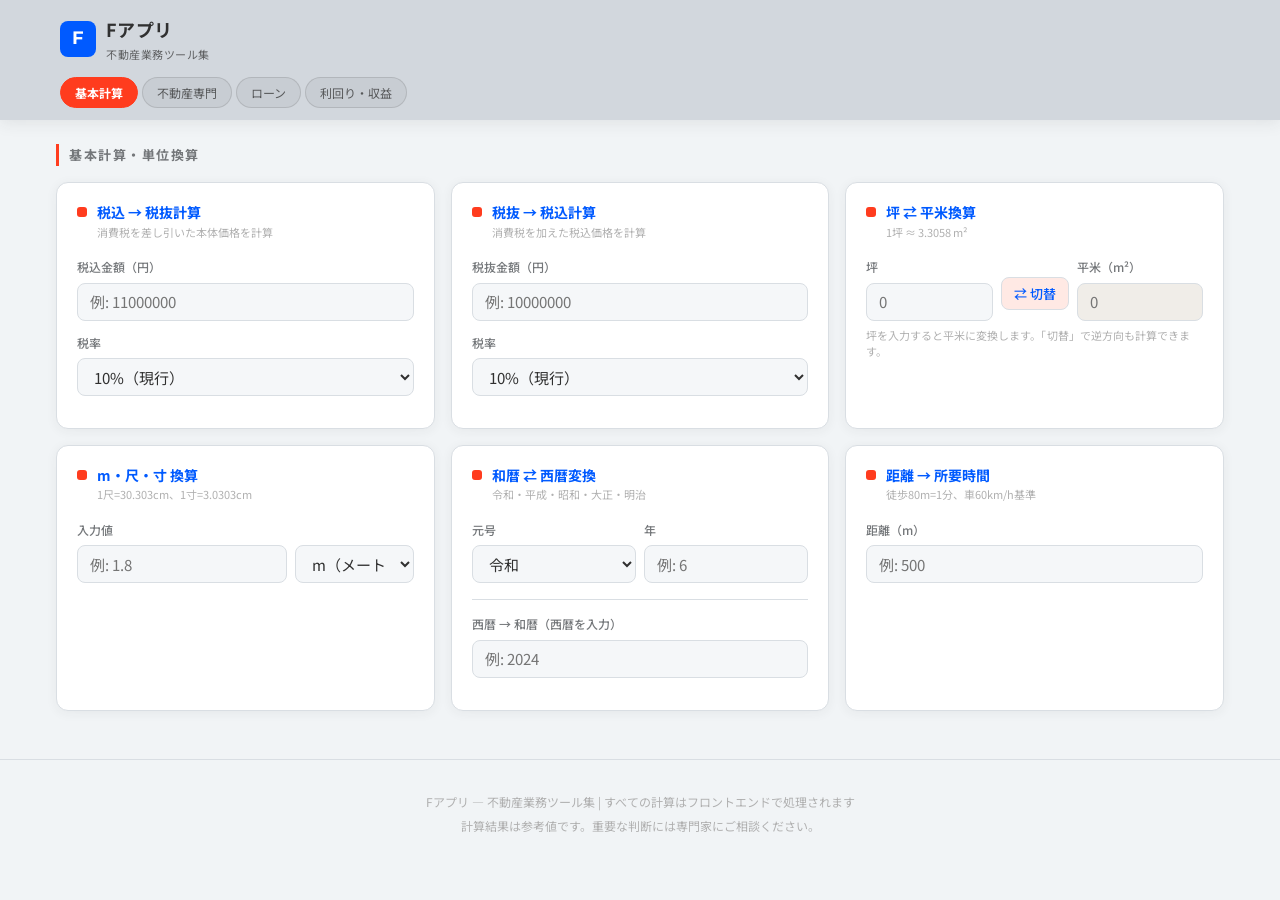
<file: Fapp-Mapp-tools/F_App/F_App.html>
<!DOCTYPE html>
<html lang="ja">
<head>
<meta charset="UTF-8">
<meta name="viewport" content="width=device-width, initial-scale=1.0">
<title>Fアプリ｜不動産業務ツール集</title>
<link href="https://fonts.googleapis.com/css2?family=Noto+Sans+JP:wght@400;500;700&family=Montserrat:wght@400;500;600;700&display=swap" rel="stylesheet">
<style>
  /* ===== CSS変数（テーマカラー・フォント） ===== */
  :root {
    --primary: #005aff;       /* メインカラー（ブルー） */
    --primary-light: #337aff; /* 明るいブルー */
    --accent: #ff3c1e;        /* アクセント（レッドオレンジ） */
    --accent-light: #ffe9e4;  /* アクセント薄色 */
    --bg: #f1f4f6;            /* 背景色（クールグレー） */
    --surface: #ffffff;       /* カード背景 */
    --surface2: #f5f7f9;      /* サブ背景 */
    --border: #d9dee3;        /* ボーダー */
    --text: #303030;          /* メインテキスト */
    --text-muted: #74777a;    /* サブテキスト */
    --text-hint: #b0b0b0;     /* ヒントテキスト */
    --success: #1f8a54;       /* 成功（緑） */
    --radius: 12px;
    --radius-sm: 8px;
    --shadow: 0 2px 12px rgba(48,48,48,0.06);
    --shadow-lg: 0 4px 24px rgba(48,48,48,0.10);
  }

  /* ===== リセット & ベース ===== */
  *, *::before, *::after { box-sizing: border-box; margin: 0; padding: 0; }
  html { scroll-behavior: smooth; }
  body {
    font-family: 'Noto Sans JP', sans-serif;
    background: var(--bg);
    color: var(--text);
    line-height: 1.7;
    font-size: 15px;
    min-height: 100vh;
  }

  /* ===== ヘッダー ===== */
  header {
    background: #d2d7dd;
    color: var(--text);
    padding: 0;
    position: sticky;
    top: 0;
    z-index: 100;
    box-shadow: 0 2px 16px rgba(48,48,48,0.10);
  }
  .header-inner {
    display: flex;
    align-items: center;
    justify-content: space-between;
    padding: 14px 20px;
    max-width: 1200px;
    margin: 0 auto;
    gap: 16px;
  }
  .logo {
    display: flex;
    align-items: center;
    gap: 10px;
    flex-shrink: 0;
  }
  .logo-icon {
    width: 36px; height: 36px;
    background: var(--primary);
    border-radius: 8px;
    display: flex; align-items: center; justify-content: center;
    font-size: 18px; font-weight: 700; color: #ffffff;
    font-family: 'Montserrat', sans-serif;
  }
  .logo-text {
    font-size: 18px;
    font-weight: 700;
    letter-spacing: 0.02em;
  }
  .logo-sub {
    font-size: 11px;
    opacity: 0.7;
    letter-spacing: 0.05em;
  }

  /* ===== タブナビ ===== */
  .tab-nav {
    display: flex;
    gap: 4px;
    overflow-x: auto;
    padding: 0 20px 12px;
    max-width: 1200px;
    margin: 0 auto;
    scrollbar-width: none;
  }
  .tab-nav::-webkit-scrollbar { display: none; }
  .tab-btn {
    flex-shrink: 0;
    background: rgba(48,48,48,0.06);
    border: 1px solid rgba(48,48,48,0.14);
    color: rgba(48,48,48,0.75);
    padding: 6px 14px;
    border-radius: 20px;
    font-size: 12px;
    font-family: 'Noto Sans JP', sans-serif;
    cursor: pointer;
    transition: all 0.2s;
    white-space: nowrap;
  }
  .tab-btn:hover { background: rgba(48,48,48,0.1); color: var(--text); }
  .tab-btn.active {
    background: var(--accent);
    border-color: var(--accent);
    color: #ffffff;
    font-weight: 700;
  }

  /* ===== メインレイアウト ===== */
  main {
    max-width: 1200px;
    margin: 0 auto;
    padding: 24px 16px 48px;
  }

  /* ===== セクション ===== */
  .section { display: none; }
  .section.active { display: block; }
  .section-title {
    font-size: 13px;
    font-weight: 700;
    letter-spacing: 0.12em;
    text-transform: uppercase;
    color: var(--text-muted);
    margin-bottom: 16px;
    padding-left: 4px;
    border-left: 3px solid var(--accent);
    padding-left: 10px;
  }

  /* ===== カードグリッド ===== */
  .card-grid {
    display: grid;
    grid-template-columns: repeat(auto-fill, minmax(320px, 1fr));
    gap: 16px;
  }
  @media (max-width: 600px) {
    .card-grid { grid-template-columns: 1fr; }
  }

  /* ===== カード ===== */
  .card {
    background: var(--surface);
    border-radius: var(--radius);
    border: 1px solid var(--border);
    padding: 20px;
    box-shadow: var(--shadow);
    transition: box-shadow 0.2s;
  }
  .card:hover { box-shadow: var(--shadow-lg); }
  .card-header {
    display: flex;
    align-items: flex-start;
    gap: 10px;
    margin-bottom: 16px;
  }
  .card-mark {
    width: 10px;
    height: 10px;
    border-radius: 3px;
    background: #ff3c1e;
    flex-shrink: 0;
    margin-top: 4px;
  }
  .card-title {
    font-size: 14px;
    font-weight: 700;
    line-height: 1.3;
    color: var(--primary);
  }
  .card-sub {
    font-size: 11px;
    color: var(--text-hint);
    margin-top: 1px;
  }

  /* ===== フォーム要素 ===== */
  .field { margin-bottom: 12px; }
  .field label {
    display: block;
    font-size: 12px;
    font-weight: 500;
    color: var(--text-muted);
    margin-bottom: 5px;
  }
  .field-row {
    display: flex;
    gap: 8px;
    align-items: flex-start;
  }
  .field-row .field { flex: 1; margin-bottom: 0; }
  input[type="number"], select {
    width: 100%;
    height: 38px;
    padding: 0 12px;
    border: 1px solid var(--border);
    border-radius: var(--radius-sm);
    font-size: 15px;
    font-family: 'Noto Sans JP', sans-serif;
    background: var(--surface2);
    color: var(--text);
    outline: none;
    transition: border-color 0.2s, box-shadow 0.2s;
    -moz-appearance: textfield;
  }
  input[type="number"]::-webkit-inner-spin-button,
  input[type="number"]::-webkit-outer-spin-button { -webkit-appearance: none; }
  input[type="number"]:focus, select:focus {
    border-color: var(--primary-light);
    box-shadow: 0 0 0 3px rgba(42,90,140,0.12);
    background: white;
  }

  /* ===== 結果表示 ===== */
  .result-box {
    background: var(--primary);
    border-radius: var(--radius-sm);
    padding: 14px 16px;
    margin-top: 14px;
  }
  .result-label {
    font-size: 11px;
    color: rgba(255,255,255,0.6);
    letter-spacing: 0.05em;
    margin-bottom: 4px;
  }
  .result-value {
    font-size: 22px;
    font-weight: 700;
    color: var(--accent);
    font-family: 'Montserrat', sans-serif;
    letter-spacing: 0.02em;
  }
  .result-unit {
    font-size: 13px;
    color: rgba(255,255,255,0.7);
    margin-left: 4px;
    font-family: 'Noto Sans JP', sans-serif;
    font-weight: 400;
  }
  .result-sub {
    font-size: 12px;
    color: rgba(255,255,255,0.55);
    margin-top: 4px;
  }

  /* 複数結果 */
  .result-grid {
    display: grid;
    grid-template-columns: 1fr 1fr;
    gap: 8px;
    margin-top: 14px;
  }
  .result-item {
    background: var(--primary);
    border-radius: var(--radius-sm);
    padding: 10px 12px;
  }
  .result-item .result-label { font-size: 10px; }
  .result-item .result-value { font-size: 16px; }

  /* ===== ローンシミュレーション用テーブル ===== */
  .loan-summary {
    margin-top: 14px;
    border-radius: var(--radius-sm);
    overflow: hidden;
    border: 1px solid var(--border);
  }
  .loan-row {
    display: flex;
    justify-content: space-between;
    align-items: center;
    padding: 10px 14px;
    border-bottom: 1px solid var(--border);
    font-size: 14px;
  }
  .loan-row:last-child { border-bottom: none; }
  .loan-row:nth-child(even) { background: var(--surface2); }
  .loan-row-key { color: var(--text-muted); }
  .loan-row-val {
    font-weight: 700;
    font-family: 'Montserrat', sans-serif;
    color: var(--primary);
    font-size: 15px;
  }
  .loan-row-val.highlight { color: var(--accent); font-size: 18px; }

  /* ===== ヒントテキスト ===== */
  .hint {
    font-size: 11px;
    color: var(--text-hint);
    margin-top: 6px;
    line-height: 1.5;
  }

  /* ===== スイッチャー（坪⇄平米） ===== */
  .swap-btn {
    background: var(--accent-light);
    border: 1px solid var(--border);
    border-radius: var(--radius-sm);
    padding: 6px 12px;
    font-size: 13px;
    cursor: pointer;
    color: var(--primary);
    font-family: 'Noto Sans JP', sans-serif;
    font-weight: 500;
    transition: background 0.2s;
    white-space: nowrap;
    margin-top: 20px;
  }
  .swap-btn:hover { background: var(--accent); color: white; }

  /* ===== フッター ===== */
  footer {
    text-align: center;
    padding: 32px 16px;
    font-size: 12px;
    color: var(--text-hint);
    border-top: 1px solid var(--border);
  }

  /* ===== セクション間スペース ===== */
  .section-gap { margin-top: 32px; }
</style>
</head>
<body>

<!-- ===== ヘッダー ===== -->
<header>
  <div class="header-inner">
    <div class="logo">
      <div class="logo-icon">F</div>
      <div>
        <div class="logo-text">Fアプリ</div>
        <div class="logo-sub">不動産業務ツール集</div>
      </div>
    </div>
  </div>
  <!-- タブナビ -->
  <nav class="tab-nav" role="tablist">
    <button class="tab-btn active" onclick="showTab('basic')" role="tab">基本計算</button>
    <button class="tab-btn" onclick="showTab('realestate')" role="tab">不動産専門</button>
    <button class="tab-btn" onclick="showTab('loan')" role="tab">ローン</button>
    <button class="tab-btn" onclick="showTab('yield')" role="tab">利回り・収益</button>
  </nav>
</header>

<main>

  <!-- ======================================
       セクション1: 基本計算
  ====================================== -->
  <section id="basic" class="section active">
    <p class="section-title">基本計算・単位換算</p>
    <div class="card-grid">

      <!-- 1. 税込→税抜 -->
      <div class="card">
        <div class="card-header">
          <div class="card-mark"></div>
          <div>
            <div class="card-title">税込 → 税抜計算</div>
            <div class="card-sub">消費税を差し引いた本体価格を計算</div>
          </div>
        </div>
        <div class="field">
          <label>税込金額（円）</label>
          <input type="number" id="tax-in-amount" placeholder="例: 11000000" oninput="calcTaxIn()">
        </div>
        <div class="field">
          <label>税率</label>
          <select id="tax-in-rate" onchange="calcTaxIn()">
            <option value="10">10%（現行）</option>
            <option value="8">8%（軽減税率）</option>
          </select>
        </div>
        <div class="result-box" id="tax-in-result" style="display:none">
          <div class="result-label">税抜本体価格</div>
          <div><span class="result-value" id="tax-in-val">—</span><span class="result-unit">円</span></div>
          <div class="result-sub" id="tax-in-tax">消費税額: —</div>
        </div>
      </div>

      <!-- 2. 税抜→税込 -->
      <div class="card">
        <div class="card-header">
          <div class="card-mark"></div>
          <div>
            <div class="card-title">税抜 → 税込計算</div>
            <div class="card-sub">消費税を加えた税込価格を計算</div>
          </div>
        </div>
        <div class="field">
          <label>税抜金額（円）</label>
          <input type="number" id="tax-out-amount" placeholder="例: 10000000" oninput="calcTaxOut()">
        </div>
        <div class="field">
          <label>税率</label>
          <select id="tax-out-rate" onchange="calcTaxOut()">
            <option value="10">10%（現行）</option>
            <option value="8">8%（軽減税率）</option>
          </select>
        </div>
        <div class="result-box" id="tax-out-result" style="display:none">
          <div class="result-label">税込金額</div>
          <div><span class="result-value" id="tax-out-val">—</span><span class="result-unit">円</span></div>
          <div class="result-sub" id="tax-out-tax">消費税額: —</div>
        </div>
      </div>

      <!-- 3. 坪⇄平米換算 -->
      <div class="card">
        <div class="card-header">
          <div class="card-mark"></div>
          <div>
            <div class="card-title">坪 ⇄ 平米換算</div>
            <div class="card-sub">1坪 ≈ 3.3058 m²</div>
          </div>
        </div>
        <div class="field-row">
          <div class="field">
            <label id="area-label-a">坪</label>
            <input type="number" id="area-a" placeholder="0" oninput="calcArea()">
          </div>
          <button class="swap-btn" onclick="swapArea()">⇄ 切替</button>
          <div class="field">
            <label id="area-label-b">平米（m²）</label>
            <input type="number" id="area-b" placeholder="0" readonly style="background:#f0ede8;color:var(--text-muted)">
          </div>
        </div>
        <div class="hint" id="area-hint">坪を入力すると平米に変換します。「切替」で逆方向も計算できます。</div>
      </div>

      <!-- 4. m・尺・寸の単位換算 -->
      <div class="card">
        <div class="card-header">
          <div class="card-mark"></div>
          <div>
            <div class="card-title">m・尺・寸 換算</div>
            <div class="card-sub">1尺=30.303cm、1寸=3.0303cm</div>
          </div>
        </div>
        <div class="field">
          <label>入力値</label>
          <div class="field-row">
            <input type="number" id="length-val" placeholder="例: 1.8" oninput="calcLength()" style="flex:2">
            <select id="length-unit" onchange="calcLength()" style="flex:1">
              <option value="m">m（メートル）</option>
              <option value="shaku">尺</option>
              <option value="sun">寸</option>
              <option value="mm">mm</option>
              <option value="cm">cm</option>
            </select>
          </div>
        </div>
        <div class="result-grid" id="length-result" style="display:none">
          <div class="result-item">
            <div class="result-label">m（メートル）</div>
            <div class="result-value" id="len-m">—</div>
          </div>
          <div class="result-item">
            <div class="result-label">cm（センチ）</div>
            <div class="result-value" id="len-cm">—</div>
          </div>
          <div class="result-item">
            <div class="result-label">尺</div>
            <div class="result-value" id="len-shaku">—</div>
          </div>
          <div class="result-item">
            <div class="result-label">寸</div>
            <div class="result-value" id="len-sun">—</div>
          </div>
        </div>
      </div>

      <!-- 5. 和暦⇄西暦変換 -->
      <div class="card">
        <div class="card-header">
          <div class="card-mark"></div>
          <div>
            <div class="card-title">和暦 ⇄ 西暦変換</div>
            <div class="card-sub">令和・平成・昭和・大正・明治</div>
          </div>
        </div>
        <div class="field-row">
          <div class="field">
            <label>元号</label>
            <select id="wareki-gen" onchange="calcWareki()">
              <option value="reiwa">令和</option>
              <option value="heisei">平成</option>
              <option value="showa">昭和</option>
              <option value="taisho">大正</option>
              <option value="meiji">明治</option>
            </select>
          </div>
          <div class="field">
            <label>年</label>
            <input type="number" id="wareki-year" placeholder="例: 6" oninput="calcWareki()" min="1">
          </div>
        </div>
        <div class="result-box" id="wareki-result" style="display:none">
          <div class="result-label">西暦</div>
          <div><span class="result-value" id="wareki-ad">—</span><span class="result-unit">年</span></div>
          <div class="result-sub" id="wareki-sub"></div>
        </div>
        <!-- 逆：西暦→和暦 -->
        <div class="field" style="margin-top:16px; border-top:1px solid var(--border); padding-top:14px;">
          <label>西暦 → 和暦（西暦を入力）</label>
          <input type="number" id="seireki-year" placeholder="例: 2024" oninput="calcSeireki()" min="1868">
        </div>
        <div class="result-box" id="seireki-result" style="display:none">
          <div class="result-label">和暦</div>
          <div class="result-value" id="seireki-wareki" style="font-size:18px">—</div>
        </div>
      </div>

      <!-- 6. 距離→所要時間 -->
      <div class="card">
        <div class="card-header">
          <div class="card-mark"></div>
          <div>
            <div class="card-title">距離 → 所要時間</div>
            <div class="card-sub">徒歩80m=1分、車60km/h基準</div>
          </div>
        </div>
        <div class="field">
          <label>距離（m）</label>
          <input type="number" id="dist-m" placeholder="例: 500" oninput="calcDist()">
        </div>
        <div class="result-grid" id="dist-result" style="display:none">
          <div class="result-item">
            <div class="result-label">🚶 徒歩（80m/分）</div>
            <div><span class="result-value" id="dist-walk">—</span><span style="font-size:12px;color:rgba(255,255,255,0.6)"> 分</span></div>
          </div>
          <div class="result-item">
            <div class="result-label">🚗 車（60km/h）</div>
            <div><span class="result-value" id="dist-car">—</span><span style="font-size:12px;color:rgba(255,255,255,0.6)"> 分</span></div>
          </div>
        </div>
      </div>

    </div><!-- /card-grid -->
  </section>


  <!-- ======================================
       セクション2: 不動産専門
  ====================================== -->
  <section id="realestate" class="section">
    <p class="section-title">不動産専門ツール</p>
    <div class="card-grid">

      <!-- 9. 坪単価・平米単価 -->
      <div class="card">
        <div class="card-header">
          <div class="card-mark"></div>
          <div>
            <div class="card-title">坪単価・平米単価計算</div>
            <div class="card-sub">物件価格と面積から単価を算出</div>
          </div>
        </div>
        <div class="field">
          <label>物件価格（万円）</label>
          <input type="number" id="unit-price" placeholder="例: 5000" oninput="calcUnitPrice()">
        </div>
        <div class="field-row">
          <div class="field">
            <label>面積</label>
            <input type="number" id="unit-area" placeholder="例: 80" oninput="calcUnitPrice()">
          </div>
          <div class="field">
            <label>単位</label>
            <select id="unit-area-type" onchange="calcUnitPrice()">
              <option value="m2">平米（m²）</option>
              <option value="tsubo">坪</option>
            </select>
          </div>
        </div>
        <div class="result-grid" id="unit-result" style="display:none">
          <div class="result-item">
            <div class="result-label">坪単価</div>
            <div><span class="result-value" id="unit-tsubo">—</span><span style="font-size:11px;color:rgba(255,255,255,0.6)"> 万円/坪</span></div>
          </div>
          <div class="result-item">
            <div class="result-label">平米単価</div>
            <div><span class="result-value" id="unit-m2">—</span><span style="font-size:11px;color:rgba(255,255,255,0.6)"> 万円/m²</span></div>
          </div>
        </div>
      </div>

      <!-- 10. 建ぺい率・容積率計算 -->
      <div class="card">
        <div class="card-header">
          <div class="card-mark"></div>
          <div>
            <div class="card-title">建ぺい率・容積率計算</div>
            <div class="card-sub">敷地面積から建築可能な面積を算出</div>
          </div>
        </div>
        <div class="field">
          <label>敷地面積（m²）</label>
          <input type="number" id="land-area" placeholder="例: 200" oninput="calcBuildRatio()">
        </div>
        <div class="field-row">
          <div class="field">
            <label>建ぺい率（%）</label>
            <input type="number" id="build-ratio" placeholder="例: 60" oninput="calcBuildRatio()">
          </div>
          <div class="field">
            <label>容積率（%）</label>
            <input type="number" id="floor-ratio" placeholder="例: 200" oninput="calcBuildRatio()">
          </div>
        </div>
        <div class="result-grid" id="build-result" style="display:none">
          <div class="result-item">
            <div class="result-label">最大建築面積（建ぺい）</div>
            <div><span class="result-value" id="build-area">—</span><span style="font-size:11px;color:rgba(255,255,255,0.6)"> m²</span></div>
          </div>
          <div class="result-item">
            <div class="result-label">最大延床面積（容積）</div>
            <div><span class="result-value" id="floor-area">—</span><span style="font-size:11px;color:rgba(255,255,255,0.6)"> m²</span></div>
          </div>
          <div class="result-item">
            <div class="result-label">建築面積（坪）</div>
            <div><span class="result-value" id="build-tsubo">—</span><span style="font-size:11px;color:rgba(255,255,255,0.6)"> 坪</span></div>
          </div>
          <div class="result-item">
            <div class="result-label">延床面積（坪）</div>
            <div><span class="result-value" id="floor-tsubo">—</span><span style="font-size:11px;color:rgba(255,255,255,0.6)"> 坪</span></div>
          </div>
        </div>
      </div>

      <!-- 15. 土地面積→建築可能面積 -->
      <div class="card">
        <div class="card-header">
          <div class="card-mark"></div>
          <div>
            <div class="card-title">土地面積 → 建築可能面積</div>
            <div class="card-sub">用途地域別の上限を一覧表示</div>
          </div>
        </div>
        <div class="field">
          <label>土地面積（m²）</label>
          <input type="number" id="land-area2" placeholder="例: 165" oninput="calcLandBuild()">
        </div>
        <div class="field">
          <label>用途地域（代表例）</label>
          <select id="land-zone" onchange="calcLandBuild()">
            <option value="30_50">第一種低層（建ぺい30% / 容積50%）</option>
            <option value="40_80">第一種低層（建ぺい40% / 容積80%）</option>
            <option value="50_100">第一種中高層（建ぺい50% / 容積100%）</option>
            <option value="60_200" selected>第一種住居（建ぺい60% / 容積200%）</option>
            <option value="60_300">商業系（建ぺい60% / 容積300%）</option>
            <option value="80_400">商業地域（建ぺい80% / 容積400%）</option>
          </select>
        </div>
        <div class="result-grid" id="land-build-result" style="display:none">
          <div class="result-item">
            <div class="result-label">最大建築面積</div>
            <div><span class="result-value" id="lb-build">—</span><span style="font-size:11px;color:rgba(255,255,255,0.6)"> m²</span></div>
          </div>
          <div class="result-item">
            <div class="result-label">最大延床面積</div>
            <div><span class="result-value" id="lb-floor">—</span><span style="font-size:11px;color:rgba(255,255,255,0.6)"> m²</span></div>
          </div>
        </div>
      </div>

      <!-- 11. 仲介手数料計算 -->
      <div class="card">
        <div class="card-header">
          <div class="card-mark"></div>
          <div>
            <div class="card-title">仲介手数料計算</div>
            <div class="card-sub">宅建業法に基づく上限計算</div>
          </div>
        </div>
        <div class="field">
          <label>取引価格（万円）</label>
          <input type="number" id="broker-price" placeholder="例: 3000" oninput="calcBroker()">
        </div>
        <div class="result-box" id="broker-result" style="display:none">
          <div class="result-label">仲介手数料 上限額（税抜）</div>
          <div><span class="result-value" id="broker-val">—</span><span class="result-unit">万円</span></div>
          <div class="result-sub" id="broker-sub"></div>
          <div class="result-sub" id="broker-tax">税込（10%）: —万円</div>
        </div>
        <div class="hint">売買価格に応じた宅建業法上の上限額（3段階速算式）で計算します。</div>
      </div>

      <!-- 12. 徒歩分数⇄距離 -->
      <div class="card">
        <div class="card-header">
          <div class="card-mark"></div>
          <div>
            <div class="card-title">徒歩分数 ⇄ 距離</div>
            <div class="card-sub">不動産広告基準：80m = 1分</div>
          </div>
        </div>
        <div class="field-row">
          <div class="field">
            <label>徒歩分数（分）</label>
            <input type="number" id="walk-min" placeholder="例: 7" oninput="calcWalk('min')">
          </div>
          <div class="field">
            <label>距離（m）</label>
            <input type="number" id="walk-m" placeholder="例: 560" oninput="calcWalk('m')">
          </div>
        </div>
        <div class="result-box" id="walk-result" style="display:none">
          <div class="result-label" id="walk-result-label">計算結果</div>
          <div><span class="result-value" id="walk-result-val">—</span><span class="result-unit" id="walk-result-unit"></span></div>
          <div class="result-sub" id="walk-result-sub"></div>
        </div>
      </div>

      <!-- 14. 初期費用概算 -->
      <div class="card">
        <div class="card-header">
          <div class="card-mark"></div>
          <div>
            <div class="card-title">初期費用（概算）計算</div>
            <div class="card-sub">賃貸契約時の総費用を見積もり</div>
          </div>
        </div>
        <div class="field">
          <label>月額家賃（万円）</label>
          <input type="number" id="init-rent" placeholder="例: 8" oninput="calcInitCost()">
        </div>
        <div class="field-row">
          <div class="field">
            <label>敷金（ヶ月分）</label>
            <input type="number" id="init-shiki" placeholder="1" value="1" oninput="calcInitCost()">
          </div>
          <div class="field">
            <label>礼金（ヶ月分）</label>
            <input type="number" id="init-rei" placeholder="1" value="1" oninput="calcInitCost()">
          </div>
        </div>
        <div class="result-box" id="init-result" style="display:none">
          <div class="result-label">初期費用合計（概算）</div>
          <div><span class="result-value" id="init-total">—</span><span class="result-unit">万円</span></div>
          <div class="result-sub" id="init-detail">内訳: —</div>
        </div>
        <div class="hint">仲介手数料1ヶ月分・前家賃1ヶ月を加算した概算です。火災保険等は含みません。</div>
      </div>

    </div><!-- /card-grid -->
  </section>


  <!-- ======================================
       セクション3: ローンシミュレーション
  ====================================== -->
  <section id="loan" class="section">
    <p class="section-title">ローン返済シミュレーション（元利均等）</p>
    <div class="card-grid">

      <!-- 7. ローン返済シミュレーション -->
      <div class="card" style="grid-column: 1 / -1; max-width: 700px;">
        <div class="card-header">
          <div class="card-mark"></div>
          <div>
            <div class="card-title">住宅ローン返済シミュレーション</div>
            <div class="card-sub">元利均等返済方式で月々の返済額を計算</div>
          </div>
        </div>
        <div class="field-row">
          <div class="field">
            <label>借入金額（万円）</label>
            <input type="number" id="loan-amount" placeholder="例: 3000" oninput="calcLoan()">
          </div>
          <div class="field">
            <label>借入期間（年）</label>
            <input type="number" id="loan-years" placeholder="例: 35" min="1" max="50" oninput="calcLoan()">
          </div>
        </div>
        <div class="field">
          <label>年利（%）</label>
          <input type="number" id="loan-rate" placeholder="例: 1.5" step="0.01" oninput="calcLoan()">
        </div>
        <div class="loan-summary" id="loan-result" style="display:none">
          <div class="loan-row">
            <span class="loan-row-key">月々の返済額</span>
            <span class="loan-row-val highlight" id="loan-monthly">—</span>
          </div>
          <div class="loan-row">
            <span class="loan-row-key">総返済額</span>
            <span class="loan-row-val" id="loan-total">—</span>
          </div>
          <div class="loan-row">
            <span class="loan-row-key">うち利息総額</span>
            <span class="loan-row-val" id="loan-interest">—</span>
          </div>
          <div class="loan-row">
            <span class="loan-row-key">元本合計</span>
            <span class="loan-row-val" id="loan-principal">—</span>
          </div>
          <div class="loan-row">
            <span class="loan-row-key">元本に対する利息割合</span>
            <span class="loan-row-val" id="loan-ratio">—</span>
          </div>
        </div>
        <div class="hint" style="margin-top:10px">※元利均等返済方式。ボーナス払い・繰上返済は考慮していません。</div>
      </div>

    </div>
  </section>


  <!-- ======================================
       セクション4: 利回り・収益
  ====================================== -->
  <section id="yield" class="section">
    <p class="section-title">利回り・収益計算</p>
    <div class="card-grid">

      <!-- 8. 利回り計算（表面・実質） -->
      <div class="card">
        <div class="card-header">
          <div class="card-mark"></div>
          <div>
            <div class="card-title">利回り計算（表面・実質）</div>
            <div class="card-sub">投資用不動産の収益性を算出</div>
          </div>
        </div>
        <div class="field">
          <label>物件購入価格（万円）</label>
          <input type="number" id="yield-price" placeholder="例: 5000" oninput="calcYield()">
        </div>
        <div class="field">
          <label>年間家賃収入（万円）</label>
          <input type="number" id="yield-income" placeholder="例: 300" oninput="calcYield()">
        </div>
        <div class="field" style="border-top:1px solid var(--border);padding-top:12px;margin-top:4px;">
          <label>年間諸経費（万円）※実質利回り用</label>
          <input type="number" id="yield-cost" placeholder="例: 50（管理費・固定資産税等）" oninput="calcYield()">
        </div>
        <div class="result-grid" id="yield-result" style="display:none">
          <div class="result-item">
            <div class="result-label">表面利回り</div>
            <div><span class="result-value" id="yield-gross">—</span><span style="font-size:12px;color:rgba(255,255,255,0.6)"> %</span></div>
          </div>
          <div class="result-item">
            <div class="result-label">実質利回り</div>
            <div><span class="result-value" id="yield-net">—</span><span style="font-size:12px;color:rgba(255,255,255,0.6)"> %</span></div>
          </div>
        </div>
        <div class="hint">表面利回り＝年間家賃÷購入価格×100<br>実質利回り＝（年間家賃－諸経費）÷購入価格×100</div>
      </div>

      <!-- 13. 年間家賃収入計算 -->
      <div class="card">
        <div class="card-header">
          <div class="card-mark"></div>
          <div>
            <div class="card-title">年間家賃収入計算</div>
            <div class="card-sub">複数戸・空室率を考慮した収入試算</div>
          </div>
        </div>
        <div class="field-row">
          <div class="field">
            <label>月額家賃（万円/戸）</label>
            <input type="number" id="rent-monthly" placeholder="例: 8" oninput="calcRent()">
          </div>
          <div class="field">
            <label>戸数</label>
            <input type="number" id="rent-units" placeholder="例: 6" oninput="calcRent()">
          </div>
        </div>
        <div class="field">
          <label>空室率（%）</label>
          <input type="number" id="rent-vacancy" placeholder="例: 10" oninput="calcRent()">
        </div>
        <div class="result-box" id="rent-result" style="display:none">
          <div class="result-label">年間家賃収入（空室考慮後）</div>
          <div><span class="result-value" id="rent-annual">—</span><span class="result-unit">万円/年</span></div>
          <div class="result-sub" id="rent-sub">満室時: — 万円/年</div>
        </div>
      </div>

    </div>
  </section>

</main>

<footer>
  <div>Fアプリ — 不動産業務ツール集 | すべての計算はフロントエンドで処理されます</div>
  <div style="margin-top:4px;">計算結果は参考値です。重要な判断には専門家にご相談ください。</div>
</footer>

<script>
// ===================================================
// タブ切り替え
// ===================================================
function showTab(id) {
  // すべてのセクションを非表示
  document.querySelectorAll('.section').forEach(s => s.classList.remove('active'));
  document.querySelectorAll('.tab-btn').forEach(b => b.classList.remove('active'));
  // 対象を表示
  document.getElementById(id).classList.add('active');
  // ボタンをアクティブに
  event.target.classList.add('active');
}

// ===================================================
// 1. 税込→税抜
// ===================================================
function calcTaxIn() {
  const amount = parseFloat(document.getElementById('tax-in-amount').value);
  const rate = parseFloat(document.getElementById('tax-in-rate').value) / 100;
  const box = document.getElementById('tax-in-result');
  if (isNaN(amount) || amount <= 0) { box.style.display = 'none'; return; }

  const honbai = amount / (1 + rate); // 本体価格
  const tax = amount - honbai;        // 消費税額

  document.getElementById('tax-in-val').textContent = Math.round(honbai).toLocaleString();
  document.getElementById('tax-in-tax').textContent = '消費税額: ' + Math.round(tax).toLocaleString() + ' 円';
  box.style.display = 'block';
}

// ===================================================
// 2. 税抜→税込
// ===================================================
function calcTaxOut() {
  const amount = parseFloat(document.getElementById('tax-out-amount').value);
  const rate = parseFloat(document.getElementById('tax-out-rate').value) / 100;
  const box = document.getElementById('tax-out-result');
  if (isNaN(amount) || amount <= 0) { box.style.display = 'none'; return; }

  const tax = amount * rate;          // 消費税額
  const total = amount + tax;         // 税込合計

  document.getElementById('tax-out-val').textContent = Math.round(total).toLocaleString();
  document.getElementById('tax-out-tax').textContent = '消費税額: ' + Math.round(tax).toLocaleString() + ' 円';
  box.style.display = 'block';
}

// ===================================================
// 3. 坪⇄平米換算
// ===================================================
// 換算定数：1坪 = 400/121 m²（正確な値）
const TSUBO_TO_M2 = 400 / 121; // ≈ 3.30579...

let areaMode = 'tsubo'; // 'tsubo' or 'm2'

function swapArea() {
  // モードを切り替え
  areaMode = (areaMode === 'tsubo') ? 'm2' : 'tsubo';
  const labelA = document.getElementById('area-label-a');
  const labelB = document.getElementById('area-label-b');
  const inputA = document.getElementById('area-a');
  const inputB = document.getElementById('area-b');

  if (areaMode === 'tsubo') {
    labelA.textContent = '坪';
    labelB.textContent = '平米（m²）';
    document.getElementById('area-hint').textContent = '坪を入力すると平米に変換します。';
  } else {
    labelA.textContent = '平米（m²）';
    labelB.textContent = '坪';
    document.getElementById('area-hint').textContent = '平米を入力すると坪に変換します。';
  }
  // 入力欄をリセット
  inputA.value = '';
  inputB.value = '';
}

function calcArea() {
  const val = parseFloat(document.getElementById('area-a').value);
  if (isNaN(val) || val < 0) { document.getElementById('area-b').value = ''; return; }

  let result;
  if (areaMode === 'tsubo') {
    result = val * TSUBO_TO_M2; // 坪→平米
  } else {
    result = val / TSUBO_TO_M2; // 平米→坪
  }
  document.getElementById('area-b').value = result.toFixed(2);
}

// ===================================================
// 4. m・尺・寸の単位換算
// ===================================================
// 1尺 = 10/33 m（≈0.30303m）、1寸 = 1/33 m
const SHAKU_TO_M = 10 / 33;
const SUN_TO_M   = 1 / 33;

function calcLength() {
  const val  = parseFloat(document.getElementById('length-val').value);
  const unit = document.getElementById('length-unit').value;
  const box  = document.getElementById('length-result');
  if (isNaN(val)) { box.style.display = 'none'; return; }

  // まずメートルに変換
  let meters;
  switch (unit) {
    case 'm':     meters = val; break;
    case 'shaku': meters = val * SHAKU_TO_M; break;
    case 'sun':   meters = val * SUN_TO_M; break;
    case 'mm':    meters = val / 1000; break;
    case 'cm':    meters = val / 100; break;
  }

  // 各単位に変換して表示
  document.getElementById('len-m').textContent     = meters.toFixed(4);
  document.getElementById('len-cm').textContent    = (meters * 100).toFixed(2);
  document.getElementById('len-shaku').textContent = (meters / SHAKU_TO_M).toFixed(4);
  document.getElementById('len-sun').textContent   = (meters / SUN_TO_M).toFixed(4);
  box.style.display = 'grid';
}

// ===================================================
// 5. 和暦⇄西暦変換
// ===================================================
// 各元号の開始西暦年
const GENGO = {
  reiwa:  2019, // 令和元年 = 2019年
  heisei: 1989, // 平成元年 = 1989年
  showa:  1926, // 昭和元年 = 1926年
  taisho: 1912, // 大正元年 = 1912年
  meiji:  1868  // 明治元年 = 1868年
};
const GENGO_NAME = { reiwa:'令和', heisei:'平成', showa:'昭和', taisho:'大正', meiji:'明治' };

function calcWareki() {
  const gen  = document.getElementById('wareki-gen').value;
  const year = parseInt(document.getElementById('wareki-year').value);
  const box  = document.getElementById('wareki-result');
  if (isNaN(year) || year < 1) { box.style.display = 'none'; return; }

  const ad = GENGO[gen] + year - 1; // 元年=1なので-1
  document.getElementById('wareki-ad').textContent = ad;
  document.getElementById('wareki-sub').textContent = GENGO_NAME[gen] + year + '年 = ' + ad + '年';
  box.style.display = 'block';
}

function calcSeireki() {
  const ad  = parseInt(document.getElementById('seireki-year').value);
  const box = document.getElementById('seireki-result');
  if (isNaN(ad) || ad < 1868) { box.style.display = 'none'; return; }

  let result = '';
  // 新しい元号から順番に判定
  if (ad >= 2019)      result = '令和' + (ad - 2019 + 1) + '年';
  else if (ad >= 1989) result = '平成' + (ad - 1989 + 1) + '年';
  else if (ad >= 1926) result = '昭和' + (ad - 1926 + 1) + '年';
  else if (ad >= 1912) result = '大正' + (ad - 1912 + 1) + '年';
  else if (ad >= 1868) result = '明治' + (ad - 1868 + 1) + '年';
  else result = '明治以前';

  document.getElementById('seireki-wareki').textContent = result;
  box.style.display = 'block';
}

// ===================================================
// 6. 距離→所要時間
// ===================================================
function calcDist() {
  const m   = parseFloat(document.getElementById('dist-m').value);
  const box = document.getElementById('dist-result');
  if (isNaN(m) || m <= 0) { box.style.display = 'none'; return; }

  // 徒歩：80m/分（不動産広告基準）
  const walkMin = Math.ceil(m / 80);
  // 車：60km/h = 1000m/分
  const carMin  = Math.ceil(m / 1000);

  document.getElementById('dist-walk').textContent = walkMin;
  document.getElementById('dist-car').textContent  = carMin < 1 ? '1未満' : carMin;
  box.style.display = 'grid';
}

// ===================================================
// 7. ローン返済シミュレーション（元利均等）
// ===================================================
function calcLoan() {
  const P = parseFloat(document.getElementById('loan-amount').value) * 10000; // 円に変換
  const n = parseFloat(document.getElementById('loan-years').value) * 12;    // 月数
  const r = parseFloat(document.getElementById('loan-rate').value) / 100 / 12; // 月利
  const box = document.getElementById('loan-result');

  if (isNaN(P) || isNaN(n) || isNaN(r) || P <= 0 || n <= 0) {
    box.style.display = 'none'; return;
  }

  let monthly;
  if (r === 0) {
    // 金利0%の場合
    monthly = P / n;
  } else {
    // 元利均等返済の公式: M = P × r(1+r)^n / ((1+r)^n - 1)
    const pow = Math.pow(1 + r, n);
    monthly = P * r * pow / (pow - 1);
  }

  const total    = monthly * n;              // 総返済額
  const interest = total - P;               // 利息合計
  const ratio    = (interest / P * 100);    // 利息割合

  document.getElementById('loan-monthly').textContent   = '月 ' + Math.round(monthly).toLocaleString() + ' 円';
  document.getElementById('loan-total').textContent     = Math.round(total).toLocaleString() + ' 円';
  document.getElementById('loan-interest').textContent  = Math.round(interest).toLocaleString() + ' 円';
  document.getElementById('loan-principal').textContent = Math.round(P).toLocaleString() + ' 円';
  document.getElementById('loan-ratio').textContent     = ratio.toFixed(1) + ' %';
  box.style.display = 'block';
}

// ===================================================
// 8. 利回り計算（表面・実質）
// ===================================================
function calcYield() {
  const price  = parseFloat(document.getElementById('yield-price').value);
  const income = parseFloat(document.getElementById('yield-income').value);
  const cost   = parseFloat(document.getElementById('yield-cost').value) || 0;
  const box    = document.getElementById('yield-result');

  if (isNaN(price) || isNaN(income) || price <= 0) { box.style.display = 'none'; return; }

  // 表面利回り = 年間家賃 ÷ 購入価格 × 100
  const gross = income / price * 100;
  // 実質利回り = (年間家賃 - 諸経費) ÷ 購入価格 × 100
  const net   = (income - cost) / price * 100;

  document.getElementById('yield-gross').textContent = gross.toFixed(2);
  document.getElementById('yield-net').textContent   = net.toFixed(2);
  box.style.display = 'grid';
}

// ===================================================
// 9. 坪単価・平米単価
// ===================================================
function calcUnitPrice() {
  const price    = parseFloat(document.getElementById('unit-price').value);
  const area     = parseFloat(document.getElementById('unit-area').value);
  const areaType = document.getElementById('unit-area-type').value;
  const box      = document.getElementById('unit-result');

  if (isNaN(price) || isNaN(area) || area <= 0) { box.style.display = 'none'; return; }

  let tsubo, m2;
  if (areaType === 'm2') {
    m2    = area;
    tsubo = area / TSUBO_TO_M2;
  } else {
    tsubo = area;
    m2    = area * TSUBO_TO_M2;
  }

  const perTsubo = price / tsubo;
  const perM2    = price / m2;

  document.getElementById('unit-tsubo').textContent = perTsubo.toFixed(1);
  document.getElementById('unit-m2').textContent    = perM2.toFixed(2);
  box.style.display = 'grid';
}

// ===================================================
// 10. 建ぺい率・容積率計算
// ===================================================
function calcBuildRatio() {
  const land  = parseFloat(document.getElementById('land-area').value);
  const build = parseFloat(document.getElementById('build-ratio').value);
  const floor = parseFloat(document.getElementById('floor-ratio').value);
  const box   = document.getElementById('build-result');

  if (isNaN(land) || isNaN(build) || isNaN(floor)) { box.style.display = 'none'; return; }

  const maxBuild = land * (build / 100);           // 最大建築面積
  const maxFloor = land * (floor / 100);           // 最大延床面積
  const buildTsubo = maxBuild / TSUBO_TO_M2;       // 坪換算
  const floorTsubo = maxFloor / TSUBO_TO_M2;       // 坪換算

  document.getElementById('build-area').textContent  = maxBuild.toFixed(1);
  document.getElementById('floor-area').textContent  = maxFloor.toFixed(1);
  document.getElementById('build-tsubo').textContent = buildTsubo.toFixed(1);
  document.getElementById('floor-tsubo').textContent = floorTsubo.toFixed(1);
  box.style.display = 'grid';
}

// ===================================================
// 11. 仲介手数料計算（宅建業法速算式）
// ===================================================
function calcBroker() {
  const price = parseFloat(document.getElementById('broker-price').value); // 万円
  const box   = document.getElementById('broker-result');
  if (isNaN(price) || price <= 0) { box.style.display = 'none'; return; }

  const yen = price * 10000; // 円に変換
  let fee, formula;

  // 3段階速算式（上限額、税抜）
  if (yen <= 2000000) {
    // 200万円以下：5%
    fee     = yen * 0.05;
    formula = '200万円以下：売買価格×5%';
  } else if (yen <= 4000000) {
    // 200万超400万以下：4%+2万円
    fee     = yen * 0.04 + 20000;
    formula = '200万超400万以下：売買価格×4%+2万円';
  } else {
    // 400万超：3%+6万円
    fee     = yen * 0.03 + 60000;
    formula = '400万超：売買価格×3%+6万円';
  }

  const feeMan    = fee / 10000;          // 万円に変換
  const feeTax    = fee * 1.1 / 10000;   // 税込（万円）

  document.getElementById('broker-val').textContent = feeMan.toFixed(1);
  document.getElementById('broker-sub').textContent = '計算式: ' + formula;
  document.getElementById('broker-tax').textContent = '税込（10%）: ' + feeTax.toFixed(1) + ' 万円';
  box.style.display = 'block';
}

// ===================================================
// 12. 徒歩分数⇄距離（80m=1分）
// ===================================================
function calcWalk(mode) {
  const box = document.getElementById('walk-result');
  if (mode === 'min') {
    const min = parseFloat(document.getElementById('walk-min').value);
    if (isNaN(min) || min <= 0) { box.style.display = 'none'; return; }
    const m = min * 80;
    document.getElementById('walk-result-label').textContent = '徒歩' + min + '分の距離';
    document.getElementById('walk-result-val').textContent = m.toLocaleString();
    document.getElementById('walk-result-unit').textContent = 'm';
    document.getElementById('walk-result-sub').textContent = '= ' + (m / 1000).toFixed(2) + ' km';
    // 逆の欄をクリア
    document.getElementById('walk-m').value = '';
  } else {
    const m = parseFloat(document.getElementById('walk-m').value);
    if (isNaN(m) || m <= 0) { box.style.display = 'none'; return; }
    const min = Math.ceil(m / 80); // 端数切り上げ（広告表示基準）
    document.getElementById('walk-result-label').textContent = m + 'mの徒歩分数';
    document.getElementById('walk-result-val').textContent = min;
    document.getElementById('walk-result-unit').textContent = '分';
    document.getElementById('walk-result-sub').textContent = '不動産広告基準（80m=1分、端数切上）';
    // 逆の欄をクリア
    document.getElementById('walk-min').value = '';
  }
  box.style.display = 'block';
}

// ===================================================
// 13. 年間家賃収入計算
// ===================================================
function calcRent() {
  const monthly  = parseFloat(document.getElementById('rent-monthly').value);
  const units    = parseFloat(document.getElementById('rent-units').value);
  const vacancy  = parseFloat(document.getElementById('rent-vacancy').value) || 0;
  const box      = document.getElementById('rent-result');

  if (isNaN(monthly) || isNaN(units)) { box.style.display = 'none'; return; }

  const fullYear   = monthly * units * 12;                   // 満室時年間収入
  const actual     = fullYear * (1 - vacancy / 100);         // 空室考慮後

  document.getElementById('rent-annual').textContent = actual.toFixed(1);
  document.getElementById('rent-sub').textContent = '満室時: ' + fullYear.toFixed(1) + ' 万円/年';
  box.style.display = 'block';
}

// ===================================================
// 14. 初期費用概算計算
// ===================================================
function calcInitCost() {
  const rent  = parseFloat(document.getElementById('init-rent').value);
  const shiki = parseFloat(document.getElementById('init-shiki').value) || 0;
  const rei   = parseFloat(document.getElementById('init-rei').value) || 0;
  const box   = document.getElementById('init-result');

  if (isNaN(rent) || rent <= 0) { box.style.display = 'none'; return; }

  // 仲介手数料（1ヶ月分）、前家賃（1ヶ月）を加算
  const broker    = rent * 1.1; // 仲介手数料（税込）
  const preRent   = rent;       // 前家賃
  const total     = rent * (shiki + rei) + broker + preRent;

  const detail = `敷金${shiki}ヶ月 + 礼金${rei}ヶ月 + 仲介手数料（税込1ヶ月） + 前家賃1ヶ月`;
  document.getElementById('init-total').textContent  = total.toFixed(2);
  document.getElementById('init-detail').textContent = detail;
  box.style.display = 'block';
}

// ===================================================
// 15. 土地面積→建築可能面積（用途地域別）
// ===================================================
function calcLandBuild() {
  const land = parseFloat(document.getElementById('land-area2').value);
  const zone = document.getElementById('land-zone').value;
  const box  = document.getElementById('land-build-result');

  if (isNaN(land) || land <= 0) { box.style.display = 'none'; return; }

  // zone値 = "建ぺい率_容積率"
  const [buildRatio, floorRatio] = zone.split('_').map(Number);
  const buildArea = land * (buildRatio / 100);
  const floorArea = land * (floorRatio / 100);

  document.getElementById('lb-build').textContent = buildArea.toFixed(1);
  document.getElementById('lb-floor').textContent = floorArea.toFixed(1);
  box.style.display = 'grid';
}
</script>
</body>
</html>
</file>
<file: Latin_Font_Library/style.css>
:root{--bg:#f1f4f6;--surface:#fff;--border:#d9dee3;--text:#303030;--muted:#74777a;--accent:#ff5281;--accent2:#00d7e6;--radius:5px;--sample-size:48px}
*{box-sizing:border-box}body{margin:0;padding:24px 16px 60px;background:var(--bg);color:var(--text);font-family:'Noto Sans JP',-apple-system,BlinkMacSystemFont,'Hiragino Kaku Gothic ProN',sans-serif;font-size:13px;line-height:1.8}header,main{max-width:1200px;margin:auto}header{display:flex;justify-content:space-between;align-items:center;gap:16px;margin-bottom:20px}h1{margin:0;color:var(--accent);font-size:20px;line-height:1.5}.subtitle{margin:3px 0 0;color:var(--muted);font-size:12px}.subtitle span{margin-left:12px;border-left:2px solid var(--accent2);padding-left:10px}a{color:#185f83;text-underline-offset:3px}button,input,select{font:inherit;color:inherit}button,input:not([type=checkbox]):not([type=range]),select{border:1px solid var(--border);border-radius:var(--radius);background:var(--surface);padding:8px 11px;min-height:38px}button{cursor:pointer}button:hover{border-color:var(--accent)}button[aria-pressed=true]{background:var(--accent);border-color:var(--accent);color:white}label{display:grid;gap:4px;font-size:12px;min-width:0}input[type=range]{width:100%;accent-color:var(--accent);margin:5px 0}input[type=checkbox]{accent-color:var(--accent)}input[type=search],input[type=text],select{width:100%;min-width:0}.controls{padding:16px 18px;border:1px solid var(--border);border-radius:var(--radius);background:var(--surface);box-shadow:0 1px 12px #3030300f}.primary-controls{display:grid;grid-template-columns:minmax(0,3fr) minmax(160px,1fr);gap:24px}.sample-label input{font-size:16px}.note{color:#341f8a;font-size:12px;margin:8px 0 12px}.filter-controls{display:flex;flex-wrap:wrap;align-items:end;gap:12px}.filter-controls>label:first-child{flex:1 1 220px}.check{display:flex;align-items:center;gap:5px;min-height:38px}.toolbar{display:flex;align-items:center;flex-wrap:wrap;gap:8px;margin-top:14px}.mode{display:flex;gap:5px}.results-bar{display:flex;justify-content:space-between;gap:12px;color:var(--muted);font-size:12px;margin:6px 0}.library{display:grid;grid-template-columns:repeat(2,minmax(0,1fr));gap:14px;align-items:start}.font-card{min-width:0;padding:18px 20px;background:var(--surface);border:1px solid var(--border);border-radius:var(--radius);box-shadow:0 1px 12px #3030300f}.card-header{display:flex;justify-content:space-between;align-items:start;gap:12px}h2{margin:0;font-size:15px;font-weight:600;line-height:1.6;overflow-wrap:anywhere}.favorite{padding:0;width:32px;min-height:32px;flex-shrink:0;font-size:21px;line-height:1}.favorite[aria-pressed=true]{background:white;color:#bc3460;border-color:#bc3460}.meta{font-size:11px;color:var(--muted);margin:3px 0 0}.status{color:var(--muted);font-size:11px;margin:0}.status.available{color:#276653}.face-control{margin:10px 0 0;font-size:11px}.face-control select{font-size:11px;padding:5px 8px;min-height:30px}.specimen{font-synthesis:none;font-weight:400;font-style:normal;margin:16px 0 12px;min-width:0}.main-sample{font-size:var(--sample-size);line-height:1.35;min-height:1.35em;white-space:pre-wrap;overflow-wrap:anywhere;margin:0 0 16px}.characters{font-size:18px;line-height:1.65;overflow-wrap:anywhere;letter-spacing:0;margin:0}.unavailable{min-height:130px;display:flex;align-items:center;justify-content:center;background:#f5f7f9;color:var(--muted);border:1px dashed var(--border);border-radius:var(--radius);margin:16px 0;font-size:13px}.recommendation{font-size:12px;color:var(--muted);margin:6px 0}.alternative{font-size:11px;color:#341f8a;margin:5px 0}details{font-size:12px;border-top:1px solid var(--border);margin-top:10px;padding-top:8px}summary{cursor:pointer;color:#185f83}.source-entry{margin-top:10px}.source-entry h3{font-size:12px;color:var(--muted);margin:10px 0 5px}.source-entry p{margin:5px 0;white-space:pre-line;overflow-wrap:anywhere}.source-entry ul{padding-left:20px;margin:5px 0}.image-preview{max-width:100%;height:auto}.compact{grid-template-columns:minmax(0,1fr);gap:8px}.compact .font-card{padding:12px 18px;display:grid;grid-template-columns:minmax(180px,250px) minmax(0,1fr);column-gap:24px}.compact .card-header{grid-column:1;grid-row:1}.compact .meta,.compact .face-control,.compact .status{grid-column:1}.compact .preview-area{grid-column:2;grid-row:1 / span 4;align-self:center}.compact .specimen{margin:0}.compact .main-sample{margin:0}.compact .characters,.compact .recommendation,.compact .alternative,.compact details{display:none}.compact .unavailable{min-height:70px;margin:0}footer{color:var(--muted);font-size:11px;margin-top:30px}footer p{margin:4px 0}[hidden]{display:none!important}:focus-visible{outline:3px solid #185f83;outline-offset:3px}
@media(max-width:760px){.library{grid-template-columns:minmax(0,1fr)}.primary-controls{grid-template-columns:minmax(0,1fr);gap:8px}.compact .font-card{display:block}.compact .preview-area{margin-top:12px}.results-bar{display:block}.font-card{padding:16px}.filter-controls>label{flex:1 1 140px}.toolbar button{font-size:12px}}
@media print{.controls,header>a,.favorite,footer{display:none}.font-card{break-inside:avoid;box-shadow:none}}

header { flex-wrap:wrap; }
.header-actions { display:flex; align-items:center; flex-wrap:wrap; gap:12px; }
.home-btn { display:inline-block; padding:3px 9px; background:var(--accent2); color:#fff; font-size:10px; font-weight:700; line-height:normal; text-decoration:none; border-radius:5px; letter-spacing:0.5px; }

.fallback-specimen .main-sample,.fallback-specimen .characters{color:#92979c}
.fallback-specimen .note{font-family:-apple-system,BlinkMacSystemFont,sans-serif;color:var(--muted)}

.back-to-top{position:fixed;right:max(16px, env(safe-area-inset-right));bottom:max(16px, env(safe-area-inset-bottom));z-index:10}
@media print{.back-to-top{display:none}}
</file>
